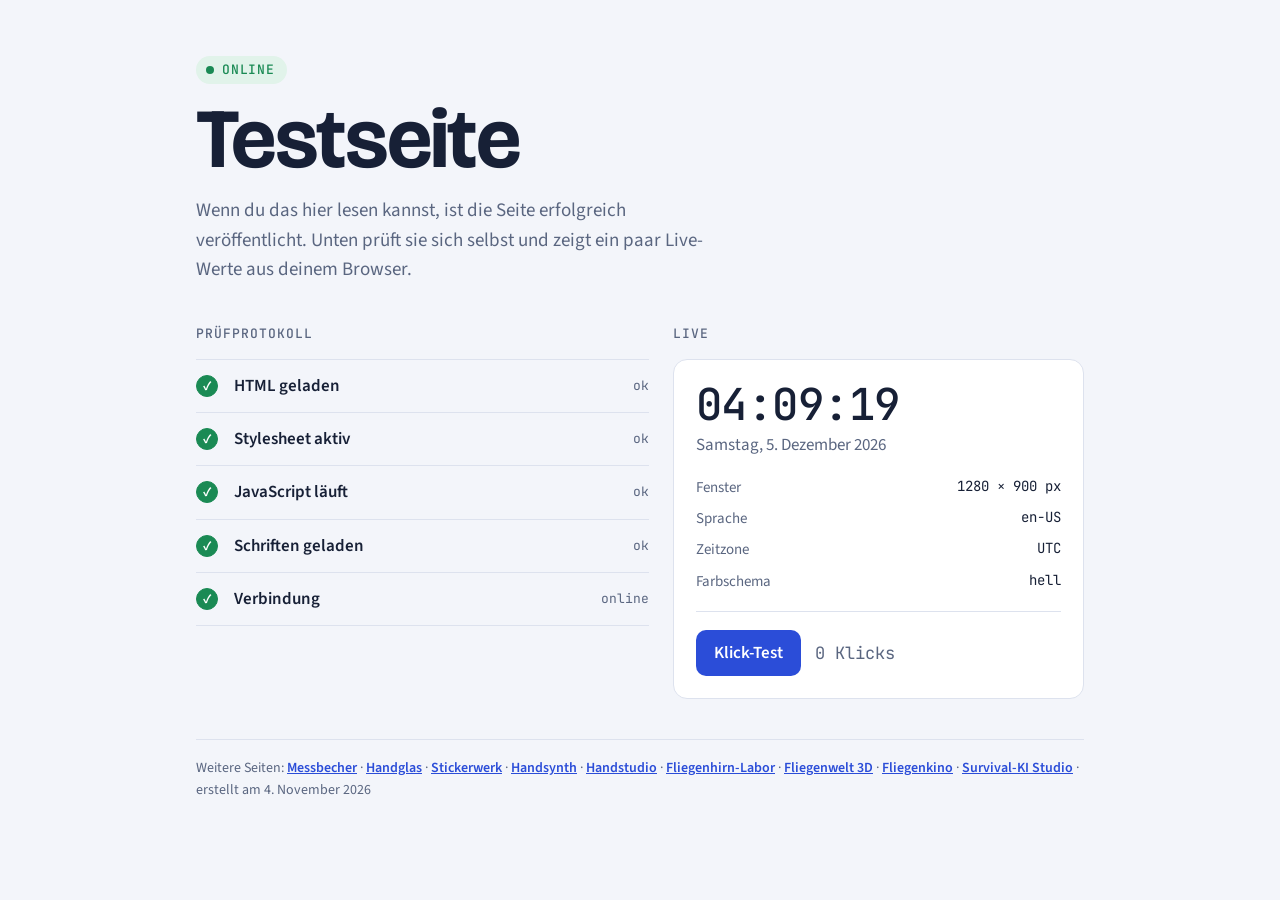
<file: index.html>
<!doctype html>
<html lang="de">
<head>
<meta charset="utf-8">
<meta name="viewport" content="width=device-width, initial-scale=1, viewport-fit=cover">
<title>Testseite</title>
<meta name="description" content="Eine kleine Testseite, die sich selbst prüft und Live-Werte aus dem Browser zeigt.">
<link rel="preconnect" href="https://fonts.googleapis.com">
<link rel="preconnect" href="https://fonts.gstatic.com" crossorigin>
<link rel="stylesheet" href="https://fonts.googleapis.com/css2?family=Bricolage+Grotesque:opsz,wght@12..96,500;12..96,700&family=Source+Sans+3:wght@400;600&family=JetBrains+Mono:wght@400;500&display=swap">
<style>
  /* Layout: eine ruhige Spalte – Kopf mit Status, darunter ein Prüfprotokoll und ein Live-Panel nebeneinander */
  :root {
    --bg: #f3f5fa;
    --surface: #ffffff;
    --fg: #172036;
    --muted: #5a6680;
    --line: #dde2ee;
    --accent: #2b4dd8;
    --ok: #1a8a54;
    --ok-soft: #e1f3ea;
    --font-display: "Bricolage Grotesque", "Segoe UI", system-ui, sans-serif;
    --font-body: "Source Sans 3", "Segoe UI", system-ui, sans-serif;
    --font-mono: "JetBrains Mono", ui-monospace, "SF Mono", Menlo, monospace;
  }
  @media (prefers-color-scheme: dark) {
    :root:not([data-theme="light"]) {
      --bg: #0f1422; --surface: #171e31; --fg: #e6eaf5; --muted: #98a3bd;
      --line: #28314a; --accent: #8ea4ff; --ok: #4fd18f; --ok-soft: #173326;
      color-scheme: dark;
    }
  }
  :root[data-theme="dark"] {
    --bg: #0f1422; --surface: #171e31; --fg: #e6eaf5; --muted: #98a3bd;
    --line: #28314a; --accent: #8ea4ff; --ok: #4fd18f; --ok-soft: #173326;
    color-scheme: dark;
  }

  *, *::before, *::after { box-sizing: border-box; }
  :root { padding-top: env(safe-area-inset-top, 0px); padding-bottom: env(safe-area-inset-bottom, 0px); background: var(--bg); }
  body {
    margin: 0;
    background: var(--bg);
    color: var(--fg);
    font-family: var(--font-body);
    font-size: 17px;
    line-height: 1.55;
  }
  .wrap {
    max-width: 920px;
    margin: 0 auto;
    padding-block: 56px 72px;
    padding-left: max(16px, env(safe-area-inset-left, 0px));
    padding-right: max(16px, env(safe-area-inset-right, 0px));
    display: grid;
    gap: 40px;
  }

  header { display: grid; gap: 14px; }
  .status {
    display: inline-flex; align-items: center; gap: 8px; width: fit-content;
    padding: 4px 12px 4px 10px; border-radius: 999px;
    background: var(--ok-soft); color: var(--ok);
    font-family: var(--font-mono); font-size: 13px; font-weight: 500;
    letter-spacing: .06em; text-transform: uppercase;
  }
  .dot { width: 8px; height: 8px; border-radius: 50%; background: var(--ok); animation: pulse 2s ease-in-out infinite; }
  @keyframes pulse { 50% { opacity: .35; } }
  h1 {
    font-family: var(--font-display); font-weight: 700;
    font-size: clamp(44px, 9vw, 84px); line-height: 1; letter-spacing: -.02em;
    margin: 0; text-wrap: balance;
  }
  .lede { margin: 0; max-width: 60ch; color: var(--muted); font-size: 19px; }

  .grid { display: grid; grid-template-columns: 1.1fr 1fr; gap: 24px; align-items: start; }
  @media (max-width: 720px) { .grid { grid-template-columns: 1fr; } }

  section { min-width: 0; display: grid; gap: 14px; }
  h2 {
    margin: 0; font-family: var(--font-mono); font-weight: 500; font-size: 13px;
    letter-spacing: .08em; text-transform: uppercase; color: var(--muted);
  }

  .checks { list-style: none; margin: 0; padding: 0; border-top: 1px solid var(--line); }
  .checks li {
    display: grid; grid-template-columns: 28px 1fr auto; align-items: center; gap: 10px;
    padding: 13px 0; border-bottom: 1px solid var(--line);
  }
  .mark {
    width: 22px; height: 22px; border-radius: 50%; display: grid; place-items: center;
    border: 1.5px solid var(--line); color: transparent; font-size: 13px; font-weight: 700;
    transition: background .3s, border-color .3s, color .3s;
  }
  .checks li.pass .mark { background: var(--ok); border-color: var(--ok); color: var(--surface); }
  .checks .what { font-weight: 600; }
  .checks .note { font-family: var(--font-mono); font-size: 13px; color: var(--muted); text-align: right; }

  .panel {
    background: var(--surface); border: 1px solid var(--line); border-radius: 14px;
    padding: 22px; display: grid; gap: 18px;
  }
  .clock {
    font-family: var(--font-mono); font-size: clamp(34px, 6vw, 44px); font-weight: 500;
    font-variant-numeric: tabular-nums; letter-spacing: -.01em; line-height: 1;
  }
  .date { color: var(--muted); margin-top: 6px; }
  dl { margin: 0; display: grid; grid-template-columns: auto 1fr; gap: 8px 16px; font-size: 15px; }
  dt { color: var(--muted); }
  dd { margin: 0; font-family: var(--font-mono); font-size: 14px; overflow-wrap: anywhere; text-align: right; }

  .tap { display: flex; align-items: center; gap: 14px; flex-wrap: wrap; border-top: 1px solid var(--line); padding-top: 18px; }
  button {
    font: inherit; font-weight: 600; cursor: pointer;
    padding: 10px 18px; border-radius: 10px; border: none;
    background: var(--accent); color: var(--surface);
    transition: transform .1s;
  }
  button:active { transform: scale(.97); }
  button:focus-visible { outline: 3px solid var(--accent); outline-offset: 3px; }
  .count { font-family: var(--font-mono); font-variant-numeric: tabular-nums; color: var(--muted); }

  footer { color: var(--muted); font-size: 14px; border-top: 1px solid var(--line); padding-top: 18px; }
  footer a { color: var(--accent); font-weight: 600; }

  @media (prefers-reduced-motion: reduce) {
    .dot { animation: none; }
    * { transition: none !important; }
  }
</style>
</head>
<body>

<div class="wrap">
  <header>
    <span class="status"><span class="dot"></span>Online</span>
    <h1>Testseite</h1>
    <p class="lede">Wenn du das hier lesen kannst, ist die Seite erfolgreich veröffentlicht. Unten prüft sie sich selbst und zeigt ein paar Live-Werte aus deinem Browser.</p>
  </header>

  <div class="grid">
    <section aria-labelledby="h-checks">
      <h2 id="h-checks">Prüfprotokoll</h2>
      <ul class="checks">
        <li class="pass" id="c-html"><span class="mark">✓</span><span class="what">HTML geladen</span><span class="note">ok</span></li>
        <li id="c-css"><span class="mark">✓</span><span class="what">Stylesheet aktiv</span><span class="note">…</span></li>
        <li id="c-js"><span class="mark">✓</span><span class="what">JavaScript läuft</span><span class="note">…</span></li>
        <li id="c-fonts"><span class="mark">✓</span><span class="what">Schriften geladen</span><span class="note">…</span></li>
        <li id="c-net"><span class="mark">✓</span><span class="what">Verbindung</span><span class="note">…</span></li>
      </ul>
    </section>

    <section aria-labelledby="h-live">
      <h2 id="h-live">Live</h2>
      <div class="panel">
        <div>
          <div class="clock" id="clock">--:--:--</div>
          <div class="date" id="date">&nbsp;</div>
        </div>
        <dl>
          <dt>Fenster</dt><dd id="i-size">–</dd>
          <dt>Sprache</dt><dd id="i-lang">–</dd>
          <dt>Zeitzone</dt><dd id="i-tz">–</dd>
          <dt>Farbschema</dt><dd id="i-theme">–</dd>
        </dl>
        <div class="tap">
          <button type="button" id="tap">Klick-Test</button>
          <span class="count" id="count">0 Klicks</span>
        </div>
      </div>
    </section>
  </div>

  <footer>Weitere Seiten: <a href="wasser/">Messbecher</a> · <a href="glas/">Handglas</a> · <a href="sticker/">Stickerwerk</a> · <a href="synth/">Handsynth</a> · <a href="studio/">Handstudio</a> · <a href="fliege/">Fliegenhirn-Labor</a> · <a href="fliege/welt.html">Fliegenwelt 3D</a> · <a href="fliege/kino.html">Fliegenkino</a> · <a href="survival-ki/">Survival-KI Studio</a> · erstellt am 4. November 2026</footer>
</div>

<script>
  const $ = (id) => document.getElementById(id);
  const pass = (id, note) => { const el = $(id); el.classList.add('pass'); el.querySelector('.note').textContent = note; };

  // CSS: prüfen, ob unsere Tokens angekommen sind
  const accent = getComputedStyle(document.documentElement).getPropertyValue('--accent').trim();
  if (accent) pass('c-css', 'ok');

  pass('c-js', 'ok');

  const net = () => {
    const el = $('c-net');
    if (navigator.onLine) pass('c-net', 'online');
    else { el.classList.remove('pass'); el.querySelector('.note').textContent = 'offline'; }
  };
  net();
  addEventListener('online', net); addEventListener('offline', net);

  if (document.fonts && document.fonts.ready) {
    document.fonts.ready.then(() => {
      const ok = document.fonts.check('700 20px "Bricolage Grotesque"');
      if (ok) pass('c-fonts', 'ok');
      else $('c-fonts').querySelector('.note').textContent = 'Ersatzschrift';
    });
  }

  const lang = navigator.language || 'de-DE';
  const tick = () => {
    const now = new Date();
    $('clock').textContent = now.toLocaleTimeString('de-DE');
    $('date').textContent = now.toLocaleDateString('de-DE', { weekday: 'long', day: 'numeric', month: 'long', year: 'numeric' });
  };
  tick(); setInterval(tick, 1000);

  const size = () => { $('i-size').textContent = innerWidth + ' × ' + innerHeight + ' px'; };
  size(); addEventListener('resize', size);

  $('i-lang').textContent = lang;
  try { $('i-tz').textContent = Intl.DateTimeFormat().resolvedOptions().timeZone; } catch (e) { $('i-tz').textContent = 'unbekannt'; }

  const mq = matchMedia('(prefers-color-scheme: dark)');
  const theme = () => {
    const forced = document.documentElement.getAttribute('data-theme');
    const dark = forced ? forced === 'dark' : mq.matches;
    $('i-theme').textContent = dark ? 'dunkel' : 'hell';
  };
  theme(); mq.addEventListener && mq.addEventListener('change', theme);

  let n = 0;
  $('tap').addEventListener('click', () => {
    n++;
    $('count').textContent = n + (n === 1 ? ' Klick' : ' Klicks');
  });
</script>
</body>
</html>
</file>
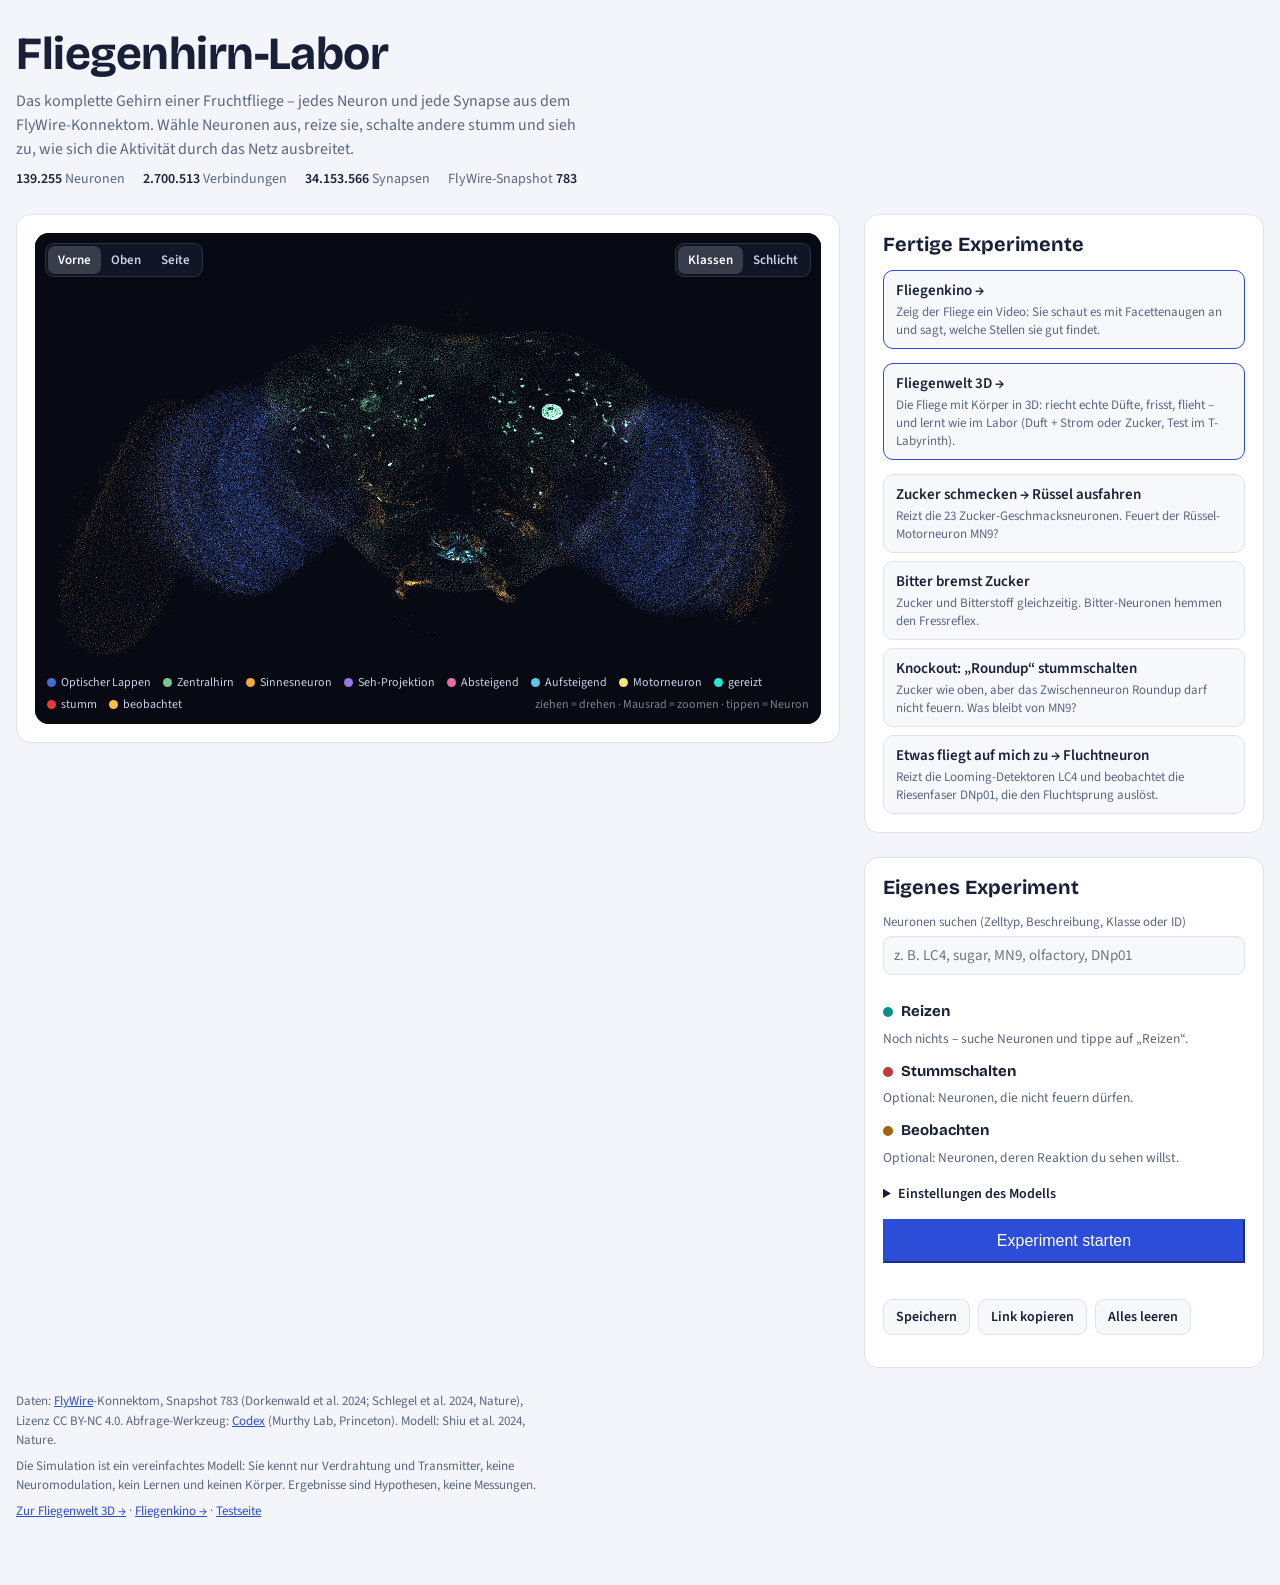
<file: fliege/index.html>
<!doctype html>
<html lang="de">
<head>
<meta charset="utf-8">
<meta name="viewport" content="width=device-width, initial-scale=1, viewport-fit=cover">
<title>Fliegenhirn-Labor</title>
<meta name="description" content="Das komplette Gehirn der Fruchtfliege (FlyWire, 139.255 Neuronen) im Browser: Neuronen reizen, stummschalten und beobachten.">
<link rel="preconnect" href="https://fonts.googleapis.com">
<link rel="preconnect" href="https://fonts.gstatic.com" crossorigin>
<link rel="stylesheet" href="https://fonts.googleapis.com/css2?family=Bricolage+Grotesque:opsz,wght@12..96,500;12..96,700&family=Source+Sans+3:wght@400;600&family=JetBrains+Mono:wght@400;500&display=swap">
<style>
  /* Layout: links das Gehirn (Bühne) mit Ergebnissen darunter, rechts der Experiment-Bau. Auf dem Handy untereinander. */
  :root {
    --bg: #f3f5fa; --surface: #ffffff; --surface-2: #f7f8fc; --fg: #172036; --muted: #5a6680; --line: #dde2ee;
    --accent: #2b4dd8; --accent-soft: #e6ebff;
    --stim: #0a8f86; --stim-soft: #dcf3f1;
    --silence: #c23a3a; --silence-soft: #f8e3e3;
    --watch: #a5650a; --watch-soft: #f8eedc;
    --stage: #070a12; --stage-fg: #c9d2ea;
    --font-display: "Bricolage Grotesque", "Segoe UI", system-ui, sans-serif;
    --font-body: "Source Sans 3", "Segoe UI", system-ui, sans-serif;
    --font-mono: "JetBrains Mono", ui-monospace, "SF Mono", Menlo, monospace;
    color-scheme: light;
  }
  @media (prefers-color-scheme: dark) {
    :root:not([data-theme="light"]) {
      --bg: #0f1422; --surface: #171e31; --surface-2: #1c2439; --fg: #e6eaf5; --muted: #98a3bd; --line: #2a3350;
      --accent: #8ea4ff; --accent-soft: #232d52;
      --stim: #3fd0c4; --stim-soft: #133533;
      --silence: #ff7b7b; --silence-soft: #3a1c22;
      --watch: #f0b54f; --watch-soft: #3a2c14;
      color-scheme: dark;
    }
  }
  :root[data-theme="dark"] {
    --bg: #0f1422; --surface: #171e31; --surface-2: #1c2439; --fg: #e6eaf5; --muted: #98a3bd; --line: #2a3350;
    --accent: #8ea4ff; --accent-soft: #232d52;
    --stim: #3fd0c4; --stim-soft: #133533;
    --silence: #ff7b7b; --silence-soft: #3a1c22;
    --watch: #f0b54f; --watch-soft: #3a2c14;
    color-scheme: dark;
  }
  *, *::before, *::after { box-sizing: border-box; }
  [hidden] { display: none !important; }
  :root { background: var(--bg); }
  body { margin: 0; background: var(--bg); color: var(--fg); font-family: var(--font-body); font-size: 16px; line-height: 1.5; }
  .wrap {
    max-width: 1320px; margin: 0 auto;
    padding: max(28px, env(safe-area-inset-top)) max(16px, env(safe-area-inset-right)) 64px max(16px, env(safe-area-inset-left));
    display: grid; gap: 24px;
  }
  h1, h2, h3 { font-family: var(--font-display); margin: 0; line-height: 1.15; }
  h1 { font-size: clamp(30px, 5vw, 46px); font-weight: 700; letter-spacing: -0.01em; }
  h2 { font-size: 20px; font-weight: 700; }
  h3 { font-size: 15px; font-weight: 700; }
  p { margin: 0; }
  a { color: var(--accent); }
  .muted { color: var(--muted); }
  .mono { font-family: var(--font-mono); font-size: 13px; }
  header { display: grid; gap: 8px; }
  header .lead { max-width: 70ch; color: var(--muted); }
  .stats { display: flex; flex-wrap: wrap; gap: 8px 18px; font-size: 14px; color: var(--muted); }
  .stats b { color: var(--fg); font-weight: 600; font-variant-numeric: tabular-nums; }

  .grid { display: grid; grid-template-columns: minmax(0, 1fr) 400px; gap: 24px; align-items: start; }
  @media (max-width: 980px) {
    .grid { grid-template-columns: minmax(0, 1fr); }
    .col { display: contents; }
    #stageCard { order: 1; } #presetCard { order: 2; } #builderCard { order: 3; } #resultsCard { order: 4; }
  }
  .col { display: grid; gap: 24px; min-width: 0; }
  .card { background: var(--surface); border: 1px solid var(--line); border-radius: 14px; padding: 18px; display: grid; gap: 14px; min-width: 0; }
  .card-head { display: flex; align-items: baseline; justify-content: space-between; gap: 12px; flex-wrap: wrap; }

  /* Bühne */
  .stage { position: relative; background: var(--stage); border-radius: 14px; overflow: hidden; aspect-ratio: 16 / 10; width: 100%; touch-action: none; cursor: grab; }
  @media (max-width: 640px) { .stage { aspect-ratio: 4 / 5; } .hint { display: none; } }
  .stage.dragging { cursor: grabbing; }
  .stage canvas { position: absolute; inset: 0; width: 100%; height: 100%; display: block; }
  .stage-ui { position: absolute; left: 10px; right: 10px; top: 10px; display: flex; justify-content: space-between; gap: 8px; flex-wrap: wrap; pointer-events: none; }
  .stage-ui > * { pointer-events: auto; }
  .seg { display: inline-flex; background: rgba(20, 26, 44, .82); border: 1px solid rgba(255,255,255,.12); border-radius: 9px; padding: 2px; }
  .seg button { background: none; border: 0; color: var(--stage-fg); font: 600 13px var(--font-body); padding: 5px 10px; border-radius: 7px; cursor: pointer; }
  .seg button[aria-pressed="true"] { background: rgba(255,255,255,.16); color: #fff; }
  .legend { position: absolute; left: 12px; bottom: 10px; display: flex; flex-wrap: wrap; gap: 4px 12px; color: var(--stage-fg); font-size: 12px; pointer-events: none; }
  .legend i { display: inline-block; width: 9px; height: 9px; border-radius: 50%; margin-right: 5px; vertical-align: -1px; }
  .hint { position: absolute; right: 12px; bottom: 10px; color: rgba(201,210,234,.6); font-size: 12px; pointer-events: none; }
  .loading { position: absolute; inset: 0; display: grid; place-content: center; gap: 10px; text-align: center; color: var(--stage-fg); padding: 16px; }
  .loading .bar { width: min(320px, 70vw); }
  .bar { height: 6px; border-radius: 3px; background: rgba(128,140,170,.25); overflow: hidden; }
  .bar > span { display: block; height: 100%; width: 0; background: var(--accent); transition: width .15s; }
  .tooltip { position: absolute; pointer-events: none; background: rgba(15,20,34,.94); color: #e8ecf8; font-size: 12.5px; padding: 6px 9px; border-radius: 8px; border: 1px solid rgba(255,255,255,.14); max-width: 260px; display: none; }

  .playback { display: flex; align-items: center; gap: 10px; }
  .playback input[type=range] { flex: 1; min-width: 0; }
  .playback .mono { min-width: 70px; text-align: right; }

  /* Formular-Elemente */
  button.btn { font: 600 14px var(--font-body); border-radius: 9px; border: 1px solid var(--line); background: var(--surface-2); color: var(--fg); padding: 7px 12px; cursor: pointer; }
  button.btn:hover { border-color: var(--muted); }
  button.btn:disabled { opacity: .5; cursor: default; }
  button.primary { background: var(--accent); border-color: var(--accent); color: #fff; font-size: 16px; padding: 11px 16px; width: 100%; }
  :root[data-theme="dark"] button.primary { color: #0f1422; }
  @media (prefers-color-scheme: dark) { :root:not([data-theme="light"]) button.primary { color: #0f1422; } }
  button.mini { font: 600 12px var(--font-body); border-radius: 7px; border: 1px solid var(--line); background: var(--surface); color: var(--fg); padding: 3px 8px; cursor: pointer; white-space: nowrap; }
  button.mini.stim { color: var(--stim); border-color: color-mix(in srgb, var(--stim) 45%, var(--line)); }
  button.mini.silence { color: var(--silence); border-color: color-mix(in srgb, var(--silence) 45%, var(--line)); }
  button.mini.watch { color: var(--watch); border-color: color-mix(in srgb, var(--watch) 45%, var(--line)); }
  input[type=search], input[type=number], input[type=text], select {
    font: 15px var(--font-body); color: var(--fg); background: var(--surface-2); border: 1px solid var(--line); border-radius: 9px; padding: 8px 10px; width: 100%; min-width: 0;
  }
  input:focus-visible, select:focus-visible, button:focus-visible { outline: 2px solid var(--accent); outline-offset: 1px; }
  label.field { display: grid; gap: 4px; font-size: 13px; color: var(--muted); }
  .fields { display: grid; grid-template-columns: 1fr 1fr; gap: 10px; }

  .presets { display: grid; gap: 8px; }
  .preset { text-align: left; display: grid; gap: 2px; font: 15px var(--font-body); color: var(--fg); background: var(--surface-2); border: 1px solid var(--line); border-radius: 10px; padding: 9px 12px; cursor: pointer; }
  .preset:hover { border-color: var(--accent); }
  .preset b { font-weight: 600; }
  .preset span { font-size: 13px; color: var(--muted); }

  .results { display: grid; gap: 4px; max-height: 320px; overflow: auto; }
  .res { display: grid; grid-template-columns: minmax(0, 1fr) auto; gap: 8px; align-items: center; padding: 7px 8px; border-radius: 8px; }
  .res:hover { background: var(--surface-2); }
  .res .name { min-width: 0; }
  .res .name button { all: unset; cursor: pointer; font-weight: 600; overflow-wrap: anywhere; }
  .res .name button:hover { color: var(--accent); }
  .res .sub { font-size: 12.5px; color: var(--muted); overflow: hidden; text-overflow: ellipsis; white-space: nowrap; }
  .res .acts { display: flex; gap: 4px; }

  .lists { display: grid; gap: 12px; }
  .list h3 { display: flex; align-items: center; gap: 8px; margin-bottom: 6px; }
  .dot { width: 10px; height: 10px; border-radius: 50%; display: inline-block; }
  .chips { display: grid; gap: 6px; }
  .chip { display: grid; grid-template-columns: minmax(0, 1fr) auto auto; gap: 8px; align-items: center; padding: 6px 8px 6px 10px; border-radius: 9px; font-size: 14px; }
  .chip.stim { background: var(--stim-soft); }
  .chip.silence { background: var(--silence-soft); }
  .chip.watch { background: var(--watch-soft); }
  .chip .n { overflow-wrap: anywhere; }
  .chip .n small { color: var(--muted); }
  .chip input[type=number] { width: 78px; padding: 3px 6px; font-size: 13px; }
  .chip .x { all: unset; cursor: pointer; padding: 0 4px; color: var(--muted); font-size: 18px; line-height: 1; }
  .chip .x:hover { color: var(--fg); }
  .empty { font-size: 13.5px; color: var(--muted); padding: 2px 0; }
  details summary { cursor: pointer; font-weight: 600; font-size: 14px; }
  details[open] summary { margin-bottom: 10px; }
  .runrow { display: grid; gap: 8px; }
  .status-line { font-size: 13.5px; color: var(--muted); min-height: 1.5em; }

  /* Ergebnisse */
  .summary { display: grid; grid-template-columns: repeat(auto-fit, minmax(140px, 1fr)); gap: 10px; }
  .kpi { background: var(--surface-2); border-radius: 10px; padding: 10px 12px; }
  .kpi b { display: block; font: 700 24px var(--font-display); font-variant-numeric: tabular-nums; }
  .kpi span { font-size: 13px; color: var(--muted); }
  .tabs { display: inline-flex; border: 1px solid var(--line); border-radius: 9px; padding: 2px; }
  .tabs button { background: none; border: 0; color: var(--muted); font: 600 13px var(--font-body); padding: 5px 10px; border-radius: 7px; cursor: pointer; }
  .tabs button[aria-pressed="true"] { background: var(--accent-soft); color: var(--fg); }
  .table-wrap { overflow-x: auto; }
  table { border-collapse: collapse; width: 100%; font-size: 14px; }
  th, td { text-align: left; padding: 6px 8px; border-bottom: 1px solid var(--line); white-space: nowrap; }
  th { font-size: 12px; text-transform: uppercase; letter-spacing: .04em; color: var(--muted); font-weight: 600; }
  td.num, th.num { text-align: right; font-variant-numeric: tabular-nums; }
  td .link { all: unset; cursor: pointer; font-weight: 600; }
  td .link:hover { color: var(--accent); }
  .rbar { position: relative; min-width: 110px; }
  .rbar i { position: absolute; left: 0; top: 50%; height: 6px; margin-top: -3px; border-radius: 3px; background: var(--accent); opacity: .3; }
  .rbar span { position: relative; }
  .delta-up { color: var(--stim); } .delta-down { color: var(--silence); }
  .tag { display: inline-block; font-size: 11px; font-weight: 600; padding: 1px 6px; border-radius: 5px; margin-left: 6px; vertical-align: 1px; }
  .tag.stim { background: var(--stim-soft); color: var(--stim); }
  .tag.silence { background: var(--silence-soft); color: var(--silence); }
  .tag.watch { background: var(--watch-soft); color: var(--watch); }
  #raster { width: 100%; height: 360px; display: block; background: var(--surface-2); border-radius: 10px; cursor: pointer; }

  /* Neuron-Steckbrief */
  dialog { border: 1px solid var(--line); border-radius: 16px; background: var(--surface); color: var(--fg); padding: 0; width: min(640px, calc(100vw - 32px)); max-height: calc(100vh - 48px); }
  dialog::backdrop { background: rgba(5, 8, 16, .55); }
  .dlg { padding: 20px; display: grid; gap: 14px; }
  .dlg-head { display: flex; justify-content: space-between; gap: 12px; align-items: start; }
  .facts { display: grid; grid-template-columns: repeat(auto-fit, minmax(130px, 1fr)); gap: 8px 14px; font-size: 14px; }
  .facts div span { display: block; font-size: 12px; color: var(--muted); }
  .partners { display: grid; grid-template-columns: 1fr 1fr; gap: 14px; }
  @media (max-width: 560px) { .partners { grid-template-columns: 1fr; } .fields { grid-template-columns: 1fr; } }
  .partners ol { margin: 6px 0 0; padding-left: 20px; font-size: 14px; display: grid; gap: 3px; }
  .partners li button { all: unset; cursor: pointer; }
  .partners li button:hover { color: var(--accent); }
  .partners li small { color: var(--muted); }
  .dlg-acts { display: flex; flex-wrap: wrap; gap: 8px; }

  .saved { display: grid; gap: 6px; }
  .saved-row { display: flex; gap: 6px; align-items: center; }
  .saved-row span { flex: 1; min-width: 0; overflow: hidden; text-overflow: ellipsis; white-space: nowrap; font-size: 14px; }
  footer { font-size: 13px; color: var(--muted); display: grid; gap: 6px; max-width: 90ch; }
  .sr { position: absolute; width: 1px; height: 1px; overflow: hidden; clip: rect(0 0 0 0); }
</style>
</head>
<body>
<div class="wrap">
  <header>
    <h1>Fliegenhirn-Labor</h1>
    <p class="lead">Das komplette Gehirn einer Fruchtfliege – jedes Neuron und jede Synapse aus dem FlyWire-Konnektom. Wähle Neuronen aus, reize sie, schalte andere stumm und sieh zu, wie sich die Aktivität durch das Netz ausbreitet.</p>
    <div class="stats" id="stats"><span>Lade Daten …</span></div>
  </header>

  <div class="grid">
    <div class="col">
      <section class="card" id="stageCard" aria-label="Gehirnansicht">
        <div class="stage" id="stage">
          <canvas id="brain"></canvas>
          <div class="stage-ui">
            <div class="seg" role="group" aria-label="Blickrichtung">
              <button data-view="front" aria-pressed="true">Vorne</button>
              <button data-view="top" aria-pressed="false">Oben</button>
              <button data-view="side" aria-pressed="false">Seite</button>
            </div>
            <div class="seg" role="group" aria-label="Färbung">
              <button data-color="class" aria-pressed="true">Klassen</button>
              <button data-color="plain" aria-pressed="false">Schlicht</button>
            </div>
          </div>
          <div class="legend" id="legend"></div>
          <div class="hint">ziehen = drehen · Mausrad = zoomen · tippen = Neuron</div>
          <div class="tooltip" id="tooltip"></div>
          <div class="loading" id="loading">
            <div id="loadingText">Lade das Fliegenhirn …</div>
            <div class="bar"><span id="loadingBar"></span></div>
          </div>
        </div>
        <div class="playback" id="playback" hidden>
          <button class="btn" id="playBtn" aria-label="Abspielen">▶ Abspielen</button>
          <input type="range" id="timeSlider" min="0" max="1000" value="1000" step="1" aria-label="Zeitpunkt">
          <span class="mono" id="timeLabel">alle</span>
        </div>
      </section>

      <section class="card" id="resultsCard" hidden>
        <div class="card-head">
          <h2>Ergebnis</h2>
          <div style="display:flex; gap:8px; flex-wrap:wrap">
            <button class="btn" id="csvBtn">CSV herunterladen</button>
          </div>
        </div>
        <div class="summary" id="summary"></div>
        <div id="watchOut"></div>
        <div class="card-head">
          <h3>Aktivste Neuronen</h3>
          <div class="tabs" role="group" aria-label="Gruppierung">
            <button data-tab="neurons" aria-pressed="true">Neuronen</button>
            <button data-tab="types" aria-pressed="false">Zelltypen</button>
            <button data-tab="classes" aria-pressed="false">Klassen</button>
          </div>
        </div>
        <div class="table-wrap" id="topOut"></div>
        <h3>Spike-Raster <span class="muted" style="font-weight:400">(erster Durchlauf, Zeile antippen für Steckbrief)</span></h3>
        <canvas id="raster"></canvas>
      </section>
    </div>

    <div class="col">
      <section class="card" id="presetCard">
        <h2>Fertige Experimente</h2>
        <a href="kino.html" class="preset" style="text-decoration:none; border-color:var(--accent)"><b>Fliegenkino →</b><span>Zeig der Fliege ein Video: Sie schaut es mit Facettenaugen an und sagt, welche Stellen sie gut findet.</span></a>
        <a href="welt.html" class="preset" style="text-decoration:none; border-color:var(--accent)"><b>Fliegenwelt 3D →</b><span>Die Fliege mit Körper in 3D: riecht echte Düfte, frisst, flieht – und lernt wie im Labor (Duft + Strom oder Zucker, Test im T-Labyrinth).</span></a>
        <div class="presets" id="presets"></div>
      </section>

      <section class="card" id="builderCard">
        <h2>Eigenes Experiment</h2>
        <label class="field">Neuronen suchen (Zelltyp, Beschreibung, Klasse oder ID)
          <input type="search" id="search" placeholder="z. B. LC4, sugar, MN9, olfactory, DNp01" autocomplete="off" disabled>
        </label>
        <div class="results" id="results"></div>

        <div class="lists">
          <div class="list"><h3><span class="dot" style="background:var(--stim)"></span>Reizen</h3><div class="chips" id="list-stim"></div></div>
          <div class="list"><h3><span class="dot" style="background:var(--silence)"></span>Stummschalten</h3><div class="chips" id="list-silence"></div></div>
          <div class="list"><h3><span class="dot" style="background:var(--watch)"></span>Beobachten</h3><div class="chips" id="list-watch"></div></div>
        </div>

        <details>
          <summary>Einstellungen des Modells</summary>
          <div class="fields">
            <label class="field">Dauer (ms)<input type="number" id="pT" value="1000" min="50" max="5000" step="50"></label>
            <label class="field">Durchläufe<input type="number" id="pTrials" value="1" min="1" max="20" step="1"></label>
            <label class="field">Gewicht je Synapse (mV)<input type="number" id="pW" value="0.275" min="0" max="5" step="0.025"></label>
            <label class="field">Zufallszahl (Seed)<input type="number" id="pSeed" value="1" min="1" step="1"></label>
            <label class="field" style="grid-column: 1 / -1">Dopamin, Serotonin, Octopamin wirken
              <select id="pMod"><option value="1">erregend</option><option value="-1">hemmend</option><option value="0">gar nicht</option></select>
            </label>
          </div>
          <p class="muted" style="font-size:13px; margin-top:10px">Leaky-Integrate-and-Fire-Modell nach Shiu et al. (2024): Acetylcholin erregt, GABA und Glutamat hemmen. Jede Synapse verschiebt das Membranpotential des Ziels um das eingestellte Gewicht.</p>
        </details>

        <div class="runrow">
          <button class="primary" id="runBtn" disabled>Experiment starten</button>
          <div class="bar" id="runBar" hidden><span></span></div>
          <div class="status-line" id="runStatus"></div>
          <div style="display:flex; gap:8px; flex-wrap:wrap">
            <button class="btn" id="saveBtn">Speichern</button>
            <button class="btn" id="shareBtn">Link kopieren</button>
            <button class="btn" id="clearBtn">Alles leeren</button>
          </div>
        </div>
        <div class="saved" id="saved"></div>
      </section>
    </div>
  </div>

  <footer>
    <p>Daten: <a href="https://flywire.ai" target="_blank" rel="noopener">FlyWire</a>-Konnektom, Snapshot 783 (Dorkenwald et al. 2024; Schlegel et al. 2024, Nature), Lizenz CC BY-NC 4.0. Abfrage-Werkzeug: <a href="https://codex.flywire.ai" target="_blank" rel="noopener">Codex</a> (Murthy Lab, Princeton). Modell: Shiu et al. 2024, Nature.</p>
    <p>Die Simulation ist ein vereinfachtes Modell: Sie kennt nur Verdrahtung und Transmitter, keine Neuromodulation, kein Lernen und keinen Körper. Ergebnisse sind Hypothesen, keine Messungen.</p>
    <p><a href="welt.html">Zur Fliegenwelt 3D →</a> · <a href="kino.html">Fliegenkino →</a> · <a href="../">Testseite</a></p>
  </footer>
</div>

<dialog id="cardDlg"><div class="dlg" id="cardBody"></div></dialog>

<script>
"use strict";
// ======================================================================
// Daten laden
// ======================================================================
const $ = (s, el = document) => el.querySelector(s);
const fmt = new Intl.NumberFormat("de-DE");
const fmt1 = new Intl.NumberFormat("de-DE", { maximumFractionDigits: 1 });
const NT_NAME = { ACH: "Acetylcholin", GABA: "GABA", GLUT: "Glutamat", DA: "Dopamin", SER: "Serotonin", OCT: "Octopamin", "": "unbekannt" };
const SC_NAME = {
  optic: "Optischer Lappen", central: "Zentralhirn", sensory: "Sinnesneuron", visual_projection: "Seh-Projektion",
  ascending: "Aufsteigend", descending: "Absteigend", motor: "Motorneuron", visual_centrifugal: "Seh-Zentrifugal",
  endocrine: "Hormonell", sensory_ascending: "Sinnes-aufsteigend", "": "ohne Klasse",
};
const SC_COLOR = {
  optic: [70, 110, 210], central: [120, 200, 150], sensory: [240, 170, 70], visual_projection: [150, 120, 230],
  ascending: [90, 200, 230], descending: [230, 110, 170], motor: [250, 230, 120], visual_centrifugal: [200, 140, 220],
  endocrine: [255, 140, 110], sensory_ascending: [240, 200, 110], "": [130, 140, 160],
};
const D = {}; // alle Daten

async function fetchBytes(url, onProgress) {
  const r = await fetch(url);
  if (!r.ok) throw new Error(url + ": HTTP " + r.status);
  const total = +r.headers.get("content-length") || 0;
  const reader = r.body.getReader();
  const parts = []; let got = 0;
  for (;;) {
    const { done, value } = await reader.read();
    if (done) break;
    parts.push(value); got += value.length;
    onProgress(got, total);
  }
  let bytes = new Uint8Array(got), o = 0;
  for (const p of parts) { bytes.set(p, o); o += p.length; }
  // gzip selbst entpacken (falls der Server es nicht schon getan hat)
  if (bytes[0] === 0x1f && bytes[1] === 0x8b) {
    const ds = new Response(new Blob([bytes]).stream().pipeThrough(new DecompressionStream("gzip")));
    bytes = new Uint8Array(await ds.arrayBuffer());
  }
  return bytes;
}

async function loadData() {
  const files = [["data/meta.json.gz", 1.7e6], ["data/pos.bin.gz", 0.8e6], ["data/conn.bin.gz", 9.2e6]];
  const totalGuess = files.reduce((a, f) => a + f[1], 0);
  const got = files.map(() => 0);
  const prog = (k) => (g) => {
    got[k] = g;
    const f = Math.min(1, got.reduce((a, b) => a + b, 0) / totalGuess);
    $("#loadingBar").style.width = (f * 100).toFixed(0) + "%";
    $("#loadingText").textContent = "Lade das Fliegenhirn … " + fmt1.format(got.reduce((a, b) => a + b, 0) / 1e6) + " MB";
  };
  const [metaB, posB, connB] = await Promise.all(files.map((f, k) => fetchBytes(f[0], prog(k))));
  $("#loadingText").textContent = "Baue das Netzwerk auf …";
  await new Promise((r) => setTimeout(r, 20));

  const meta = JSON.parse(new TextDecoder().decode(metaB));
  const N = meta.count;
  D.meta = meta; D.N = N;
  D.ids = meta.ids; D.label = meta.label; D.alt = meta.alt;
  D.dict = meta.dict;
  for (const k of Object.keys(meta.col)) D[k] = Uint32Array.from(meta.col[k]);
  D.typeName = (i) => D.dict.type[D.type[i]];
  D.ntName = (i) => D.dict.nt[D.nt[i]];
  D.scName = (i) => D.dict.sc[D.sc[i]];
  D.sideName = (i) => D.dict.side[D.side[i]];

  const buf = connB.buffer.slice(connB.byteOffset, connB.byteOffset + connB.byteLength);
  D.offsets = new Uint32Array(buf, 0, N + 1);
  const E = D.offsets[N]; D.E = E;
  D.post = new Uint32Array(buf, (N + 1) * 4, E);
  D.syn = new Uint16Array(buf, (N + 1) * 4 + E * 4, E);
  D.ntCode = Uint8Array.from(D.nt, (k) => { const n = D.dict.nt[k]; return n === "ACH" ? 0 : (n === "GABA" || n === "GLUT") ? 1 : n ? 2 : 3; });

  // Positionen zentrieren und auf [-1, 1] skalieren
  const pos = new Uint16Array(posB.buffer.slice(posB.byteOffset, posB.byteOffset + posB.byteLength));
  const mn = [Infinity, Infinity, Infinity], mx = [-Infinity, -Infinity, -Infinity];
  for (let i = 0; i < N; i++) for (let a = 0; a < 3; a++) { const v = pos[i * 3 + a]; if (v < mn[a]) mn[a] = v; if (v > mx[a]) mx[a] = v; }
  const c = mn.map((m, a) => (m + mx[a]) / 2), s = Math.max(...mx.map((m, a) => m - mn[a])) / 2;
  D.px = new Float32Array(N); D.py = new Float32Array(N); D.pz = new Float32Array(N);
  for (let i = 0; i < N; i++) { D.px[i] = (pos[i * 3] - c[0]) / s; D.py[i] = (pos[i * 3 + 1] - c[1]) / s; D.pz[i] = (pos[i * 3 + 2] - c[2]) / s; }

  // Suchtexte vorbereiten
  D.searchText = new Array(N);
  for (let i = 0; i < N; i++) D.searchText[i] = (D.typeName(i) + " " + D.alt[i] + " " + D.label[i]).toLowerCase();

  let syn = 0; for (let e = 0; e < E; e++) syn += D.syn[e];
  $("#stats").innerHTML = `<span><b>${fmt.format(N)}</b> Neuronen</span><span><b>${fmt.format(E)}</b> Verbindungen</span><span><b>${fmt.format(syn)}</b> Synapsen</span><span>FlyWire-Snapshot <b>${meta.version}</b></span>`;
}

// eingehende Verbindungen erst bei Bedarf aufbauen
function inputs() {
  if (D.inOff) return;
  const N = D.N, E = D.E;
  const cnt = new Uint32Array(N + 1);
  for (let e = 0; e < E; e++) cnt[D.post[e] + 1]++;
  for (let i = 0; i < N; i++) cnt[i + 1] += cnt[i];
  const fill = cnt.slice(0, N), pre = new Uint32Array(E), syn = new Uint16Array(E);
  for (let i = 0; i < N; i++) for (let e = D.offsets[i]; e < D.offsets[i + 1]; e++) { const j = D.post[e], k = fill[j]++; pre[k] = i; syn[k] = D.syn[e]; }
  D.inOff = cnt; D.inPre = pre; D.inSyn = syn;
}

function displayName(i) {
  const t = D.typeName(i);
  if (t) return t;
  const l = D.label[i].split(/[;|,(]/)[0].trim();
  if (l && l.length <= 40) return l;
  return "Neuron …" + D.ids[i].slice(-6);
}
const sideShort = (i) => ({ left: "L", right: "R", center: "M" }[D.sideName(i)] || "");
const esc = (s) => String(s).replace(/[&<>"']/g, (c) => ({ "&": "&amp;", "<": "&lt;", ">": "&gt;", '"': "&quot;", "'": "&#39;" }[c]));

// ======================================================================
// Experiment-Zustand
// ======================================================================
const state = { stim: [], silence: [], watch: [] };
let groupSeq = 1;
let lastRes = null, prevRes = null;

function addGroup(kind, name, idx, rate) {
  if (!idx.length) return;
  const g = { id: groupSeq++, name, idx: Array.from(idx) };
  if (kind === "stim") g.rate = rate || 100;
  state[kind].push(g);
  renderLists(); renderBrainBase(); drawBrain();
}
function setOf(kind) { const s = new Set(); for (const g of state[kind]) for (const i of g.idx) s.add(i); return s; }

function renderLists() {
  for (const kind of ["stim", "silence", "watch"]) {
    const el = $("#list-" + kind);
    if (!state[kind].length) {
      el.innerHTML = `<div class="empty">${{ stim: "Noch nichts – suche Neuronen und tippe auf „Reizen“.", silence: "Optional: Neuronen, die nicht feuern dürfen.", watch: "Optional: Neuronen, deren Reaktion du sehen willst." }[kind]}</div>`;
      continue;
    }
    el.innerHTML = state[kind].map((g) => `
      <div class="chip ${kind}">
        <span class="n">${esc(g.name)} <small>· ${fmt.format(g.idx.length)} Neuron${g.idx.length === 1 ? "" : "en"}</small></span>
        ${kind === "stim" ? `<label><span class="sr">Reizfrequenz in Hz</span><input type="number" min="0" max="1000" step="10" value="${g.rate}" data-rate="${g.id}" title="Reizfrequenz (Hz)"></label>` : "<span></span>"}
        <button class="x" data-remove="${kind}:${g.id}" aria-label="entfernen">×</button>
      </div>`).join("");
  }
}
document.addEventListener("input", (e) => {
  const id = e.target.dataset && e.target.dataset.rate;
  if (id) { const g = state.stim.find((g) => g.id === +id); if (g) g.rate = Math.max(0, +e.target.value || 0); }
});
document.addEventListener("click", (e) => {
  const r = e.target.closest("[data-remove]");
  if (r) {
    const [kind, id] = r.dataset.remove.split(":");
    state[kind] = state[kind].filter((g) => g.id !== +id);
    renderLists(); renderBrainBase(); drawBrain();
  }
});

// ======================================================================
// Suche
// ======================================================================
function search(q) {
  q = q.trim().toLowerCase();
  if (q.length < 2) return [];
  const out = [];
  if (/^\d{6,}$/.test(q)) {
    for (let i = 0; i < D.N; i++) if (D.ids[i].includes(q)) { out.push({ name: displayName(i), idx: [i], single: i }); if (out.length > 20) break; }
    return out;
  }
  // Zelltypen
  const typeHits = [];
  D.dict.type.forEach((t, k) => { if (t && t.toLowerCase().includes(q)) typeHits.push(k); });
  typeHits.sort((a, b) => (D.dict.type[a].toLowerCase() === q ? -1 : 0) - (D.dict.type[b].toLowerCase() === q ? -1 : 0) || D.dict.type[a].length - D.dict.type[b].length);
  const byType = new Map(typeHits.slice(0, 25).map((k) => [k, []]));
  if (byType.size) for (let i = 0; i < D.N; i++) { const a = byType.get(D.type[i]); if (a) a.push(i); }
  for (const [k, idx] of byType) out.push({ name: D.dict.type[k], idx, sub: "Zelltyp · " + summarize(idx) });
  // Klassen
  for (const key of ["sc", "cls"]) {
    D.dict[key].forEach((t, k) => {
      const nice = key === "sc" ? (SC_NAME[t] || t) : t;
      if (t && (t.toLowerCase().includes(q) || nice.toLowerCase().includes(q))) {
        const idx = []; for (let i = 0; i < D.N; i++) if (D[key][i] === k) idx.push(i);
        out.push({ name: nice, idx, sub: (key === "sc" ? "Hauptklasse" : "Klasse") + " · " + fmt.format(idx.length) + " Neuronen" });
      }
    });
  }
  // Text in Beschreibungen
  const textHits = [];
  for (let i = 0; i < D.N; i++) if (D.searchText[i].includes(q)) textHits.push(i);
  if (textHits.length > 1) out.push({ name: "„" + q + "“ in Beschreibung/Typ", idx: textHits, sub: "alle Treffer · " + summarize(textHits) });
  for (const i of textHits.slice(0, 15)) out.push({ name: displayName(i) + (sideShort(i) ? " (" + sideShort(i) + ")" : ""), idx: [i], single: i, sub: D.label[i] || SC_NAME[D.scName(i)] || "" });
  return out.slice(0, 60);
}
function summarize(idx) {
  const sides = { L: 0, R: 0 };
  for (const i of idx) { const s = sideShort(i); if (s === "L") sides.L++; else if (s === "R") sides.R++; }
  return fmt.format(idx.length) + " Neuron" + (idx.length === 1 ? "" : "en") + (sides.L || sides.R ? ` (${sides.L} L / ${sides.R} R)` : "");
}
let searchHits = [];
function renderSearch() {
  const q = $("#search").value;
  searchHits = search(q);
  const el = $("#results");
  if (!q.trim()) { el.innerHTML = ""; return; }
  if (!searchHits.length) { el.innerHTML = `<div class="empty">Nichts gefunden. Versuche englische Begriffe wie „olfactory“, „bitter“, „wing“ oder Zelltypen wie „DNa02“.</div>`; return; }
  el.innerHTML = searchHits.map((h, k) => `
    <div class="res">
      <div class="name"><button data-hit="${k}">${esc(h.name)}</button><div class="sub">${esc(h.sub || summarize(h.idx))}</div></div>
      <div class="acts">
        <button class="mini stim" data-add="stim:${k}">Reizen</button>
        <button class="mini silence" data-add="silence:${k}">Stumm</button>
        <button class="mini watch" data-add="watch:${k}">Beob.</button>
      </div>
    </div>`).join("");
}
let searchTimer = 0;
$("#search").addEventListener("input", () => { clearTimeout(searchTimer); searchTimer = setTimeout(renderSearch, 160); });
$("#results").addEventListener("click", (e) => {
  const a = e.target.closest("[data-add]");
  if (a) { const [kind, k] = a.dataset.add.split(":"); const h = searchHits[+k]; addGroup(kind, h.name, h.idx); return; }
  const h = e.target.closest("[data-hit]");
  if (h) { const hit = searchHits[+h.dataset.hit]; if (hit.idx.length === 1) openCard(hit.idx[0]); else { highlight = new Set(hit.idx); renderBrainBase(); drawBrain(); } }
});

// ======================================================================
// Gehirn zeichnen (Punktwolke auf Canvas, additiv)
// ======================================================================
const canvas = $("#brain"), ctx = canvas.getContext("2d");
const view = { yaw: 0, pitch: 0, zoom: 1, colorMode: "class" };
let img = null, base = null, W = 0, H = 0, dpr = 1;
let highlight = null; // Suchtreffer kurz hervorheben
let proj = null; // projizierte Pixel je Neuron (fürs Antippen)

function resize() {
  const r = canvas.getBoundingClientRect();
  dpr = Math.min(2, window.devicePixelRatio || 1);
  W = Math.max(1, Math.round(r.width * dpr)); H = Math.max(1, Math.round(r.height * dpr));
  canvas.width = W; canvas.height = H;
  img = ctx.createImageData(W, H); base = new Uint8ClampedArray(W * H * 4);
  if (D.N) { renderBrainBase(); drawBrain(); }
}
function project() {
  const N = D.N, cy = Math.cos(view.yaw), sy = Math.sin(view.yaw), cp = Math.cos(view.pitch), sp = Math.sin(view.pitch);
  const sc = Math.min(W, H * 1.75) * 0.47 * view.zoom, ox = W / 2, oy = H / 2;
  if (!proj || proj.length !== N * 2) proj = new Int32Array(N * 2);
  for (let i = 0; i < N; i++) {
    const x = D.px[i], y = D.py[i], z = D.pz[i];
    const x1 = x * cy + z * sy, z1 = -x * sy + z * cy;
    const y1 = y * cp - z1 * sp;
    proj[i * 2] = (ox + x1 * sc) | 0; proj[i * 2 + 1] = (oy + y1 * sc) | 0;
  }
}
function splat(buf, i, r, g, b, size) {
  const x0 = proj[i * 2], y0 = proj[i * 2 + 1];
  const h = size >> 1;
  for (let dy = -h; dy < size - h; dy++) {
    const y = y0 + dy; if (y < 0 || y >= H) continue;
    for (let dx = -h; dx < size - h; dx++) {
      const x = x0 + dx; if (x < 0 || x >= W) continue;
      const o = (y * W + x) * 4;
      buf[o] += r; buf[o + 1] += g; buf[o + 2] += b;
    }
  }
}
function heat(f) { // 0..1 -> Farbe (dunkelrot -> orange -> gelb -> weiß)
  f = Math.max(0, Math.min(1, f));
  return [255 * Math.min(1, 0.35 + f * 1.3), 255 * Math.max(0, Math.min(1, f * 1.6 - 0.25)), 255 * Math.max(0, f * 2 - 1)];
}
function renderBrainBase() {
  if (!D.N || !base) return;
  project();
  base.fill(0);
  for (let o = 0; o < base.length; o += 4) { base[o] = 7; base[o + 1] = 10; base[o + 2] = 18; base[o + 3] = 255; }
  const plain = view.colorMode === "plain";
  const k = lastRes ? 0.5 : 1; // nach einem Lauf die Grundwolke dimmen
  const s = dpr >= 1.5 ? 2 : 1;
  const cols = D.dict.sc.map((n) => (SC_COLOR[n] || SC_COLOR[""]).map((c) => c * (plain ? 0 : 1)));
  for (let i = 0; i < D.N; i++) {
    const c = plain ? [110, 125, 160] : cols[D.sc[i]];
    splat(base, i, c[0] * 0.13 * k, c[1] * 0.13 * k, c[2] * 0.13 * k, s);
  }
  if (lastRes) {
    const r = lastRes.rates; let mx = 1;
    for (let i = 0; i < D.N; i++) if (r[i] > mx && !lastRes.stimSet.has(i)) mx = r[i];
    const lmx = Math.log1p(mx);
    for (let i = 0; i < D.N; i++) if (r[i] > 0) { const c = heat(Math.log1p(r[i]) / lmx); splat(base, i, c[0] * .8, c[1] * .8, c[2] * .8, s + 1); }
  }
  const mark = (set, rgb, size) => { for (const i of set) splat(base, i, rgb[0], rgb[1], rgb[2], size); };
  mark(setOf("silence"), [230, 60, 60], s + 2);
  mark(setOf("stim"), [40, 230, 210], s + 2);
  mark(setOf("watch"), [255, 190, 60], s + 3);
  if (highlight) mark(highlight, [200, 210, 255], s + 2);
}
let playT = null; // aktueller Zeitpunkt der Wiedergabe (ms) oder null
function drawBrain() {
  if (!img) return;
  img.data.set(base);
  if (lastRes && playT !== null) {
    const T = lastRes.rasterT, I = lastRes.rasterI, win = 6;
    let lo = 0, hi = T.length;
    while (lo < hi) { const m = (lo + hi) >> 1; if (T[m] < playT - win) lo = m + 1; else hi = m; }
    const s = dpr >= 1.5 ? 4 : 3;
    for (let k = lo; k < T.length && T[k] <= playT; k++) {
      const a = 1 - (playT - T[k]) / win;
      splat(img.data, I[k], 255 * a, 245 * a, 200 * a, s);
    }
  }
  ctx.putImageData(img, 0, 0);
}
function renderLegend() {
  const items = view.colorMode === "class"
    ? ["optic", "central", "sensory", "visual_projection", "descending", "ascending", "motor"].map((k) => [SC_NAME[k], SC_COLOR[k]])
    : [];
  const extra = [["gereizt", [40, 230, 210]], ["stumm", [230, 60, 60]], ["beobachtet", [255, 190, 60]]];
  if (lastRes) extra.unshift(["aktiv (Farbe = Rate)", [255, 160, 40]]);
  $("#legend").innerHTML = [...items, ...extra].map(([n, c]) => `<span><i style="background:rgb(${c.join(",")})"></i>${esc(n)}</span>`).join("");
}

// Drehen, Zoomen, Antippen
(function interact() {
  const stage = $("#stage");
  const pts = new Map(); let moved = 0, startDist = 0, startZoom = 1, raf = 0;
  const redraw = () => { if (!raf) raf = requestAnimationFrame(() => { raf = 0; renderBrainBase(); drawBrain(); }); };
  stage.addEventListener("pointerdown", (e) => {
    if (e.target.closest(".seg")) return;
    stage.setPointerCapture(e.pointerId); pts.set(e.pointerId, [e.clientX, e.clientY]); moved = 0;
    if (pts.size === 2) { const [a, b] = [...pts.values()]; startDist = Math.hypot(a[0] - b[0], a[1] - b[1]); startZoom = view.zoom; }
    stage.classList.add("dragging");
  });
  stage.addEventListener("pointermove", (e) => {
    if (!pts.has(e.pointerId)) { hover(e); return; }
    const p = pts.get(e.pointerId), dx = e.clientX - p[0], dy = e.clientY - p[1];
    pts.set(e.pointerId, [e.clientX, e.clientY]);
    if (pts.size === 2) {
      const [a, b] = [...pts.values()]; const d = Math.hypot(a[0] - b[0], a[1] - b[1]);
      view.zoom = Math.max(0.5, Math.min(8, startZoom * d / startDist)); moved += 10; redraw(); return;
    }
    moved += Math.abs(dx) + Math.abs(dy);
    view.yaw += dx * 0.008; view.pitch = Math.max(-1.57, Math.min(1.57, view.pitch + dy * 0.008));
    if (moved > 3) { setViewButtons(null); redraw(); }
  });
  const end = (e) => {
    if (!pts.has(e.pointerId)) return;
    pts.delete(e.pointerId); stage.classList.remove("dragging");
    if (moved < 4 && pts.size === 0 && D.N) { const i = pick(e); if (i >= 0) openCard(i); }
  };
  stage.addEventListener("pointerup", end); stage.addEventListener("pointercancel", end);
  stage.addEventListener("pointerleave", () => { $("#tooltip").style.display = "none"; });
  stage.addEventListener("wheel", (e) => { e.preventDefault(); view.zoom = Math.max(0.5, Math.min(8, view.zoom * Math.exp(-e.deltaY * 0.0015))); redraw(); }, { passive: false });
  stage.addEventListener("dblclick", () => { view.zoom = 1; redraw(); });
  let hoverT = 0;
  function hover(e) {
    if (!D.N || e.pointerType !== "mouse") return;
    clearTimeout(hoverT);
    hoverT = setTimeout(() => {
      const i = pick(e), tt = $("#tooltip");
      if (i < 0) { tt.style.display = "none"; return; }
      const r = stage.getBoundingClientRect();
      const rate = lastRes ? ` · ${fmt1.format(lastRes.rates[i])} Hz` : "";
      tt.innerHTML = `<b>${esc(displayName(i))}</b> ${sideShort(i)}<br><span style="opacity:.75">${esc(SC_NAME[D.scName(i)] || "")} · ${esc(NT_NAME[D.ntName(i)] || "")}${rate}</span>`;
      tt.style.display = "block";
      tt.style.left = Math.min(r.width - 270, e.clientX - r.left + 14) + "px";
      tt.style.top = (e.clientY - r.top + 14) + "px";
    }, 40);
  }
  function pick(e) {
    const r = canvas.getBoundingClientRect();
    const x = (e.clientX - r.left) * dpr, y = (e.clientY - r.top) * dpr;
    let best = -1, bd = (9 * dpr) ** 2, bestActive = -1, bad = (12 * dpr) ** 2;
    const special = new Set([...setOf("stim"), ...setOf("watch"), ...setOf("silence")]);
    for (let i = 0; i < D.N; i++) {
      const dx = proj[i * 2] - x, dy = proj[i * 2 + 1] - y, d = dx * dx + dy * dy;
      if (d < bd) { bd = d; best = i; }
      if (d < bad && ((lastRes && lastRes.rates[i] > 0) || special.has(i))) { bad = d; bestActive = i; }
    }
    return bestActive >= 0 ? bestActive : best;
  }
})();
const VIEWS = { front: [0, 0], top: [0, -1.5708], side: [1.5708, 0] };
function setViewButtons(v) { document.querySelectorAll("[data-view]").forEach((b) => b.setAttribute("aria-pressed", String(b.dataset.view === v))); }
document.querySelectorAll("[data-view]").forEach((b) => b.addEventListener("click", () => {
  [view.yaw, view.pitch] = VIEWS[b.dataset.view]; setViewButtons(b.dataset.view); renderBrainBase(); drawBrain();
}));
document.querySelectorAll("[data-color]").forEach((b) => b.addEventListener("click", () => {
  view.colorMode = b.dataset.color;
  document.querySelectorAll("[data-color]").forEach((x) => x.setAttribute("aria-pressed", String(x === b)));
  renderLegend(); renderBrainBase(); drawBrain();
}));
new ResizeObserver(resize).observe(canvas);

// ======================================================================
// Simulation (Web Worker)
// ======================================================================
let worker = null, runId = 0;
function startWorker() {
  worker = new Worker("sim-worker.js");
  worker.postMessage({ cmd: "init", offsets: D.offsets.slice().buffer, post: D.post.slice().buffer, syn: D.syn.slice().buffer, ntCode: D.ntCode.slice().buffer });
  worker.onmessage = (ev) => {
    const m = ev.data;
    if (m.type === "ready") { $("#runBtn").disabled = false; }
    else if (m.type === "progress") { $("#runBar span").style.width = (m.f * 100).toFixed(0) + "%"; }
    else if (m.type === "done") onDone(m.res);
    else if (m.type === "error") { $("#runStatus").textContent = "Fehler: " + m.message; finishRun(); }
  };
}
function readParams() {
  return {
    T: Math.max(50, Math.min(5000, +$("#pT").value || 1000)),
    trials: Math.max(1, Math.min(20, +$("#pTrials").value || 1)),
    wSyn: +$("#pW").value || 0.275,
    modSign: +$("#pMod").value,
    seed: Math.max(1, +$("#pSeed").value || 1),
  };
}
function run() {
  if (!state.stim.length) { $("#runStatus").textContent = "Wähle zuerst Neuronen zum Reizen aus."; return; }
  const p = readParams();
  p.stim = state.stim.map((g) => ({ idx: g.idx, rate: g.rate }));
  p.silence = [...setOf("silence")];
  $("#runBtn").disabled = true; $("#runBtn").textContent = "Simuliere …";
  $("#runBar").hidden = false; $("#runBar span").style.width = "0%";
  $("#runStatus").textContent = `${fmt.format(p.T * p.trials)} ms Fliegenhirn werden berechnet …`;
  pending = { stimSet: setOf("stim"), silenceSet: setOf("silence"), watch: state.watch.map((g) => ({ name: g.name, idx: g.idx.slice() })), setup: snapshot() };
  worker.postMessage({ cmd: "run", id: ++runId, params: p });
}
let pending = null;
function finishRun() { $("#runBtn").disabled = false; $("#runBtn").textContent = "Experiment starten"; $("#runBar").hidden = true; }
function onDone(res) {
  finishRun();
  prevRes = lastRes;
  lastRes = Object.assign(res, pending);
  let active = 0; for (let i = 0; i < D.N; i++) if (res.rates[i] > 0 && !lastRes.stimSet.has(i)) active++;
  lastRes.active = active;
  $("#runStatus").textContent = `Fertig in ${fmt1.format(res.ms / 1000)} s.` + (prevRes ? " Δ-Spalten vergleichen mit dem vorigen Lauf." : "");
  playT = null; $("#timeSlider").max = res.params.T; $("#timeSlider").value = res.params.T; $("#timeLabel").textContent = "alle";
  $("#playback").hidden = false;
  renderLegend(); renderBrainBase(); drawBrain(); renderResults();
}
$("#runBtn").addEventListener("click", run);

// Wiedergabe
let playing = false, playStart = 0, playFrom = 0;
function playLoop(now) {
  if (!playing) return;
  const T = lastRes.params.T;
  playT = playFrom + (now - playStart) * 0.25; // 4x Zeitlupe
  if (playT >= T) { playT = T; playing = false; $("#playBtn").textContent = "▶ Abspielen"; }
  $("#timeSlider").value = playT; $("#timeLabel").textContent = fmt.format(Math.round(playT)) + " ms";
  drawBrain();
  if (playing) requestAnimationFrame(playLoop);
}
$("#playBtn").addEventListener("click", () => {
  if (!lastRes) return;
  if (playing) { playing = false; $("#playBtn").textContent = "▶ Abspielen"; return; }
  playing = true; $("#playBtn").textContent = "❚❚ Pause";
  playFrom = playT === null || playT >= lastRes.params.T ? 0 : playT; playStart = performance.now();
  requestAnimationFrame(playLoop);
});
$("#timeSlider").addEventListener("input", (e) => {
  playing = false; $("#playBtn").textContent = "▶ Abspielen";
  playT = +e.target.value; $("#timeLabel").textContent = fmt.format(Math.round(playT)) + " ms"; drawBrain();
});

// ======================================================================
// Ergebnisse
// ======================================================================
let tab = "neurons", rasterRows = [];
function deltaCell(i, cur) {
  if (!prevRes) return "";
  const d = cur - prevRes.rates[i];
  if (Math.abs(d) < 0.05) return `<td class="num muted">±0</td>`;
  return `<td class="num ${d > 0 ? "delta-up" : "delta-down"}">${d > 0 ? "+" : "−"}${fmt1.format(Math.abs(d))}</td>`;
}
function tags(i) {
  let t = "";
  if (lastRes.stimSet.has(i)) t += `<span class="tag stim">gereizt</span>`;
  if (lastRes.silenceSet.has(i)) t += `<span class="tag silence">stumm</span>`;
  return t;
}
function renderResults() {
  const r = lastRes, p = r.params;
  $("#resultsCard").hidden = false;
  $("#summary").innerHTML = `
    <div class="kpi"><b>${fmt.format(r.stimSet.size)}</b><span>gereizte Neuronen</span></div>
    <div class="kpi"><b>${fmt.format(r.active)}</b><span>weitere Neuronen feuerten</span></div>
    <div class="kpi"><b>${fmt.format(r.total)}</b><span>Spikes insgesamt</span></div>
    <div class="kpi"><b>${fmt.format(p.T)} ms</b><span>${p.trials} Durchlauf${p.trials > 1 ? "e" : ""}</span></div>`;
  // Beobachtete
  if (r.watch.length) {
    const rows = [];
    for (const g of r.watch) for (const i of g.idx) rows.push([g.name, i]);
    const mx = Math.max(1, ...rows.map(([, i]) => r.rates[i]));
    $("#watchOut").innerHTML = `<h3 style="margin-bottom:6px">Beobachtete Neuronen</h3><div class="table-wrap"><table>
      <thead><tr><th>Gruppe</th><th>Neuron</th><th class="num">Rate (Hz)</th>${prevRes ? '<th class="num">Δ</th>' : ""}</tr></thead><tbody>
      ${rows.slice(0, 200).map(([g, i]) => `<tr><td>${esc(g)}</td><td><button class="link" data-card="${i}">${esc(displayName(i))}</button> <span class="muted">${sideShort(i)}</span>${tags(i)}</td>
      <td class="num rbar"><i style="width:${(r.rates[i] / mx * 75).toFixed(1)}%; background:var(--watch)"></i><span>${fmt1.format(r.rates[i])}</span></td>${deltaCell(i, r.rates[i])}</tr>`).join("")}
      </tbody></table></div>`;
  } else $("#watchOut").innerHTML = "";
  renderTop(); drawRaster();
}
function renderTop() {
  const r = lastRes, el = $("#topOut");
  if (tab === "neurons") {
    const idx = [];
    for (let i = 0; i < D.N; i++) if (r.rates[i] > 0 && !r.stimSet.has(i)) idx.push(i);
    idx.sort((a, b) => r.rates[b] - r.rates[a]);
    if (!idx.length) { el.innerHTML = `<p class="empty">Außer den gereizten Neuronen hat nichts gefeuert. Probiere eine höhere Reizfrequenz oder mehr Neuronen.</p>`; return; }
    const mx = r.rates[idx[0]];
    el.innerHTML = `<table><thead><tr><th>Neuron</th><th>Klasse</th><th>Transmitter</th><th class="num">Rate (Hz)</th>${prevRes ? '<th class="num">Δ</th>' : ""}</tr></thead><tbody>
      ${idx.slice(0, 25).map((i) => `<tr><td><button class="link" data-card="${i}">${esc(displayName(i))}</button> <span class="muted">${sideShort(i)}</span>${tags(i)}</td>
        <td>${esc(SC_NAME[D.scName(i)] || "")}</td><td>${esc(NT_NAME[D.ntName(i)] || "")}</td>
        <td class="num rbar"><i style="width:${(r.rates[i] / mx * 75).toFixed(1)}%"></i><span>${fmt1.format(r.rates[i])}</span></td>${deltaCell(i, r.rates[i])}</tr>`).join("")}
      </tbody></table>${idx.length > 25 ? `<p class="muted" style="font-size:13px;margin-top:6px">… und ${fmt.format(idx.length - 25)} weitere (alle in der CSV).</p>` : ""}`;
  } else {
    const key = tab === "types" ? "type" : "sc";
    const agg = new Map();
    for (let i = 0; i < D.N; i++) {
      if (r.rates[i] <= 0 || r.stimSet.has(i)) continue;
      const k = D[key][i]; const a = agg.get(k) || { n: 0, sum: 0, mx: 0, total: 0 };
      a.n++; a.sum += r.rates[i]; a.mx = Math.max(a.mx, r.rates[i]); agg.set(k, a);
    }
    const sizes = new Map(); for (let i = 0; i < D.N; i++) { const k = D[key][i]; if (agg.has(k)) sizes.set(k, (sizes.get(k) || 0) + 1); }
    const rows = [...agg.entries()].filter(([k]) => tab !== "types" || D.dict.type[k]).sort((a, b) => b[1].sum - a[1].sum);
    if (!rows.length) { el.innerHTML = `<p class="empty">Keine aktiven ${tab === "types" ? "Zelltypen" : "Klassen"}.</p>`; return; }
    const mx = rows[0][1].sum;
    const nm = (k) => tab === "types" ? D.dict.type[k] : (SC_NAME[D.dict.sc[k]] || D.dict.sc[k]);
    el.innerHTML = `<table><thead><tr><th>${tab === "types" ? "Zelltyp" : "Klasse"}</th><th class="num">aktiv</th><th class="num">Ø Rate (Hz)</th><th class="num">max (Hz)</th><th class="num">Spikes/s gesamt</th></tr></thead><tbody>
      ${rows.slice(0, 25).map(([k, a]) => `<tr><td>${tab === "types" ? `<button class="link" data-type="${k}">${esc(nm(k))}</button>` : esc(nm(k))}</td><td class="num">${a.n} / ${sizes.get(k)}</td><td class="num">${fmt1.format(a.sum / a.n)}</td><td class="num">${fmt1.format(a.mx)}</td>
        <td class="num rbar"><i style="width:${(a.sum / mx * 75).toFixed(1)}%"></i><span>${fmt.format(Math.round(a.sum))}</span></td></tr>`).join("")}
      </tbody></table>`;
  }
}
document.querySelectorAll("[data-tab]").forEach((b) => b.addEventListener("click", () => {
  tab = b.dataset.tab; document.querySelectorAll("[data-tab]").forEach((x) => x.setAttribute("aria-pressed", String(x === b))); renderTop();
}));
document.addEventListener("click", (e) => {
  const c = e.target.closest("[data-card]"); if (c) { openCard(+c.dataset.card); return; }
  const t = e.target.closest("[data-type]");
  if (t) { $("#search").value = D.dict.type[+t.dataset.type]; renderSearch(); $("#search").scrollIntoView({ behavior: "smooth", block: "center" }); }
});

function drawRaster() {
  const cv = $("#raster"), r = lastRes;
  const rect = cv.getBoundingClientRect(), pr = Math.min(2, devicePixelRatio || 1);
  cv.width = Math.round(rect.width * pr); cv.height = Math.round(rect.height * pr);
  const c = cv.getContext("2d"); c.setTransform(pr, 0, 0, pr, 0, 0);
  const w = rect.width, h = rect.height;
  const cs = getComputedStyle(document.documentElement);
  const fg = cs.getPropertyValue("--fg").trim(), muted = cs.getPropertyValue("--muted").trim(), line = cs.getPropertyValue("--line").trim();
  const colStim = cs.getPropertyValue("--stim").trim(), colWatch = cs.getPropertyValue("--watch").trim(), colAcc = cs.getPropertyValue("--accent").trim();
  // Zeilen: beobachtete, dann aktivste nicht gereizte, dann ein paar gereizte
  const watchIdx = [...new Set(r.watch.flatMap((g) => g.idx))].slice(0, 12);
  const used = new Set(watchIdx);
  const others = []; for (let i = 0; i < D.N; i++) if (r.rates[i] > 0 && !used.has(i) && !r.stimSet.has(i)) others.push(i);
  others.sort((a, b) => r.rates[b] - r.rates[a]);
  const stimRows = [...r.stimSet].slice(0, 6);
  const maxRows = Math.max(8, Math.floor((h - 26) / 9));
  rasterRows = [...stimRows, ...watchIdx, ...others].slice(0, maxRows);
  const rowOf = new Map(rasterRows.map((i, k) => [i, k]));
  const L = Math.min(120, w * 0.3), top = 4, rh = (h - 24 - top) / Math.max(1, rasterRows.length), T = r.params.T;
  c.clearRect(0, 0, w, h);
  c.font = `${Math.min(11, rh * 0.95)}px ${cs.getPropertyValue("--font-body")}`; c.textBaseline = "middle";
  rasterRows.forEach((i, k) => {
    const y = top + k * rh + rh / 2;
    c.fillStyle = r.stimSet.has(i) ? colStim : used.has(i) ? colWatch : muted;
    if (rh >= 7) c.fillText((displayName(i) + " " + sideShort(i)).slice(0, 18), 4, y);
  });
  c.strokeStyle = line; c.beginPath(); c.moveTo(L, top); c.lineTo(L, h - 22); c.lineTo(w - 6, h - 22); c.stroke();
  const I = r.rasterI, TT = r.rasterT;
  for (let k = 0; k < I.length; k++) {
    const row = rowOf.get(I[k]); if (row === undefined) continue;
    const i = I[k];
    c.fillStyle = r.stimSet.has(i) ? colStim : used.has(i) ? colWatch : colAcc;
    c.fillRect(L + (TT[k] / T) * (w - L - 8), top + row * rh + rh * 0.12, 1.2, Math.max(1, rh * 0.76));
  }
  c.fillStyle = muted; c.textBaseline = "alphabetic";
  for (let t = 0; t <= T; t += T / 4) { const x = L + (t / T) * (w - L - 8); c.fillText(fmt.format(t) + " ms", Math.min(x, w - 50), h - 6); }
  cv.onclick = (e) => {
    const rr = cv.getBoundingClientRect(), k = Math.floor((e.clientY - rr.top - top) / rh);
    if (k >= 0 && k < rasterRows.length) openCard(rasterRows[k]);
  };
}
window.addEventListener("resize", () => { if (lastRes) drawRaster(); });

$("#csvBtn").addEventListener("click", () => {
  const r = lastRes; if (!r) return;
  const rows = ["root_id,name,side,super_class,nt,rate_hz,stimulated,silenced"];
  for (let i = 0; i < D.N; i++) if (r.rates[i] > 0 || r.stimSet.has(i) || r.silenceSet.has(i))
    rows.push([D.ids[i], JSON.stringify(displayName(i)), D.sideName(i), D.scName(i), D.ntName(i), r.rates[i].toFixed(2), r.stimSet.has(i) ? 1 : 0, r.silenceSet.has(i) ? 1 : 0].join(","));
  const a = document.createElement("a");
  a.href = URL.createObjectURL(new Blob([rows.join("\n")], { type: "text/csv" }));
  a.download = "fliegenhirn-experiment.csv"; a.click(); setTimeout(() => URL.revokeObjectURL(a.href), 1000);
});

// ======================================================================
// Steckbrief eines Neurons
// ======================================================================
function openCard(i) {
  inputs();
  const outs = [], ins = [];
  for (let e = D.offsets[i]; e < D.offsets[i + 1]; e++) outs.push([D.post[e], D.syn[e]]);
  for (let e = D.inOff[i]; e < D.inOff[i + 1]; e++) ins.push([D.inPre[e], D.inSyn[e]]);
  outs.sort((a, b) => b[1] - a[1]); ins.sort((a, b) => b[1] - a[1]);
  const sum = (a) => a.reduce((s, x) => s + x[1], 0);
  const li = (arr) => arr.slice(0, 10).map(([j, s]) => `<li><button data-card="${j}">${esc(displayName(j))} ${sideShort(j)}</button> <small>· ${s} Syn. · ${esc(NT_NAME[D.ntName(j)] || "")}</small></li>`).join("") || "<li class='muted'>keine</li>";
  const rate = lastRes ? `<div><span>Rate im letzten Lauf</span>${fmt1.format(lastRes.rates[i])} Hz</div>` : "";
  $("#cardBody").innerHTML = `
    <div class="dlg-head"><div><h2>${esc(displayName(i))} <span class="muted" style="font-weight:500">${sideShort(i)}</span></h2>
      <div class="mono muted">${D.ids[i]}</div></div>
      <button class="btn" data-close aria-label="schließen">×</button></div>
    ${D.label[i] ? `<p>${esc(D.label[i])}</p>` : ""}
    <div class="facts">
      <div><span>Hauptklasse</span>${esc(SC_NAME[D.scName(i)] || "–")}</div>
      <div><span>Klasse</span>${esc(D.dict.cls[D.cls[i]] || "–")}</div>
      <div><span>Transmitter</span>${esc(NT_NAME[D.ntName(i)] || "–")}</div>
      <div><span>Hirnregion</span>${esc(D.dict.group[D.group[i]] || "–")}</div>
      <div><span>Seite</span>${esc(D.sideName(i) || "–")}</div>
      ${rate}
    </div>
    <div class="partners">
      <div><h3>Bekommt Eingang von (${fmt.format(ins.length)} Neuronen, ${fmt.format(sum(ins))} Syn.)</h3><ol>${li(ins)}</ol></div>
      <div><h3>Sendet an (${fmt.format(outs.length)} Neuronen, ${fmt.format(sum(outs))} Syn.)</h3><ol>${li(outs)}</ol></div>
    </div>
    <div class="dlg-acts">
      <button class="mini stim" data-cadd="stim">Reizen</button>
      <button class="mini silence" data-cadd="silence">Stummschalten</button>
      <button class="mini watch" data-cadd="watch">Beobachten</button>
      ${D.typeName(i) ? `<button class="mini" data-cadd="type">ganzen Typ ${esc(D.typeName(i))} suchen</button>` : ""}
      <a class="mini" style="text-decoration:none; padding:3px 8px; border:1px solid var(--line); border-radius:7px; font-size:12px; font-weight:600" href="https://codex.flywire.ai/app/cell_details?root_id=${D.ids[i]}" target="_blank" rel="noopener">In Codex öffnen ↗</a>
    </div>`;
  const dlg = $("#cardDlg");
  dlg.dataset.idx = i;
  if (!dlg.open) dlg.showModal();
}
$("#cardDlg").addEventListener("click", (e) => {
  const dlg = $("#cardDlg");
  if (e.target === dlg || e.target.closest("[data-close]")) { dlg.close(); return; }
  const a = e.target.closest("[data-cadd]"); if (!a) return;
  const i = +dlg.dataset.idx;
  if (a.dataset.cadd === "type") { dlg.close(); $("#search").value = D.typeName(i); renderSearch(); $("#search").scrollIntoView({ behavior: "smooth", block: "center" }); return; }
  addGroup(a.dataset.cadd, displayName(i) + (sideShort(i) ? " " + sideShort(i) : ""), [i]);
  a.textContent = "✓ hinzugefügt";
});

// ======================================================================
// Fertige Experimente
// ======================================================================
const byLabel = (re) => { const o = []; for (let i = 0; i < D.N; i++) if (re.test(D.label[i])) o.push(i); return o; };
const byType = (t) => { const k = D.dict.type.indexOf(t), o = []; for (let i = 0; i < D.N; i++) if (D.type[i] === k) o.push(i); return o; };
const SUGAR = /Sugar Gustatory Receptor Neuron/, BITTER = /Bitter Gustatory Receptor Neuron|labellar bitter gustatory/i, MN9 = /\bMN9\b/;
const PRESETS = [
  { name: "Zucker schmecken → Rüssel ausfahren", desc: "Reizt die 23 Zucker-Geschmacksneuronen. Feuert der Rüssel-Motorneuron MN9?",
    make: () => ({ stim: [["Zucker-Geschmacksneuronen", byLabel(SUGAR), 100]], watch: [["MN9 (Rüssel-Motorneuron)", byLabel(MN9)]] }) },
  { name: "Bitter bremst Zucker", desc: "Zucker und Bitterstoff gleichzeitig. Bitter-Neuronen hemmen den Fressreflex.",
    make: () => ({ stim: [["Zucker-Geschmacksneuronen", byLabel(SUGAR), 100], ["Bitter-Geschmacksneuronen", byLabel(BITTER), 100]], watch: [["MN9 (Rüssel-Motorneuron)", byLabel(MN9)]] }) },
  { name: "Knockout: „Roundup“ stummschalten", desc: "Zucker wie oben, aber das Zwischenneuron Roundup darf nicht feuern. Was bleibt von MN9?",
    make: () => ({ stim: [["Zucker-Geschmacksneuronen", byLabel(SUGAR), 100]], silence: [["Roundup", byLabel(/\bRoundup\b/)]], watch: [["MN9 (Rüssel-Motorneuron)", byLabel(MN9)], ["Roundup", byLabel(/\bRoundup\b/)]] }) },
  { name: "Etwas fliegt auf mich zu → Fluchtneuron", desc: "Reizt die Looming-Detektoren LC4 und beobachtet die Riesenfaser DNp01, die den Fluchtsprung auslöst.",
    make: () => ({ stim: [["LC4 (Looming-Detektoren)", byType("LC4"), 100]], watch: [["DNp01 (Riesenfaser)", byType("DNp01")]] }) },
];
function loadPreset(pr) {
  const m = pr.make();
  state.stim = []; state.silence = []; state.watch = [];
  for (const [n, idx, rate] of m.stim || []) addGroupQuiet("stim", n, idx, rate);
  for (const [n, idx] of m.silence || []) addGroupQuiet("silence", n, idx);
  for (const [n, idx] of m.watch || []) addGroupQuiet("watch", n, idx);
  renderLists(); renderBrainBase(); drawBrain();
}
function addGroupQuiet(kind, name, idx, rate) {
  if (!idx.length) return; const g = { id: groupSeq++, name, idx: Array.from(idx) }; if (kind === "stim") g.rate = rate || 100; state[kind].push(g);
}
function renderPresets() {
  $("#presets").innerHTML = PRESETS.map((p, k) => `<button class="preset" data-preset="${k}"><b>${esc(p.name)}</b><span>${esc(p.desc)}</span></button>`).join("");
  $("#presets").addEventListener("click", (e) => {
    const b = e.target.closest("[data-preset]"); if (!b || !D.N) return;
    loadPreset(PRESETS[+b.dataset.preset]);
    run();
  });
}

// ======================================================================
// Speichern, Teilen
// ======================================================================
function snapshot() {
  return { v: D.meta.version, p: readParams(), g: ["stim", "silence", "watch"].flatMap((k) => state[k].map((g) => ({ k, n: g.name, r: g.rate, i: g.idx }))) };
}
function restore(s) {
  state.stim = []; state.silence = []; state.watch = [];
  for (const g of s.g || []) if (state[g.k]) addGroupQuiet(g.k, g.n, g.i.filter((i) => i >= 0 && i < D.N), g.r);
  if (s.p) { $("#pT").value = s.p.T; $("#pTrials").value = s.p.trials; $("#pW").value = s.p.wSyn; $("#pMod").value = s.p.modSign; $("#pSeed").value = s.p.seed; }
  renderLists(); renderBrainBase(); drawBrain();
}
const STORE = "fliegenhirn-experimente";
function loadSaved() { try { return JSON.parse(localStorage.getItem(STORE) || "[]"); } catch { return []; } }
function storeSaved(list) { try { localStorage.setItem(STORE, JSON.stringify(list)); return true; } catch { return false; } }
function renderSaved() {
  const list = loadSaved();
  $("#saved").innerHTML = list.length ? `<h3>Gespeichert</h3>` + list.map((s, k) => `<div class="saved-row"><span>${esc(s.name)}</span>
    <button class="mini" data-load="${k}">Laden</button><button class="mini silence" data-del="${k}">Löschen</button></div>`).join("") : "";
}
$("#saved").addEventListener("click", (e) => {
  const l = e.target.closest("[data-load]"), d = e.target.closest("[data-del]"), list = loadSaved();
  if (l) restore(list[+l.dataset.load].s);
  if (d) { list.splice(+d.dataset.del, 1); storeSaved(list); renderSaved(); }
});
$("#saveBtn").addEventListener("click", () => {
  if (!state.stim.length && !state.watch.length) { $("#runStatus").textContent = "Es gibt noch nichts zu speichern."; return; }
  const name = prompt("Name für dieses Experiment:", state.stim.map((g) => g.name).join(" + ").slice(0, 60));
  if (!name) return;
  const list = loadSaved(); list.unshift({ name, s: snapshot() });
  $("#runStatus").textContent = storeSaved(list.slice(0, 30)) ? "Gespeichert (nur in diesem Browser)." : "Speichern ist in diesem Browser nicht möglich.";
  renderSaved();
});
function b64u(s) { return btoa(unescape(encodeURIComponent(s))).replace(/\+/g, "-").replace(/\//g, "_").replace(/=+$/, ""); }
function unb64u(s) { return decodeURIComponent(escape(atob(s.replace(/-/g, "+").replace(/_/g, "/")))); }
$("#shareBtn").addEventListener("click", async () => {
  const url = location.href.split("#")[0] + "#x=" + b64u(JSON.stringify(snapshot()));
  try { await navigator.clipboard.writeText(url); $("#runStatus").textContent = "Link kopiert – wer ihn öffnet, bekommt genau dieses Experiment."; }
  catch { history.replaceState(null, "", url); $("#runStatus").textContent = "Link steht jetzt in der Adresszeile."; }
});
$("#clearBtn").addEventListener("click", () => { state.stim = []; state.silence = []; state.watch = []; highlight = null; renderLists(); renderBrainBase(); drawBrain(); });

// ======================================================================
// Start
// ======================================================================
renderLists(); renderPresets(); renderSaved();
loadData().then(() => {
  $("#loading").hidden = true; $("#search").disabled = false;
  resize(); renderLegend(); startWorker();
  const m = location.hash.match(/#x=([\w-]+)/);
  if (m) { try { restore(JSON.parse(unb64u(m[1]))); } catch (e) { console.warn(e); } }
}).catch((err) => {
  console.error(err);
  $("#loadingText").innerHTML = location.protocol === "file:"
    ? "Die Seite muss über einen Webserver laufen.<br>Im Repo-Ordner: <code>python3 -m http.server</code> und dann <code>localhost:8000/fliege/</code> öffnen."
    : "Die Daten konnten nicht geladen werden: " + esc(err.message);
});
</script>
</body>
</html>
</file>
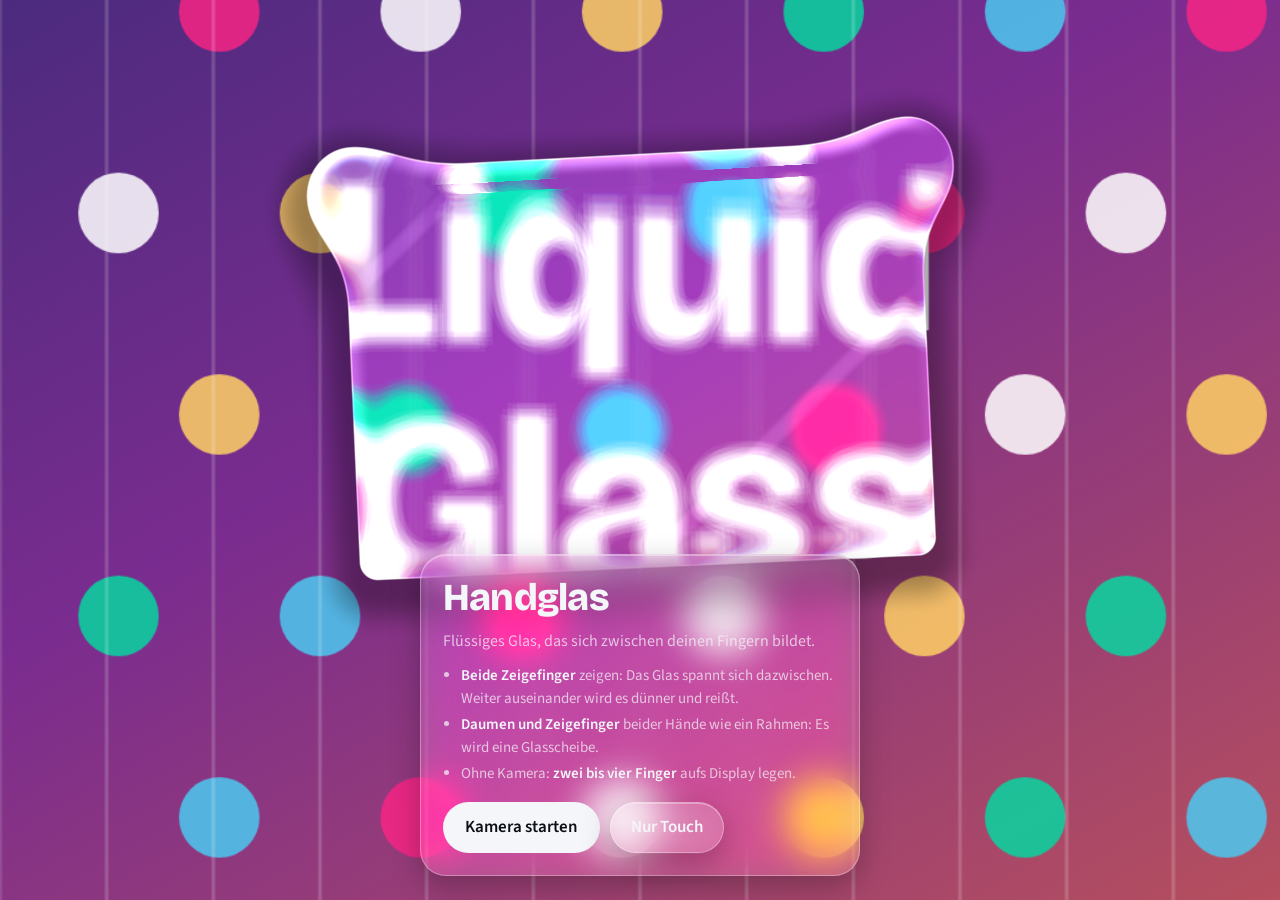
<file: glas/index.html>
<!doctype html>
<html lang="de">
<head>
<meta charset="utf-8">
<meta name="viewport" content="width=device-width, initial-scale=1, viewport-fit=cover, user-scalable=no">
<meta name="theme-color" content="#0c0f14">
<title>Handglas</title>
<meta name="description" content="Flüssiges Glas zwischen deinen Fingern: per Kamera-Handerkennung oder per Touch.">
<link rel="preconnect" href="https://fonts.googleapis.com">
<link rel="preconnect" href="https://fonts.gstatic.com" crossorigin>
<link rel="stylesheet" href="https://fonts.googleapis.com/css2?family=Bricolage+Grotesque:opsz,wght@12..96,600;12..96,800&family=Source+Sans+3:wght@400;600&display=swap">
<style>
  /* Layout: Vollbild-Bühne (Kamera oder Musterbild), darüber schwebende Glas-Bedienelemente */
  :root {
    --bg: #0c0f14;
    --ink: #f4f6fa;
    --muted: rgba(244, 246, 250, .72);
    --glass: rgba(255, 255, 255, .14);
    --glass-line: rgba(255, 255, 255, .32);
    --accent: #9fd8ff;
    --font-display: "Bricolage Grotesque", "Segoe UI", system-ui, sans-serif;
    --font-body: "Source Sans 3", "Segoe UI", system-ui, sans-serif;
    color-scheme: dark;
  }
  *, *::before, *::after { box-sizing: border-box; }
  [hidden] { display: none !important; }
  html, body {
    margin: 0; height: 100%; overflow: hidden;
    background: var(--bg); color: var(--ink);
    font-family: var(--font-body); font-size: 16px; line-height: 1.5;
    overscroll-behavior: none; touch-action: none;
    -webkit-user-select: none; user-select: none; -webkit-tap-highlight-color: transparent;
  }
  canvas#stage { position: fixed; inset: 0; width: 100%; height: 100%; display: block; }
  video { position: fixed; width: 1px; height: 1px; opacity: 0; pointer-events: none; }

  .glass-ui {
    background: var(--glass);
    border: 1px solid var(--glass-line);
    -webkit-backdrop-filter: blur(18px) saturate(1.6);
    backdrop-filter: blur(18px) saturate(1.6);
    box-shadow: inset 0 1px 0 rgba(255,255,255,.35), 0 10px 30px rgba(0,0,0,.25);
  }

  .bar {
    position: fixed; z-index: 2;
    top: calc(env(safe-area-inset-top, 0px) + 12px);
    left: max(16px, env(safe-area-inset-left, 0px));
    right: max(16px, env(safe-area-inset-right, 0px));
    display: flex; justify-content: space-between; align-items: center; gap: 10px;
  }
  .status {
    padding: 7px 14px; border-radius: 999px; font-size: 14px; font-weight: 600;
    min-width: 0; overflow: hidden; text-overflow: ellipsis; white-space: nowrap;
  }
  button {
    font: inherit; font-weight: 600; cursor: pointer; color: var(--ink);
    border-radius: 999px; padding: 8px 16px;
  }
  button:focus-visible { outline: 3px solid var(--accent); outline-offset: 3px; }
  button:active { transform: scale(.97); }

  .intro {
    position: fixed; z-index: 3;
    left: max(16px, env(safe-area-inset-left, 0px));
    right: max(16px, env(safe-area-inset-right, 0px));
    bottom: calc(env(safe-area-inset-bottom, 0px) + 24px);
    margin: 0 auto; max-width: 440px;
    border-radius: 26px; padding: 24px 22px 22px;
    display: grid; gap: 12px;
  }
  .intro h1 {
    margin: 0; font-family: var(--font-display); font-weight: 800;
    font-size: 38px; line-height: 1; letter-spacing: -.02em;
  }
  .intro p { margin: 0; color: var(--muted); }
  .intro ul { margin: 0; padding-left: 18px; color: var(--muted); display: grid; gap: 4px; font-size: 15px; }
  .intro strong { color: var(--ink); font-weight: 600; }
  .actions { display: flex; flex-wrap: wrap; gap: 10px; margin-top: 4px; }
  .primary { background: var(--ink); color: #0c0f14; border: none; padding: 12px 22px; font-size: 17px; }
  .secondary { padding: 12px 20px; font-size: 17px; }
</style>
</head>
<body>
<canvas id="stage" aria-label="Kamerabild mit flüssigem Glas"></canvas>
<video id="cam" playsinline muted></video>

<div class="bar" id="bar" hidden>
  <span class="status glass-ui" id="status" role="status">Lade …</span>
  <button type="button" class="glass-ui" id="switch">Touch</button>
</div>

<div class="intro glass-ui" id="intro">
  <h1>Handglas</h1>
  <p>Flüssiges Glas, das sich zwischen deinen Fingern bildet.</p>
  <ul>
    <li><strong>Beide Zeigefinger</strong> zeigen: Das Glas spannt sich dazwischen. Weiter auseinander wird es dünner und reißt.</li>
    <li><strong>Daumen und Zeigefinger</strong> beider Hände wie ein Rahmen: Es wird eine Glasscheibe.</li>
    <li>Ohne Kamera: <strong>zwei bis vier Finger</strong> aufs Display legen.</li>
  </ul>
  <div class="actions">
    <button type="button" class="primary" id="startCam">Kamera starten</button>
    <button type="button" class="secondary glass-ui" id="startTouch">Nur Touch</button>
  </div>
</div>

<script>
(() => {
  const cv = document.getElementById('stage');
  const gl = cv.getContext('webgl', { premultipliedAlpha: false, antialias: false });
  const video = document.getElementById('cam');
  const $status = document.getElementById('status');
  const $switch = document.getElementById('switch');

  // ---------- WebGL ----------
  const VS = `attribute vec2 p; void main(){ gl_Position = vec4(p, 0.0, 1.0); }`;
  const FS = `
precision highp float;
uniform sampler2D uTex;
uniform vec2 uRes;          // Gerätepixel
uniform vec2 uCover;        // Ausschnitt-Faktor (object-fit: cover)
uniform float uMirror;      // 1 = spiegeln (Frontkamera)
uniform float uDpr;
uniform vec2 uA, uB;        // Fingerspitzen
uniform float uRA, uRB;     // Tropfenradien
uniform float uRBr;         // Brückenradius (0 = gerissen)
uniform vec2 uQ0, uQ1, uQ2, uQ3;
uniform float uQuad;        // 1 = Scheibe aktiv
uniform float uK;           // Verschmelzung
uniform float uTime;

vec2 toUV(vec2 px) {
  vec2 s = px / uRes;
  vec2 uv = 0.5 + (s - 0.5) * uCover;
  if (uMirror > 0.5) uv.x = 1.0 - uv.x;
  return clamp(uv, 0.001, 0.999);
}
float smin(float a, float b, float k) {
  float h = clamp(0.5 + 0.5 * (b - a) / k, 0.0, 1.0);
  return mix(b, a, h) - k * h * (1.0 - h);
}
float sdCapsule(vec2 p, vec2 a, vec2 b, float r) {
  vec2 pa = p - a, ba = b - a;
  float h = clamp(dot(pa, ba) / max(dot(ba, ba), 1e-4), 0.0, 1.0);
  return length(pa - ba * h) - r;
}
float sdSeg(vec2 p, vec2 a, vec2 b) {
  vec2 pa = p - a, ba = b - a;
  float h = clamp(dot(pa, ba) / max(dot(ba, ba), 1e-4), 0.0, 1.0);
  return length(pa - ba * h);
}
float crossSign(vec2 p, vec2 a, vec2 b) {
  vec2 e = b - a, w = p - a;
  return e.x * w.y - e.y * w.x;
}
float sdQuad(vec2 p) {
  float d = min(min(sdSeg(p, uQ0, uQ1), sdSeg(p, uQ1, uQ2)), min(sdSeg(p, uQ2, uQ3), sdSeg(p, uQ3, uQ0)));
  float s0 = crossSign(p, uQ0, uQ1), s1 = crossSign(p, uQ1, uQ2), s2 = crossSign(p, uQ2, uQ3), s3 = crossSign(p, uQ3, uQ0);
  bool inside = (s0 >= 0.0 && s1 >= 0.0 && s2 >= 0.0 && s3 >= 0.0) || (s0 <= 0.0 && s1 <= 0.0 && s2 <= 0.0 && s3 <= 0.0);
  return inside ? -d : d;
}
float scene(vec2 p) {
  float d = 1e5;
  if (uRA > 0.5) d = length(p - uA) - uRA;
  if (uRB > 0.5) d = smin(d, length(p - uB) - uRB, uK);
  if (uRBr > 0.5) d = smin(d, sdCapsule(p, uA, uB, uRBr), uK);
  if (uQuad > 0.5) d = smin(d, sdQuad(p) - 18.0 * uDpr, uK);
  return d;
}

void main() {
  vec2 px = vec2(gl_FragCoord.x, uRes.y - gl_FragCoord.y);
  vec3 bg = texture2D(uTex, toUV(px)).rgb;

  float d = scene(px);
  // Weicher Schatten unter dem Glas
  float sh = scene(px - vec2(0.0, 14.0 * uDpr));
  float shadow = (1.0 - smoothstep(0.0, 46.0 * uDpr, sh)) * 0.32;
  vec3 col = bg * (1.0 - shadow);

  if (d < 2.0) {
    float e = 1.5;
    vec2 g = vec2(scene(px + vec2(e, 0.0)) - scene(px - vec2(e, 0.0)),
                  scene(px + vec2(0.0, e)) - scene(px - vec2(0.0, e)));
    vec2 n = length(g) > 1e-5 ? normalize(g) : vec2(0.0);   // zeigt nach außen
    float bevel = 34.0 * uDpr;
    float t = clamp(-d / bevel, 0.0, 1.0);                    // 0 am Rand, 1 innen
    float edge = 1.0 - t;
    float slope = edge * edge;

    // Lichtbrechung: am Rand stark nach innen gezogen, innen leichte Lupe
    vec2 c = 0.5 * (uA + uB);
    vec2 refr = px - n * slope * 46.0 * uDpr + (c - px) * 0.06;

    // Unschärfe: Scheibe aus 16 Abtastpunkten
    vec3 acc = vec3(0.0);
    float rad = 11.0 * uDpr;
    for (int i = 0; i < 16; i++) {
      float fi = float(i);
      float a = fi * 2.39996;
      float r = rad * sqrt((fi + 0.5) / 16.0);
      // leichte chromatische Aufspaltung am Rand
      vec2 o = vec2(cos(a), sin(a)) * r;
      vec2 ca = n * slope * 3.0 * uDpr;
      acc.r += texture2D(uTex, toUV(refr + o + ca)).r;
      acc.g += texture2D(uTex, toUV(refr + o)).g;
      acc.b += texture2D(uTex, toUV(refr + o - ca)).b;
    }
    vec3 glass = acc / 16.0;
    // Sättigung und Aufhellung wie bei Milchglas
    float lum = dot(glass, vec3(0.299, 0.587, 0.114));
    glass = mix(vec3(lum), glass, 1.35);
    glass = glass * 1.04 + 0.05;
    glass = mix(glass, vec3(1.0), 0.07);

    // Licht von oben links, Glanzkante und dunklere Gegenkante
    vec2 L = normalize(vec2(-0.6, -0.8));
    float spec = pow(max(dot(n, L), 0.0), 2.0) * smoothstep(0.55, 0.0, t);
    float back = pow(max(dot(n, -L), 0.0), 2.0) * smoothstep(0.4, 0.0, t);
    float rim = 1.0 - smoothstep(0.0, 2.5 * uDpr, -d);
    glass += vec3(1.0) * (spec * 0.55 + rim * 0.35);
    glass += vec3(0.75, 0.9, 1.0) * back * 0.18;
    // feiner Schimmer, der langsam über die Fläche wandert
    float sheen = smoothstep(0.985, 1.0, sin((px.x + px.y) / (90.0 * uDpr) - uTime * 0.8)) * 0.08 * t;
    glass += sheen;

    float alpha = 1.0 - smoothstep(-1.0, 1.0, d);
    col = mix(col, clamp(glass, 0.0, 1.0), alpha);
  }
  gl_FragColor = vec4(col, 1.0);
}`;

  function compile(type, src) {
    const s = gl.createShader(type); gl.shaderSource(s, src); gl.compileShader(s);
    if (!gl.getShaderParameter(s, gl.COMPILE_STATUS)) throw new Error(gl.getShaderInfoLog(s));
    return s;
  }
  const prog = gl.createProgram();
  gl.attachShader(prog, compile(gl.VERTEX_SHADER, VS));
  gl.attachShader(prog, compile(gl.FRAGMENT_SHADER, FS));
  gl.linkProgram(prog);
  if (!gl.getProgramParameter(prog, gl.LINK_STATUS)) throw new Error(gl.getProgramInfoLog(prog));
  gl.useProgram(prog);
  const buf = gl.createBuffer();
  gl.bindBuffer(gl.ARRAY_BUFFER, buf);
  gl.bufferData(gl.ARRAY_BUFFER, new Float32Array([-1, -1, 1, -1, -1, 1, 1, 1]), gl.STATIC_DRAW);
  const loc = gl.getAttribLocation(prog, 'p');
  gl.enableVertexAttribArray(loc);
  gl.vertexAttribPointer(loc, 2, gl.FLOAT, false, 0, 0);
  const U = {};
  for (const name of ['uTex', 'uRes', 'uCover', 'uMirror', 'uDpr', 'uA', 'uB', 'uRA', 'uRB', 'uRBr', 'uQ0', 'uQ1', 'uQ2', 'uQ3', 'uQuad', 'uK', 'uTime'])
    U[name] = gl.getUniformLocation(prog, name);

  const tex = gl.createTexture();
  gl.bindTexture(gl.TEXTURE_2D, tex);
  gl.texParameteri(gl.TEXTURE_2D, gl.TEXTURE_MIN_FILTER, gl.LINEAR);
  gl.texParameteri(gl.TEXTURE_2D, gl.TEXTURE_MAG_FILTER, gl.LINEAR);
  gl.texParameteri(gl.TEXTURE_2D, gl.TEXTURE_WRAP_S, gl.CLAMP_TO_EDGE);
  gl.texParameteri(gl.TEXTURE_2D, gl.TEXTURE_WRAP_T, gl.CLAMP_TO_EDGE);

  // ---------- Bühne ohne Kamera: farbiges Musterbild ----------
  const pattern = document.createElement('canvas');
  function drawPattern() {
    const w = pattern.width = 1080, h = pattern.height = 1920;
    const c = pattern.getContext('2d');
    const g = c.createLinearGradient(0, 0, w, h);
    g.addColorStop(0, '#1b2a6b'); g.addColorStop(0.45, '#7a2c8f'); g.addColorStop(1, '#e0683a');
    c.fillStyle = g; c.fillRect(0, 0, w, h);
    const cols = ['#ffd166', '#06d6a0', '#4cc9f0', '#f72585', '#ffffff'];
    let k = 0;
    for (let y = 80; y < h; y += 170) for (let x = 60 + ((y / 170) % 2) * 85; x < w; x += 170) {
      c.fillStyle = cols[k++ % cols.length]; c.globalAlpha = 0.85;
      c.beginPath(); c.arc(x, y, 34, 0, Math.PI * 2); c.fill();
    }
    c.globalAlpha = 1;
    c.strokeStyle = 'rgba(255,255,255,.18)'; c.lineWidth = 3;
    for (let x = 0; x < w; x += 90) { c.beginPath(); c.moveTo(x, 0); c.lineTo(x, h); c.stroke(); }
    c.fillStyle = '#fff';
    c.font = '800 190px "Bricolage Grotesque", system-ui, sans-serif';
    c.textAlign = 'center'; c.textBaseline = 'middle';
    c.fillText('Liquid', w / 2, h * 0.42);
    c.fillText('Glass', w / 2, h * 0.42 + 190);
  }

  // ---------- Größe ----------
  let W = 0, H = 0, dpr = 1;
  function resize() {
    dpr = Math.min(devicePixelRatio || 1, 2);
    W = innerWidth; H = innerHeight;
    cv.width = Math.round(W * dpr); cv.height = Math.round(H * dpr);
    gl.viewport(0, 0, cv.width, cv.height);
  }
  addEventListener('resize', resize);
  resize();

  // ---------- Quelle ----------
  let source = 'pattern';        // 'pattern' | 'camera'
  let srcW = 1080, srcH = 1920, mirror = 0;
  function cover() {
    const va = srcW / srcH, sa = W / H;
    return [Math.min(1, sa / va), Math.min(1, va / sa)];
  }
  // Videokoordinate (0..1, ungespiegelt) -> Bildschirm-CSS-px
  function camToScreen(x, y) {
    const [sx, sy] = cover();
    const u = 1 - x;
    return [(0.5 + (u - 0.5) / sx) * W, (0.5 + (y - 0.5) / sy) * H];
  }

  // ---------- Form-Zustand mit Federn (für das Flüssige) ----------
  const spring = (v) => ({ v, t: v, vel: 0 });
  const st = {
    ax: spring(W * .35), ay: spring(H * .5), bx: spring(W * .65), by: spring(H * .5),
    ra: spring(0), rb: spring(0), br: spring(0),
    q: [0, 1, 2, 3].map(() => ({ x: spring(W / 2), y: spring(H / 2) })),
    quad: spring(0),
  };
  let broken = false;
  function stepSpring(s, k, d) { s.vel += (s.t - s.v) * k; s.vel *= d; s.v += s.vel; }

  // Ziel aus Punkten bestimmen. pts: [{x,y}], quad: 4 Punkte oder null
  function setTargets(pts, quad) {
    const base = Math.min(W, H) * 0.09;
    if (quad) {
      for (let i = 0; i < 4; i++) { st.q[i].x.t = quad[i].x; st.q[i].y.t = quad[i].y; }
      if (st.quad.v < 0.05) for (let i = 0; i < 4; i++) { st.q[i].x.v = quad[i].x; st.q[i].y.v = quad[i].y; }
      st.quad.t = 1;
    } else st.quad.t = 0;

    if (pts.length === 0) { st.ra.t = 0; st.rb.t = 0; st.br.t = 0; return; }
    const A = pts[0], B = pts[1] || pts[0];
    if (st.ra.v < 1) { st.ax.v = A.x; st.ay.v = A.y; }
    if (st.rb.v < 1) { st.bx.v = B.x; st.by.v = B.y; }
    st.ax.t = A.x; st.ay.t = A.y; st.bx.t = B.x; st.by.t = B.y;

    if (pts.length === 1) {
      st.ra.t = base * 1.2; st.rb.t = 0; st.br.t = 0; broken = false; return;
    }
    const len = Math.hypot(B.x - A.x, B.y - A.y);
    const m = Math.min(W, H);
    // Volumen bleibt ungefähr gleich: je länger, desto dünner. Zu lang = reißt.
    if (!broken && len > m * 0.95) broken = true;
    if (broken && len < m * 0.7) broken = false;
    const neck = Math.max(0, Math.min(1, (m * 0.95 - len) / (m * 0.75)));
    const vol = base * base * 9;
    st.br.t = broken || quad ? 0 : Math.min(base * 1.1, vol / Math.max(len, 1)) * (0.25 + 0.75 * neck);
    const tip = broken ? base * 1.15 : base * (0.75 + 0.25 * neck);
    st.ra.t = quad ? base * 0.45 : tip;
    st.rb.t = quad ? base * 0.45 : tip;
  }

  // ---------- Touch ----------
  const touches = new Map();
  function touchPoints() { return [...touches.values()]; }
  addEventListener('pointerdown', e => {
    if (e.target.closest('button, .intro')) return;
    touches.set(e.pointerId, { x: e.clientX, y: e.clientY });
  });
  addEventListener('pointermove', e => { if (touches.has(e.pointerId)) touches.set(e.pointerId, { x: e.clientX, y: e.clientY }); });
  const up = e => touches.delete(e.pointerId);
  addEventListener('pointerup', up); addEventListener('pointercancel', up);

  function orderQuad(p) {
    const cx = p.reduce((a, q) => a + q.x, 0) / p.length, cy = p.reduce((a, q) => a + q.y, 0) / p.length;
    return p.slice().sort((a, b) => Math.atan2(a.y - cy, a.x - cx) - Math.atan2(b.y - cy, b.x - cx));
  }

  // ---------- Hände ----------
  let landmarker = null, lastVideoTime = -1, hands = [];
  const dist = (a, b) => Math.hypot(a.x - b.x, a.y - b.y);
  function extended(lm, tip, pip, mcp) {
    // Finger gestreckt, wenn die Spitze deutlich weiter vom Handgelenk weg ist als das Mittelgelenk
    return dist(lm[tip], lm[0]) > dist(lm[pip], lm[0]) * 1.12 && dist(lm[tip], lm[mcp]) > dist(lm[pip], lm[mcp]) * 1.4;
  }
  function thumbOut(lm) {
    const size = dist(lm[0], lm[9]);
    return dist(lm[4], lm[5]) > size * 0.55 && dist(lm[4], lm[0]) > dist(lm[3], lm[0]);
  }
  function smoothPt(key, x, y) {
    const prev = smoothPt.mem[key];
    if (!prev || Math.hypot(prev.x - x, prev.y - y) > 200) { smoothPt.mem[key] = { x, y }; return { x, y }; }
    prev.x += (x - prev.x) * 0.55; prev.y += (y - prev.y) * 0.55;
    return { x: prev.x, y: prev.y };
  }
  smoothPt.mem = {};

  function readHands() {
    if (!landmarker || video.readyState < 2) return;
    if (video.currentTime === lastVideoTime) return;
    lastVideoTime = video.currentTime;
    let res;
    try { res = landmarker.detectForVideo(video, performance.now()); } catch (e) { return; }
    hands = (res.landmarks || []).map(lm => {
      const idx = camToScreen(lm[8].x, lm[8].y);
      const th = camToScreen(lm[4].x, lm[4].y);
      return {
        index: { x: idx[0], y: idx[1] }, thumb: { x: th[0], y: th[1] },
        indexOut: extended(lm, 8, 6, 5), thumbOut: thumbOut(lm),
      };
    }).sort((a, b) => a.index.x - b.index.x);
  }

  function shapeFromHands() {
    const pts = hands.filter(h => h.indexOut).map((h, i) => smoothPt('i' + i, h.index.x, h.index.y));
    let quad = null;
    if (hands.length === 2 && hands.every(h => h.indexOut && h.thumbOut)) {
      const t = hands.map((h, i) => smoothPt('t' + i, h.thumb.x, h.thumb.y));
      const q = orderQuad([pts[0], pts[1], t[1], t[0]]);
      // nur, wenn der Rahmen eine echte Fläche hat
      const area = Math.abs((q[0].x * q[1].y - q[1].x * q[0].y) + (q[1].x * q[2].y - q[2].x * q[1].y) + (q[2].x * q[3].y - q[3].x * q[2].y) + (q[3].x * q[0].y - q[0].x * q[3].y)) / 2;
      if (area > W * H * 0.02) quad = q;
    }
    return { pts, quad };
  }

  // ---------- Demo-Bewegung (bis jemand berührt) ----------
  let demo = true;
  function demoShape(t) {
    const m = Math.min(W, H);
    const cx = W / 2, cy = H * 0.42;
    const phase = (t / 1000) % 16;
    if (phase < 10) {
      const spread = (0.18 + 0.42 * (0.5 - 0.5 * Math.cos(phase / 10 * Math.PI * 2))) * m * 1.15;
      const wob = Math.sin(t / 700) * m * 0.05;
      return { pts: [{ x: cx - spread, y: cy + wob }, { x: cx + spread, y: cy - wob }], quad: null };
    }
    const k = (phase - 10) / 6;
    const s = m * (0.28 + 0.06 * Math.sin(k * Math.PI * 4));
    const tilt = Math.sin(k * Math.PI * 2) * 0.25;
    const q = [[-1.1, -0.7], [1.1, -0.7], [1.1, 0.7], [-1.1, 0.7]].map(([x, y]) => ({
      x: cx + (x * Math.cos(tilt) - y * Math.sin(tilt)) * s, y: cy + (x * Math.sin(tilt) + y * Math.cos(tilt)) * s,
    }));
    return { pts: [q[0], q[1]], quad: q };
  }

  // ---------- Status ----------
  let statusText = '';
  function setStatus(t) { if (t !== statusText) { statusText = t; $status.textContent = t; } }

  // ---------- Schleife ----------
  function frame(t) {
    requestAnimationFrame(frame);

    let shape;
    const tp = touchPoints();
    if (tp.length) {
      demo = false;
      const q = tp.length >= 3 ? orderQuad(tp.length === 3 ? [...tp, tp[2]] : tp.slice(0, 4)) : null;
      shape = { pts: tp.length >= 2 ? [tp[0], tp[1]] : [tp[0]], quad: q };
    } else if (source === 'camera') {
      readHands();
      shape = shapeFromHands();
      if (landmarker) {
        const n = shape.pts.length;
        setStatus(shape.quad ? 'Rahmen erkannt' : n === 2 ? (broken ? 'Gerissen: Finger näher zusammen' : 'Zieh die Finger auseinander') : n === 1 ? 'Jetzt den zweiten Zeigefinger' : 'Zeig beide Zeigefinger');
      }
    } else if (demo) {
      shape = demoShape(t);
    } else {
      shape = { pts: [], quad: null };
      setStatus('Leg zwei bis vier Finger aufs Display');
    }
    setTargets(shape.pts, shape.quad);

    // Federn: Positionen folgen schnell, Radien schwingen nach wie Flüssigkeit
    for (const s of [st.ax, st.ay, st.bx, st.by]) stepSpring(s, 0.35, 0.6);
    for (const s of [st.ra, st.rb]) stepSpring(s, 0.14, 0.72);
    stepSpring(st.br, 0.12, 0.7);
    stepSpring(st.quad, 0.2, 0.6);
    for (const c of st.q) { stepSpring(c.x, 0.3, 0.62); stepSpring(c.y, 0.3, 0.62); }

    // Bild hochladen
    gl.bindTexture(gl.TEXTURE_2D, tex);
    if (source === 'camera' && video.readyState >= 2) {
      gl.texImage2D(gl.TEXTURE_2D, 0, gl.RGB, gl.RGB, gl.UNSIGNED_BYTE, video);
    } else if (!frame.patternUploaded || frame.patternUploaded !== source) {
      gl.texImage2D(gl.TEXTURE_2D, 0, gl.RGB, gl.RGB, gl.UNSIGNED_BYTE, pattern);
      frame.patternUploaded = source;
    }

    const P = v => v * dpr;
    const cvr = cover();
    gl.uniform1i(U.uTex, 0);
    gl.uniform2f(U.uRes, cv.width, cv.height);
    gl.uniform2f(U.uCover, cvr[0], cvr[1]);
    gl.uniform1f(U.uMirror, mirror);
    gl.uniform1f(U.uDpr, dpr);
    gl.uniform2f(U.uA, P(st.ax.v), P(st.ay.v));
    gl.uniform2f(U.uB, P(st.bx.v), P(st.by.v));
    gl.uniform1f(U.uRA, P(Math.max(0, st.ra.v)));
    gl.uniform1f(U.uRB, P(Math.max(0, st.rb.v)));
    gl.uniform1f(U.uRBr, P(Math.max(0, st.br.v)));
    st.q.forEach((c, i) => gl.uniform2f(U['uQ' + i], P(c.x.v), P(c.y.v)));
    gl.uniform1f(U.uQuad, st.quad.v > 0.5 ? 1 : 0);
    gl.uniform1f(U.uK, P(Math.min(W, H) * 0.09));
    gl.uniform1f(U.uTime, t / 1000);
    gl.drawArrays(gl.TRIANGLE_STRIP, 0, 4);
  }

  // ---------- Start ----------
  function enterStage() {
    document.getElementById('intro').hidden = true;
    document.getElementById('bar').hidden = false;
  }

  async function startCamera() {
    enterStage();
    demo = false;
    setStatus('Kamera wird gestartet …');
    try {
      const stream = await navigator.mediaDevices.getUserMedia({
        video: { facingMode: 'user', width: { ideal: 1280 }, height: { ideal: 720 } }, audio: false,
      });
      video.srcObject = stream;
      await video.play();
      srcW = video.videoWidth || 1280; srcH = video.videoHeight || 720;
      source = 'camera'; mirror = 1;
      $switch.textContent = 'Touch';
    } catch (e) {
      setStatus('Kein Kamerazugriff. Touch funktioniert trotzdem.');
      startTouch(true);
      return;
    }
    setStatus('Lade Handerkennung …');
    try {
      const vision = await import('https://cdn.jsdelivr.net/npm/@mediapipe/tasks-vision@0.10.14/vision_bundle.mjs');
      const files = await vision.FilesetResolver.forVisionTasks('https://cdn.jsdelivr.net/npm/@mediapipe/tasks-vision@0.10.14/wasm');
      const opts = (delegate) => ({
        baseOptions: { modelAssetPath: 'https://storage.googleapis.com/mediapipe-models/hand_landmarker/hand_landmarker/float16/1/hand_landmarker.task', delegate },
        runningMode: 'VIDEO', numHands: 2,
        minHandDetectionConfidence: 0.5, minHandPresenceConfidence: 0.5, minTrackingConfidence: 0.5,
      });
      try { landmarker = await vision.HandLandmarker.createFromOptions(files, opts('GPU')); }
      catch (e) { landmarker = await vision.HandLandmarker.createFromOptions(files, opts('CPU')); }
      setStatus('Zeig beide Zeigefinger');
    } catch (e) {
      setStatus('Handerkennung ließ sich nicht laden. Touch geht trotzdem.');
    }
  }

  function startTouch(keepStatus) {
    enterStage();
    source = 'pattern'; mirror = 0; srcW = pattern.width; srcH = pattern.height;
    demo = false;
    if (!keepStatus) setStatus('Leg zwei bis vier Finger aufs Display');
    $switch.textContent = 'Kamera';
  }

  document.getElementById('startCam').addEventListener('click', startCamera);
  document.getElementById('startTouch').addEventListener('click', () => startTouch(false));
  $switch.addEventListener('click', () => {
    if (source === 'camera') {
      const s = video.srcObject; if (s) s.getTracks().forEach(t => t.stop());
      video.srcObject = null; startTouch(false);
    } else startCamera();
  });

  drawPattern();
  if (document.fonts) document.fonts.ready.then(() => { drawPattern(); frame.patternUploaded = null; });
  srcW = pattern.width; srcH = pattern.height;
  window.__glas = { st, setTouches: pts => { touches.clear(); pts.forEach((p, i) => touches.set(i, p)); } };
  requestAnimationFrame(frame);
})();
</script>
</body>
</html>
</file>
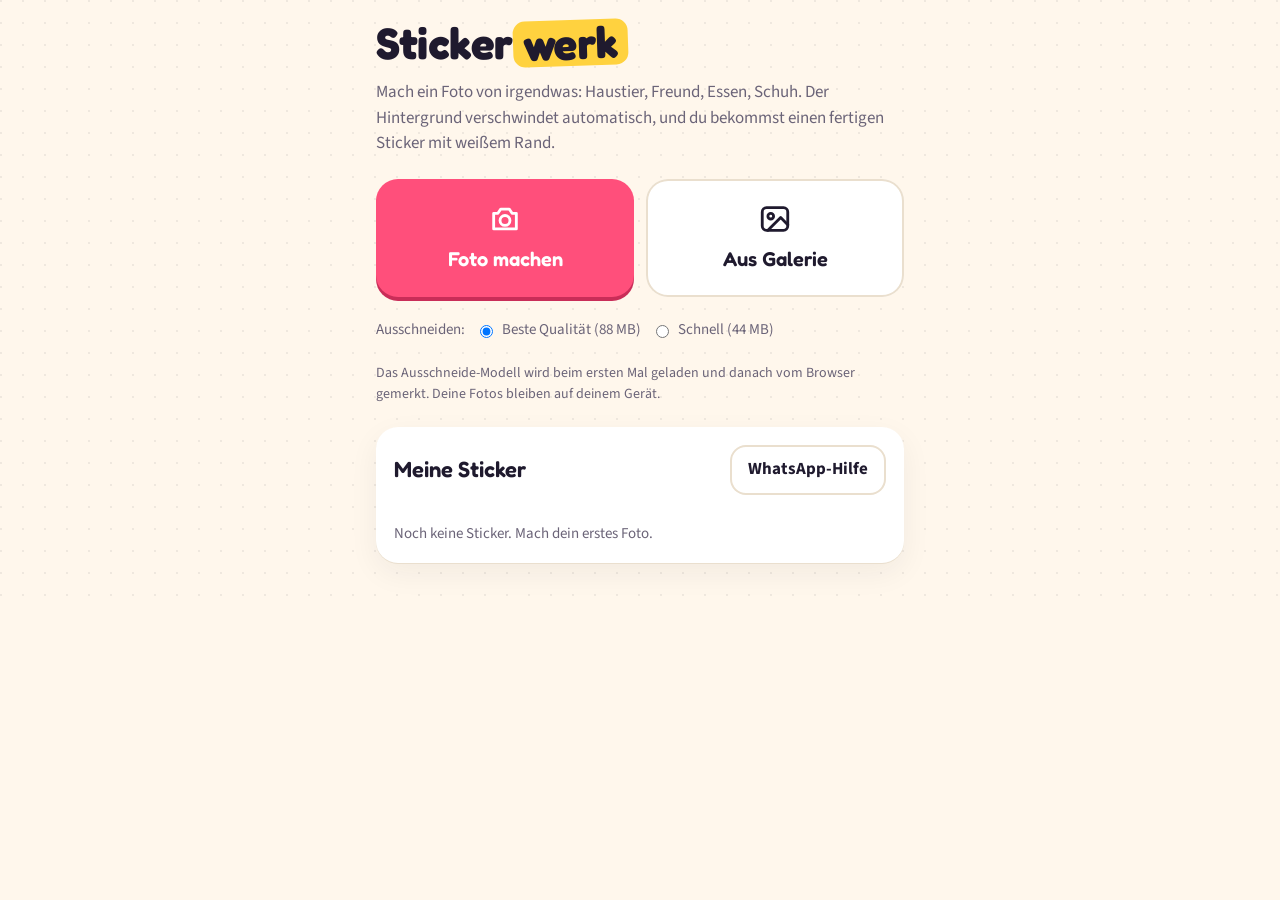
<file: sticker/index.html>
<!doctype html>
<html lang="de">
<head>
<meta charset="utf-8">
<meta name="viewport" content="width=device-width, initial-scale=1, viewport-fit=cover">
<meta name="theme-color" content="#fff7ec">
<title>Stickerwerk</title>
<meta name="description" content="Foto machen, automatisch freistellen, als Sticker für WhatsApp speichern.">
<link rel="preconnect" href="https://fonts.googleapis.com">
<link rel="preconnect" href="https://fonts.gstatic.com" crossorigin>
<link rel="stylesheet" href="https://fonts.googleapis.com/css2?family=Fredoka:wght@500;600;700&family=Source+Sans+3:wght@400;600;700&display=swap">
<style>
  /* Layout: ein Stickerbogen. Startseite mit zwei großen Knöpfen und deiner Sammlung; Editor mit quadratischer Vorschau und Werkzeugleisten darunter. */
  :root {
    --paper: #fff7ec;
    --sheet: #ffffff;
    --ink: #1f1a2e;
    --muted: #6b6478;
    --line: #eadfce;
    --accent: #ff4f7b;
    --accent-ink: #ffffff;
    --sun: #ffd23f;
    --ok: #13a36b;
    --font-display: "Fredoka", "Trebuchet MS", system-ui, sans-serif;
    --font-body: "Source Sans 3", "Segoe UI", system-ui, sans-serif;
    color-scheme: light;
  }
  *, *::before, *::after { box-sizing: border-box; }
  [hidden] { display: none !important; }
  html { background: var(--paper); }
  body {
    margin: 0; min-height: 100%;
    background: var(--paper); color: var(--ink);
    font-family: var(--font-body); font-size: 17px; line-height: 1.5;
    background-image: radial-gradient(circle at 1px 1px, rgba(31, 26, 46, .07) 1px, transparent 0);
    background-size: 22px 22px;
    -webkit-tap-highlight-color: transparent;
  }
  .wrap {
    max-width: 560px; margin: 0 auto;
    padding-top: calc(env(safe-area-inset-top, 0px) + 20px);
    padding-bottom: calc(env(safe-area-inset-bottom, 0px) + 40px);
    padding-left: max(16px, env(safe-area-inset-left, 0px));
    padding-right: max(16px, env(safe-area-inset-right, 0px));
    display: grid; gap: 22px;
  }
  h1, h2 { font-family: var(--font-display); margin: 0; line-height: 1.05; text-wrap: balance; }
  h1 { font-size: 44px; font-weight: 700; letter-spacing: -.01em; }
  h1 span { display: inline-block; background: var(--sun); padding: 0 10px; border-radius: 12px; transform: rotate(-2deg); }
  h2 { font-size: 22px; font-weight: 600; }
  p { margin: 0; }
  .muted { color: var(--muted); }

  button, .btn {
    font: inherit; font-weight: 700; cursor: pointer; border: none;
    display: inline-flex; align-items: center; justify-content: center; gap: 8px;
    border-radius: 16px; padding: 12px 18px; color: var(--ink); background: var(--sheet);
    box-shadow: inset 0 0 0 2px var(--line);
    text-decoration: none; min-height: 48px;
  }
  button:focus-visible, .btn:focus-within { outline: 3px solid var(--accent); outline-offset: 3px; }
  button:active, .btn:active { transform: scale(.98); }
  button:disabled { opacity: .45; cursor: default; }
  .primary { background: var(--accent); color: var(--accent-ink); box-shadow: 0 4px 0 #c92d58; }
  .dark { background: var(--ink); color: #fff; box-shadow: none; }
  .btn input { position: absolute; width: 1px; height: 1px; opacity: 0; pointer-events: none; }
  .btn { position: relative; }

  /* Startseite */
  .hero { display: grid; gap: 14px; }
  .big-actions { display: grid; grid-template-columns: 1fr 1fr; gap: 12px; }
  .big-actions .btn { flex-direction: column; min-height: 118px; font-family: var(--font-display); font-size: 20px; font-weight: 600; border-radius: 22px; }
  .big-actions svg { width: 34px; height: 34px; }
  .quality { display: flex; align-items: center; gap: 10px; font-size: 15px; color: var(--muted); flex-wrap: wrap; }
  .quality label { display: inline-flex; align-items: center; gap: 6px; cursor: pointer; }

  .sheet { background: var(--sheet); border-radius: 22px; padding: 18px; box-shadow: 0 1px 0 var(--line), 0 10px 30px rgba(31, 26, 46, .06); display: grid; gap: 14px; }
  .grid { display: grid; grid-template-columns: repeat(auto-fill, minmax(92px, 1fr)); gap: 10px; }
  .grid button { padding: 6px; aspect-ratio: 1; min-height: 0; border-radius: 16px; background: transparent;
    background-image: conic-gradient(#f3ece2 25%, #fff 0 50%, #f3ece2 0 75%, #fff 0); background-size: 16px 16px; }
  .grid img { width: 100%; height: 100%; object-fit: contain; display: block; }
  .empty { color: var(--muted); font-size: 15px; }

  /* Editor */
  .topbar { display: flex; align-items: center; justify-content: space-between; gap: 10px; }
  .stage {
    position: relative; width: 100%; aspect-ratio: 1; max-width: 100%;
    border-radius: 24px; overflow: hidden;
    background-image: conic-gradient(#efe6d9 25%, #fffaf3 0 50%, #efe6d9 0 75%, #fffaf3 0);
    background-size: 24px 24px;
    box-shadow: inset 0 0 0 2px var(--line);
  }
  .stage canvas { position: absolute; inset: 0; width: 100%; height: 100%; touch-action: none; display: block; }
  .busy {
    position: absolute; inset: 0; display: grid; place-content: center; gap: 10px; text-align: center;
    background: rgba(255, 247, 236, .55); -webkit-backdrop-filter: blur(3px); backdrop-filter: blur(3px);
    font-family: var(--font-display); font-weight: 600; font-size: 19px; padding: 20px;
  }
  .bar { width: 200px; max-width: 70vw; height: 10px; border-radius: 99px; background: rgba(31,26,46,.12); overflow: hidden; justify-self: center; }
  .bar i { display: block; height: 100%; width: 0; background: var(--accent); border-radius: 99px; transition: width .2s; }
  .busy small { font-family: var(--font-body); font-weight: 400; font-size: 14px; color: var(--muted); }

  .tools { display: grid; gap: 14px; }
  .row { display: grid; gap: 8px; }
  .row > span { font-size: 13px; font-weight: 700; letter-spacing: .06em; text-transform: uppercase; color: var(--muted); }
  .seg { display: flex; flex-wrap: wrap; gap: 8px; }
  .seg button { padding: 9px 14px; min-height: 42px; font-size: 15px; border-radius: 14px; }
  .seg button[aria-pressed="true"] { background: var(--ink); color: #fff; box-shadow: none; }
  .swatch { width: 18px; height: 18px; border-radius: 50%; box-shadow: inset 0 0 0 2px rgba(31,26,46,.25); }
  input[type="range"] { width: 100%; accent-color: var(--accent); }
  input[type="text"] {
    font: inherit; font-size: 17px; width: 100%; padding: 12px 14px; border-radius: 14px;
    border: 2px solid var(--line); background: var(--sheet); color: var(--ink);
  }
  input[type="text"]:focus { outline: none; border-color: var(--accent); }
  .actions { display: grid; grid-template-columns: 1fr 1fr; gap: 10px; }
  .actions .wide { grid-column: 1 / -1; }
  .hint { font-size: 14px; color: var(--muted); }

  /* Hinweis-Fenster */
  .modal { position: fixed; inset: 0; z-index: 10; background: rgba(31, 26, 46, .45); display: grid; align-items: end; justify-items: center; padding: 16px; padding-bottom: calc(env(safe-area-inset-bottom, 0px) + 16px); }
  .modal .sheet { width: 100%; max-width: 520px; max-height: 85vh; overflow: auto; }
  .modal ol { margin: 0; padding-left: 22px; display: grid; gap: 6px; }
  .modal h3 { margin: 6px 0 0; font-family: var(--font-display); font-weight: 600; font-size: 18px; }
  .modal img { width: 140px; height: 140px; object-fit: contain; justify-self: center;
    background-image: conic-gradient(#f3ece2 25%, #fff 0 50%, #f3ece2 0 75%, #fff 0); background-size: 16px 16px; border-radius: 16px; }

  .toast {
    position: fixed; z-index: 20; left: 50%; transform: translateX(-50%);
    bottom: calc(env(safe-area-inset-bottom, 0px) + 20px);
    max-width: calc(100% - 32px); width: max-content;
    background: var(--ink); color: #fff; border-radius: 14px; padding: 12px 16px; font-size: 15px;
  }
  @media (prefers-reduced-motion: reduce) { * { transition: none !important; } }
</style>
</head>
<body>

<!-- Startseite -->
<main class="wrap" id="home">
  <section class="hero">
    <h1>Sticker<span>werk</span></h1>
    <p class="muted">Mach ein Foto von irgendwas: Haustier, Freund, Essen, Schuh. Der Hintergrund verschwindet automatisch, und du bekommst einen fertigen Sticker mit weißem Rand.</p>
  </section>

  <div class="big-actions">
    <label class="btn primary" for="camInput">
      <svg viewBox="0 0 24 24" fill="none" stroke="currentColor" stroke-width="2" stroke-linecap="round" stroke-linejoin="round" aria-hidden="true"><path d="M4 8h3l2-3h6l2 3h3v11H4z"/><circle cx="12" cy="13" r="3.5"/></svg>
      Foto machen
      <input type="file" id="camInput" accept="image/*" capture="environment">
    </label>
    <label class="btn" for="galInput">
      <svg viewBox="0 0 24 24" fill="none" stroke="currentColor" stroke-width="2" stroke-linecap="round" stroke-linejoin="round" aria-hidden="true"><rect x="3" y="4" width="18" height="16" rx="3"/><circle cx="9" cy="10" r="2"/><path d="M21 16l-5-5-9 9"/></svg>
      Aus Galerie
      <input type="file" id="galInput" accept="image/*">
    </label>
  </div>

  <div class="quality" role="radiogroup" aria-label="Qualität">
    <span>Ausschneiden:</span>
    <label><input type="radio" name="q" value="medium" id="qBest" checked> Beste Qualität (88 MB)</label>
    <label><input type="radio" name="q" value="small" id="qFast"> Schnell (44 MB)</label>
  </div>
  <p class="hint">Das Ausschneide-Modell wird beim ersten Mal geladen und danach vom Browser gemerkt. Deine Fotos bleiben auf deinem Gerät.</p>

  <section class="sheet">
    <div class="topbar">
      <h2>Meine Sticker</h2>
      <button type="button" id="helpBtn">WhatsApp-Hilfe</button>
    </div>
    <div class="grid" id="mine"></div>
    <p class="empty" id="mineEmpty">Noch keine Sticker. Mach dein erstes Foto.</p>
  </section>
</main>

<!-- Editor -->
<main class="wrap" id="editor" hidden>
  <div class="topbar">
    <button type="button" id="back">← Zurück</button>
    <button type="button" id="undo" disabled>Rückgängig</button>
  </div>

  <div class="stage" id="stage">
    <canvas id="view" aria-label="Sticker-Vorschau"></canvas>
    <div class="busy" id="busy" hidden>
      <div id="busyText">Schneide aus …</div>
      <div class="bar"><i id="busyBar"></i></div>
      <small id="busySub"></small>
    </div>
  </div>

  <div class="tools">
    <div class="row">
      <span>Werkzeug</span>
      <div class="seg" id="toolSeg">
        <button type="button" data-tool="view" aria-pressed="true">Vorschau</button>
        <button type="button" data-tool="erase" aria-pressed="false">Radieren</button>
        <button type="button" data-tool="restore" aria-pressed="false">Zurückholen</button>
        <button type="button" data-tool="lasso" aria-pressed="false">Selber ausschneiden</button>
      </div>
      <p class="hint" id="toolHint">So sieht dein Sticker aus. Mit den Werkzeugen kannst du nachbessern.</p>
    </div>

    <div class="row" id="brushRow" hidden>
      <span>Pinselgröße</span>
      <input type="range" id="brush" min="8" max="90" value="34" aria-label="Pinselgröße">
    </div>

    <div class="row">
      <span>Ausschnitt</span>
      <div class="seg">
        <button type="button" id="autoBtn">Automatisch neu</button>
        <button type="button" id="wholeBtn">Ganzes Foto</button>
      </div>
    </div>

    <div class="row">
      <span>Rand</span>
      <div class="seg" id="outlineSeg">
        <button type="button" data-outline="0" aria-pressed="false">Ohne</button>
        <button type="button" data-outline="9" aria-pressed="false">Dünn</button>
        <button type="button" data-outline="16" aria-pressed="true">Dick</button>
      </div>
      <div class="seg" id="outlineColorSeg">
        <button type="button" data-color="#ffffff" aria-pressed="true"><i class="swatch" style="background:#fff"></i>Weiß</button>
        <button type="button" data-color="#1f1a2e" aria-pressed="false"><i class="swatch" style="background:#1f1a2e"></i>Schwarz</button>
        <button type="button" data-color="#ffd23f" aria-pressed="false"><i class="swatch" style="background:#ffd23f"></i>Gelb</button>
      </div>
    </div>

    <div class="row">
      <span>Text</span>
      <input type="text" id="text" maxlength="28" placeholder="z. B. LOL, Hunger!, Gute Nacht" autocomplete="off">
      <div class="seg" id="textPosSeg">
        <button type="button" data-pos="bottom" aria-pressed="true">Unten</button>
        <button type="button" data-pos="top" aria-pressed="false">Oben</button>
      </div>
      <div class="seg" id="textColorSeg">
        <button type="button" data-tcolor="#ffffff" aria-pressed="true"><i class="swatch" style="background:#fff"></i>Weiß</button>
        <button type="button" data-tcolor="#ffd23f" aria-pressed="false"><i class="swatch" style="background:#ffd23f"></i>Gelb</button>
        <button type="button" data-tcolor="#ff4f7b" aria-pressed="false"><i class="swatch" style="background:#ff4f7b"></i>Pink</button>
        <button type="button" data-tcolor="#1f1a2e" aria-pressed="false"><i class="swatch" style="background:#1f1a2e"></i>Schwarz</button>
      </div>
    </div>

    <div class="row">
      <span>Schatten</span>
      <div class="seg" id="shadowSeg">
        <button type="button" data-shadow="1" aria-pressed="true">An</button>
        <button type="button" data-shadow="0" aria-pressed="false">Aus</button>
      </div>
    </div>
  </div>

  <div class="actions">
    <button type="button" class="primary wide" id="sendBtn">An WhatsApp senden</button>
    <button type="button" id="saveBtn">In Sammlung</button>
    <button type="button" id="dlBtn">Bild speichern</button>
  </div>
</main>

<!-- Aktionen für gespeicherte Sticker -->
<div class="modal" id="stickerModal" hidden>
  <div class="sheet" role="dialog" aria-modal="true" aria-labelledby="smTitle">
    <h2 id="smTitle">Dein Sticker</h2>
    <img id="smImg" alt="Gespeicherter Sticker">
    <div class="actions">
      <button type="button" class="primary wide" id="smSend">An WhatsApp senden</button>
      <button type="button" id="smDl">Bild speichern</button>
      <button type="button" id="smDel">Löschen</button>
      <button type="button" class="wide" id="smClose">Schließen</button>
    </div>
  </div>
</div>

<!-- WhatsApp-Hilfe -->
<div class="modal" id="helpModal" hidden>
  <div class="sheet" role="dialog" aria-modal="true" aria-labelledby="helpTitle">
    <h2 id="helpTitle">So kommt dein Sticker in WhatsApp</h2>
    <h3>Android</h3>
    <ol>
      <li>Tippe auf <b>An WhatsApp senden</b> und wähle WhatsApp.</li>
      <li>Schick ihn an einen Chat, zum Beispiel an dich selbst.</li>
      <li>Tippe im Chat auf den Sticker und dann auf <b>Zu Favoriten hinzufügen</b>.</li>
      <li>Ab jetzt findest du ihn bei deinen Stickern unter dem Stern.</li>
    </ol>
    <h3>iPhone</h3>
    <ol>
      <li>Tippe auf <b>Bild speichern</b> und dann auf <b>Bild sichern</b>.</li>
      <li>Öffne in WhatsApp einen Chat, tippe auf das Sticker-Symbol und dann auf <b>Sticker erstellen</b>.</li>
      <li>Wähle das gespeicherte Bild und tippe auf <b>Senden</b>. WhatsApp merkt sich den Sticker.</li>
    </ol>
    <p class="hint">Ganze Sticker-Pakete direkt hinzufügen geht nur mit einer eigenen App. Eine Webseite darf das nicht.</p>
    <button type="button" class="dark" id="helpClose">Verstanden</button>
  </div>
</div>

<div class="toast" id="toast" hidden role="status"></div>

<script>
(() => {
  const $ = id => document.getElementById(id);
  const view = $('view'), vctx = view.getContext('2d');
  const OUT = 512;                  // WhatsApp-Stickergröße
  const MAX_SRC = 1280;             // Fotos werden vorher verkleinert

  // ---------- Zustand ----------
  let src = null;                   // Canvas mit dem Foto
  let mask = null, mctx = null;     // Canvas, Alpha = sichtbar
  let maskDirty = true, bboxCache = null;
  const undoStack = [];
  const opt = { tool: 'view', outline: 16, outlineColor: '#ffffff', text: '', textPos: 'bottom', textColor: '#ffffff', shadow: true };
  let quality = 'medium';
  try { quality = localStorage.getItem('sticker:q') || 'medium'; } catch (e) {}
  (quality === 'small' ? $('qFast') : $('qBest')).checked = true;
  document.querySelectorAll('input[name="q"]').forEach(r => r.addEventListener('change', () => {
    quality = r.value; try { localStorage.setItem('sticker:q', quality); } catch (e) {}
  }));

  function toast(text, ms = 3500) {
    const t = $('toast'); t.textContent = text; t.hidden = false;
    clearTimeout(toast.t); toast.t = setTimeout(() => { t.hidden = true; }, ms);
  }

  // ---------- Foto laden ----------
  function loadImage(file) {
    return new Promise((res, rej) => {
      const url = URL.createObjectURL(file);
      const img = new Image();
      img.onload = () => { URL.revokeObjectURL(url); res(img); };
      img.onerror = () => { URL.revokeObjectURL(url); rej(new Error('Bild konnte nicht gelesen werden')); };
      img.src = url;
    });
  }

  async function onFile(file) {
    if (!file) return;
    let img;
    try { img = await loadImage(file); } catch (e) { toast('Dieses Bild kann der Browser nicht öffnen. Versuch ein JPG oder PNG.'); return; }
    const k = Math.min(1, MAX_SRC / Math.max(img.naturalWidth, img.naturalHeight));
    src = document.createElement('canvas');
    src.width = Math.round(img.naturalWidth * k); src.height = Math.round(img.naturalHeight * k);
    src.getContext('2d').drawImage(img, 0, 0, src.width, src.height);
    mask = document.createElement('canvas');
    mask.width = src.width; mask.height = src.height;
    mctx = mask.getContext('2d');
    mctx.fillStyle = '#fff'; mctx.fillRect(0, 0, mask.width, mask.height);
    maskDirty = true; undoStack.length = 0; $('undo').disabled = true;
    $('text').value = ''; opt.text = '';
    showEditor();
    setTool('view');
    await autoCut();
  }
  $('camInput').addEventListener('change', e => { onFile(e.target.files[0]); e.target.value = ''; });
  $('galInput').addEventListener('change', e => { onFile(e.target.files[0]); e.target.value = ''; });

  // ---------- Automatisch freistellen ----------
  let lib = null;
  function busy(on, text, sub, pct) {
    $('busy').hidden = !on;
    if (text != null) $('busyText').textContent = text;
    if (sub != null) $('busySub').textContent = sub;
    if (pct != null) $('busyBar').style.width = Math.round(pct * 100) + '%';
  }
  async function autoCut() {
    if (!src) return;
    busy(true, 'Lade Ausschneide-Modell …', 'Nur beim ersten Mal, danach geht es schneller.', 0);
    drawView();
    try {
      if (!lib) lib = await import('https://cdn.jsdelivr.net/npm/@imgly/background-removal@1.5.5/+esm');
      const blob = await new Promise(r => src.toBlob(r, 'image/png'));
      const seen = {};
      const result = await lib.removeBackground(blob, {
        model: quality,
        output: { format: 'image/png' },
        progress: (key, cur, total) => {
          if (/fetch/.test(key) && total) {
            seen[key] = [cur, total];
            let c = 0, t = 0; for (const k in seen) { c += seen[k][0]; t += seen[k][1]; }
            busy(true, 'Lade Ausschneide-Modell …', Math.round(c / 1048576) + ' von ' + Math.round(t / 1048576) + ' MB', c / t);
          } else if (/compute/.test(key)) {
            busy(true, 'Schneide aus …', 'Einen Moment, das passiert direkt auf deinem Gerät.', total ? cur / total : 0.9);
          }
        },
      });
      const cut = await loadImage(result);
      pushUndo();
      mctx.clearRect(0, 0, mask.width, mask.height);
      mctx.drawImage(cut, 0, 0, mask.width, mask.height);
      cleanMask();
      busy(false);
      if (!bbox()) { toast('Ich habe nichts Klares gefunden. Schneide es mit „Selber ausschneiden“ aus.', 5000); setTool('lasso'); }
    } catch (e) {
      console.error(e);
      busy(false);
      toast('Automatisch hat nicht geklappt. Du kannst es mit „Selber ausschneiden“ machen.', 5000);
      setTool('lasso');
    }
    drawView();
  }
  $('autoBtn').addEventListener('click', autoCut);
  $('wholeBtn').addEventListener('click', () => {
    if (!src) return;
    pushUndo();
    mctx.globalCompositeOperation = 'source-over';
    mctx.fillStyle = '#fff';
    mctx.beginPath();
    const r = Math.min(mask.width, mask.height) * 0.08;
    mctx.roundRect ? mctx.roundRect(0, 0, mask.width, mask.height, r) : mctx.rect(0, 0, mask.width, mask.height);
    mctx.clearRect(0, 0, mask.width, mask.height);
    mctx.fill();
    maskDirty = true; drawView();
  });

  // Weiche, aber saubere Kanten: Reste unter 10 % weg, fast Volles ganz voll
  function cleanMask() {
    const d = mctx.getImageData(0, 0, mask.width, mask.height);
    const a = d.data;
    for (let i = 0; i < a.length; i += 4) {
      let v = (a[i + 3] / 255 - 0.1) / 0.8;
      v = v < 0 ? 0 : v > 1 ? 1 : v;
      a[i] = a[i + 1] = a[i + 2] = 255; a[i + 3] = v * 255;
    }
    mctx.putImageData(d, 0, 0);
    maskDirty = true;
  }

  // ---------- Rückgängig ----------
  function pushUndo() {
    undoStack.push(mctx.getImageData(0, 0, mask.width, mask.height));
    if (undoStack.length > 15) undoStack.shift();
    $('undo').disabled = false;
  }
  $('undo').addEventListener('click', () => {
    const d = undoStack.pop(); if (!d) return;
    mctx.putImageData(d, 0, 0); maskDirty = true; drawView();
    $('undo').disabled = undoStack.length === 0;
  });

  // ---------- Begrenzung des Motivs ----------
  function bbox() {
    if (!maskDirty && bboxCache !== undefined) return bboxCache;
    const w = mask.width, h = mask.height, a = mctx.getImageData(0, 0, w, h).data;
    let x0 = w, y0 = h, x1 = -1, y1 = -1;
    for (let y = 0; y < h; y++) for (let x = 0; x < w; x++) {
      if (a[(y * w + x) * 4 + 3] > 20) { if (x < x0) x0 = x; if (x > x1) x1 = x; if (y < y0) y0 = y; if (y > y1) y1 = y; }
    }
    maskDirty = false;
    bboxCache = x1 < 0 ? null : { x: x0, y: y0, w: x1 - x0 + 1, h: y1 - y0 + 1 };
    return bboxCache;
  }

  // ---------- Sticker zeichnen ----------
  function renderSticker(size = OUT) {
    const out = document.createElement('canvas'); out.width = out.height = size;
    const octx = out.getContext('2d');
    const bb = bbox();
    if (!bb) return out;
    const f = size / 512;
    const ow = opt.outline * f;
    const margin = (opt.shadow ? 18 : 12) * f + ow;
    const inner = size - margin * 2;

    // ausgeschnittenes Motiv
    const cut = document.createElement('canvas'); cut.width = bb.w; cut.height = bb.h;
    const cctx = cut.getContext('2d');
    cctx.drawImage(src, bb.x, bb.y, bb.w, bb.h, 0, 0, bb.w, bb.h);
    cctx.globalCompositeOperation = 'destination-in';
    cctx.drawImage(mask, bb.x, bb.y, bb.w, bb.h, 0, 0, bb.w, bb.h);

    // Platz für Text
    const text = opt.text.trim();
    const layer = document.createElement('canvas'); layer.width = layer.height = size;
    const lctx = layer.getContext('2d');
    let fontPx = 0, textH = 0;
    if (text) {
      fontPx = 96 * f;
      lctx.font = '700 ' + fontPx + 'px Fredoka, "Trebuchet MS", sans-serif';
      const tw = lctx.measureText(text.toUpperCase()).width;
      if (tw > inner * 0.96) fontPx *= inner * 0.96 / tw;
      textH = fontPx * 1.05;
    }
    const imgBoxH = inner - (text ? textH * 0.72 : 0);
    const s = Math.min(inner / bb.w, imgBoxH / bb.h);
    const iw = bb.w * s, ih = bb.h * s;
    const ix = (size - iw) / 2;
    let iy = text && opt.textPos === 'top' ? margin + textH * 0.72 + (imgBoxH - ih) / 2 : margin + (imgBoxH - ih) / 2;
    lctx.imageSmoothingQuality = 'high';
    lctx.drawImage(cut, ix, iy, iw, ih);

    if (text) {
      const ty = opt.textPos === 'top' ? Math.max(margin + textH / 2, iy - textH * 0.1) : Math.min(size - margin - textH / 2, iy + ih + textH * 0.1);
      lctx.font = '700 ' + fontPx + 'px Fredoka, "Trebuchet MS", sans-serif';
      lctx.textAlign = 'center'; lctx.textBaseline = 'middle';
      lctx.lineJoin = 'round';
      const dark = opt.textColor === '#1f1a2e';
      lctx.lineWidth = fontPx * 0.2;
      lctx.strokeStyle = dark ? '#ffffff' : '#1f1a2e';
      lctx.strokeText(text.toUpperCase(), size / 2, ty);
      lctx.fillStyle = opt.textColor;
      lctx.fillText(text.toUpperCase(), size / 2, ty);
    }

    // Rand: Silhouette rundherum versetzt stempeln, dann Kanten hart machen
    const comp = document.createElement('canvas'); comp.width = comp.height = size;
    const kctx = comp.getContext('2d');
    if (ow > 0) {
      const sil = document.createElement('canvas'); sil.width = sil.height = size;
      const sctx = sil.getContext('2d');
      sctx.drawImage(layer, 0, 0);
      sctx.globalCompositeOperation = 'source-in';
      sctx.fillStyle = opt.outlineColor; sctx.fillRect(0, 0, size, size);
      for (const rr of [ow, ow * 0.66, ow * 0.33]) {
        const steps = Math.max(16, Math.round(rr * 2.2));
        for (let i = 0; i < steps; i++) {
          const a = i / steps * Math.PI * 2;
          kctx.drawImage(sil, Math.cos(a) * rr, Math.sin(a) * rr);
        }
      }
      const d = kctx.getImageData(0, 0, size, size), p = d.data;
      for (let i = 3; i < p.length; i += 4) { const v = p[i] * 2.2; p[i] = v > 255 ? 255 : v; }
      kctx.putImageData(d, 0, 0);
    }
    kctx.drawImage(layer, 0, 0);

    if (opt.shadow) {
      octx.shadowColor = 'rgba(31, 26, 46, .28)';
      octx.shadowBlur = 10 * f; octx.shadowOffsetY = 4 * f;
    }
    octx.drawImage(comp, 0, 0);
    return out;
  }

  // ---------- Ansicht ----------
  let fit = { s: 1, x: 0, y: 0 };
  function sizeView() {
    const r = view.getBoundingClientRect();
    const dpr = Math.min(devicePixelRatio || 1, 2);
    const w = Math.max(1, Math.round(r.width * dpr));
    if (view.width !== w) { view.width = view.height = w; }
  }
  function drawView() {
    sizeView();
    const W = view.width;
    vctx.clearRect(0, 0, W, W);
    if (!src) return;
    if (opt.tool === 'view') {
      const st = renderSticker(OUT);
      vctx.imageSmoothingQuality = 'high';
      vctx.drawImage(st, 0, 0, W, W);
      return;
    }
    // Bearbeiten: Foto blass, Motiv kräftig
    const s = Math.min(W / src.width, W / src.height) * 0.96;
    fit = { s, x: (W - src.width * s) / 2, y: (W - src.height * s) / 2 };
    vctx.globalAlpha = 0.28;
    vctx.drawImage(src, fit.x, fit.y, src.width * s, src.height * s);
    vctx.globalAlpha = 1;
    const tmp = document.createElement('canvas'); tmp.width = src.width; tmp.height = src.height;
    const t = tmp.getContext('2d');
    t.drawImage(src, 0, 0); t.globalCompositeOperation = 'destination-in'; t.drawImage(mask, 0, 0);
    vctx.drawImage(tmp, fit.x, fit.y, src.width * s, src.height * s);
    if (lasso.length > 1) {
      vctx.lineWidth = 3 * (view.width / view.clientWidth);
      vctx.strokeStyle = '#ff4f7b'; vctx.setLineDash([10, 8]);
      vctx.beginPath();
      lasso.forEach((p, i) => { const x = fit.x + p.x * s, y = fit.y + p.y * s; i ? vctx.lineTo(x, y) : vctx.moveTo(x, y); });
      vctx.stroke(); vctx.setLineDash([]);
    }
  }
  addEventListener('resize', () => { if (!$('editor').hidden) drawView(); });

  // ---------- Pinsel und Lasso ----------
  let drawing = false, last = null, lasso = [];
  function toSrc(e) {
    const r = view.getBoundingClientRect(), k = view.width / r.width;
    return { x: ((e.clientX - r.left) * k - fit.x) / fit.s, y: ((e.clientY - r.top) * k - fit.y) / fit.s };
  }
  function brushPx() { return Number($('brush').value) * (view.width / view.clientWidth) / fit.s; }
  function stroke(a, b) {
    mctx.save();
    mctx.globalCompositeOperation = opt.tool === 'erase' ? 'destination-out' : 'source-over';
    mctx.strokeStyle = '#fff'; mctx.lineCap = mctx.lineJoin = 'round';
    mctx.lineWidth = brushPx();
    mctx.beginPath(); mctx.moveTo(a.x, a.y); mctx.lineTo(b.x + 0.01, b.y); mctx.stroke();
    mctx.restore();
    maskDirty = true;
  }
  view.addEventListener('pointerdown', e => {
    if (!src || opt.tool === 'view') return;
    view.setPointerCapture(e.pointerId);
    drawing = true;
    const p = toSrc(e);
    if (opt.tool === 'lasso') { lasso = [p]; }
    else { pushUndo(); stroke(p, p); last = p; }
    drawView();
  });
  view.addEventListener('pointermove', e => {
    if (!drawing) return;
    const p = toSrc(e);
    if (opt.tool === 'lasso') lasso.push(p);
    else { stroke(last, p); last = p; }
    drawView();
  });
  const end = () => {
    if (!drawing) return;
    drawing = false;
    if (opt.tool === 'lasso') {
      if (lasso.length > 8) {
        pushUndo();
        mctx.clearRect(0, 0, mask.width, mask.height);
        mctx.fillStyle = '#fff';
        mctx.beginPath(); lasso.forEach((p, i) => i ? mctx.lineTo(p.x, p.y) : mctx.moveTo(p.x, p.y)); mctx.closePath(); mctx.fill();
        maskDirty = true;
        toast('Ausgeschnitten. Mit Radieren und Zurückholen kannst du nachbessern.');
      }
      lasso = [];
    }
    drawView();
  };
  view.addEventListener('pointerup', end); view.addEventListener('pointercancel', end);

  // ---------- Bedienelemente ----------
  const HINTS = {
    view: 'So sieht dein Sticker aus. Mit den Werkzeugen kannst du nachbessern.',
    erase: 'Wisch über Stellen, die weg sollen.',
    restore: 'Wisch über Stellen, die wieder dazu sollen.',
    lasso: 'Fahr mit dem Finger einmal um dein Motiv herum.',
  };
  function setTool(t) {
    opt.tool = t;
    document.querySelectorAll('#toolSeg button').forEach(b => b.setAttribute('aria-pressed', b.dataset.tool === t));
    $('brushRow').hidden = !(t === 'erase' || t === 'restore');
    $('toolHint').textContent = HINTS[t];
    drawView();
  }
  $('toolSeg').addEventListener('click', e => { const b = e.target.closest('button'); if (b) setTool(b.dataset.tool); });

  function segment(id, key, parse) {
    $(id).addEventListener('click', e => {
      const b = e.target.closest('button'); if (!b) return;
      const attr = Object.keys(b.dataset)[0];
      opt[key] = parse(b.dataset[attr]);
      $(id).querySelectorAll('button').forEach(x => x.setAttribute('aria-pressed', x === b));
      if (opt.tool !== 'view') setTool('view'); else drawView();
    });
  }
  segment('outlineSeg', 'outline', Number);
  segment('outlineColorSeg', 'outlineColor', String);
  segment('textPosSeg', 'textPos', String);
  segment('textColorSeg', 'textColor', String);
  segment('shadowSeg', 'shadow', v => v === '1');
  $('text').addEventListener('input', e => { opt.text = e.target.value; if (opt.tool !== 'view') setTool('view'); else drawView(); });

  // ---------- Export ----------
  async function exportBlob(canvas) {
    // WhatsApp: 512 × 512, WebP, unter 100 KB. Geht WebP nicht (iPhone), dann PNG.
    for (const q of [0.92, 0.85, 0.75, 0.65, 0.5]) {
      const b = await new Promise(r => canvas.toBlob(r, 'image/webp', q));
      if (!b || b.type !== 'image/webp') break;
      if (b.size < 100 * 1024) return b;
    }
    return await new Promise(r => canvas.toBlob(r, 'image/png'));
  }
  function fileFrom(blob) {
    const ext = blob.type === 'image/webp' ? 'webp' : 'png';
    return new File([blob], 'sticker-' + Date.now() + '.' + ext, { type: blob.type });
  }
  async function shareBlob(blob) {
    const file = fileFrom(blob);
    if (navigator.canShare && navigator.canShare({ files: [file] })) {
      try { await navigator.share({ files: [file] }); return true; }
      catch (e) { if (e.name === 'AbortError') return true; }
    }
    download(blob);
    toast('Teilen geht in diesem Browser nicht. Ich habe das Bild gespeichert.', 4500);
    openHelp();
    return false;
  }
  function download(blob) {
    const file = fileFrom(blob);
    const a = document.createElement('a');
    a.href = URL.createObjectURL(file); a.download = file.name;
    document.body.append(a); a.click(); a.remove();
    setTimeout(() => URL.revokeObjectURL(a.href), 4000);
  }
  async function saveImage(blob) {
    // Auf dem Handy führt Teilen direkt zu „Bild sichern“
    const file = fileFrom(blob);
    if (matchMedia('(pointer: coarse)').matches && navigator.canShare && navigator.canShare({ files: [file] })) {
      try { await navigator.share({ files: [file] }); return; } catch (e) { if (e.name === 'AbortError') return; }
    }
    download(blob);
  }

  function ready() { if (!src || !bbox()) { toast('Es ist noch nichts ausgeschnitten.'); return false; } return true; }
  $('sendBtn').addEventListener('click', async () => { if (!ready()) return; await shareBlob(await exportBlob(renderSticker())); });
  $('dlBtn').addEventListener('click', async () => { if (!ready()) return; await saveImage(await exportBlob(renderSticker())); });
  $('saveBtn').addEventListener('click', async () => {
    if (!ready()) return;
    const url = renderSticker().toDataURL('image/png');
    const list = loadList();
    list.unshift({ id: Date.now(), url });
    if (saveList(list)) { toast('In deiner Sammlung gespeichert.'); renderMine(); }
  });

  // ---------- Sammlung ----------
  function loadList() { try { return JSON.parse(localStorage.getItem('sticker:list') || '[]'); } catch (e) { return []; } }
  function saveList(list) {
    try { localStorage.setItem('sticker:list', JSON.stringify(list)); return true; }
    catch (e) { toast('Der Speicher ist voll. Lösch ein paar alte Sticker.', 4500); return false; }
  }
  let current = null;
  function renderMine() {
    const list = loadList(), g = $('mine');
    g.textContent = '';
    $('mineEmpty').hidden = list.length > 0;
    for (const it of list) {
      const b = document.createElement('button'); b.type = 'button';
      b.setAttribute('aria-label', 'Sticker öffnen');
      const img = document.createElement('img'); img.src = it.url; img.alt = '';
      b.append(img);
      b.addEventListener('click', () => { current = it; $('smImg').src = it.url; $('stickerModal').hidden = false; });
      g.append(b);
    }
  }
  async function blobFromUrl(url) {
    const img = new Image(); img.src = url; await img.decode();
    const c = document.createElement('canvas'); c.width = c.height = OUT;
    c.getContext('2d').drawImage(img, 0, 0, OUT, OUT);
    return exportBlob(c);
  }
  $('smSend').addEventListener('click', async () => { if (current) await shareBlob(await blobFromUrl(current.url)); });
  $('smDl').addEventListener('click', async () => { if (current) await saveImage(await blobFromUrl(current.url)); });
  $('smDel').addEventListener('click', () => {
    if (!current) return;
    if ($('smDel').dataset.confirm !== '1') { $('smDel').dataset.confirm = '1'; $('smDel').textContent = 'Wirklich löschen?'; return; }
    saveList(loadList().filter(x => x.id !== current.id));
    closeSticker(); renderMine(); toast('Gelöscht.');
  });
  function closeSticker() { $('stickerModal').hidden = true; $('smDel').dataset.confirm = ''; $('smDel').textContent = 'Löschen'; }
  $('smClose').addEventListener('click', closeSticker);

  // ---------- Hilfe ----------
  function openHelp() { $('helpModal').hidden = false; }
  $('helpBtn').addEventListener('click', openHelp);
  $('helpClose').addEventListener('click', () => { $('helpModal').hidden = true; });
  document.querySelectorAll('.modal').forEach(m => m.addEventListener('click', e => { if (e.target === m) { m.hidden = true; closeSticker(); } }));

  // ---------- Ansichten ----------
  function showEditor() { $('home').hidden = true; $('editor').hidden = false; scrollTo(0, 0); requestAnimationFrame(drawView); }
  $('back').addEventListener('click', () => { $('editor').hidden = true; $('home').hidden = false; renderMine(); });

  if (document.fonts) document.fonts.ready.then(() => { if (!$('editor').hidden) drawView(); });
  renderMine();
  window.__sticker = { onFile, opt, drawView, get bbox() { return bbox(); }, renderSticker };
})();
</script>
</body>
</html>
</file>
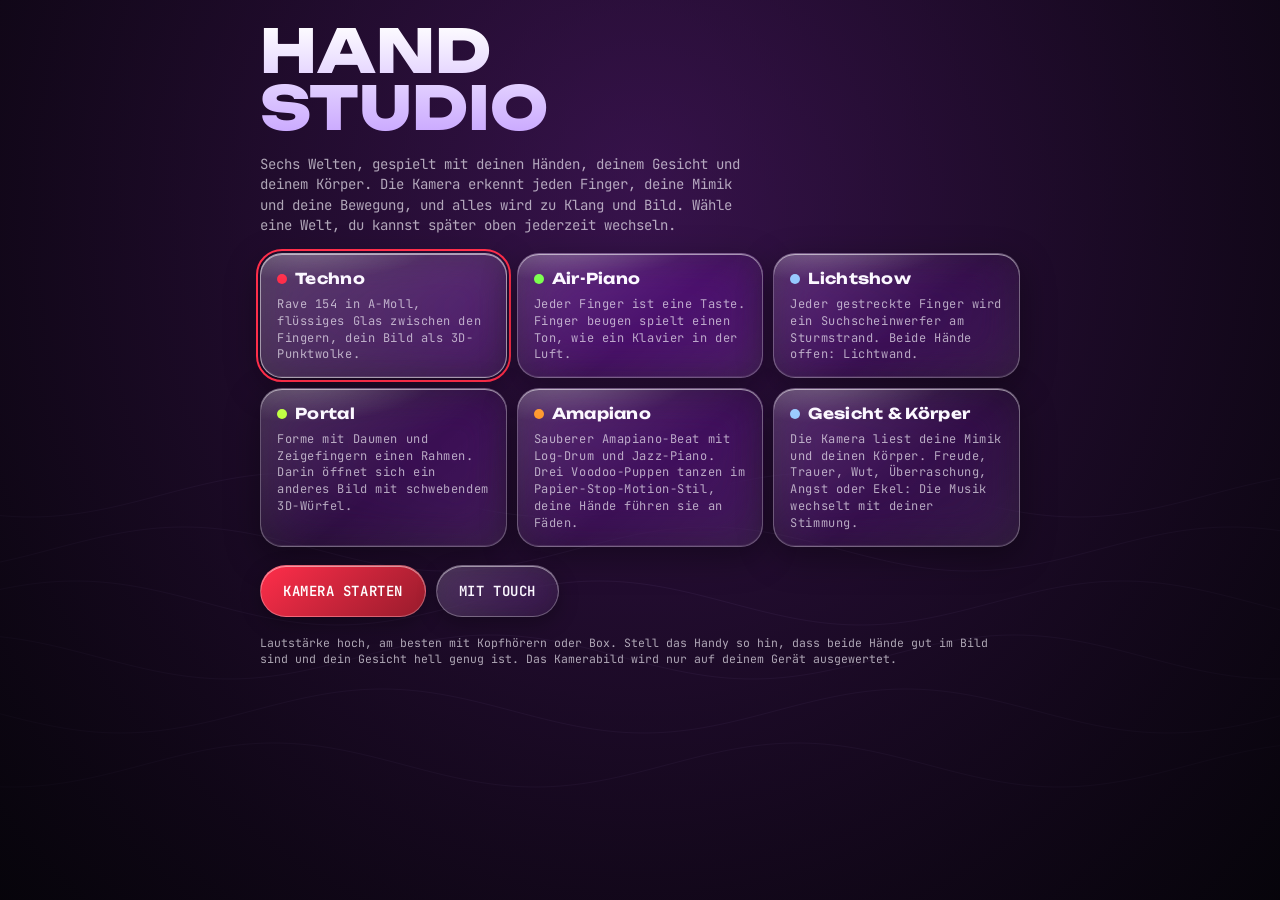
<file: studio/index.html>
<!doctype html>
<html lang="de">
<head>
<meta charset="utf-8">
<meta name="viewport" content="width=device-width, initial-scale=1, viewport-fit=cover, user-scalable=no">
<meta name="theme-color" content="#06040a">
<title>Handstudio</title>
<meta name="description" content="Sechs Welten, gesteuert mit Händen, Gesicht und Körper: Techno mit flüssigem Glas, Luft-Klavier, Lichtshow, Portal, Amapiano mit Voodoo-Puppen und Musik aus deinen Emotionen.">
<link rel="preconnect" href="https://fonts.googleapis.com">
<link rel="preconnect" href="https://fonts.gstatic.com" crossorigin>
<link rel="stylesheet" href="https://fonts.googleapis.com/css2?family=Unbounded:wght@500;700;800&family=JetBrains+Mono:wght@400;600;700&display=swap">
<style>
  /* Layout: Vollbild-Bühne, oben zwei Glasleisten (Steuerung, Welten-Menü), unten die Mod Matrix der Welt, rechts das Menü. Startbildschirm = Auswahl der Welten. */
  :root {
    --bg: #06040a;
    --c: rgb(255, 46, 74);
    --c-soft: rgba(255, 46, 74, .55);
    --ink: #fbf7ff;
    --muted: rgba(251, 247, 255, .66);
    --glass-line: rgba(255, 255, 255, .28);
    --font-display: "Unbounded", "Arial Black", system-ui, sans-serif;
    --font-mono: "JetBrains Mono", ui-monospace, Menlo, monospace;
    color-scheme: dark;
  }
  *, *::before, *::after { box-sizing: border-box; }
  [hidden] { display: none !important; }
  html, body {
    margin: 0; height: 100%; overflow: hidden;
    background: var(--bg); color: var(--ink);
    font-family: var(--font-mono); font-size: 14px; line-height: 1.45;
    overscroll-behavior: none; touch-action: none;
    -webkit-user-select: none; user-select: none; -webkit-tap-highlight-color: transparent;
  }
  canvas#out { position: fixed; inset: 0; width: 100%; height: 100%; display: block; }
  video { position: fixed; width: 1px; height: 1px; opacity: 0; pointer-events: none; }

  .glass {
    position: relative;
    background: linear-gradient(140deg, rgba(255,255,255,.17), rgba(255,255,255,.04) 55%, rgba(255,255,255,.08));
    -webkit-backdrop-filter: blur(22px) saturate(1.9); backdrop-filter: blur(22px) saturate(1.9);
    border: 1px solid var(--glass-line);
    box-shadow: inset 0 1px 0 rgba(255,255,255,.55), inset 0 -1px 0 rgba(255,255,255,.1), 0 10px 34px rgba(0,0,0,.38);
  }
  .glass::after {
    content: ""; position: absolute; inset: 0; border-radius: inherit; pointer-events: none;
    background: radial-gradient(120% 70% at 18% -10%, rgba(255,255,255,.26), transparent 45%);
  }
  button {
    font: inherit; font-weight: 600; cursor: pointer; color: var(--ink); white-space: nowrap;
    border-radius: 999px; padding: 8px 14px; min-height: 40px; letter-spacing: .04em;
    border: 1px solid var(--glass-line);
    background: linear-gradient(140deg, rgba(255,255,255,.18), rgba(255,255,255,.05));
    -webkit-backdrop-filter: blur(16px) saturate(1.8); backdrop-filter: blur(16px) saturate(1.8);
    box-shadow: inset 0 1px 0 rgba(255,255,255,.5), 0 6px 20px rgba(0,0,0,.3);
  }
  button:focus-visible { outline: 2px solid var(--c); outline-offset: 3px; }
  button:active { transform: scale(.96); }
  button[aria-pressed="true"], button.on { background: linear-gradient(140deg, var(--c), color-mix(in srgb, var(--c) 65%, #000)); border-color: rgba(255,255,255,.55); color: #fff; }
  .rec.on { background: #ff2b2b; }

  .top {
    position: fixed; z-index: 3;
    top: calc(env(safe-area-inset-top, 0px) + 8px);
    left: max(8px, env(safe-area-inset-left, 0px)); right: max(8px, env(safe-area-inset-right, 0px));
    display: grid; gap: 6px; pointer-events: none;
  }
  .top > * { pointer-events: auto; }
  .bar1 { display: flex; align-items: center; gap: 7px; border-radius: 999px; padding: 5px 5px 5px 14px; }
  .brand { font-family: var(--font-display); font-weight: 800; font-size: 12.5px; letter-spacing: .1em; margin-right: auto; white-space: nowrap; }
  .brand b { color: var(--c); }
  .level { width: 36px; height: 16px; display: inline-flex; align-items: flex-end; gap: 2px; flex: none; }
  .level i { flex: 1; background: var(--c); border-radius: 2px; height: 10%; }
  .track { font-size: 10.5px; color: var(--muted); white-space: nowrap; }
  .tabs { display: flex; gap: 6px; overflow-x: auto; scrollbar-width: none; padding: 2px; touch-action: pan-x; }
  .tabs::-webkit-scrollbar { display: none; }
  .tabs button { min-height: 36px; padding: 6px 13px; font-size: 12px; flex: none; }
  .tabs button i { display: inline-block; width: 8px; height: 8px; border-radius: 50%; margin-right: 7px; vertical-align: 1px; }
  @media (max-width: 460px) { .track { display: none; } .bar1 button { padding: 8px 11px; font-size: 12px; } }

  .section { position: fixed; z-index: 2; left: 50%; transform: translateX(-50%); top: calc(env(safe-area-inset-top, 0px) + 110px); text-align: center; pointer-events: none; width: max-content; max-width: 92vw; }
  .section .big { font-family: var(--font-display); font-weight: 800; font-size: clamp(22px, 7vw, 40px); letter-spacing: .06em; line-height: 1; color: rgba(255,255,255,.94); text-shadow: 0 0 26px var(--c-soft), 0 2px 0 rgba(0,0,0,.35); }
  .section .small { font-size: 11.5px; color: var(--muted); letter-spacing: .14em; margin-top: 6px; text-shadow: 0 1px 3px rgba(0,0,0,.7); }

  .matrix {
    position: fixed; z-index: 2;
    left: max(8px, env(safe-area-inset-left, 0px)); right: max(8px, env(safe-area-inset-right, 0px));
    bottom: calc(env(safe-area-inset-bottom, 0px) + 8px);
    margin: 0 auto; max-width: 780px; border-radius: 22px; padding: 9px 14px;
    display: grid; grid-template-columns: 1fr 1fr; gap: 4px 18px; font-size: 11px; pointer-events: none;
  }
  .mrow { display: grid; grid-template-columns: 78px 1fr 64px; align-items: center; gap: 8px; min-width: 0; }
  .mrow b { font-weight: 600; white-space: pre; overflow: hidden; text-overflow: ellipsis; }
  .mrow em { font-style: normal; text-align: right; color: var(--muted); white-space: nowrap; overflow: hidden; text-overflow: ellipsis; font-variant-numeric: tabular-nums; }
  .meter { height: 5px; background: rgba(255,255,255,.12); border-radius: 3px; overflow: hidden; }
  .meter span { display: block; height: 100%; width: 0; background: linear-gradient(90deg, var(--c), #fff); border-radius: 3px; }
  @media (max-width: 520px) { .matrix { grid-template-columns: 1fr; font-size: 10.5px; gap: 3px; } .matrix .opt { display: none; } }
  @media (max-height: 520px) {
    .section { display: none; }
    .matrix { grid-template-columns: repeat(3, 1fr); padding: 6px 12px; gap: 2px 14px; font-size: 10px; max-width: 900px; }
    .matrix .opt { display: none; }
    .mrow { grid-template-columns: 70px 1fr 46px; }
    .tabs button { min-height: 32px; padding: 4px 11px; }
    .bar1 button { min-height: 34px; padding: 6px 11px; }
  }

  .drawer {
    position: fixed; z-index: 5; top: 8px; right: 8px; bottom: 8px; width: min(400px, calc(100% - 16px));
    overflow-y: auto; border-radius: 26px;
    padding: calc(env(safe-area-inset-top, 0px) + 16px) max(18px, env(safe-area-inset-right, 0px)) calc(env(safe-area-inset-bottom, 0px) + 22px) 18px;
    display: grid; gap: 16px; align-content: start; touch-action: pan-y;
    background: linear-gradient(150deg, rgba(30,14,40,.8), rgba(8,5,12,.86));
  }
  .drawer h2 { margin: 0; font-family: var(--font-display); font-weight: 700; font-size: 15px; letter-spacing: .05em; }
  .drawer h3 { margin: 6px 0 0; font-size: 11px; letter-spacing: .16em; text-transform: uppercase; color: var(--c); }
  .row { display: flex; justify-content: space-between; align-items: center; gap: 10px; }
  .group { display: grid; gap: 7px; }
  .group > span { font-size: 10.5px; letter-spacing: .14em; text-transform: uppercase; color: var(--muted); }
  .chips { display: flex; flex-wrap: wrap; gap: 6px; }
  .chips button { min-height: 34px; padding: 6px 12px; font-size: 12px; }
  input[type="range"] { width: 100%; accent-color: var(--c); }
  .drawer p { margin: 0; font-size: 12px; color: var(--muted); }
  .file { position: relative; display: inline-flex; }
  .file input { position: absolute; inset: 0; opacity: 0; cursor: pointer; }
  table.map { width: 100%; border-collapse: collapse; font-size: 12px; }
  table.map td { padding: 5px 0; border-bottom: 1px solid rgba(255,255,255,.1); vertical-align: top; }
  table.map td:first-child { color: var(--c); padding-right: 10px; white-space: nowrap; font-weight: 600; }

  .intro {
    position: fixed; z-index: 6; inset: 0; overflow-y: auto; touch-action: pan-y;
    padding: calc(env(safe-area-inset-top, 0px) + 22px) max(16px, env(safe-area-inset-right, 0px)) calc(env(safe-area-inset-bottom, 0px) + 22px) max(16px, env(safe-area-inset-left, 0px));
    background: radial-gradient(ellipse at 50% 20%, rgba(70, 20, 90, .5), rgba(6, 4, 10, .93));
  }
  .intro-inner { max-width: 760px; margin: 0 auto; display: grid; gap: 18px; }
  .intro h1 { margin: 0; font-family: var(--font-display); font-weight: 800; font-size: clamp(34px, 10vw, 60px); line-height: .95;
    background: linear-gradient(180deg, #fff, #c9a7ff); -webkit-background-clip: text; background-clip: text; color: transparent; }
  .intro .lead { margin: 0; color: var(--muted); max-width: 60ch; }
  .cards { display: grid; grid-template-columns: repeat(auto-fill, minmax(210px, 1fr)); gap: 10px; }
  .card { text-align: left; white-space: normal; border-radius: 22px; padding: 14px 16px; min-height: 108px; display: grid; gap: 6px; align-content: start; }
  .card b { font-family: var(--font-display); font-weight: 700; font-size: 15px; letter-spacing: .02em; display: flex; align-items: center; gap: 8px; }
  .card b i { width: 10px; height: 10px; border-radius: 50%; flex: none; }
  .card span { font-weight: 400; font-size: 12px; color: var(--muted); line-height: 1.4; }
  .card.on { outline: 2px solid var(--c); outline-offset: 2px; background: linear-gradient(140deg, rgba(255,255,255,.22), rgba(255,255,255,.07)); color: var(--ink); }
  .go { display: flex; gap: 10px; flex-wrap: wrap; }
  .go button { min-height: 52px; padding: 12px 22px; font-size: 14px; }
  .go .main { background: linear-gradient(140deg, var(--c), color-mix(in srgb, var(--c) 60%, #000)); color: #fff; }
  .note { font-size: 11.5px; color: var(--muted); margin: 0; }

  .unmute { position: fixed; z-index: 8; inset: 0; display: grid; place-items: center; background: rgba(0,0,0,.5); padding: 20px; }
  .unmute div { display: grid; gap: 12px; justify-items: center; text-align: center; max-width: 340px; padding: 22px; border-radius: 26px; }
  .unmute button { font-size: 19px; padding: 16px 28px; min-height: 60px; background: linear-gradient(140deg, var(--c), color-mix(in srgb, var(--c) 65%, #000)); }
  .unmute p { margin: 0; font-size: 12.5px; color: var(--muted); }
  .toast { position: fixed; z-index: 4; left: 50%; transform: translateX(-50%); bottom: calc(env(safe-area-inset-bottom, 0px) + 150px);
    max-width: calc(100% - 32px); width: max-content; border-radius: 16px; padding: 10px 16px; font-size: 12.5px; }
</style>
</head>
<body>
<canvas id="out" aria-label="Bühne"></canvas>
<video id="cam" playsinline muted></video>

<div class="top" id="top" hidden>
  <div class="bar1 glass">
    <span class="brand">HAND<b>STUDIO</b></span>
    <span class="track" id="track"></span>
    <span class="level" id="level" aria-label="Pegel"><i></i><i></i><i></i><i></i><i></i></span>
    <button type="button" class="rec" id="recBtn">● REC</button>
    <button type="button" id="playBtn" class="on">STOP</button>
    <button type="button" id="setBtn">MENÜ</button>
  </div>
  <nav class="tabs" id="tabs" aria-label="Welten"></nav>
</div>

<div class="section" id="section" hidden><div class="big" id="secBig"></div><div class="small" id="secSmall"></div></div>
<div class="matrix glass" id="matrix" hidden aria-hidden="true"></div>

<aside class="drawer glass" id="drawer" hidden aria-label="Menü">
  <div class="row"><h2>MENÜ</h2><button type="button" id="closeSet">SCHLIESSEN</button></div>
  <h3 id="modeTitle">Welt</h3>
  <div id="modeSettings" class="group"></div>
  <h3>Allgemein</h3>
  <div class="group"><span>Steuerung</span><div class="chips" id="inputChips"></div></div>
  <div class="group"><span>Hände einblenden</span><div class="chips" id="skelChips"></div></div>
  <div class="group"><span>Bildqualität</span><div class="chips" id="qualChips"></div></div>
  <div class="group"><span>Lautstärke</span><input type="range" id="vol" min="0" max="100" value="85" aria-label="Lautstärke"></div>
  <div class="group"><span>Gesten dieser Welt</span><table class="map" id="modeMap"></table></div>
</aside>

<div class="intro" id="intro">
  <div class="intro-inner">
    <h1>HAND<br>STUDIO</h1>
    <p class="lead">Sechs Welten, gespielt mit deinen Händen, deinem Gesicht und deinem Körper. Die Kamera erkennt jeden Finger, deine Mimik und deine Bewegung, und alles wird zu Klang und Bild. Wähle eine Welt, du kannst später oben jederzeit wechseln.</p>
    <div class="cards" id="cards"></div>
    <div class="go">
      <button type="button" class="main" id="startCam">KAMERA STARTEN</button>
      <button type="button" id="startTouch">MIT TOUCH</button>
    </div>
    <p class="note">Lautstärke hoch, am besten mit Kopfhörern oder Box. Stell das Handy so hin, dass beide Hände gut im Bild sind und dein Gesicht hell genug ist. Das Kamerabild wird nur auf deinem Gerät ausgewertet.</p>
  </div>
</div>

<div class="unmute" id="unmute" hidden>
  <div class="glass">
    <button type="button" id="unmuteBtn">🔊 TON AN</button>
    <p>Der Browser hat den Ton angehalten, zum Beispiel weil die Kamera gestartet ist. Tipp einmal, dann geht es weiter.</p>
  </div>
</div>
<div class="toast glass" id="toast" hidden role="status"></div>

<script src="core.js"></script>
<script src="mode-techno.js"></script>
<script src="mode-piano.js"></script>
<script src="mode-licht.js"></script>
<script src="mode-portal.js"></script>
<script src="mode-amapiano.js"></script>
<script src="mode-gesicht.js"></script>
<script>S.boot();</script>
</body>
</html>
</file>
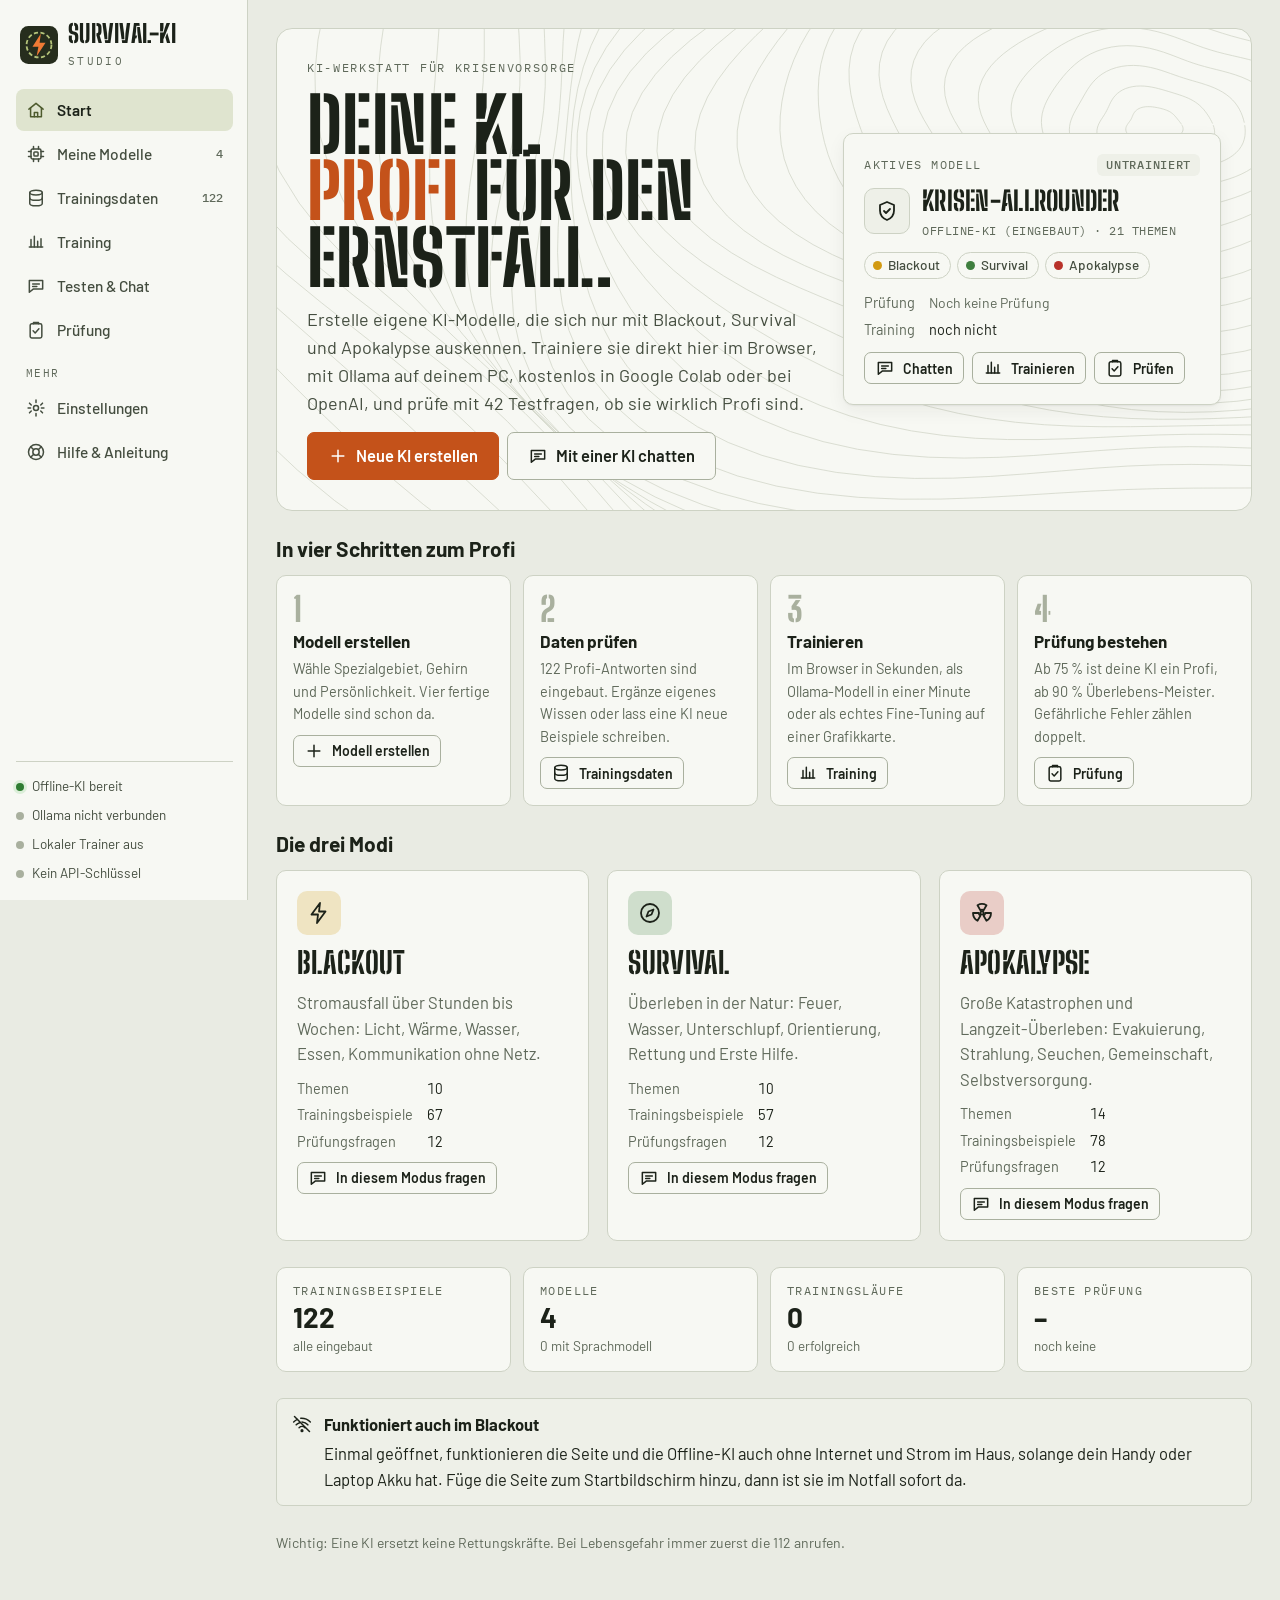
<file: survival-ki/index.html>
<!doctype html>
<html lang="de">
<head>
<meta charset="utf-8">
<meta name="viewport" content="width=device-width, initial-scale=1, viewport-fit=cover">
<title>Survival-KI Studio</title>
<meta name="description" content="Eigene KI für Blackout, Survival und Apokalypse erstellen, trainieren und prüfen: im Browser, mit Ollama, kostenlos in Google Colab, auf dem eigenen PC oder mit OpenAI.">
<meta name="theme-color" content="#e9ebe3" media="(prefers-color-scheme: light)">
<meta name="theme-color" content="#121510" media="(prefers-color-scheme: dark)">
<link rel="manifest" href="manifest.webmanifest">
<link rel="icon" href="icon.svg" type="image/svg+xml">
<link rel="apple-touch-icon" href="icon-192.png">
<link rel="preconnect" href="https://fonts.googleapis.com">
<link rel="preconnect" href="https://fonts.gstatic.com" crossorigin>
<link rel="stylesheet" href="https://fonts.googleapis.com/css2?family=Barlow:ital,wght@0,400;0,500;0,600;0,700;1,400&family=Big+Shoulders+Stencil+Display:wght@700;800&family=IBM+Plex+Mono:wght@400;500&display=swap">
<link rel="stylesheet" href="style.css">
<script>
  // Farbschema vor dem ersten Zeichnen setzen (kein Aufblitzen)
  try { var t = JSON.parse(localStorage.getItem('ski.state.v1') || '{}'); t = t.settings && t.settings.theme; if (t === 'light' || t === 'dark') document.documentElement.setAttribute('data-theme', t); } catch (e) {}
</script>
</head>
<body>
<a class="skip" href="#main">Zum Inhalt springen</a>

<div class="app">
  <header class="topbar">
    <button class="icon-btn" type="button" id="menu-open" aria-label="Menü öffnen" aria-controls="nav" aria-expanded="false"></button>
    <a class="brand" href="#start" aria-label="Survival-KI Studio, Start">
      <img class="brand-mark" src="icon.svg" alt="">
      <span><span class="brand-name">Survival-KI</span><span class="brand-sub">Studio</span></span>
    </a>
    <span class="grow"></span>
    <a class="icon-btn" href="#chat" aria-label="Zum Chat" id="top-chat"></a>
  </header>

  <nav class="sidebar" id="nav" aria-label="Hauptmenü">
    <a class="brand" href="#start">
      <img class="brand-mark" src="icon.svg" alt="">
      <span><span class="brand-name">Survival-KI</span><span class="brand-sub">Studio</span></span>
    </a>
    <div class="nav" id="nav-links"></div>
    <div class="side-foot" id="side-status"></div>
  </nav>

  <main id="main" tabindex="-1">
    <section class="view" id="view-start" hidden></section>
    <section class="view" id="view-modelle" hidden></section>
    <section class="view" id="view-daten" hidden></section>
    <section class="view" id="view-training" hidden></section>
    <section class="view" id="view-chat" hidden></section>
    <section class="view" id="view-pruefung" hidden></section>
    <section class="view" id="view-einstellungen" hidden></section>
    <section class="view" id="view-hilfe" hidden></section>
  </main>
</div>

<div id="toasts" class="toasts" aria-live="polite"></div>
<noscript><p style="padding:24px">Das Survival-KI Studio braucht JavaScript.</p></noscript>

<script src="js/data.js"></script>
<script src="js/util.js"></script>
<script src="js/icons.js"></script>
<script src="js/engine.js"></script>
<script src="js/store.js"></script>
<script src="js/providers.js"></script>
<script src="js/export.js"></script>
<script src="js/charts.js"></script>
<script src="js/app.js"></script>
<script src="js/views/start.js"></script>
<script src="js/views/models.js"></script>
<script src="js/views/data.js"></script>
<script src="js/views/training.js"></script>
<script src="js/views/chat.js"></script>
<script src="js/views/eval.js"></script>
<script src="js/views/settings.js"></script>
<script src="js/views/help.js"></script>
<script>SK.app.start();</script>
</body>
</html>
</file>
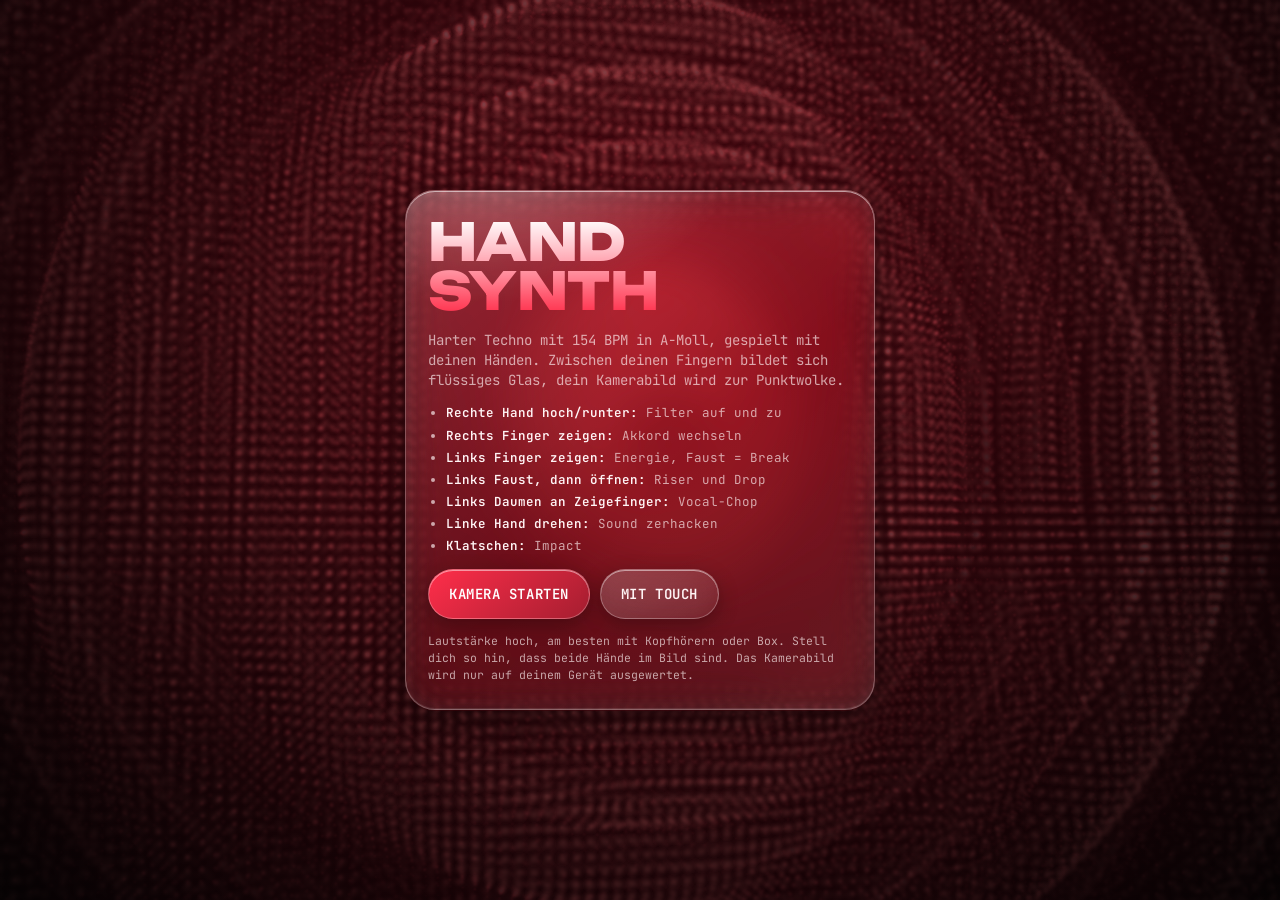
<file: synth/index.html>
<!doctype html>
<html lang="de">
<head>
<meta charset="utf-8">
<meta name="viewport" content="width=device-width, initial-scale=1, viewport-fit=cover, user-scalable=no">
<meta name="theme-color" content="#050203">
<title>Handsynth</title>
<meta name="description" content="Techno mit den Händen: Kamera erkennt deine Finger, flüssiges Glas zwischen den Händen, Punktwolke im TouchDesigner-Stil und ein harter 154-BPM-Sound.">
<link rel="preconnect" href="https://fonts.googleapis.com">
<link rel="preconnect" href="https://fonts.gstatic.com" crossorigin>
<link rel="stylesheet" href="https://fonts.googleapis.com/css2?family=Unbounded:wght@500;700;800&family=JetBrains+Mono:wght@400;600;700&display=swap">
<style>
  /* Layout: Vollbild-Bühne (WebGL), darüber Bedienelemente aus flüssigem Glas: Leiste oben, Abschnittsanzeige, Wertepillen an den Händen, Mod Matrix unten, Menü rechts. */
  :root {
    --bg: #050203;
    --c: rgb(255, 46, 74);
    --c-soft: rgba(255, 46, 74, .55);
    --c-faint: rgba(255, 46, 74, .16);
    --ink: #fff4f5;
    --muted: rgba(255, 244, 245, .66);
    --glass-top: rgba(255, 255, 255, .16);
    --glass-bot: rgba(255, 255, 255, .04);
    --glass-line: rgba(255, 255, 255, .28);
    --font-display: "Unbounded", "Arial Black", system-ui, sans-serif;
    --font-mono: "JetBrains Mono", ui-monospace, Menlo, monospace;
    color-scheme: dark;
  }
  *, *::before, *::after { box-sizing: border-box; }
  [hidden] { display: none !important; }
  html, body {
    margin: 0; height: 100%; overflow: hidden;
    background: var(--bg); color: var(--ink);
    font-family: var(--font-mono); font-size: 14px; line-height: 1.45;
    overscroll-behavior: none; touch-action: none;
    -webkit-user-select: none; user-select: none; -webkit-tap-highlight-color: transparent;
  }
  canvas#gl { position: fixed; inset: 0; width: 100%; height: 100%; display: block; }
  video { position: fixed; width: 1px; height: 1px; opacity: 0; pointer-events: none; }

  /* ---------- Flüssiges Glas ---------- */
  .glass {
    position: relative;
    background: linear-gradient(140deg, var(--glass-top), var(--glass-bot) 55%, rgba(255,255,255,.08));
    -webkit-backdrop-filter: blur(22px) saturate(1.9) brightness(1.05);
    backdrop-filter: blur(22px) saturate(1.9) brightness(1.05);
    border: 1px solid var(--glass-line);
    box-shadow:
      inset 0 1px 0 rgba(255,255,255,.55),
      inset 0 -1px 0 rgba(255,255,255,.10),
      inset 0 0 18px rgba(255,255,255,.06),
      0 10px 34px rgba(0,0,0,.38);
  }
  .glass::after {
    content: ""; position: absolute; inset: 0; border-radius: inherit; pointer-events: none;
    background: radial-gradient(120% 70% at 18% -10%, rgba(255,255,255,.28), transparent 45%);
    mix-blend-mode: screen;
  }

  button {
    font: inherit; font-weight: 600; cursor: pointer; color: var(--ink);
    border-radius: 999px; padding: 8px 14px; min-height: 40px; letter-spacing: .04em; white-space: nowrap;
    border: 1px solid var(--glass-line);
    background: linear-gradient(140deg, rgba(255,255,255,.18), rgba(255,255,255,.05));
    -webkit-backdrop-filter: blur(16px) saturate(1.8); backdrop-filter: blur(16px) saturate(1.8);
    box-shadow: inset 0 1px 0 rgba(255,255,255,.5), 0 6px 20px rgba(0,0,0,.3);
  }
  button:focus-visible { outline: 2px solid var(--c); outline-offset: 3px; }
  button:active { transform: scale(.96); }
  button[aria-pressed="true"] { background: linear-gradient(140deg, var(--c), color-mix(in srgb, var(--c) 70%, #000)); border-color: rgba(255,255,255,.5); color: #fff; }
  .rec[aria-pressed="true"] { background: #ff2b2b; }

  .top {
    position: fixed; z-index: 3;
    top: calc(env(safe-area-inset-top, 0px) + 10px);
    left: max(10px, env(safe-area-inset-left, 0px));
    right: max(10px, env(safe-area-inset-right, 0px));
    display: flex; align-items: center; gap: 8px;
    border-radius: 999px; padding: 6px 6px 6px 16px;
  }
  .brand { font-family: var(--font-display); font-weight: 800; font-size: 13px; letter-spacing: .1em; margin-right: auto; white-space: nowrap; }
  .brand b { color: var(--c); font-weight: 800; }
  .level { width: 40px; height: 16px; display: inline-flex; align-items: flex-end; gap: 2px; flex: none; }
  .level i { flex: 1; background: var(--c); border-radius: 2px; height: 10%; box-shadow: 0 0 8px var(--c-soft); }
  .readout { color: var(--muted); font-size: 11px; white-space: nowrap; font-variant-numeric: tabular-nums; }
  @media (max-width: 460px) { .readout { display: none; } .top button { padding: 8px 11px; font-size: 12px; } }

  .section {
    position: fixed; z-index: 2; left: 50%; transform: translateX(-50%);
    top: calc(env(safe-area-inset-top, 0px) + 78px);
    text-align: center; pointer-events: none;
  }
  .section .big { font-family: var(--font-display); font-weight: 800; font-size: clamp(26px, 8vw, 46px); letter-spacing: .06em; line-height: 1;
    color: rgba(255,255,255,.92); text-shadow: 0 0 28px var(--c-soft), 0 0 2px #fff; }
  .section .small { font-size: 12px; color: var(--muted); letter-spacing: .14em; margin-top: 6px; }

  .pill {
    position: fixed; z-index: 2; left: 0; top: 0; pointer-events: none;
    border-radius: 16px; padding: 7px 11px; font-size: 11.5px; line-height: 1.35; white-space: nowrap;
    will-change: transform; transition: opacity .2s;
  }
  .pill b { color: var(--c); font-weight: 700; }

  .matrix {
    position: fixed; z-index: 2;
    left: max(10px, env(safe-area-inset-left, 0px));
    right: max(10px, env(safe-area-inset-right, 0px));
    bottom: calc(env(safe-area-inset-bottom, 0px) + 10px);
    margin: 0 auto; max-width: 780px; border-radius: 22px;
    padding: 10px 14px; display: grid; grid-template-columns: 1fr 1fr; gap: 4px 18px;
    font-size: 11px; pointer-events: none;
  }
  .mrow { display: grid; grid-template-columns: 74px 1fr 52px; align-items: center; gap: 8px; min-width: 0; }
  .mrow b { font-weight: 600; white-space: pre; overflow: hidden; text-overflow: ellipsis; }
  .mrow i { font-style: normal; text-align: right; color: var(--muted); font-variant-numeric: tabular-nums; white-space: nowrap; overflow: hidden; }
  .meter { height: 5px; background: rgba(255,255,255,.12); border-radius: 3px; overflow: hidden; }
  .meter span { display: block; height: 100%; width: 0; background: linear-gradient(90deg, var(--c), #fff); border-radius: 3px; }
  @media (max-width: 520px) {
    .matrix { grid-template-columns: 1fr; font-size: 10.5px; padding: 8px 12px; gap: 3px; }
    .matrix .opt { display: none; }
  }

  .drawer {
    position: fixed; z-index: 5; top: 8px; right: 8px; bottom: 8px;
    width: min(390px, calc(100% - 16px)); overflow-y: auto; border-radius: 26px;
    padding-top: calc(env(safe-area-inset-top, 0px) + 16px);
    padding-bottom: calc(env(safe-area-inset-bottom, 0px) + 22px);
    padding-left: 18px; padding-right: max(18px, env(safe-area-inset-right, 0px));
    display: grid; gap: 18px; align-content: start; touch-action: pan-y;
    background: linear-gradient(150deg, rgba(40,10,14,.72), rgba(10,4,6,.78));
  }
  .drawer h2 { margin: 0; font-family: var(--font-display); font-weight: 700; font-size: 16px; letter-spacing: .05em; }
  .group { display: grid; gap: 8px; }
  .group > span { font-size: 10.5px; letter-spacing: .14em; text-transform: uppercase; color: var(--muted); }
  .chips { display: flex; flex-wrap: wrap; gap: 6px; }
  .chips button { min-height: 36px; padding: 6px 12px; font-size: 12.5px; }
  input[type="range"] { width: 100%; accent-color: var(--c); }
  .drawer .row { display: flex; justify-content: space-between; align-items: center; gap: 10px; }
  .drawer p { margin: 0; font-size: 12px; color: var(--muted); }
  .file { position: relative; display: inline-flex; }
  .file input { position: absolute; inset: 0; opacity: 0; cursor: pointer; }
  table.map { width: 100%; border-collapse: collapse; font-size: 12px; }
  table.map td { padding: 5px 0; border-bottom: 1px solid rgba(255,255,255,.1); vertical-align: top; }
  table.map td:first-child { color: var(--c); padding-right: 10px; white-space: nowrap; font-weight: 600; }

  .intro {
    position: fixed; z-index: 6; inset: 0; display: grid; place-items: center;
    padding: 20px max(16px, env(safe-area-inset-right, 0px)) 20px max(16px, env(safe-area-inset-left, 0px));
    background: radial-gradient(ellipse at 50% 30%, rgba(120, 10, 25, .55), rgba(5, 2, 3, .92));
    overflow-y: auto; touch-action: pan-y;
  }
  .card { max-width: 470px; display: grid; gap: 14px; border-radius: 30px; padding: 26px 22px; }
  .card h1 {
    margin: 0; font-family: var(--font-display); font-weight: 800; font-size: clamp(34px, 10vw, 52px);
    line-height: .95; letter-spacing: -.01em;
    background: linear-gradient(180deg, #fff, var(--c)); -webkit-background-clip: text; background-clip: text; color: transparent;
  }
  .card p { margin: 0; color: var(--muted); }
  .card ul { margin: 0; padding-left: 18px; display: grid; gap: 4px; font-size: 12.5px; color: var(--muted); }
  .card ul b { color: var(--ink); font-weight: 600; }
  .card .go { display: flex; gap: 10px; flex-wrap: wrap; }
  .card .go button { min-height: 50px; padding: 12px 20px; font-size: 14px; }
  .card .go .main { background: linear-gradient(140deg, var(--c), color-mix(in srgb, var(--c) 65%, #000)); color: #fff; }
  .note { font-size: 11.5px; }

  .unmute { position: fixed; z-index: 8; inset: 0; display: grid; place-items: center; background: rgba(0,0,0,.5); padding: 20px; }
  .unmute div { display: grid; gap: 12px; justify-items: center; text-align: center; max-width: 340px; padding: 22px; border-radius: 26px; }
  .unmute button { font-size: 19px; padding: 16px 28px; min-height: 60px; background: linear-gradient(140deg, var(--c), color-mix(in srgb, var(--c) 65%, #000)); }
  .unmute p { margin: 0; font-size: 12.5px; color: var(--muted); }

  .toast {
    position: fixed; z-index: 4; left: 50%; transform: translateX(-50%);
    bottom: calc(env(safe-area-inset-bottom, 0px) + 150px);
    max-width: calc(100% - 32px); width: max-content; border-radius: 16px; padding: 10px 16px; font-size: 12.5px;
  }
  .nogl { position: fixed; inset: 0; display: grid; place-items: center; padding: 24px; text-align: center; color: var(--muted); }
</style>
</head>
<body>
<canvas id="gl" aria-label="Visuals: Punktwolke, Glas und Oszilloskop"></canvas>
<video id="cam" playsinline muted></video>

<div class="top glass" id="top" hidden>
  <span class="brand">HAND<b>SYNTH</b></span>
  <span class="level" id="level" aria-label="Pegel"><i></i><i></i><i></i><i></i><i></i></span>
  <span class="readout" id="readout">154 BPM</span>
  <button type="button" class="rec" id="recBtn" aria-pressed="false">● REC</button>
  <button type="button" id="playBtn" aria-pressed="true">STOP</button>
  <button type="button" id="setBtn">MENÜ</button>
</div>

<div class="section" id="section" hidden><div class="big" id="secBig">DROP</div><div class="small" id="secSmall">A-MOLL · 154 BPM</div></div>
<div class="pill glass" id="pillR" hidden></div>
<div class="pill glass" id="pillL" hidden></div>

<div class="matrix glass" id="matrix" hidden aria-hidden="true"></div>

<aside class="drawer glass" id="drawer" hidden aria-label="Einstellungen">
  <div class="row"><h2>MENÜ</h2><button type="button" id="closeSet">SCHLIESSEN</button></div>

  <div class="group"><span>Sound-Stil</span><div class="chips" id="styleChips"></div><p id="styleNote"></p></div>
  <div class="group"><span>Tempo <b id="bpmVal">154</b> BPM</span><input type="range" id="bpm" min="100" max="170" value="154" aria-label="Tempo"></div>

  <div class="group">
    <span>Eigener Sound</span>
    <p>Lade einen Song oder ein Video von deinem Handy. Er läuft im Loop und deine Hände steuern Filter, Raum, Zerhacken und Drums. Die Datei bleibt auf deinem Gerät.</p>
    <div class="chips">
      <label class="file"><button type="button" tabindex="-1">DATEI LADEN</button><input type="file" id="sampleFile" accept="audio/*,video/*" aria-label="Audio- oder Videodatei laden"></label>
      <button type="button" id="sampleOff" hidden>SOUND ENTFERNEN</button>
    </div>
    <p id="sampleInfo"></p>
  </div>

  <div class="group"><span>Bild</span><div class="chips" id="visChips"></div></div>
  <div class="group"><span>Flüssiges Glas</span><div class="chips" id="glassChips"></div></div>
  <div class="group"><span>Farbe</span><div class="chips" id="colorChips"></div></div>
  <div class="group"><span>Kamerabild dahinter</span><div class="chips" id="camChips"></div></div>
  <div class="group"><span>Nachleuchten</span><input type="range" id="trail" min="0" max="100" value="60" aria-label="Nachleuchten"></div>
  <div class="group"><span>Lautstärke</span><input type="range" id="vol" min="0" max="100" value="85" aria-label="Lautstärke"></div>
  <div class="group"><span>Steuerung</span><div class="chips" id="modeChips"></div></div>
  <div class="group" id="manualGroup"><span>Ohne Kamera: Akkord und Energie</span><div class="chips" id="chordChips"></div><div class="chips" id="energyChips"></div></div>

  <div class="group">
    <span>Mod Matrix</span>
    <table class="map">
      <tr><td>R Höhe</td><td>Filter: unten dumpf, oben offen</td></tr>
      <tr><td>R Daumen–Zeige</td><td>Resonanz</td></tr>
      <tr><td>R Finger 1–5</td><td>Akkord: Am, F, Dm, B, C (Faust = Fläche aus)</td></tr>
      <tr><td>R Drehung</td><td>Verzerrung</td></tr>
      <tr><td>L Finger 0–5</td><td>Energie: 0 Break, 1 Kick, 2 Rumble, 3 Bass und Hats, 4 Clap, 5 alles</td></tr>
      <tr><td>Faust → offen</td><td>Riser, Drop auf dem nächsten Takt</td></tr>
      <tr><td>L Höhe</td><td>Raum: Hall und Echo</td></tr>
      <tr><td>L Daumen–Zeige</td><td>Zusammenführen = Vocal-Chop</td></tr>
      <tr><td>L Drehung</td><td>Zerhacken (Trance-Gate)</td></tr>
      <tr><td>Abstand</td><td>Glas und Stereobreite</td></tr>
      <tr><td>Klatschen</td><td>Impact</td></tr>
      <tr><td>Wischen</td><td>Sweep</td></tr>
    </table>
  </div>
</aside>

<div class="intro" id="intro">
  <div class="card glass">
    <h1>HAND<br>SYNTH</h1>
    <p>Harter Techno mit 154 BPM in A-Moll, gespielt mit deinen Händen. Zwischen deinen Fingern bildet sich flüssiges Glas, dein Kamerabild wird zur Punktwolke.</p>
    <ul>
      <li><b>Rechte Hand hoch/runter:</b> Filter auf und zu</li>
      <li><b>Rechts Finger zeigen:</b> Akkord wechseln</li>
      <li><b>Links Finger zeigen:</b> Energie, Faust = Break</li>
      <li><b>Links Faust, dann öffnen:</b> Riser und Drop</li>
      <li><b>Links Daumen an Zeigefinger:</b> Vocal-Chop</li>
      <li><b>Linke Hand drehen:</b> Sound zerhacken</li>
      <li><b>Klatschen:</b> Impact</li>
    </ul>
    <div class="go">
      <button type="button" class="main" id="startCam">KAMERA STARTEN</button>
      <button type="button" id="startTouch">MIT TOUCH</button>
    </div>
    <p class="note">Lautstärke hoch, am besten mit Kopfhörern oder Box. Stell dich so hin, dass beide Hände im Bild sind. Das Kamerabild wird nur auf deinem Gerät ausgewertet.</p>
  </div>
</div>

<div class="unmute" id="unmute" hidden>
  <div class="glass">
    <button type="button" id="unmuteBtn">🔊 TON AN</button>
    <p>Der Browser hat den Ton angehalten, zum Beispiel weil die Kamera gestartet ist. Tipp einmal, dann geht es weiter.</p>
  </div>
</div>

<div class="toast glass" id="toast" hidden role="status"></div>

<script>
(() => {
  'use strict';
  const $ = id => document.getElementById(id);
  const clamp = (v, a = 0, b = 1) => v < a ? a : v > b ? b : v;
  const lerp = (a, b, t) => a + (b - a) * t;
  const mtof = m => 440 * Math.pow(2, (m - 69) / 12);

  function toast(t, ms = 2600) {
    const el = $('toast'); el.textContent = t; el.hidden = false;
    clearTimeout(toast.h); toast.h = setTimeout(() => { el.hidden = true; }, ms);
  }

  // =====================================================================
  //  Musik
  // =====================================================================
  // A-Moll mit B (phrygisch), wie im Video
  const CHORDS = [
    null,
    { name: 'Am', notes: [45, 57, 60, 64, 69], root: 33 },
    { name: 'F',  notes: [41, 53, 57, 60, 65], root: 29 },
    { name: 'Dm', notes: [38, 50, 53, 57, 62], root: 38 },
    { name: 'B',  notes: [46, 58, 62, 65, 70], root: 34 },
    { name: 'C',  notes: [48, 55, 60, 64, 67], root: 36 },
  ];
  // Acid-Muster für die Synth-Stile (Stufen in A-Moll)
  const SCALE = [0, 1, 3, 5, 7, 8, 10];
  const ACID = [
    null,
    '. 0 0 0 . 0 0 0 . 0 0 0 . 0 0b 0',
    '0^ 0 0 0 0^ 0 4 0 0^ 0 0 0 0^ 0 3 2',
    '0 0~ 7 0 2 . 4~ 6 0 0 7^ 2 . 3~ 4 0',
    '0^ . 4 . 0 - 6 . 0^ . 4 . 2 - 7b .',
    '0 2 4 7 9 7 4 2 0 2 4 7 11^ 9 7 4',
  ].map(p => p && p.split(' ').map(tok => {
    if (tok === '.') return { rest: true };
    if (tok === '-') return { hold: true };
    const m = tok.match(/^(-?\d+)([\^~b]*)$/);
    return { deg: +m[1], acc: m[2].includes('^'), slide: m[2].includes('~'), bend: m[2].includes('b') };
  }));

  const STYLES = {
    rave: { name: 'Rave 154', bpm: 154,
      note: 'Wie im Video: harter Techno in A-Moll, dröhnende Kick auf 47 Hz mit Rumble, Akkordfläche, rollender Bass, Vocal-Chops.',
      kick: { f0: 260, f1: 47, tau: 0.045, len: 0.3, drive: 0.6, lvl: 1 }, rumble: 0.9, bass: [1, 2, 3], bassLvl: 0.8, pad: 1, acid: 0, hats: 'hard', clap: 1, swing: 0 },
    hypno: { name: 'Hypno 132', bpm: 132,
      note: 'Melodischer, weiter Raum, Bass auf der Offbeat-Sechzehntel.',
      kick: { f0: 190, f1: 50, tau: 0.03, len: 0.22, drive: 0.3, lvl: 0.95 }, rumble: 0.5, bass: [2], bassLvl: 0.75, pad: 1, acid: 0, hats: 'soft', clap: 0.5, swing: 0.05 },
    acid: { name: 'Acid 130', bpm: 130,
      note: 'Quietschende 303-Linie statt Fläche. Rechte Finger wählen das Muster.',
      kick: { f0: 180, f1: 48, tau: 0.03, len: 0.2, drive: 0.25, lvl: 0.9 }, rumble: 0.25, bass: [], bassLvl: 0, pad: 0, acid: 1, hats: 'soft', clap: 0.8, swing: 0.03 },
    alobend: { name: 'Alobend 120', bpm: 120,
      note: 'Das erste Video: obertonreicher Bass mit Pitch-Bends, in Sechzehnteln zerhackt.',
      kick: { f0: 170, f1: 45, tau: 0.035, len: 0.22, drive: 0.3, lvl: 0.85 }, rumble: 0, bass: [], bassLvl: 0, pad: 0, acid: 2, hats: 'soft', clap: 0.6, swing: 0 },
  };

  const settings = {
    style: 'rave', bpm: 154, vis: 'punkte', glass: 'an', color: 'rot', cam: 'dunkel', trail: 0.6, vol: 0.85,
    mode: 'kamera', manualChord: 1, manualEnergy: 5,
  };
  try { Object.assign(settings, JSON.parse(localStorage.getItem('handsynth2') || '{}')); } catch (e) {}
  const save = () => { try { localStorage.setItem('handsynth2', JSON.stringify(settings)); } catch (e) {} };
  const style = () => STYLES[settings.style] || STYLES.rave;

  // Steuerwerte (Ziel T, geglättet P)
  const DEF = { cutoff: 0.78, res: 0.2, drive: 0.25, space: 0.3, gate: 0, width: 0.4 };
  const P = { ...DEF, chord: 1, energy: 5 };
  const T = { ...DEF, chord: 1, energy: 5 };

  // =====================================================================
  //  Audio-Engine
  // =====================================================================
  let AC = null; const A = {};
  let playing = false, nextTime = 0, step = 0, bar = 0, schedTimer = null;
  let energyNow = 5, pendingEnergy = null, pendingBar = -1;
  const kickTimes = [];

  function curve(k) {
    const n = 2048, c = new Float32Array(n), g = 1 + k * 10;
    for (let i = 0; i < n; i++) { const x = i / (n - 1) * 2 - 1; c[i] = Math.tanh(x * g) / Math.tanh(g); }
    return c;
  }
  function ir(sec, decay, bright) {
    const len = Math.floor(AC.sampleRate * sec), b = AC.createBuffer(2, len, AC.sampleRate);
    for (let ch = 0; ch < 2; ch++) {
      const d = b.getChannelData(ch); let lp = 0;
      for (let i = 0; i < len; i++) { const w = Math.random() * 2 - 1; lp += (w - lp) * bright; d[i] = lp * Math.pow(1 - i / len, decay); }
    }
    return b;
  }
  const G = (v = 1) => { const g = AC.createGain(); g.gain.value = v; return g; };
  const F = (type, f, q = 0.7) => { const x = AC.createBiquadFilter(); x.type = type; x.frequency.value = f; x.Q.value = q; return x; };
  const pan = v => { if (!AC.createStereoPanner) return G(1); const p = AC.createStereoPanner(); p.pan.value = v; return p; };

  function initAudio() {
    AC = new (window.AudioContext || window.webkitAudioContext)({ latencyHint: 'interactive' });
    // Master: Glue-Kompressor -> weiche Sättigung -> Limiter
    A.glue = AC.createDynamicsCompressor();
    A.glue.threshold.value = -16; A.glue.ratio.value = 2.5; A.glue.attack.value = 0.01; A.glue.release.value = 0.16;
    A.sat = AC.createWaveShaper(); A.sat.curve = curve(0.08); A.sat.oversample = '2x';
    A.lim = AC.createDynamicsCompressor(); A.lim.threshold.value = -1.5; A.lim.ratio.value = 20; A.lim.attack.value = 0.001; A.lim.release.value = 0.06;
    A.master = G(settings.vol * 0.62);
    A.glue.connect(A.sat); A.sat.connect(A.lim); A.lim.connect(A.master); A.master.connect(AC.destination);
    // Analyse
    A.split = AC.createChannelSplitter(2);
    A.anL = AC.createAnalyser(); A.anR = AC.createAnalyser(); A.anL.fftSize = A.anR.fftSize = 2048;
    A.anF = AC.createAnalyser(); A.anF.fftSize = 2048; A.anF.smoothingTimeConstant = 0.6;
    A.master.connect(A.split); A.split.connect(A.anL, 0); A.split.connect(A.anR, 1); A.master.connect(A.anF);
    A.bufL = new Float32Array(2048); A.bufR = new Float32Array(2048); A.freq = new Uint8Array(1024);
    if (AC.createMediaStreamDestination) { A.rec = AC.createMediaStreamDestination(); A.master.connect(A.rec); }

    // Busse: Drums (Kick, Rumble, Clap) laufen am Filter vorbei, Musik (Fläche, Bass, Hats, Vocals, eigener Sound) durch den Filter
    A.drums = G(0.8); A.drums.connect(A.glue);
    A.music = G(1);
    A.drive = AC.createWaveShaper(); A.curves = [0, .12, .25, .38, .5, .62, .75, .88, 1].map(curve); A.drive.curve = A.curves[1]; A.curveIdx = 1;
    A.drivePre = G(1); A.drivePost = G(1);
    A.lp = F('lowpass', 18000, 0.7); A.lp2 = F('lowpass', 18000, 0.5);
    A.gate = G(1); A.duck = G(1);
    A.music.connect(A.drivePre); A.drivePre.connect(A.drive); A.drive.connect(A.drivePost);
    A.drivePost.connect(A.lp); A.lp.connect(A.lp2); A.lp2.connect(A.gate); A.gate.connect(A.duck); A.duck.connect(A.glue);
    // Raum: Hall + Ping-Pong-Echo, gespeist nach dem Filter
    A.revSend = G(0.3); A.rev = AC.createConvolver(); A.rev.buffer = ir(3.6, 3.0, 0.45);
    A.revHP = F('highpass', 220); A.revOut = G(0.85);
    A.duck.connect(A.revSend); A.revSend.connect(A.rev); A.rev.connect(A.revHP); A.revHP.connect(A.revOut); A.revOut.connect(A.glue);
    A.dlySend = G(0.2);
    A.dL = AC.createDelay(2); A.dR = AC.createDelay(2); A.dFb = G(0.42); A.dTone = F('bandpass', 1800, 0.5);
    A.dMerge = AC.createChannelMerger(2); A.dOut = G(0.7);
    A.duck.connect(A.dlySend); A.dlySend.connect(A.dTone); A.dTone.connect(A.dL); A.dL.connect(A.dR); A.dR.connect(A.dFb); A.dFb.connect(A.dL);
    A.dL.connect(A.dMerge, 0, 0); A.dR.connect(A.dMerge, 0, 1); A.dMerge.connect(A.dOut); A.dOut.connect(A.glue);
    // Rumble: Kick in dunklen Hall, tiefpassgefiltert, verzerrt, bei jeder Kick weggeduckt
    A.rumSend = G(0.7); A.rumRev = AC.createConvolver(); A.rumRev.buffer = ir(1.6, 2.2, 0.9);
    A.rumLP = F('lowpass', 150, 1.4); A.rumHP = F('highpass', 32, 0.7);
    A.rumSat = AC.createWaveShaper(); A.rumSat.curve = curve(0.5);
    A.rumGain = G(0); A.rumOut = G(0.85);
    A.rumSend.connect(A.rumRev); A.rumRev.connect(A.rumLP); A.rumLP.connect(A.rumHP); A.rumHP.connect(A.rumSat); A.rumSat.connect(A.rumGain); A.rumGain.connect(A.rumOut); A.rumOut.connect(A.drums);

    // Rauschen
    const nb = AC.createBuffer(1, AC.sampleRate * 2, AC.sampleRate), nd = nb.getChannelData(0);
    for (let i = 0; i < nd.length; i++) nd[i] = Math.random() * 2 - 1;
    A.noise = nb;

    // ---- Fläche: 5 Töne × 3 verstimmte Sägezähne, breit im Stereobild ----
    A.padSum = G(1); A.padLP = F('lowpass', 1500, 0.8); A.padGain = G(0);
    A.padLfo = AC.createOscillator(); A.padLfo.frequency.value = 0.11; A.padLfoAmt = G(500);
    A.padLfo.connect(A.padLfoAmt); A.padLfoAmt.connect(A.padLP.detune); A.padLfo.start();
    A.padSum.connect(A.padLP); A.padLP.connect(A.padGain); A.padGain.connect(A.music);
    A.padVoices = [];
    // je Ton: zwei verstimmte Sägezähne links/rechts + ein Dreieck in der Mitte für den warmen Grundton (wie im Video)
    for (let n = 0; n < 5; n++) for (const [type, det, pn, lv] of [['sawtooth', -12, -0.7, 0.06], ['sawtooth', 11, 0.7, 0.06], ['triangle', 0, 0, 0.22]]) {
      const o = AC.createOscillator(); o.type = type; o.detune.value = det + (Math.random() - .5) * 4;
      const p = pan(pn * (n === 0 ? 0.3 : 1)); const g = G(lv * (n === 0 ? 1.2 : 1));
      o.connect(g); g.connect(p); p.connect(A.padSum); o.start();
      A.padVoices.push({ o, n });
    }

    // ---- Acid/Alobend-Stimme (läuft dauerhaft, wird per Gate geöffnet) ----
    A.ao1 = AC.createOscillator(); A.ao1.type = 'sawtooth';
    A.ao2 = AC.createOscillator(); A.ao2.type = 'square'; A.ao2.detune.value = 9;
    A.ao3 = AC.createOscillator(); A.ao3.type = 'square';
    A.ag1 = G(0.8); A.ag2 = G(0); A.ag3 = G(0.25);
    A.ao1.connect(A.ag1); A.ao2.connect(A.ag2); A.ao3.connect(A.ag3);
    A.aPre = G(1); A.ag1.connect(A.aPre); A.ag2.connect(A.aPre); A.ag3.connect(A.aPre);
    A.aShape = AC.createWaveShaper(); A.aShape.curve = curve(0.4);
    A.af1 = F('lowpass', 80, 12); A.af2 = F('lowpass', 80, 0.7);
    A.aVca = G(0); A.aOut = G(0.0);
    A.aPre.connect(A.aShape); A.aShape.connect(A.af1); A.af1.connect(A.af2); A.af2.connect(A.aVca); A.aVca.connect(A.aOut); A.aOut.connect(A.music);
    [A.ao1, A.ao2, A.ao3].forEach(o => { o.frequency.value = 55; o.start(); });

    // eigener Sound
    A.sampleGain = G(0.9); A.sampleGain.connect(A.music);

    A.hatPan = 1;
    setChord(Math.round(P.chord), true);
    applyStyle(true);
  }

  const PADLVL = 1.15;
  function setChord(c, now) {
    if (!AC) return;
    const ch = CHORDS[c], t = AC.currentTime;
    if (!ch || sample.buf) { A.padGain.gain.setTargetAtTime(0, t, 0.15); if (!ch) return; }
    for (const v of A.padVoices) v.o.frequency.setTargetAtTime(mtof(ch.notes[v.n]), t, now ? 0.001 : 0.07);
    if (!sample.buf) A.padGain.gain.setTargetAtTime(style().pad ? PADLVL : 0, t, 0.2);
  }

  function applyStyle(first) {
    if (!AC) return;
    const s = style(), t = AC.currentTime;
    A.padGain.gain.setTargetAtTime(s.pad && !sample.buf && CHORDS[Math.round(P.chord)] ? PADLVL : 0, t, 0.2);
    A.aOut.gain.setTargetAtTime(s.acid && !sample.buf ? 0.55 : 0, t, 0.1);
    if (s.acid === 2) { A.ag1.gain.value = 0.9; A.ag2.gain.value = 0.7; A.ag3.gain.value = 0.1; A.af1.Q.value = 9; }
    else { A.ag1.gain.value = 0.9; A.ag2.gain.value = 0; A.ag3.gain.value = 0.25; A.af1.Q.value = 16; }
    const st = 60 / settings.bpm / 4;
    A.dL.delayTime.setTargetAtTime(st * 3, t, 0.05); A.dR.delayTime.setTargetAtTime(st * 3, t, 0.05);
    if (!first) toast('Stil: ' + s.name);
  }

  // ---------- Klänge ----------
  function noise(t, { type = 'highpass', f = 8000, q = 0.7, dur = 0.05, gain = 0.3, p = 0, rev = 0, att = 0.001, bus = 'music' }) {
    const src = AC.createBufferSource(); src.buffer = A.noise; src.loop = true;
    const fl = F(type, f, q), g = AC.createGain(), pn = pan(p);
    g.gain.setValueAtTime(0.0001, t); g.gain.exponentialRampToValueAtTime(Math.max(gain, 0.0002), t + att); g.gain.exponentialRampToValueAtTime(0.0001, t + dur);
    src.connect(fl); fl.connect(g); g.connect(pn); pn.connect(bus === 'drums' ? A.drums : A.music);
    if (rev) { const r = G(rev); g.connect(r); r.connect(A.rev); }
    src.start(t, Math.random()); src.stop(t + dur + 0.05);
  }

  function kick(t, vel) {
    const k = style().kick;
    const o = AC.createOscillator(); o.type = 'sine';
    o.frequency.setValueAtTime(k.f0, t); o.frequency.setTargetAtTime(k.f1, t + 0.002, k.tau);
    const g = AC.createGain();
    g.gain.setValueAtTime(0, t); g.gain.linearRampToValueAtTime(vel * k.lvl, t + 0.0025);
    g.gain.setTargetAtTime(vel * k.lvl * 0.78, t + 0.01, 0.1);
    g.gain.setTargetAtTime(0, t + k.len, 0.025);
    const sh = AC.createWaveShaper(); sh.curve = A.curves[Math.round(k.drive * 8)];
    const lp = F('lowpass', 5000, 0.5), out = G(0.95);
    o.connect(g); g.connect(sh); sh.connect(lp); lp.connect(out); out.connect(A.drums);
    if (style().rumble && energyNow >= 2) out.connect(A.rumSend);
    o.start(t); o.stop(t + k.len + 0.2);
    // Klick oben drauf
    noise(t, { type: 'bandpass', f: 3500, q: 0.8, dur: 0.008, gain: 0.35, bus: 'drums' });
    kickTimes.push(t);
    // Sidechain: Musik weg-ducken
    const st = 60 / settings.bpm / 4;
    A.duck.gain.cancelScheduledValues(t);
    A.duck.gain.setValueAtTime(1, t); A.duck.gain.linearRampToValueAtTime(0.42, t + 0.004);
    A.duck.gain.setTargetAtTime(1, t + 0.04, st * 0.55);
    // Rumble kommt nach der Kick hoch
    const rl = energyNow >= 2 ? style().rumble : 0;
    A.rumGain.gain.cancelScheduledValues(t);
    A.rumGain.gain.setValueAtTime(0, t); A.rumGain.gain.linearRampToValueAtTime(rl, t + st * 1.3);
  }

  function bassNote(t, midi, vel) {
    const f = mtof(midi);
    const o = AC.createOscillator(); o.type = 'sawtooth';
    const s = AC.createOscillator(); s.type = 'sine';
    for (const x of [o, s]) { x.frequency.setValueAtTime(f * 1.5, t); x.frequency.setTargetAtTime(f, t, 0.01); }
    const lp = F('lowpass', 1800, 3); lp.frequency.setValueAtTime(2200, t); lp.frequency.setTargetAtTime(260, t + 0.004, 0.035);
    const g = AC.createGain(), sg = G(0.9);
    g.gain.setValueAtTime(0, t); g.gain.linearRampToValueAtTime(vel * style().bassLvl, t + 0.003); g.gain.setTargetAtTime(0, t + 0.012, 0.05);
    const sh = AC.createWaveShaper(); sh.curve = A.curves[3];
    o.connect(lp); lp.connect(sh); s.connect(sg); sg.connect(sh); sh.connect(g); g.connect(A.music);
    o.start(t); s.start(t); o.stop(t + 0.3); s.stop(t + 0.3);
  }

  function hat(t, kind, gain, p) {
    const hard = style().hats === 'hard';
    if (kind === 'closed') noise(t, { type: 'highpass', f: hard ? 7600 : 9000, dur: hard ? 0.045 : 0.03, gain, p });
    else if (kind === 'open') noise(t, { type: 'highpass', f: 6800, dur: 0.2, gain, p, rev: 0.12 });
    else { // Ride: metallisch
      const g = AC.createGain(); g.gain.setValueAtTime(0.0001, t); g.gain.exponentialRampToValueAtTime(gain, t + 0.002); g.gain.exponentialRampToValueAtTime(0.0001, t + 0.35);
      const bp = F('bandpass', 7000, 0.9), hp = F('highpass', 5200);
      for (const r of [2, 3, 4.16, 5.43, 6.79, 8.21]) { const o = AC.createOscillator(); o.type = 'square'; o.frequency.value = 210 * r; o.connect(bp); o.start(t); o.stop(t + 0.37); }
      bp.connect(hp); hp.connect(g); const pn = pan(p); g.connect(pn); pn.connect(A.music);
    }
  }

  function clap(t, amt) {
    for (const d of [0, 0.01, 0.021]) noise(t + d, { type: 'bandpass', f: 1250, q: 1.2, dur: 0.018, gain: 0.32 * amt, bus: 'drums' });
    noise(t + 0.028, { type: 'bandpass', f: 1100, q: 0.9, dur: 0.24, gain: 0.3 * amt, rev: 0.45, bus: 'drums' });
    if (style().hats === 'hard') { // Snare-Körper
      const o = AC.createOscillator(); o.type = 'triangle'; o.frequency.setValueAtTime(240, t); o.frequency.setTargetAtTime(170, t, 0.02);
      const g = AC.createGain(); g.gain.setValueAtTime(0.0001, t); g.gain.exponentialRampToValueAtTime(0.35 * amt, t + 0.002); g.gain.exponentialRampToValueAtTime(0.0001, t + 0.12);
      o.connect(g); g.connect(A.drums); o.start(t); o.stop(t + 0.14);
    }
  }

  // Vocal-Chop: Sägezahn durch Formantfilter, klingt wie ein gesungenes „Ah/Oh“
  const VOWELS = [[800, 1150, 2900], [450, 800, 2830], [400, 1600, 2700], [600, 1040, 2250], [350, 1700, 2700]];
  let vowelIdx = 0;
  function vocal(t, midi) {
    const v = VOWELS[vowelIdx++ % VOWELS.length];
    const src = AC.createOscillator(); src.type = 'sawtooth'; src.frequency.setValueAtTime(mtof(midi) * 0.985, t); src.frequency.setTargetAtTime(mtof(midi), t, 0.03);
    const vib = AC.createOscillator(); vib.frequency.value = 5.5; const va = G(6); vib.connect(va); va.connect(src.detune);
    const out = AC.createGain();
    out.gain.setValueAtTime(0.0001, t); out.gain.exponentialRampToValueAtTime(0.55, t + 0.02);
    out.gain.setTargetAtTime(0.3, t + 0.06, 0.08); out.gain.setTargetAtTime(0.0001, t + 0.28, 0.08);
    v.forEach((fr, i) => { const bp = F('bandpass', fr, 9 + i * 3), g = G([1, 0.55, 0.28][i]); src.connect(bp); bp.connect(g); g.connect(out); });
    const air = AC.createBufferSource(); air.buffer = A.noise; const ahp = F('bandpass', 3000, 0.6), ag = G(0.04); air.connect(ahp); ahp.connect(ag); ag.connect(out);
    const pn = pan((Math.random() - 0.5) * 0.6); out.connect(pn); pn.connect(A.music);
    const r = G(0.5); out.connect(r); r.connect(A.rev); const d = G(0.45); out.connect(d); d.connect(A.dTone);
    src.start(t); vib.start(t); air.start(t, Math.random()); src.stop(t + 0.9); vib.stop(t + 0.9); air.stop(t + 0.9);
  }

  function riser(t, dur) {
    const src = AC.createBufferSource(); src.buffer = A.noise; src.loop = true;
    const bp = F('bandpass', 300, 2.5); bp.frequency.setValueAtTime(300, t); bp.frequency.exponentialRampToValueAtTime(9000, t + dur);
    const g = AC.createGain(); g.gain.setValueAtTime(0.0001, t); g.gain.exponentialRampToValueAtTime(0.5, t + dur * 0.95); g.gain.linearRampToValueAtTime(0, t + dur + 0.02);
    src.connect(bp); bp.connect(g); g.connect(A.glue); const r = G(0.4); g.connect(r); r.connect(A.rev);
    src.start(t); src.stop(t + dur + 0.1);
    const o = AC.createOscillator(); o.type = 'sawtooth'; o.frequency.setValueAtTime(110, t); o.frequency.exponentialRampToValueAtTime(880, t + dur);
    const og = AC.createGain(); og.gain.setValueAtTime(0.0001, t); og.gain.exponentialRampToValueAtTime(0.08, t + dur * 0.9); og.gain.linearRampToValueAtTime(0, t + dur);
    const olp = F('lowpass', 3000); o.connect(olp); olp.connect(og); og.connect(A.glue); o.start(t); o.stop(t + dur + 0.05);
  }

  function impact(t) {
    if (!AC) return; t = t || AC.currentTime + 0.01;
    const o = AC.createOscillator(); o.type = 'sine';
    o.frequency.setValueAtTime(110, t); o.frequency.exponentialRampToValueAtTime(30, t + 1.4);
    const g = AC.createGain(); g.gain.setValueAtTime(0.0001, t); g.gain.exponentialRampToValueAtTime(0.9, t + 0.005); g.gain.exponentialRampToValueAtTime(0.0001, t + 1.6);
    o.connect(g); g.connect(A.drums); o.start(t); o.stop(t + 1.7);
    noise(t, { type: 'lowpass', f: 10000, dur: 1.8, gain: 0.4, rev: 0.9, bus: 'drums' });
    visFlash = 1;
  }

  function sweep(dir) {
    if (!AC) return; const t = AC.currentTime + 0.005;
    const src = AC.createBufferSource(); src.buffer = A.noise; src.loop = true;
    const bp = F('bandpass', dir > 0 ? 500 : 7000, 4); bp.frequency.exponentialRampToValueAtTime(dir > 0 ? 7000 : 400, t + 0.35);
    const g = AC.createGain(); g.gain.setValueAtTime(0.0001, t); g.gain.exponentialRampToValueAtTime(0.35, t + 0.05); g.gain.exponentialRampToValueAtTime(0.0001, t + 0.4);
    const pn = AC.createStereoPanner ? AC.createStereoPanner() : null;
    src.connect(bp); bp.connect(g);
    if (pn) { pn.pan.setValueAtTime(-dir * 0.9, t); pn.pan.linearRampToValueAtTime(dir * 0.9, t + 0.38); g.connect(pn); pn.connect(A.glue); pn.connect(A.dTone); } else g.connect(A.glue);
    src.start(t); src.stop(t + 0.45);
  }

  // ---------- Sequenzer ----------
  let aLastSlide = false;
  function acidStep(i, t, st) {
    const pat = ACID[Math.round(P.chord)];
    const s = style();
    if (!pat) { A.aVca.gain.setTargetAtTime(0, t, 0.01); return; }
    const n = pat[i];
    if (n.rest) { A.aVca.gain.setTargetAtTime(0, t, 0.006); aLastSlide = false; return; }
    if (n.hold) return;
    const o = Math.floor(n.deg / 7), d = ((n.deg % 7) + 7) % 7;
    const f = mtof(33 + 12 + SCALE[d] + 12 * o);
    const slide = aLastSlide;
    for (const x of [A.ao1, A.ao2]) {
      x.frequency.cancelScheduledValues(t);
      if (slide) x.frequency.setTargetAtTime(f, t, 0.03);
      else if (n.bend && s.acid === 2) { x.frequency.setValueAtTime(f * 2, t); x.frequency.exponentialRampToValueAtTime(f, t + st * 0.9); }
      else x.frequency.setValueAtTime(f, t);
    }
    A.ao3.frequency.cancelScheduledValues(t); A.ao3.frequency.setTargetAtTime(f / 2, t, slide ? 0.03 : 0.001);
    for (const e of [A.af1.frequency, A.af2.frequency]) {
      e.cancelScheduledValues(t);
      if (!slide) { e.setValueAtTime(80 * (1 + (n.acc ? 6 : 3.5)), t); e.setTargetAtTime(80, t + 0.004, 0.1); }
    }
    A.aVca.gain.cancelScheduledValues(t);
    if (!slide) A.aVca.gain.setTargetAtTime(0, t - 0.004, 0.0015);
    A.aVca.gain.setTargetAtTime(n.acc ? 1 : 0.75, t, 0.003);
    if (!n.slide) A.aVca.gain.setTargetAtTime(0, t + st * (s.acid === 2 ? 0.85 : 0.6), 0.012);
    aLastSlide = n.slide;
  }

  let dropAt = -1, vocalQueue = 0;
  function scheduleStep(i, t) {
    const s = style(), st = 60 / settings.bpm / 4;
    // Energie-Wechsel aus dem Break heraus erst auf dem nächsten Takt (mit Riser davor)
    if (i === 0 && pendingEnergy !== null && bar >= pendingBar) {
      energyNow = pendingEnergy; pendingEnergy = null;
      if (energyNow > 0) { impact(t); dropAt = t; }
    }
    const e = energyNow;
    const chord = CHORDS[Math.round(P.chord)] || CHORDS[1];
    // Drums
    if (e >= 1 && i % 4 === 0) kick(t, i === 0 ? 1 : 0.94);
    if (e >= 3 && s.hats) {
      const acc = [0.5, 0.22, 0.75, 0.22][i % 4];
      hat(t, 'closed', (s.hats === 'hard' ? 0.16 : 0.12) * acc * 1.5, (A.hatPan = -A.hatPan) * 0.35);
    }
    if (e >= 4 && i % 4 === 2) hat(t, 'open', 0.16, 0.15);
    if (e >= 4 && s.clap && (i === 4 || i === 12)) clap(t, s.clap);
    if (e >= 5 && i % 4 === 2) hat(t, 'ride', 0.07, -0.2);
    if (e >= 5 && (i === 7 || i === 15) && Math.random() < 0.7) noise(t, { type: 'bandpass', f: 500 + Math.random() * 1500, q: 7, dur: 0.07, gain: 0.22, p: Math.random() - .5, rev: 0.4 });
    // Bass zwischen den Kicks
    if (e >= 3 && s.bass.includes(i % 4) && !sample.buf) bassNote(t, chord.root + 12 * (chord.root < 32 ? 1 : 0) + (i === 15 ? 12 : 0), [0, 0.65, 1, 0.85][i % 4]);
    // Acid
    if (s.acid && !sample.buf) acidStep(i, t, st);
    // Trance-Gate (Zerhacken)
    const gAmt = P.gate;
    A.gate.gain.cancelScheduledValues(t);
    if (gAmt > 0.05) {
      const div = gAmt > 0.75 ? 4 : gAmt > 0.4 ? 2 : 1;  // Schnitte pro Sechzehntel
      for (let k = 0; k < div; k++) {
        const tk = t + k * st / div;
        A.gate.gain.setValueAtTime(1, tk); A.gate.gain.setValueAtTime(1 - Math.min(0.95, gAmt * 1.1), tk + st / div * 0.5);
      }
    } else A.gate.gain.setTargetAtTime(1, t, 0.01);
    // Vocal-Chops aus der Warteschlange
    if (vocalQueue > 0) { vocalQueue--; vocal(t, chord.notes[2 + (vowelIdx % 3)] + 12); }
  }

  let lastSched = 0, gapEst = 30;
  const lookahead = () => clamp(gapEst / 1000 * 1.6 + 0.1, 0.15, 1.0);
  function scheduler() {
    if (!playing) return;
    const now = performance.now();
    if (lastSched) gapEst = Math.max(now - lastSched, gapEst * 0.995);
    lastSched = now;
    const st = 60 / settings.bpm / 4;
    if (nextTime < AC.currentTime + 0.01) while (nextTime < AC.currentTime + 0.03) { nextTime += st; if (++step === 16) { step = 0; bar++; } }
    const ahead = lookahead();
    while (nextTime < AC.currentTime + ahead) {
      const sw = step % 2 ? st * style().swing : 0;
      scheduleStep(step, nextTime + sw);
      nextTime += st;
      if (++step === 16) { step = 0; bar++; }
    }
  }

  let buildUntil = 0;
  function requestEnergy(e) {
    if (!AC) return;
    if (e === energyNow && pendingEnergy === null) return;
    if (energyNow === 0 && e > 0 && pendingEnergy === null) {
      // Riser bis zum nächsten Takt (mindestens ein halber Takt)
      const st = 60 / settings.bpm / 4;
      let stepsLeft = 16 - step; let targetBar = bar + 1;
      if (stepsLeft < 8) { stepsLeft += 16; targetBar++; }
      pendingEnergy = e; pendingBar = targetBar;
      riser(nextTime, stepsLeft * st);
      buildUntil = performance.now() + stepsLeft * st * 1000;
    } else if (pendingEnergy !== null) {
      if (e === 0) pendingEnergy = null; else pendingEnergy = e;
    } else energyNow = e;
  }

  // ---------- Steuerwerte -> Klang ----------
  function applyParams() {
    if (!AC) return;
    const t = AC.currentTime, tc = 0.03;
    const cut = 90 * Math.pow(2, P.cutoff * 7.7);  // 90 Hz … ~19 kHz
    A.lp.frequency.setTargetAtTime(cut, t, tc); A.lp2.frequency.setTargetAtTime(Math.min(20000, cut * 1.4), t, tc);
    A.lp.Q.setTargetAtTime(0.7 + P.res * 14, t, tc);
    const ci = Math.round(P.drive * 8);
    if (ci !== A.curveIdx) { A.drive.curve = A.curves[ci]; A.curveIdx = ci; }
    A.drivePre.gain.setTargetAtTime(1 + P.drive * 1.5, t, tc);
    A.drivePost.gain.setTargetAtTime(1 / (1 + P.drive * 1.6), t, tc);
    A.revSend.gain.setTargetAtTime(0.1 + P.space * 0.75, t, 0.05);
    A.dlySend.gain.setTargetAtTime(P.space * 0.55, t, 0.05);
    A.dFb.gain.setTargetAtTime(0.3 + P.space * 0.35, t, 0.05);
    if (style().acid) for (const e of [A.af1.detune, A.af2.detune]) e.setTargetAtTime(P.cutoff * 6000, t, tc);
  }

  // ---------- Start/Stop, Ton-Entsperrung (iPhone) ----------
  let keepAlive = null;
  function silentWav() {
    const sr = 8000, n = 1600, buf = new ArrayBuffer(44 + n), v = new DataView(buf);
    const w = (o, s) => { for (let i = 0; i < s.length; i++) v.setUint8(o + i, s.charCodeAt(i)); };
    w(0, 'RIFF'); v.setUint32(4, 36 + n, true); w(8, 'WAVE'); w(12, 'fmt '); v.setUint32(16, 16, true); v.setUint16(20, 1, true); v.setUint16(22, 1, true);
    v.setUint32(24, sr, true); v.setUint32(28, sr, true); v.setUint16(32, 1, true); v.setUint16(34, 8, true); w(36, 'data'); v.setUint32(40, n, true);
    for (let i = 0; i < n; i++) v.setUint8(44 + i, 128);
    return URL.createObjectURL(new Blob([buf], { type: 'audio/wav' }));
  }
  function unlockAudio() {
    try { if (navigator.audioSession) navigator.audioSession.type = 'playback'; } catch (e) {}
    try {
      if (!keepAlive) { keepAlive = document.createElement('audio'); keepAlive.src = silentWav(); keepAlive.loop = true; keepAlive.setAttribute('playsinline', ''); }
      const pr = keepAlive.play(); if (pr && pr.catch) pr.catch(() => {});
    } catch (e) {}
    if (AC && AC.state !== 'running') { const pr = AC.resume(); if (pr && pr.catch) pr.catch(() => {}); }
  }
  function checkAudio() { $('unmute').hidden = !(playing && AC && AC.state !== 'running'); }
  async function wakeAudio() { if (!AC) return; try { await AC.resume(); } catch (e) {} setTimeout(checkAudio, 400); }

  function startAudio() {
    unlockAudio();
    if (!AC) { initAudio(); AC.onstatechange = () => setTimeout(checkAudio, 300); }
    if (AC.state !== 'running') { const pr = AC.resume(); if (pr && pr.catch) pr.catch(() => {}); }
    if (playing) return;
    playing = true; nextTime = AC.currentTime + 0.08; step = 0; bar = 0; lastSched = 0;
    schedTimer = setInterval(scheduler, 25);
    if (sample.buf) sample.play();
    $('playBtn').textContent = 'STOP'; $('playBtn').setAttribute('aria-pressed', 'true');
  }
  function stopAudio() {
    playing = false; clearInterval(schedTimer);
    if (AC) { A.aVca.gain.setTargetAtTime(0, AC.currentTime, 0.02); A.rumGain.gain.setTargetAtTime(0, AC.currentTime, 0.05); }
    sample.stop();
    $('playBtn').textContent = 'PLAY'; $('playBtn').setAttribute('aria-pressed', 'false');
  }

  // ---------- Eigener Sound ----------
  const sample = {
    buf: null, src: null, name: '',
    play() {
      if (!this.buf || !AC) return; this.stop();
      const s = AC.createBufferSource(); s.buffer = this.buf; s.loop = true; s.connect(A.sampleGain); s.start(); this.src = s;
    },
    stop() { if (this.src) { try { this.src.stop(); } catch (e) {} this.src = null; } },
  };
  async function loadSample(file) {
    if (!file) return;
    if (!AC) startAudio();
    $('sampleInfo').textContent = 'Lade „' + file.name + '“ …';
    try {
      const data = await file.arrayBuffer();
      const buf = await new Promise((res, rej) => { const p = AC.decodeAudioData(data, res, rej); if (p && p.then) p.then(res, rej); });
      sample.buf = buf; sample.name = file.name;
      if (playing) sample.play();
      // Fläche und Acid aus, damit dein Sound im Vordergrund steht
      applyStyle(true);
      $('sampleInfo').textContent = '„' + file.name + '“ läuft (' + Math.round(buf.duration) + ' s). Linke Faust = nur dein Sound ohne Drums.';
      $('sampleOff').hidden = false;
      toast('Dein Sound läuft');
    } catch (e) {
      $('sampleInfo').textContent = 'Diese Datei kann der Browser nicht lesen. Versuch MP3, M4A, WAV oder MP4.';
    }
  }
  $('sampleFile').addEventListener('change', e => { loadSample(e.target.files[0]); e.target.value = ''; });
  $('sampleOff').addEventListener('click', () => {
    sample.stop(); sample.buf = null; $('sampleOff').hidden = true; $('sampleInfo').textContent = ''; applyStyle(true); setChord(Math.round(P.chord));
  });

  // =====================================================================
  //  Hände
  // =====================================================================
  const video = $('cam');
  let landmarker = null, camOn = false, lastVideoTime = -1, lastDetect = 0, detectCost = 20;
  let srcW = 1280, srcH = 720, W = innerWidth, H = innerHeight;

  // One-Euro-Filter: ruhig bei langsamen, direkt bei schnellen Bewegungen
  class OneEuro {
    constructor(minCut = 1.6, beta = 0.012, dCut = 1.0) { this.minCut = minCut; this.beta = beta; this.dCut = dCut; this.x = null; this.dx = 0; this.t = 0; }
    a(cut, dt) { const r = 2 * Math.PI * cut * dt; return r / (r + 1); }
    f(x, t) {
      if (this.x === null) { this.x = x; this.t = t; return x; }
      const dt = Math.max(1e-3, t - this.t); this.t = t;
      const dx = (x - this.x) / dt; this.dx += this.a(this.dCut, dt) * (dx - this.dx);
      const cut = this.minCut + this.beta * Math.abs(this.dx);
      this.x += this.a(cut, dt) * (x - this.x); return this.x;
    }
  }
  const filters = { L: null, R: null };
  function filt(side) { if (!filters[side]) filters[side] = Array.from({ length: 42 }, () => new OneEuro()); return filters[side]; }

  function cover() { const va = srcW / srcH, sa = W / H; return [Math.min(1, sa / va), Math.min(1, va / sa)]; }
  function camToScreen(x, y) { const [sx, sy] = cover(); return [(0.5 + ((1 - x) - 0.5) / sx) * W, (0.5 + (y - 0.5) / sy) * H]; }

  const sub = (a, b) => [a[0] - b[0], a[1] - b[1], (a[2] || 0) - (b[2] || 0)];
  const len3 = v => Math.hypot(v[0], v[1], v[2]);
  const dist = (a, b) => len3(sub(a, b));
  function angle(a, b, c) { const u = sub(a, b), v = sub(c, b); return Math.acos(clamp((u[0] * v[0] + u[1] * v[1] + u[2] * v[2]) / (len3(u) * len3(v) + 1e-9), -1, 1)) * 180 / Math.PI; }

  // Hand-Zustand je Seite (mit kurzer Haltezeit, damit nichts flackert)
  const hand = { L: null, R: null };
  const votes = { L: [], R: [] };
  const pinchState = { L: false, R: false };

  function analyse(side, pts, world) {
    const w = world || pts.map(p => [p[0], p[1], 0]);
    const palmIdx = [0, 5, 9, 13, 17];
    const palm = [palmIdx.reduce((s, i) => s + pts[i][0], 0) / 5, palmIdx.reduce((s, i) => s + pts[i][1], 0) / 5];
    const size = Math.hypot(pts[0][0] - pts[9][0], pts[0][1] - pts[9][1]) || 1;
    const wsize = dist(w[0], w[9]) || 1;
    let fingers = 0;
    for (const [m, p, d, t] of [[5, 6, 7, 8], [9, 10, 11, 12], [13, 14, 15, 16], [17, 18, 19, 20]]) {
      const straight = angle(w[m], w[p], w[d]) > 150 && angle(w[p], w[d], w[t]) > 140;
      const far = dist(w[t], w[0]) > dist(w[p], w[0]) * 1.05;
      if (straight && far) fingers++;
    }
    const thumb = angle(w[2], w[3], w[4]) > 140 && dist(w[4], w[17]) > dist(w[3], w[17]) * 1.04 && dist(w[4], w[5]) > wsize * 0.42;
    if (thumb) fingers++;
    const pinchD = dist(w[4], w[8]) / wsize;
    const pinch = clamp((pinchD - 0.12) / 0.6);
    if (!pinchState[side] && pinchD < 0.2) pinchState[side] = true;
    else if (pinchState[side] && pinchD > 0.34) pinchState[side] = false;
    const ang = Math.atan2(pts[9][0] - pts[0][0], -(pts[9][1] - pts[0][1]));
    return { side, pts, palm, size, fingers, pinch, pinched: pinchState[side], ang, seen: performance.now() };
  }

  function voteFingers(side, n) {
    const v = votes[side]; v.push(n); if (v.length > 6) v.shift();
    const counts = {}; v.forEach(x => { counts[x] = (counts[x] || 0) + 1; });
    let best = n, bc = 0; for (const k in counts) if (counts[k] > bc) { bc = counts[k]; best = +k; }
    return bc >= 4 ? best : null;
  }

  function detect(now) {
    if (!landmarker || video.readyState < 2 || video.currentTime === lastVideoTime) return false;
    if (now - lastDetect < Math.max(40, detectCost * 2.5)) return false;
    lastDetect = now; lastVideoTime = video.currentTime;
    let res; const t0 = performance.now();
    try { res = landmarker.detectForVideo(video, now); } catch (e) { return false; }
    detectCost = detectCost * 0.8 + (performance.now() - t0) * 0.2;
    const found = [];
    (res.landmarks || []).forEach((lm, i) => {
      const hd = res.handednesses || res.handedness;
      const label = hd && hd[i] && hd[i][0] ? hd[i][0].categoryName : '';
      // Das Bild ist ungespiegelt, MediaPipe geht von gespiegelt aus: also tauschen
      const side = label === 'Left' ? 'R' : label === 'Right' ? 'L' : null;
      const pts = lm.map(p => camToScreen(p.x, p.y));
      const world = res.worldLandmarks && res.worldLandmarks[i] ? res.worldLandmarks[i].map(p => [p.x, p.y, p.z]) : null;
      found.push({ side, pts, world, x: pts[0][0] });
    });
    if (found.length === 2 && (found[0].side === found[1].side || !found[0].side || !found[1].side)) {
      found.sort((a, b) => a.x - b.x); found[0].side = 'L'; found[1].side = 'R';
    } else if (found.length === 1 && !found[0].side) found[0].side = found[0].x < W / 2 ? 'L' : 'R';
    const ts = now / 1000;
    for (const fh of found) {
      const fl = filt(fh.side);
      const pts = fh.pts.map((p, k) => [fl[k * 2].f(p[0], ts), fl[k * 2 + 1].f(p[1], ts)]);
      hand[fh.side] = analyse(fh.side, pts, fh.world);
    }
    for (const s of ['L', 'R']) if (!found.some(f => f.side === s) && hand[s] && now - hand[s].seen > 260) { hand[s] = null; filters[s] = null; votes[s].length = 0; }
    return true;
  }

  // Gesten -> Steuerwerte
  let lastPinchL = false, clapArmed = true, lastClap = 0, lastSweep = 0;
  const prevPalm = {};
  function controlFromHands(dt) {
    const L = hand.L, R = hand.R;
    if (R) {
      T.cutoff = clamp(1 - (R.palm[1] / H - 0.12) / 0.66);
      T.res = clamp(1 - R.pinch) * 0.9;
      T.drive = clamp((Math.abs(R.ang) - 0.15) / 0.9);
      const f = voteFingers('R', R.fingers);
      if (f !== null) T.chord = f;
    }
    if (L) {
      T.space = clamp(1 - (L.palm[1] / H - 0.12) / 0.66);
      T.gate = clamp((Math.abs(L.ang) - 0.35) / 0.8);
      const f = voteFingers('L', L.fingers);
      if (f !== null) T.energy = f;
      if (L.pinched && !lastPinchL) { vocalQueue++; flashTip = 1; }
      lastPinchL = L.pinched;
    } else lastPinchL = false;
    if (L && R) {
      const d = Math.hypot(L.palm[0] - R.palm[0], L.palm[1] - R.palm[1]);
      T.width = clamp(d / Math.min(W, H) - 0.15);
      const rel = d / ((L.size + R.size) / 2);
      if (rel < 1.6 && clapArmed && performance.now() - lastClap > 1200) { impact(); lastClap = performance.now(); clapArmed = false; toast('IMPACT', 900); }
      if (rel > 2.8) clapArmed = true;
    }
    for (const h of [L, R]) {
      if (!h) continue;
      const p = prevPalm[h.side];
      if (p && dt > 0) { const vx = (h.palm[0] - p[0]) / dt; if (Math.abs(vx) > W * 3 && performance.now() - lastSweep > 450) { sweep(Math.sign(vx)); lastSweep = performance.now(); } }
      prevPalm[h.side] = h.palm.slice();
    }
    if (!R) { T.cutoff = lerp(T.cutoff, DEF.cutoff, 0.02); T.res = lerp(T.res, DEF.res, 0.02); T.drive = lerp(T.drive, DEF.drive, 0.02); }
    if (!L) { T.space = lerp(T.space, DEF.space, 0.02); T.gate = lerp(T.gate, 0, 0.08); }
  }

  // ---------- Touch ----------
  const pointers = new Map();
  addEventListener('pointerdown', e => {
    if (playing && AC && AC.state !== 'running') unlockAudio();
    if (e.target.closest('button, .drawer, .intro, input, label')) return;
    pointers.set(e.pointerId, { x: e.clientX, y: e.clientY, t: performance.now() });
    if (settings.mode === 'touch' && pointers.size >= 3) vocalQueue++;
  });
  addEventListener('pointermove', e => {
    const p = pointers.get(e.pointerId); if (!p) return;
    const now = performance.now(), dt = (now - p.t) / 1000;
    if (dt > 0 && Math.abs((e.clientX - p.x) / dt) > W * 4.5 && now - lastSweep > 450) { sweep(Math.sign(e.clientX - p.x)); lastSweep = now; }
    p.x = e.clientX; p.y = e.clientY; p.t = now;
  });
  const pup = e => pointers.delete(e.pointerId);
  addEventListener('pointerup', pup); addEventListener('pointercancel', pup);

  function touchHand(p, side) {
    const s = Math.min(W, H) * 0.08, pts = [];
    for (let i = 0; i < 21; i++) {
      if (i === 0) { pts.push([p.x, p.y + s]); continue; }
      const f = Math.floor((i - 1) / 4), k = (i - 1) % 4 + 1, a = (f - 2) * 0.34;
      pts.push([p.x + Math.sin(a) * s * (0.35 + k * 0.32), p.y + s - Math.cos(a) * s * (0.4 + k * 0.36)]);
    }
    return { side, pts, palm: [p.x, p.y], size: s, fingers: 5, pinch: 0.6, pinched: false, ang: 0, seen: performance.now(), touch: true };
  }
  function controlFromTouch() {
    const ps = [...pointers.values()].sort((a, b) => a.x - b.x);
    T.chord = settings.manualChord; T.energy = settings.manualEnergy;
    hand.L = hand.R = null;
    if (ps.length === 1) {
      hand.R = touchHand(ps[0], 'R');
      T.cutoff = clamp(1 - ps[0].y / H); T.res = clamp(ps[0].x / W) * 0.8;
    } else if (ps.length >= 2) {
      const l = ps[0], r = ps[ps.length - 1];
      hand.L = touchHand(l, 'L'); hand.R = touchHand(r, 'R');
      T.cutoff = clamp(1 - r.y / H); T.res = clamp(r.x / W * 1.5 - 0.5) * 0.8;
      T.space = clamp(1 - l.y / H); T.gate = clamp((0.22 - l.x / W) / 0.2);
      T.width = clamp(Math.hypot(r.x - l.x, r.y - l.y) / Math.min(W, H) - 0.15);
    } else { T.gate = lerp(T.gate, 0, 0.1); }
  }

  // =====================================================================
  //  WebGL: Punktwolke, Feedback, Oszilloskop, Glas
  // =====================================================================
  const cv = $('gl');
  const gl = cv.getContext('webgl2', { antialias: false, premultipliedAlpha: false, preserveDrawingBuffer: false });
  if (!gl) {
    const d = document.createElement('div'); d.className = 'nogl';
    d.textContent = 'Dein Browser kann kein WebGL2. Bitte aktuelles Chrome, Safari oder Firefox benutzen.';
    document.body.append(d);
  }

  const COLORS = {
    rot:   { name: 'Rot',     c: [255, 46, 74],   c2: [255, 190, 170] },
    gruen: { name: 'Grün',    c: [57, 255, 106],  c2: [210, 255, 220] },
    eis:   { name: 'Eisblau', c: [90, 200, 255],  c2: [220, 245, 255] },
    lila:  { name: 'Lila',    c: [176, 92, 255],  c2: [255, 200, 255] },
    weiss: { name: 'Weiß',    c: [235, 235, 240], c2: [255, 255, 255] },
  };
  const VIS = { punkte: 'Punktwolke', linien: 'Linien', oszi: 'Oszilloskop' };
  let rgb = COLORS.rot.c, rgb2 = COLORS.rot.c2;
  function setColor(k) {
    const c = COLORS[k] || COLORS.rot; rgb = c.c; rgb2 = c.c2;
    const s = document.documentElement.style;
    s.setProperty('--c', `rgb(${rgb})`); s.setProperty('--c-soft', `rgba(${rgb},.55)`); s.setProperty('--c-faint', `rgba(${rgb},.16)`);
  }

  const QUAD_VS = `#version 300 es
layout(location = 0) in vec2 aPos; out vec2 vUv;
void main(){ vUv = aPos * 0.5 + 0.5; gl_Position = vec4(aPos, 0.0, 1.0); }`;

  const FEED_FS = `#version 300 es
precision highp float;
in vec2 vUv; out vec4 o;
uniform sampler2D uPrev; uniform float uDecay, uZoom, uRot, uAspect; uniform vec2 uCenter;
void main(){
  vec2 p = vUv - uCenter; p.x *= uAspect;
  float c = cos(uRot), s = sin(uRot);
  p = mat2(c, -s, s, c) * p / uZoom; p.x /= uAspect;
  vec3 col = texture(uPrev, p + uCenter).rgb;
  o = vec4(max(col * uDecay - 0.004, 0.0), 1.0);
}`;

  // Punkte/Linien: Kamera wird zur 3D-Reliefwolke, Bass schiebt sie nach vorn, Finger drücken sie weg
  const CLOUD_VS = `#version 300 es
precision highp float;
layout(location = 0) in vec2 aUv;
uniform sampler2D uCam, uSpec;
uniform vec2 uRes, uCover; uniform float uCamOn, uTime, uKick, uBass, uHigh, uDepth, uYaw, uPitch, uPt, uDpr;
uniform vec3 uTips[10]; uniform int uTipN;
out float vL; out float vNear;
float lumAt(vec2 uv){
  if (uCamOn > 0.5) {
    vec2 c = vec2(1.0 - (0.5 + (uv.x - 0.5) * uCover.x), 0.5 + (uv.y - 0.5) * uCover.y);
    vec3 t = texture(uCam, c).rgb; return dot(t, vec3(0.299, 0.587, 0.114));
  }
  float r = length((uv - 0.5) * vec2(uRes.x / uRes.y, 1.0));
  return 0.5 + 0.5 * sin(r * 22.0 - uTime * 2.2) * cos(uv.x * 7.0 + uTime * 0.4) * 0.8;
}
void main(){
  vec2 uv = aUv;
  float l = smoothstep(0.06, 0.9, lumAt(uv));
  float sp = texture(uSpec, vec2(abs(uv.x - 0.5) * 1.4 + 0.02, 0.5)).r;
  float aspect = uRes.x / uRes.y;
  vec3 p = vec3((uv.x - 0.5) * aspect * 2.0, (0.5 - uv.y) * 2.0, 0.0);
  p.z = l * uDepth * (1.0 + uBass * 1.4) + sp * 0.35 * sin(uv.y * 18.0 - uTime * 3.0) + uKick * 0.12;
  float cy = cos(uYaw), sy = sin(uYaw), cp = cos(uPitch), spt = sin(uPitch);
  p = vec3(cy * p.x + sy * p.z, p.y, -sy * p.x + cy * p.z);
  p = vec3(p.x, cp * p.y - spt * p.z, spt * p.y + cp * p.z);
  float persp = 2.6 / (2.6 - p.z);
  vec2 ndc = vec2(p.x / aspect, p.y) * persp * (1.0 + uKick * 0.03);
  vec2 sp2 = (ndc * 0.5 + 0.5) * uRes; sp2.y = uRes.y - sp2.y;
  float near = 0.0;
  for (int i = 0; i < 10; i++) {
    if (i >= uTipN) break;
    vec2 d = sp2 - uTips[i].xy; float r = uTips[i].z;
    float k = exp(-dot(d, d) / (r * r));
    sp2 += normalize(d + 0.001) * k * r * 0.55; near = max(near, k);
  }
  ndc = vec2(sp2.x / uRes.x * 2.0 - 1.0, 1.0 - sp2.y / uRes.y * 2.0);
  gl_Position = vec4(ndc, 0.0, 1.0);
  gl_PointSize = uPt * uDpr * (0.35 + l * 1.7) * persp * (1.0 + uKick * 0.5 + uHigh * 0.6);
  vL = l; vNear = near;
}`;
  const CLOUD_FS = `#version 300 es
precision highp float;
in float vL; in float vNear; out vec4 o;
uniform vec3 uC1, uC2; uniform float uPoints, uAlpha;
void main(){
  float a = 1.0;
  if (uPoints > 0.5) { vec2 q = gl_PointCoord * 2.0 - 1.0; float r = dot(q, q); if (r > 1.0) discard; a = exp(-r * 2.6); }
  vec3 col = mix(uC1, uC2, clamp(vL * 0.8 + vNear * 0.9, 0.0, 1.0));
  o = vec4(col * a * (0.18 + vL * 0.9 + vNear * 0.8) * uAlpha, 1.0);
}`;

  const LINE_VS = `#version 300 es
precision highp float;
layout(location = 0) in vec2 aP; uniform vec2 uRes;
void main(){ gl_Position = vec4(aP.x / uRes.x * 2.0 - 1.0, 1.0 - aP.y / uRes.y * 2.0, 0.0, 1.0); }`;
  const LINE_FS = `#version 300 es
precision highp float;
out vec4 o; uniform vec3 uC; uniform float uA;
void main(){ o = vec4(uC * uA, 1.0); }`;

  // Endbild: Szene + Kamera + flüssiges Glas
  const COMP_FS = `#version 300 es
precision highp float;
in vec2 vUv; out vec4 o;
uniform sampler2D uScene, uCam;
uniform vec2 uRes, uCover; uniform float uCamMix, uCamOn, uTime, uKick, uFlash, uDpr, uGlass;
uniform vec3 uC1;
uniform vec3 uBall[10]; uniform int uBallN;
uniform vec4 uCaps[6]; uniform float uCapR[6]; uniform int uCapN;
uniform float uK;
float smin(float a, float b, float k){ float h = clamp(0.5 + 0.5 * (b - a) / k, 0.0, 1.0); return mix(b, a, h) - k * h * (1.0 - h); }
float sdCap(vec2 p, vec2 a, vec2 b, float r){ vec2 pa = p - a, ba = b - a; float h = clamp(dot(pa, ba) / max(dot(ba, ba), 1e-4), 0.0, 1.0); return length(pa - ba * h) - r; }
float scene(vec2 p){
  float d = 1e5;
  for (int i = 0; i < 10; i++) { if (i >= uBallN) break; d = smin(d, length(p - uBall[i].xy) - uBall[i].z, uK); }
  for (int i = 0; i < 6; i++) { if (i >= uCapN) break; if (uCapR[i] > 0.5) d = smin(d, sdCap(p, uCaps[i].xy, uCaps[i].zw, uCapR[i]), uK); }
  d += sin(p.x * 0.018 / uDpr + uTime * 2.1) * sin(p.y * 0.021 / uDpr - uTime * 1.7) * (3.0 + uKick * 7.0) * uDpr;
  return d;
}
vec3 sceneCol(vec2 px){
  vec2 uv = clamp(px / uRes, 0.001, 0.999);
  vec3 s = texture(uScene, vec2(uv.x, 1.0 - uv.y)).rgb;
  if (uCamOn > 0.5 && uCamMix > 0.0) {
    vec2 c = vec2(1.0 - (0.5 + (uv.x - 0.5) * uCover.x), 0.5 + (uv.y - 0.5) * uCover.y);
    vec3 cam = texture(uCam, c).rgb; float l = dot(cam, vec3(0.299, 0.587, 0.114));
    s += mix(vec3(l), cam, 0.35) * uC1 * uCamMix * 1.3;
  }
  return s;
}
void main(){
  vec2 px = vec2(gl_FragCoord.x, uRes.y - gl_FragCoord.y);
  vec3 col = sceneCol(px);
  if (uGlass > 0.5 && uBallN > 0) {
    float d = scene(px);
    float sh = scene(px - vec2(0.0, 16.0 * uDpr));
    col *= 1.0 - (1.0 - smoothstep(0.0, 50.0 * uDpr, sh)) * 0.35;
    if (d < 2.0) {
      float e = 1.5;
      vec2 g = vec2(scene(px + vec2(e, 0.0)) - scene(px - vec2(e, 0.0)), scene(px + vec2(0.0, e)) - scene(px - vec2(0.0, e)));
      vec2 n = length(g) > 1e-5 ? normalize(g) : vec2(0.0);
      float t = clamp(-d / (32.0 * uDpr), 0.0, 1.0), edge = 1.0 - t, slope = edge * edge;
      vec2 refr = px - n * slope * 52.0 * uDpr;
      vec3 acc = vec3(0.0); float rad = 9.0 * uDpr;
      for (int i = 0; i < 12; i++) {
        float fi = float(i), a = fi * 2.39996, r = rad * sqrt((fi + 0.5) / 12.0);
        vec2 off = vec2(cos(a), sin(a)) * r, ca = n * slope * 4.0 * uDpr;
        acc.r += sceneCol(refr + off + ca).r; acc.g += sceneCol(refr + off).g; acc.b += sceneCol(refr + off - ca).b;
      }
      vec3 gcol = acc / 12.0;
      float lum = dot(gcol, vec3(0.299, 0.587, 0.114));
      gcol = mix(vec3(lum), gcol, 1.4) * 1.1 + 0.05 + uC1 * 0.05;
      vec2 L = normalize(vec2(-0.6, -0.8));
      float spec = pow(max(dot(n, L), 0.0), 2.0) * smoothstep(0.6, 0.0, t);
      float back = pow(max(dot(n, -L), 0.0), 2.0) * smoothstep(0.4, 0.0, t);
      float rim = 1.0 - smoothstep(0.0, 2.5 * uDpr, -d);
      gcol += vec3(1.0) * (spec * 0.6 + rim * 0.4) + uC1 * back * 0.35 + uC1 * uKick * 0.12 * edge;
      float alpha = 1.0 - smoothstep(-1.0, 1.0, d);
      col = mix(col, clamp(gcol, 0.0, 1.2), alpha);
    }
  }
  vec2 q = px / uRes - 0.5;
  col *= 1.0 - dot(q, q) * 0.9;
  col += uC1 * uFlash * 0.25 * (0.4 + dot(q, q) * 2.0);
  o = vec4(col, 1.0);
}`;

  function prog(vs, fs) {
    const mk = (t, s) => { const x = gl.createShader(t); gl.shaderSource(x, s); gl.compileShader(x); if (!gl.getShaderParameter(x, gl.COMPILE_STATUS)) throw new Error(gl.getShaderInfoLog(x)); return x; };
    const p = gl.createProgram(); gl.attachShader(p, mk(gl.VERTEX_SHADER, vs)); gl.attachShader(p, mk(gl.FRAGMENT_SHADER, fs)); gl.linkProgram(p);
    if (!gl.getProgramParameter(p, gl.LINK_STATUS)) throw new Error(gl.getProgramInfoLog(p));
    const u = {}; const n = gl.getProgramParameter(p, gl.ACTIVE_UNIFORMS);
    for (let i = 0; i < n; i++) { const info = gl.getActiveUniform(p, i); const name = info.name.replace(/\[0\]$/, ''); u[name] = gl.getUniformLocation(p, info.name); }
    return { p, u };
  }

  const PG = {};
  let quadVao, cloudVao, cloudBuf, cloudIdx, cloudN = 0, cloudIdxN = 0, lineVao, lineBuf, camTex, specTex, fbo = [], rtW = 0, rtH = 0, ping = 0, glReady = false;
  function tex(w, h) {
    const t = gl.createTexture(); gl.bindTexture(gl.TEXTURE_2D, t);
    gl.texImage2D(gl.TEXTURE_2D, 0, gl.RGBA8, w, h, 0, gl.RGBA, gl.UNSIGNED_BYTE, null);
    gl.texParameteri(gl.TEXTURE_2D, gl.TEXTURE_MIN_FILTER, gl.LINEAR); gl.texParameteri(gl.TEXTURE_2D, gl.TEXTURE_MAG_FILTER, gl.LINEAR);
    gl.texParameteri(gl.TEXTURE_2D, gl.TEXTURE_WRAP_S, gl.CLAMP_TO_EDGE); gl.texParameteri(gl.TEXTURE_2D, gl.TEXTURE_WRAP_T, gl.CLAMP_TO_EDGE);
    return t;
  }
  function initGL() {
    PG.feed = prog(QUAD_VS, FEED_FS);
    PG.cloud = prog(CLOUD_VS, CLOUD_FS);
    PG.line = prog(LINE_VS, LINE_FS);
    PG.comp = prog(QUAD_VS, COMP_FS);
    quadVao = gl.createVertexArray(); gl.bindVertexArray(quadVao);
    const qb = gl.createBuffer(); gl.bindBuffer(gl.ARRAY_BUFFER, qb);
    gl.bufferData(gl.ARRAY_BUFFER, new Float32Array([-1, -1, 1, -1, -1, 1, 1, 1]), gl.STATIC_DRAW);
    gl.enableVertexAttribArray(0); gl.vertexAttribPointer(0, 2, gl.FLOAT, false, 0, 0);
    lineVao = gl.createVertexArray(); gl.bindVertexArray(lineVao);
    lineBuf = gl.createBuffer(); gl.bindBuffer(gl.ARRAY_BUFFER, lineBuf); gl.bufferData(gl.ARRAY_BUFFER, 4096 * 2 * 4, gl.DYNAMIC_DRAW);
    gl.enableVertexAttribArray(0); gl.vertexAttribPointer(0, 2, gl.FLOAT, false, 0, 0);
    cloudVao = gl.createVertexArray(); cloudBuf = gl.createBuffer(); cloudIdx = gl.createBuffer();
    gl.bindVertexArray(null);
    camTex = tex(2, 2);
    specTex = gl.createTexture(); gl.bindTexture(gl.TEXTURE_2D, specTex);
    gl.pixelStorei(gl.UNPACK_ALIGNMENT, 1);
    gl.texImage2D(gl.TEXTURE_2D, 0, gl.R8, 256, 1, 0, gl.RED, gl.UNSIGNED_BYTE, new Uint8Array(256));
    gl.texParameteri(gl.TEXTURE_2D, gl.TEXTURE_MIN_FILTER, gl.LINEAR); gl.texParameteri(gl.TEXTURE_2D, gl.TEXTURE_MAG_FILTER, gl.LINEAR);
    gl.texParameteri(gl.TEXTURE_2D, gl.TEXTURE_WRAP_S, gl.CLAMP_TO_EDGE); gl.texParameteri(gl.TEXTURE_2D, gl.TEXTURE_WRAP_T, gl.CLAMP_TO_EDGE);
    glReady = true;
  }

  function buildCloud() {
    const stp = Math.max(5, Math.sqrt(W * H / 9000));
    const cols = Math.max(20, Math.round(W / stp)), rows = Math.max(20, Math.round(H / stp));
    const uv = new Float32Array(cols * rows * 2);
    let k = 0; for (let y = 0; y < rows; y++) for (let x = 0; x < cols; x++) { uv[k++] = (x + 0.5) / cols; uv[k++] = (y + 0.5) / rows; }
    cloudN = cols * rows;
    const idx = new Uint32Array(cols * rows * 2); let j = 0;
    for (let y = 0; y < rows; y += 2) for (let x = 0; x < cols - 1; x++) { idx[j++] = y * cols + x; idx[j++] = y * cols + x + 1; }
    cloudIdxN = j;
    gl.bindVertexArray(cloudVao);
    gl.bindBuffer(gl.ARRAY_BUFFER, cloudBuf); gl.bufferData(gl.ARRAY_BUFFER, uv, gl.STATIC_DRAW);
    gl.enableVertexAttribArray(0); gl.vertexAttribPointer(0, 2, gl.FLOAT, false, 0, 0);
    gl.bindBuffer(gl.ELEMENT_ARRAY_BUFFER, cloudIdx); gl.bufferData(gl.ELEMENT_ARRAY_BUFFER, idx.subarray(0, j), gl.STATIC_DRAW);
    gl.bindVertexArray(null);
  }

  let dpr = 1, renderScale = 1;
  function resize() {
    W = innerWidth; H = innerHeight;
    const coarse = matchMedia('(pointer: coarse)').matches;
    dpr = Math.min(devicePixelRatio || 1, coarse ? 1.5 : 1.75) * renderScale;
    cv.width = Math.round(W * dpr); cv.height = Math.round(H * dpr);
    if (!glReady) return;
    rtW = cv.width; rtH = cv.height;
    fbo.forEach(f => { gl.deleteTexture(f.t); gl.deleteFramebuffer(f.f); });
    fbo = [0, 1].map(() => {
      const t = tex(rtW, rtH), f = gl.createFramebuffer();
      gl.bindFramebuffer(gl.FRAMEBUFFER, f); gl.framebufferTexture2D(gl.FRAMEBUFFER, gl.COLOR_ATTACHMENT0, gl.TEXTURE_2D, t, 0);
      gl.clearColor(0, 0, 0, 1); gl.clear(gl.COLOR_BUFFER_BIT); return { t, f };
    });
    gl.bindFramebuffer(gl.FRAMEBUFFER, null);
    buildCloud();
  }

  // ---------- Glas-Form mit Federn ----------
  const springs = {};
  function spring(key, target, k = 0.22, d = 0.68) {
    let s = springs[key]; if (!s) s = springs[key] = { v: target, vel: 0 };
    s.vel += (target - s.v) * k; s.vel *= d; s.v += s.vel; return s.v;
  }
  let bridgeBroken = false;
  function glassShape(kv) {
    const balls = [], caps = [], capR = [];
    const m = Math.min(W, H), base = m * 0.045 * (1 + kv * 0.18);
    for (const h of [hand.L, hand.R]) {
      if (!h) continue;
      const it = h.pts[8], th = h.pts[4];
      balls.push([it[0], it[1], spring(h.side + 'r1', base)], [th[0], th[1], spring(h.side + 'r2', base * 0.8)]);
      const pd = Math.hypot(it[0] - th[0], it[1] - th[1]);
      caps.push([it[0], it[1], th[0], th[1]]); capR.push(spring(h.side + 'c', clamp(base * 1.5 - pd * 0.55, 0, base * 1.2)));
    }
    if (hand.L && hand.R) {
      const a = hand.L.pts[8], b = hand.R.pts[8], a2 = hand.L.pts[4], b2 = hand.R.pts[4];
      const len = Math.hypot(b[0] - a[0], b[1] - a[1]);
      if (!bridgeBroken && len > m * 1.05) bridgeBroken = true;
      if (bridgeBroken && len < m * 0.8) bridgeBroken = false;
      const vol = base * base * 14;
      const rr = bridgeBroken ? 0 : Math.min(base * 1.1, vol / Math.max(len, 1)) * clamp((m * 1.05 - len) / (m * 0.6), 0.25, 1);
      caps.push([a[0], a[1], b[0], b[1]]); capR.push(spring('br', rr, 0.15, 0.7));
      caps.push([a2[0], a2[1], b2[0], b2[1]]); capR.push(spring('br2', rr * 0.8, 0.15, 0.7));
    }
    return { balls, caps, capR };
  }

  // ---------- Hauptschleife ----------
  let visFlash = 0, kickV = 0, flashTip = 0, yaw = 0, pitch = 0, lastT = performance.now();
  const scopeArr = new Float32Array(4096);
  const bones = [[0,1],[1,2],[2,3],[3,4],[0,5],[5,6],[6,7],[7,8],[5,9],[9,10],[10,11],[11,12],[9,13],[13,14],[14,15],[15,16],[13,17],[17,18],[18,19],[19,20],[0,17]];

  // Automatische Qualität: ruckelt es dauerhaft, wird das Bild in kleinerer Auflösung gerechnet
  let frameEma = 16, qualityCheck = 0;
  function frame(now) {
    requestAnimationFrame(frame);
    const dt = Math.min(0.1, (now - lastT) / 1000); lastT = now;
    frameEma = frameEma * 0.95 + dt * 1000 * 0.05;
    if (now - qualityCheck > 2500) {
      qualityCheck = now;
      if (frameEma > 30 && renderScale > 0.55 && !$('top').hidden) { renderScale *= 0.8; resize(); }
    }

    if (settings.mode === 'kamera' && camOn) { detect(now); controlFromHands(dt); }
    else controlFromTouch();

    for (const k of ['cutoff', 'res', 'drive', 'space', 'gate', 'width']) P[k] = lerp(P[k], T[k], 0.22);
    if (Math.round(T.chord) !== Math.round(P.chord)) { P.chord = T.chord; if (style().pad) setChord(Math.round(P.chord)); }
    if (T.energy !== P.energy) { P.energy = T.energy; requestEnergy(Math.round(P.energy)); }
    applyParams();

    let bass = 0, high = 0;
    if (AC) {
      A.anF.getByteFrequencyData(A.freq);
      for (let i = 1; i < 6; i++) bass += A.freq[i]; bass /= 5 * 255;
      for (let i = 200; i < 500; i++) high += A.freq[i]; high /= 300 * 255;
      while (kickTimes.length && kickTimes[0] <= AC.currentTime) { kickTimes.shift(); kickV = 1; }
      A.anL.getFloatTimeDomainData(A.bufL); A.anR.getFloatTimeDomainData(A.bufR);
    }
    kickV *= Math.pow(0.02, dt); visFlash *= Math.pow(0.05, dt); flashTip *= Math.pow(0.02, dt);

    if (glReady) drawGL(now, bass, high);
    updateHud();
  }

  function drawGL(now, bass, high) {
    const time = now / 1000;
    gl.activeTexture(gl.TEXTURE1); gl.bindTexture(gl.TEXTURE_2D, camTex);
    const camLive = camOn && video.readyState >= 2;
    if (camLive) gl.texImage2D(gl.TEXTURE_2D, 0, gl.RGBA, gl.RGBA, gl.UNSIGNED_BYTE, video);
    gl.activeTexture(gl.TEXTURE2); gl.bindTexture(gl.TEXTURE_2D, specTex);
    if (AC) gl.texSubImage2D(gl.TEXTURE_2D, 0, 0, 0, 256, 1, gl.RED, gl.UNSIGNED_BYTE, A.freq.subarray(0, 256));

    const src = fbo[ping], dst = fbo[1 - ping];
    gl.bindFramebuffer(gl.FRAMEBUFFER, dst.f); gl.viewport(0, 0, rtW, rtH);
    gl.disable(gl.BLEND);
    // 1) Feedback
    const L = hand.L, R = hand.R;
    let cx = 0.5, cy = 0.5, rot = 0;
    if (L && R) { cx = (L.palm[0] + R.palm[0]) / 2 / W; cy = 1 - (L.palm[1] + R.palm[1]) / 2 / H; rot = (R.ang + L.ang) * 0.004; }
    gl.useProgram(PG.feed.p); gl.bindVertexArray(quadVao);
    gl.activeTexture(gl.TEXTURE0); gl.bindTexture(gl.TEXTURE_2D, src.t);
    gl.uniform1i(PG.feed.u.uPrev, 0);
    gl.uniform1f(PG.feed.u.uDecay, lerp(0.55, 0.94, settings.trail));
    gl.uniform1f(PG.feed.u.uZoom, 1.003 + bass * 0.012 + kickV * 0.01);
    gl.uniform1f(PG.feed.u.uRot, rot + Math.sin(time * 0.2) * 0.0015);
    gl.uniform1f(PG.feed.u.uAspect, W / H);
    gl.uniform2f(PG.feed.u.uCenter, cx, cy);
    gl.drawArrays(gl.TRIANGLE_STRIP, 0, 4);

    gl.enable(gl.BLEND); gl.blendFunc(gl.ONE, gl.ONE);
    // 2) Punktwolke / Linien
    if (settings.vis !== 'oszi') {
      const u = PG.cloud.u; gl.useProgram(PG.cloud.p);
      const [sx, sy] = cover();
      gl.uniform1i(u.uCam, 1); gl.uniform1i(u.uSpec, 2);
      gl.uniform2f(u.uRes, W, H); gl.uniform2f(u.uCover, sx, sy);
      gl.uniform1f(u.uCamOn, camLive ? 1 : 0); gl.uniform1f(u.uTime, time);
      gl.uniform1f(u.uKick, kickV); gl.uniform1f(u.uBass, bass); gl.uniform1f(u.uHigh, high);
      gl.uniform1f(u.uDepth, 0.45);
      const ty = (L && R) ? ((L.palm[0] + R.palm[0]) / 2 / W - 0.5) * 1.1 : Math.sin(time * 0.15) * 0.25;
      const tp = (L && R) ? ((L.palm[1] + R.palm[1]) / 2 / H - 0.5) * 0.9 : -0.18 + Math.sin(time * 0.11) * 0.08;
      yaw = lerp(yaw, ty, 0.06); pitch = lerp(pitch, tp, 0.06);
      gl.uniform1f(u.uYaw, yaw); gl.uniform1f(u.uPitch, pitch);
      gl.uniform1f(u.uPt, settings.vis === 'punkte' ? Math.max(2.2, Math.sqrt(W * H / 9000) * 0.55) : 1);
      gl.uniform1f(u.uDpr, dpr);
      const tips = []; for (const h of [L, R]) if (h) for (const k of [4, 8, 12, 16, 20]) tips.push(h.pts[k][0], h.pts[k][1], Math.min(W, H) * 0.07);
      const tipN = tips.length / 3;
      while (tips.length < 30) tips.push(-9999, -9999, 1);
      gl.uniform3fv(u.uTips, new Float32Array(tips)); gl.uniform1i(u.uTipN, tipN);
      gl.uniform3f(u.uC1, rgb[0] / 255, rgb[1] / 255, rgb[2] / 255); gl.uniform3f(u.uC2, rgb2[0] / 255, rgb2[1] / 255, rgb2[2] / 255);
      gl.bindVertexArray(cloudVao);
      if (settings.vis === 'punkte') { gl.uniform1f(u.uPoints, 1); gl.uniform1f(u.uAlpha, 0.55); gl.drawArrays(gl.POINTS, 0, cloudN); }
      else { gl.uniform1f(u.uPoints, 0); gl.uniform1f(u.uAlpha, 0.7); gl.drawElements(gl.LINES, cloudIdxN, gl.UNSIGNED_INT, 0); }
    }
    // 3) Oszilloskop (Goniometer) und Handskelett
    gl.useProgram(PG.line.p); gl.bindVertexArray(lineVao); gl.uniform2f(PG.line.u.uRes, W, H);
    gl.uniform3f(PG.line.u.uC, rgb2[0] / 255, rgb2[1] / 255, rgb2[2] / 255);
    gl.bindBuffer(gl.ARRAY_BUFFER, lineBuf);
    if (AC) {
      let sx = W / 2, sy = H * 0.5, sc = Math.min(W, H) * (settings.vis === 'oszi' ? 0.6 : 0.32), ang = 0;
      if (L && R) { sx = (L.palm[0] + R.palm[0]) / 2; sy = (L.palm[1] + R.palm[1]) / 2; sc = Math.hypot(R.palm[0] - L.palm[0], R.palm[1] - L.palm[1]) * 0.5 + Math.min(W, H) * 0.1; ang = Math.atan2(R.palm[1] - L.palm[1], R.palm[0] - L.palm[0]); }
      const ca = Math.cos(ang), sa = Math.sin(ang);
      for (let i = 0; i < 2048; i++) {
        const mid = (A.bufL[i] + A.bufR[i]) * 0.5, side = (A.bufL[i] - A.bufR[i]) * 0.5;
        const x = side * 2.4 * sc, y = -mid * sc * 0.9;
        scopeArr[i * 2] = sx + x * ca - y * sa; scopeArr[i * 2 + 1] = sy + x * sa + y * ca;
      }
      gl.bufferSubData(gl.ARRAY_BUFFER, 0, scopeArr);
      gl.uniform1f(PG.line.u.uA, settings.vis === 'oszi' ? 0.55 : 0.22);
      gl.drawArrays(gl.LINE_STRIP, 0, 2048);
    }
    const sk = [];
    for (const h of [L, R]) if (h && !h.touch) for (const [a, b] of bones) sk.push(h.pts[a][0], h.pts[a][1], h.pts[b][0], h.pts[b][1]);
    if (sk.length) { gl.bufferSubData(gl.ARRAY_BUFFER, 0, new Float32Array(sk)); gl.uniform1f(PG.line.u.uA, 0.35); gl.drawArrays(gl.LINES, 0, sk.length / 2); }

    // 4) Endbild mit Glas
    gl.bindFramebuffer(gl.FRAMEBUFFER, null); gl.viewport(0, 0, cv.width, cv.height); gl.disable(gl.BLEND);
    const u = PG.comp.u; gl.useProgram(PG.comp.p); gl.bindVertexArray(quadVao);
    gl.activeTexture(gl.TEXTURE0); gl.bindTexture(gl.TEXTURE_2D, dst.t);
    gl.uniform1i(u.uScene, 0); gl.uniform1i(u.uCam, 1);
    gl.uniform2f(u.uRes, cv.width, cv.height);
    const [csx, csy] = cover(); gl.uniform2f(u.uCover, csx, csy);
    gl.uniform1f(u.uCamMix, settings.cam === 'aus' ? 0 : settings.cam === 'hell' ? 0.55 : 0.18);
    gl.uniform1f(u.uCamOn, camLive ? 1 : 0); gl.uniform1f(u.uTime, time); gl.uniform1f(u.uKick, kickV);
    gl.uniform1f(u.uFlash, visFlash + flashTip * 0.3); gl.uniform1f(u.uDpr, dpr);
    gl.uniform1f(u.uGlass, settings.glass === 'an' ? 1 : 0);
    gl.uniform3f(u.uC1, rgb[0] / 255, rgb[1] / 255, rgb[2] / 255);
    const gs = glassShape(kickV);
    const balls = new Float32Array(30), caps = new Float32Array(24), capR = new Float32Array(6);
    gs.balls.slice(0, 10).forEach((b, i) => { balls[i * 3] = b[0] * dpr; balls[i * 3 + 1] = b[1] * dpr; balls[i * 3 + 2] = b[2] * dpr; });
    gs.caps.slice(0, 6).forEach((c, i) => { caps.set([c[0] * dpr, c[1] * dpr, c[2] * dpr, c[3] * dpr], i * 4); capR[i] = gs.capR[i] * dpr; });
    gl.uniform3fv(u.uBall, balls); gl.uniform1i(u.uBallN, Math.min(10, gs.balls.length));
    gl.uniform4fv(u.uCaps, caps); gl.uniform1fv(u.uCapR, capR); gl.uniform1i(u.uCapN, Math.min(6, gs.caps.length));
    gl.uniform1f(u.uK, Math.min(W, H) * 0.06 * dpr);
    gl.drawArrays(gl.TRIANGLE_STRIP, 0, 4);
    ping = 1 - ping;
  }

  // ---------- HUD ----------
  const cutLabel = () => { const f = 90 * Math.pow(2, P.cutoff * 7.7); return f >= 1000 ? (f / 1000).toFixed(1) + 'k' : Math.round(f) + ''; };
  const chordLabel = () => style().acid ? 'MUSTER ' + Math.round(P.chord) : (CHORDS[Math.round(P.chord)] ? CHORDS[Math.round(P.chord)].name : 'AUS');
  const MROWS = [
    ['R FILTER', () => P.cutoff, () => cutLabel() + 'Hz'],
    ['R RESONANZ', () => P.res, () => Math.round(P.res * 100) + '%'],
    ['R AKKORD', () => P.chord / 5, chordLabel],
    ['R DRIVE', () => P.drive, () => Math.round(P.drive * 100) + '%', 'opt'],
    ['L ENERGIE', () => energyNow / 5, () => pendingEnergy !== null ? 'BUILD' : energyNow + '/5'],
    ['L RAUM', () => P.space, () => Math.round(P.space * 100) + '%'],
    ['L ZERHACK', () => P.gate, () => P.gate < 0.05 ? 'AUS' : P.gate > 0.75 ? '1/64' : P.gate > 0.4 ? '1/32' : '1/16'],
    ['↔ BREITE', () => P.width, () => Math.round(P.width * 100) + '%', 'opt'],
  ];
  const meters = [];
  for (const [label, , , cls] of MROWS) {
    const row = document.createElement('div'); row.className = 'mrow' + (cls ? ' ' + cls : '');
    const b = document.createElement('b'); b.textContent = label;
    const m = document.createElement('div'); m.className = 'meter'; const bar2 = document.createElement('span'); m.append(bar2);
    const v = document.createElement('i'); row.append(b, m, v); $('matrix').append(row); meters.push([bar2, v]);
  }
  const levelBars = [...document.querySelectorAll('#level i')];
  let hudTick = 0, lvl = 0;
  function updateHud() {
    if (AC && A.bufL) {
      let pk = 0; for (let i = 0; i < 2048; i += 8) { const v = Math.abs(A.bufL[i]); if (v > pk) pk = v; }
      lvl = Math.max(pk, lvl * 0.86);
      levelBars.forEach((el, i) => { el.style.height = (10 + clamp(lvl * 5 - i * 0.9) * 90) + '%'; el.style.opacity = AC.state === 'running' ? 1 : 0.3; });
    }
    for (const s of ['L', 'R']) {
      const h = hand[s], el = $('pill' + s);
      if (!h || $('top').hidden) { el.hidden = true; continue; }
      el.hidden = false;
      const txt = s === 'R'
        ? `<b>${sample.buf ? 'DEIN SOUND' : chordLabel()}</b><br>FILTER ${cutLabel()}`
        : `<b>${pendingEnergy !== null ? 'BUILD …' : energyNow === 0 ? 'BREAK' : 'ENERGIE ' + energyNow}</b><br>RAUM ${Math.round(P.space * 100)}%${P.gate > 0.05 ? ' · CUT' : ''}`;
      if (el.dataset.t !== txt) { el.innerHTML = txt; el.dataset.t = txt; }
      const w = el.offsetWidth || 100, hgt = el.offsetHeight || 36;
      let x = s === 'R' ? h.palm[0] + h.size * 1.2 : h.palm[0] - h.size * 1.2 - w;
      x = clamp(x, 8, Math.max(8, W - w - 8)); const y = clamp(h.palm[1] - hgt / 2, 120, Math.max(120, H - hgt - 170));
      el.style.transform = `translate(${x}px, ${y}px)`;
    }
    if (++hudTick % 4) return;
    MROWS.forEach(([, v, f], i) => { meters[i][0].style.width = Math.round(clamp(v()) * 100) + '%'; meters[i][1].textContent = f(); });
    $('secBig').textContent = pendingEnergy !== null ? 'BUILD' : energyNow === 0 ? 'BREAK' : energyNow >= 4 ? 'DROP' : 'GROOVE';
    $('secSmall').textContent = (sample.buf ? 'DEIN SOUND' : style().acid ? 'ACID ' + Math.round(P.chord) : CHORDS[Math.round(P.chord)] ? CHORDS[Math.round(P.chord)].name.toUpperCase() : 'FLÄCHE AUS') + ' · ' + settings.bpm + ' BPM';
    $('readout').textContent = style().name.toUpperCase();
  }

  // =====================================================================
  //  Kamera + Handerkennung
  // =====================================================================
  async function startCamera() {
    toast('Kamera startet …', 2000);
    try {
      const stream = await navigator.mediaDevices.getUserMedia({ video: { facingMode: 'user', width: { ideal: 1280 }, height: { ideal: 720 }, frameRate: { ideal: 30 } }, audio: false });
      video.srcObject = stream; await video.play();
      srcW = video.videoWidth || 1280; srcH = video.videoHeight || 720;
      camOn = true; settings.mode = 'kamera'; syncChips(); wakeAudio();
    } catch (e) {
      toast('Kein Kamerazugriff. Du spielst jetzt mit Touch.', 4000);
      settings.mode = 'touch'; syncChips(); return;
    }
    if (landmarker) return;
    toast('Lade Handerkennung …', 8000);
    try {
      const vision = await import('https://cdn.jsdelivr.net/npm/@mediapipe/tasks-vision@0.10.14/vision_bundle.mjs');
      const files = await vision.FilesetResolver.forVisionTasks('https://cdn.jsdelivr.net/npm/@mediapipe/tasks-vision@0.10.14/wasm');
      const opts = delegate => ({
        baseOptions: { modelAssetPath: 'https://storage.googleapis.com/mediapipe-models/hand_landmarker/hand_landmarker/float16/1/hand_landmarker.task', delegate },
        runningMode: 'VIDEO', numHands: 2, minHandDetectionConfidence: 0.6, minHandPresenceConfidence: 0.55, minTrackingConfidence: 0.5,
      });
      try { landmarker = await vision.HandLandmarker.createFromOptions(files, opts('GPU')); }
      catch (e) { landmarker = await vision.HandLandmarker.createFromOptions(files, opts('CPU')); }
      toast('Bereit. Zeig beide Hände.', 3000); wakeAudio();
    } catch (e) {
      toast('Handerkennung ließ sich nicht laden. Touch geht trotzdem.', 4500);
      settings.mode = 'touch'; syncChips();
    }
  }
  function stopCamera() { const s = video.srcObject; if (s) s.getTracks().forEach(t => t.stop()); video.srcObject = null; camOn = false; hand.L = hand.R = null; }

  // =====================================================================
  //  Aufnahme
  // =====================================================================
  let rec = null, chunks = [];
  function toggleRec() {
    if (rec) { rec.stop(); return; }
    if (!AC || !cv.captureStream || !A.rec || !window.MediaRecorder) { toast('Aufnehmen geht in diesem Browser nicht.'); return; }
    let mime = '';
    for (const m of ['video/mp4;codecs=avc1,mp4a.40.2', 'video/mp4', 'video/webm;codecs=vp9,opus', 'video/webm']) if (MediaRecorder.isTypeSupported(m)) { mime = m; break; }
    const stream = new MediaStream([...cv.captureStream(30).getVideoTracks(), ...A.rec.stream.getAudioTracks()]);
    rec = new MediaRecorder(stream, mime ? { mimeType: mime, videoBitsPerSecond: 8e6 } : undefined); chunks = [];
    rec.ondataavailable = e => { if (e.data.size) chunks.push(e.data); };
    rec.onstop = async () => {
      const type = rec.mimeType || 'video/webm', blob = new Blob(chunks, { type });
      rec = null; $('recBtn').setAttribute('aria-pressed', 'false'); $('recBtn').textContent = '● REC';
      const file = new File([blob], 'handsynth-' + Date.now() + (type.includes('mp4') ? '.mp4' : '.webm'), { type });
      if (matchMedia('(pointer: coarse)').matches && navigator.canShare && navigator.canShare({ files: [file] })) { try { await navigator.share({ files: [file] }); return; } catch (e) { if (e.name === 'AbortError') return; } }
      const a = document.createElement('a'); a.href = URL.createObjectURL(file); a.download = file.name; document.body.append(a); a.click(); a.remove();
      setTimeout(() => URL.revokeObjectURL(a.href), 5000); toast('Video gespeichert.');
    };
    rec.start(500); $('recBtn').setAttribute('aria-pressed', 'true'); $('recBtn').textContent = '■ STOP';
  }

  // =====================================================================
  //  Menü
  // =====================================================================
  function chips(id, entries, key, onChange) {
    const box = $(id); box.textContent = '';
    for (const [val, label] of entries) {
      const b = document.createElement('button'); b.type = 'button'; b.textContent = label; b.dataset.val = val;
      b.addEventListener('click', () => { settings[key] = typeof settings[key] === 'number' ? Number(val) : val; save(); syncChips(); if (onChange) onChange(settings[key]); });
      box.append(b);
    }
  }
  function syncChips() {
    const map = { styleChips: 'style', visChips: 'vis', glassChips: 'glass', colorChips: 'color', camChips: 'cam', modeChips: 'mode', chordChips: 'manualChord', energyChips: 'manualEnergy' };
    for (const [id, key] of Object.entries(map)) $(id).querySelectorAll('button').forEach(b => b.setAttribute('aria-pressed', String(b.dataset.val) === String(settings[key])));
    $('styleNote').textContent = style().note; $('bpm').value = settings.bpm; $('bpmVal').textContent = settings.bpm;
    $('manualGroup').hidden = settings.mode !== 'touch';
  }
  chips('styleChips', Object.entries(STYLES).map(([k, v]) => [k, v.name]), 'style', () => { settings.bpm = style().bpm; save(); syncChips(); applyStyle(); if (style().pad) setChord(Math.round(P.chord)); });
  chips('visChips', Object.entries(VIS), 'vis');
  chips('glassChips', [['an', 'An'], ['aus', 'Aus']], 'glass');
  chips('colorChips', Object.entries(COLORS).map(([k, v]) => [k, v.name]), 'color', setColor);
  chips('camChips', [['aus', 'Aus'], ['dunkel', 'Dunkel'], ['hell', 'Hell']], 'cam');
  chips('modeChips', [['kamera', 'Kamera'], ['touch', 'Touch']], 'mode', m => { if (m === 'kamera') startCamera(); else stopCamera(); });
  chips('chordChips', CHORDS.map((c, i) => [i, c ? c.name : 'Fläche aus']), 'manualChord');
  chips('energyChips', [0, 1, 2, 3, 4, 5].map(n => [n, n === 0 ? 'Break' : 'Energie ' + n]), 'manualEnergy');
  $('bpm').addEventListener('input', e => { settings.bpm = +e.target.value; $('bpmVal').textContent = settings.bpm; save(); applyStyle(true); });
  $('trail').value = Math.round(settings.trail * 100); $('trail').addEventListener('input', e => { settings.trail = e.target.value / 100; save(); });
  $('vol').value = Math.round(settings.vol * 100); $('vol').addEventListener('input', e => { settings.vol = e.target.value / 100; save(); if (AC) A.master.gain.setTargetAtTime(settings.vol * 0.62, AC.currentTime, 0.05); });
  $('setBtn').addEventListener('click', () => { $('drawer').hidden = false; });
  $('closeSet').addEventListener('click', () => { $('drawer').hidden = true; });
  $('playBtn').addEventListener('click', () => playing ? stopAudio() : startAudio());
  $('recBtn').addEventListener('click', toggleRec);
  $('unmuteBtn').addEventListener('click', () => { unlockAudio(); wakeAudio(); });
  document.addEventListener('visibilitychange', () => { if (!document.hidden && playing) { unlockAudio(); wakeAudio(); } });

  function enter(mode) {
    $('intro').hidden = true; ['top', 'matrix', 'section'].forEach(id => { $(id).hidden = false; });
    settings.mode = mode; save(); syncChips();
    startAudio();
    if (mode === 'kamera') startCamera();
    else toast('Ein Finger: Filter. Zwei Finger: dazu Raum und Zerhacken. Dritter Finger: Vocal.', 5000);
  }
  $('startCam').addEventListener('click', () => enter('kamera'));
  $('startTouch').addEventListener('click', () => enter('touch'));

  // Testzugang
  window.__hs = {
    P, T, settings, hand, get A() { return A; }, get AC() { return AC; }, get energy() { return energyNow; }, get pending() { return pendingEnergy; },
    pointers, impact, requestEnergy, vocal: () => { vocalQueue++; }, loadSample,
    injectHand: (side, pts, world) => { hand[side] = analyse(side, pts, world); },
    control: () => controlFromHands(1 / 60),
    set camOn(v) { camOn = v; },
  };

  addEventListener('resize', resize);
  if (gl) { try { initGL(); } catch (e) { console.error('GL', e); } }
  resize(); setColor(settings.color); syncChips();
  requestAnimationFrame(frame);
})();
</script>
</body>
</html>
</file>
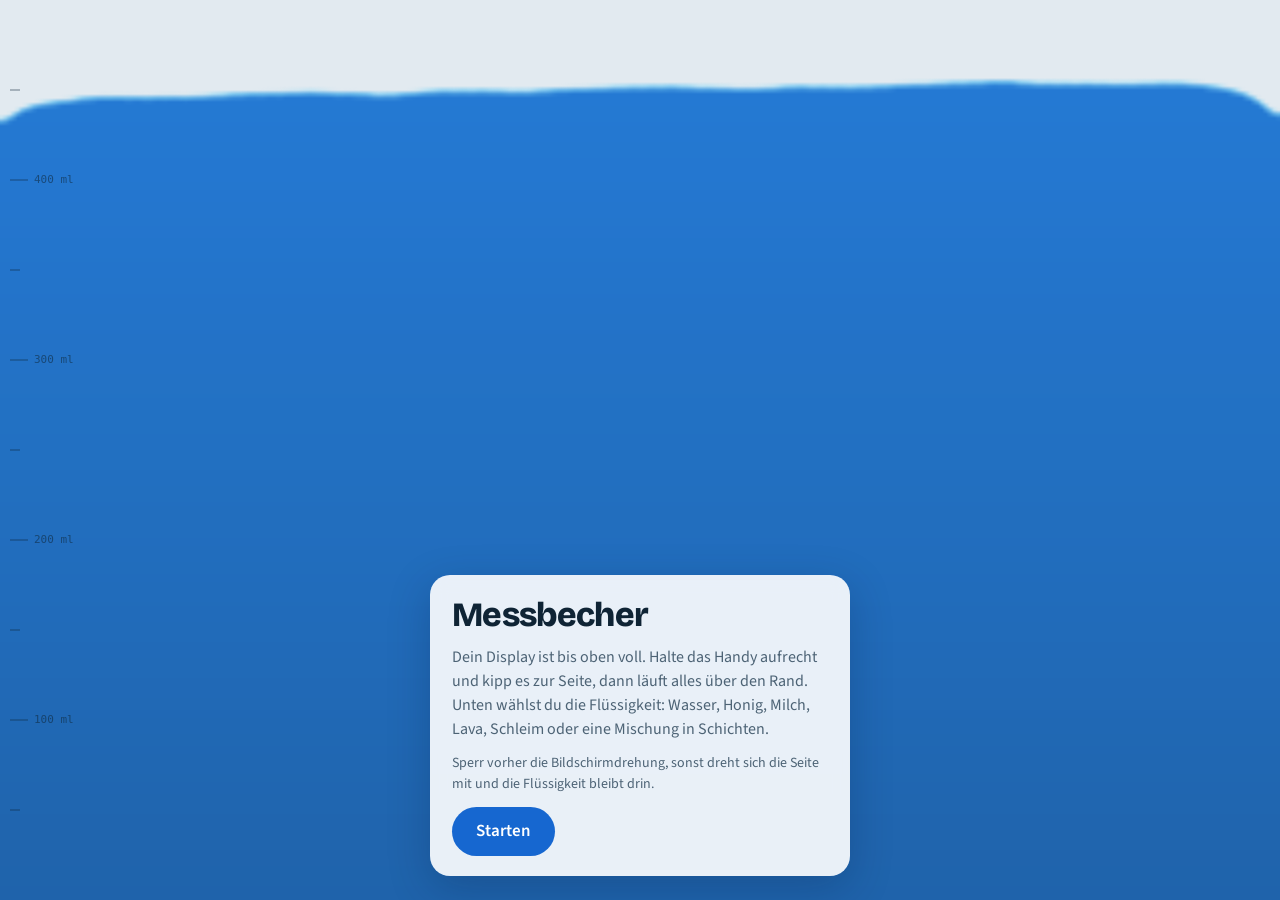
<file: wasser/index.html>
<!doctype html>
<html lang="de">
<head>
<meta charset="utf-8">
<meta name="viewport" content="width=device-width, initial-scale=1, viewport-fit=cover, user-scalable=no">
<meta name="theme-color" content="#e2eaf0">
<title>Messbecher</title>
<meta name="description" content="Das ganze Display ist voll Flüssigkeit. Kipp das Handy, dann läuft sie über den Rand.">
<link rel="preconnect" href="https://fonts.googleapis.com">
<link rel="preconnect" href="https://fonts.gstatic.com" crossorigin>
<link rel="stylesheet" href="https://fonts.googleapis.com/css2?family=Bricolage+Grotesque:opsz,wght@12..96,600;12..96,800&family=Source+Sans+3:wght@400;600&family=JetBrains+Mono:wght@500&display=swap">
<style>
  /* Layout: das Display ist der Becher. Skala am linken Rand, Anzeige oben, Startkarte schwimmt im Wasser. */
  :root {
    --bg: #e2eaf0;
    --ink: #0f2435;
    --muted: #4d6375;
    --scale: rgba(15, 36, 53, .38);
    --accent: #1667d0;
    --card: rgba(255, 255, 255, .9);
    --font-display: "Bricolage Grotesque", "Segoe UI", system-ui, sans-serif;
    --font-body: "Source Sans 3", "Segoe UI", system-ui, sans-serif;
    --font-mono: "JetBrains Mono", ui-monospace, Menlo, monospace;
    color-scheme: light;
  }
  *, *::before, *::after { box-sizing: border-box; }
  [hidden] { display: none !important; }
  html, body {
    margin: 0; height: 100%; overflow: hidden;
    background: var(--bg); color: var(--ink);
    font-family: var(--font-body); font-size: 16px; line-height: 1.5;
    overscroll-behavior: none; touch-action: none;
    -webkit-user-select: none; user-select: none; -webkit-tap-highlight-color: transparent;
  }
  canvas { position: fixed; inset: 0; width: 100%; height: 100%; display: block; }
  #scale { pointer-events: none; }

  .hud {
    position: fixed; z-index: 2;
    top: calc(env(safe-area-inset-top, 0px) + 12px);
    left: max(16px, env(safe-area-inset-left, 0px));
    right: max(16px, env(safe-area-inset-right, 0px));
    display: flex; justify-content: space-between; align-items: center; gap: 12px;
  }
  .level {
    font-family: var(--font-mono); font-weight: 500; font-size: 14px;
    font-variant-numeric: tabular-nums; color: var(--ink);
    background: var(--card); padding: 6px 12px; border-radius: 999px;
    box-shadow: 0 1px 0 rgba(15, 36, 53, .08);
  }
  button {
    font: inherit; font-weight: 600; cursor: pointer; border: none;
    border-radius: 999px; padding: 8px 16px;
    background: var(--ink); color: #fff;
  }
  button:focus-visible { outline: 3px solid var(--accent); outline-offset: 3px; }
  button:active { transform: scale(.97); }

  .intro {
    position: fixed; z-index: 3;
    left: max(16px, env(safe-area-inset-left, 0px));
    right: max(16px, env(safe-area-inset-right, 0px));
    bottom: calc(env(safe-area-inset-bottom, 0px) + 24px);
    margin: 0 auto; max-width: 420px;
    background: var(--card); border-radius: 20px; padding: 22px 22px 20px;
    display: grid; gap: 12px;
    box-shadow: 0 12px 40px rgba(6, 30, 70, .25);
    -webkit-backdrop-filter: blur(8px); backdrop-filter: blur(8px);
  }
  .intro h1 {
    margin: 0; font-family: var(--font-display); font-weight: 800;
    font-size: 34px; line-height: 1.05; letter-spacing: -.02em; text-wrap: balance;
  }
  .intro p { margin: 0; color: var(--muted); }
  .intro .hint { font-size: 14px; }
  .intro button { justify-self: start; padding: 12px 24px; font-size: 17px; background: var(--accent); }

  .liquids {
    position: fixed; z-index: 2; left: 0; right: 0;
    bottom: calc(env(safe-area-inset-bottom, 0px) + 14px);
    display: flex; gap: 8px; overflow-x: auto; scrollbar-width: none;
    padding-left: max(16px, env(safe-area-inset-left, 0px));
    padding-right: max(16px, env(safe-area-inset-right, 0px));
    padding-block: 4px;
    touch-action: pan-x;
  }
  .liquids::-webkit-scrollbar { display: none; }
  .chip {
    flex: none; display: inline-flex; align-items: center; gap: 8px;
    padding: 8px 14px 8px 10px; font-size: 15px;
    background: var(--card); color: var(--ink);
    box-shadow: 0 2px 10px rgba(6, 30, 70, .15);
  }
  .chip[aria-pressed="true"] { background: var(--ink); color: #fff; }
  .swatch { width: 16px; height: 16px; border-radius: 50%; flex: none; box-shadow: inset 0 0 0 1.5px rgba(255,255,255,.6); }
  .toast {
    position: fixed; z-index: 3;
    left: max(16px, env(safe-area-inset-left, 0px));
    right: max(16px, env(safe-area-inset-right, 0px));
    bottom: calc(env(safe-area-inset-bottom, 0px) + 72px);
    margin: 0 auto; max-width: 420px;
    background: var(--ink); color: #fff; border-radius: 14px; padding: 12px 16px;
    font-size: 15px;
  }
</style>
</head>
<body>
<canvas id="sim" aria-label="Wassersimulation"></canvas>
<canvas id="scale" aria-hidden="true"></canvas>

<div class="hud" hidden id="hud">
  <span class="level" id="level">440 ml</span>
  <button type="button" id="refill">Nachfüllen</button>
</div>

<div class="liquids" id="liquids" hidden role="group" aria-label="Flüssigkeit wählen"></div>

<div class="intro" id="intro">
  <h1>Messbecher</h1>
  <p>Dein Display ist bis oben voll. Halte das Handy aufrecht und kipp es zur Seite, dann läuft alles über den Rand. Unten wählst du die Flüssigkeit: Wasser, Honig, Milch, Lava, Schleim oder eine Mischung in Schichten.</p>
  <p class="hint">Sperr vorher die Bildschirmdrehung, sonst dreht sich die Seite mit und die Flüssigkeit bleibt drin.</p>
  <button type="button" id="start">Starten</button>
</div>

<div class="toast" id="toast" hidden></div>

<script>
(() => {
  const sim = document.getElementById('sim');
  const ctx = sim.getContext('2d');
  const scaleCv = document.getElementById('scale');
  const sctx = scaleCv.getContext('2d');
  const $level = document.getElementById('level');
  const $toast = document.getElementById('toast');

  // ---------- Parameter ----------
  const FILL = 0.88;          // Füllhöhe beim Start
  const CAPACITY_ML = 500;    // ganze Displayhöhe = 500 ml
  const CELL = 4;             // Auflösung des Wasserbilds in CSS-px
  const MAX = 4000;
  const SUBSTEPS = 3;

  // Sorten: Farbe innen / Farbe am Rand, Gewicht (Schichten), Deckkraft
  const KINDS = {
    wasser:    { deep: [26, 118, 214], rim: [146, 223, 252], mass: 1.0, alpha: 0.95 },
    honig:     { deep: [190, 112, 8],  rim: [255, 208, 92],  mass: 1.0, alpha: 0.97 },
    milch:     { deep: [250, 248, 241], rim: [205, 214, 224], mass: 1.0, alpha: 1.0 },
    lava:      { deep: [96, 16, 8],    rim: [232, 74, 16],   mass: 1.0, alpha: 1.0 },
    glut:      { deep: [255, 128, 20], rim: [255, 226, 110], mass: 1.0, alpha: 1.0 },
    schleim:   { deep: [62, 160, 36],  rim: [196, 250, 96],  mass: 1.0, alpha: 0.96 },
    oel:       { deep: [214, 168, 28], rim: [252, 228, 128], mass: 0.5, alpha: 0.9 },
    grenadine: { deep: [168, 10, 42],  rim: [240, 86, 112],  mass: 1.7, alpha: 0.97 },
    saft:      { deep: [244, 132, 18], rim: [255, 200, 110], mass: 1.15, alpha: 0.97 },
    zitrone:   { deep: [238, 206, 46], rim: [255, 242, 150], mass: 0.65, alpha: 0.95 },
  };
  const KIND_IDS = Object.keys(KINDS);
  // Mischungen: Schichten von unten nach oben, Anteil der Füllhöhe
  const LIQUIDS = [
    { id: 'wasser',  name: 'Wasser',  layers: [['wasser', 1]], visc: 0.12, damp: 0.99, coh: 1, shade: 0.22 },
    { id: 'honig',   name: 'Honig',   layers: [['honig', 1]], visc: 0.85, damp: 0.9, coh: 1.6, shade: 0.25 },
    { id: 'milch',   name: 'Milch',   layers: [['milch', 1]], visc: 0.18, damp: 0.99, coh: 1, shade: 0.06 },
    { id: 'lava',    name: 'Lava',    layers: [['lava', 1]], veins: 'glut', visc: 0.7, damp: 0.93, coh: 1.3, shade: 0 },
    { id: 'schleim', name: 'Schleim', layers: [['schleim', 1]], visc: 0.6, damp: 0.96, coh: 3.5, shade: 0.25 },
    { id: 'oelwasser', name: 'Öl + Wasser', layers: [['wasser', 0.6], ['oel', 0.4]], visc: 0.14, damp: 0.99, coh: 1, shade: 0.2 },
    { id: 'cocktail', name: 'Cocktail', layers: [['grenadine', 0.3], ['saft', 0.4], ['zitrone', 0.3]], visc: 0.16, damp: 0.99, coh: 1, shade: 0.15 },
  ];
  let liquid = LIQUIDS[0];
  let VISC = liquid.visc, COH = liquid.coh;
  const KMASS = new Float32Array(KIND_IDS.length);
  KIND_IDS.forEach((k, i) => { KMASS[i] = KINDS[k].mass; });

  let W = 0, H = 0;
  let s = 10, h = 22, rho0 = 1, F0 = 1, T = 1, Rk = 16;
  const K = 0.12, KN = 0.25;   // Steifigkeit (Druck / Nahdruck)
  let G = 0.1;                 // Schwerkraft pro Teilschritt

  const X = new Float32Array(MAX), Y = new Float32Array(MAX);
  const PX = new Float32Array(MAX), PY = new Float32Array(MAX);
  const VX = new Float32Array(MAX), VY = new Float32Array(MAX);
  const TX = new Float32Array(MAX), TY = new Float32Array(MAX);
  const TYPE = new Uint8Array(MAX);
  let n = 0, nStart = 1;

  // Schwerkraft in Bildschirmkoordinaten (y nach unten), Länge 0..1
  let gX = 0, gY = 1;
  let tgX = 0, tgY = 1;

  // ---------- Gitter für Nachbarsuche ----------
  let cols = 0, rows = 0, cellCount, cellStart, sorted = new Int32Array(MAX), cellOf = new Int32Array(MAX);
  const nbJ = new Int32Array(512), nbQ = new Float32Array(512), nbUX = new Float32Array(512), nbUY = new Float32Array(512);

  // ---------- Bild ----------
  let gw = 0, gh = 0, field, img, cDR, cDG, cDB, cRR, cRG, cRB, cA;
  // Farbtabellen je Sorte (linear vorbereitet)
  const KD = KIND_IDS.map(k => KINDS[k].deep), KR = KIND_IDS.map(k => KINDS[k].rim), KA = KIND_IDS.map(k => KINDS[k].alpha);

  function latticeSum(spacing, radius, fn) {
    // Summe über ein Sechseck-Gitter um einen inneren Punkt
    let sum = 0;
    const dy = spacing * Math.sqrt(3) / 2;
    const R = Math.ceil(radius / dy) + 1;
    for (let r = -R; r <= R; r++) {
      const off = (r & 1) ? spacing / 2 : 0;
      for (let c = -R - 1; c <= R + 1; c++) {
        const x = c * spacing + off, y = r * dy;
        const d = Math.hypot(x, y);
        if (d > 0 && d < radius) sum += fn(d);
      }
    }
    return sum;
  }

  function setup(keepParticles) {
    const nW = innerWidth, nH = innerHeight;
    if (keepParticles && W && H) {
      const sx = nW / W, sy = nH / H;
      for (let i = 0; i < n; i++) { X[i] *= sx; Y[i] *= sy; PX[i] *= sx; PY[i] *= sy; }
    }
    W = nW; H = nH;

    if (!keepParticles) {
      const target = Math.min(2400, Math.max(900, Math.round(W * H / 190)));
      const area = W * H * FILL;
      s = Math.sqrt(area * 2 / (Math.sqrt(3) * target));
      h = s * 2.1;
      rho0 = latticeSum(s, h, d => (1 - d / h) ** 2);
      Rk = s * 1.7;
      F0 = latticeSum(s, Rk, d => (1 - (d * d) / (Rk * Rk)) ** 3) + 1;
      T = F0 * 0.3;
      G = 0.006 * h / (SUBSTEPS * SUBSTEPS) * 9;
    }

    cols = Math.ceil(W / h) + 3;
    rows = Math.ceil((H + 3 * h) / h) + 2;
    cellCount = new Int32Array(cols * rows + 1);
    cellStart = new Int32Array(cols * rows + 1);

    gw = Math.ceil(W / CELL); gh = Math.ceil(H / CELL);
    sim.width = gw; sim.height = gh;
    field = new Float32Array(gw * gh);
    cDR = new Float32Array(gw * gh); cDG = new Float32Array(gw * gh); cDB = new Float32Array(gw * gh);
    cRR = new Float32Array(gw * gh); cRG = new Float32Array(gw * gh); cRB = new Float32Array(gw * gh);
    cA = new Float32Array(gw * gh);
    img = ctx.createImageData(gw, gh);

    const dpr = Math.min(devicePixelRatio || 1, 2);
    scaleCv.width = Math.round(W * dpr); scaleCv.height = Math.round(H * dpr);
    sctx.setTransform(dpr, 0, 0, dpr, 0, 0);
    drawScale();

    if (!keepParticles) fill();
  }

  function fill() {
    n = 0;
    const r = s * 0.5;
    const dy = s * Math.sqrt(3) / 2;
    const top = H * (1 - FILL);
    let row = 0;
    const layerTypes = liquid.layers.map(([k]) => KIND_IDS.indexOf(k));
    const veinType = liquid.veins ? KIND_IDS.indexOf(liquid.veins) : -1;
    const vSeed = Math.random() * 10;
    const bounds = [];
    let accH = 0;
    for (const [, f] of liquid.layers) { accH += f; bounds.push(H - (H - top) * accH); }
    for (let y = H - r; y > top && n < MAX; y -= dy, row++) {
      let li = 0; while (li < bounds.length - 1 && y < bounds[li]) li++;
      for (let x = r + ((row & 1) ? s / 2 : 0); x < W - r && n < MAX; x += s) {
        X[n] = PX[n] = x + (Math.random() - .5) * 0.02 * s;
        Y[n] = PY[n] = y;
        VX[n] = VY[n] = 0;
        TYPE[n] = layerTypes[li];
        if (veinType >= 0) {
          // Glutadern: schmale Bänder aus einem weichen Wellenmuster, die mit der Lava mitfließen
          const u = x / W * 6.3 + vSeed, w = y / H * 9.1 - vSeed * 0.7;
          const f = Math.sin(u * 1.7 + Math.sin(w * 1.3) * 1.8) + Math.sin(w * 1.1 - u * 0.6 + Math.cos(u * 0.9) * 1.5);
          if (Math.abs(f) < 0.22) TYPE[n] = veinType;
        }
        n++;
      }
    }
    nStart = n;
    // Vorab zur Ruhe kommen lassen, damit es beim Start nicht schwappt
    const sx = gX, sy = gY;
    gX = 0; gY = 1; damp = 0.85;
    for (let k = 0; k < 160; k++) step();
    damp = 0.97;
    for (let k = 0; k < 80; k++) step();
    damp = liquid.damp; gX = sx; gY = sy;
    for (let i = 0; i < n; i++) { VX[i] = VY[i] = 0; PX[i] = X[i]; PY[i] = Y[i]; }
    updateLevel();
  }

  function drawScale() {
    sctx.clearRect(0, 0, W, H);
    sctx.strokeStyle = 'rgba(15,36,53,.38)';
    sctx.fillStyle = 'rgba(15,36,53,.55)';
    sctx.lineWidth = 1.5;
    sctx.font = '500 11px "JetBrains Mono", ui-monospace, monospace';
    sctx.textBaseline = 'middle';
    const left = Math.max(10, (window.visualViewport ? 0 : 0) + 10);
    for (let ml = 50; ml < CAPACITY_ML; ml += 50) {
      const y = H - (ml / CAPACITY_ML) * H;
      const big = ml % 100 === 0;
      sctx.beginPath();
      sctx.moveTo(left, y);
      sctx.lineTo(left + (big ? 18 : 10), y);
      sctx.stroke();
      if (big) sctx.fillText(ml + ' ml', left + 24, y);
    }
  }

  // ---------- Physik (Clavet et al., doppelte Dichte-Relaxation) ----------
  function buildGrid() {
    cellCount.fill(0);
    for (let i = 0; i < n; i++) {
      let cx = Math.floor(X[i] / h) + 1, cy = Math.floor((Y[i] + 2 * h) / h);
      if (cx < 0) cx = 0; else if (cx >= cols) cx = cols - 1;
      if (cy < 0) cy = 0; else if (cy >= rows) cy = rows - 1;
      const c = cy * cols + cx;
      cellOf[i] = c; cellCount[c]++;
    }
    let acc = 0;
    for (let c = 0; c < cols * rows; c++) { cellStart[c] = acc; acc += cellCount[c]; cellCount[c] = cellStart[c]; }
    cellStart[cols * rows] = acc;
    for (let i = 0; i < n; i++) sorted[cellCount[cellOf[i]]++] = i;
  }

  let damp = liquid.damp;
  function step() {
    const r = s * 0.5;
    const vmax = h * 0.45;
    const gx = gX * G, gy = gY * G;

    for (let i = 0; i < n; i++) {
      const m = KMASS[TYPE[i]];
      VX[i] += gx * m; VY[i] += gy * m;
      PX[i] = X[i]; PY[i] = Y[i];
      X[i] += VX[i]; Y[i] += VY[i];
    }

    buildGrid();
    const hh = h * h;
    for (let i = 0; i < n; i++) {
      const xi = X[i], yi = Y[i];
      const c = cellOf[i], cx = c % cols, cy = (c / cols) | 0;
      let rho = 0, rhoN = 0, m = 0;
      for (let oy = -1; oy <= 1; oy++) {
        const yy = cy + oy; if (yy < 0 || yy >= rows) continue;
        for (let ox = -1; ox <= 1; ox++) {
          const xx = cx + ox; if (xx < 0 || xx >= cols) continue;
          const cc = yy * cols + xx;
          for (let k = cellStart[cc], e = cellStart[cc + 1]; k < e; k++) {
            const j = sorted[k]; if (j === i) continue;
            const dx = X[j] - xi, dy = Y[j] - yi;
            const d2 = dx * dx + dy * dy;
            if (d2 >= hh || d2 < 1e-6 || m >= 512) continue;
            const d = Math.sqrt(d2), q = 1 - d / h;
            rho += q * q; rhoN += q * q * q;
            nbJ[m] = j; nbQ[m] = q; nbUX[m] = dx / d; nbUY[m] = dy / d; m++;
          }
        }
      }
      const P = rho > rho0 ? K * (rho - rho0) : K * COH * (rho - rho0), PN = KN * rhoN;
      let ax = 0, ay = 0;
      for (let t = 0; t < m; t++) {
        const q = nbQ[t];
        const D = (P * q + PN * q * q) * h * 0.5;
        const dx = nbUX[t] * D, dy = nbUY[t] * D;
        X[nbJ[t]] += dx; Y[nbJ[t]] += dy;
        ax -= dx; ay -= dy;
      }
      X[i] += ax; Y[i] += ay;
    }

    for (let i = 0; i < n; i++) {
      // Wände: links, rechts, unten. Oben ist offen.
      if (X[i] < r) { X[i] = r + Math.random() * 0.01; PX[i] += (X[i] - PX[i]) * 0.3; }
      else if (X[i] > W - r) { X[i] = W - r - Math.random() * 0.01; PX[i] += (X[i] - PX[i]) * 0.3; }
      if (Y[i] > H - r) { Y[i] = H - r - Math.random() * 0.01; PY[i] += (Y[i] - PY[i]) * 0.3; }

      let vx = (X[i] - PX[i]) * damp, vy = (Y[i] - PY[i]) * damp;
      const v2 = vx * vx + vy * vy;
      if (v2 > vmax * vmax) { const f = vmax / Math.sqrt(v2); vx *= f; vy *= f; }
      VX[i] = vx; VY[i] = vy;
    }

    // Viskosität (XSPH): Nachbarn gleichen ihre Geschwindigkeit leicht an
    for (let i = 0; i < n; i++) {
      const xi = X[i], yi = Y[i];
      const c = cellOf[i], cx = c % cols, cy = (c / cols) | 0;
      let sx = 0, sy = 0, sw = 0;
      for (let oy = -1; oy <= 1; oy++) {
        const yy = cy + oy; if (yy < 0 || yy >= rows) continue;
        for (let ox = -1; ox <= 1; ox++) {
          const xx = cx + ox; if (xx < 0 || xx >= cols) continue;
          const cc = yy * cols + xx;
          for (let k = cellStart[cc], e = cellStart[cc + 1]; k < e; k++) {
            const j = sorted[k]; if (j === i) continue;
            const dx = X[j] - xi, dy = Y[j] - yi, d2 = dx * dx + dy * dy;
            if (d2 >= hh) continue;
            const w = 1 - Math.sqrt(d2) / h;
            sx += (VX[j] - VX[i]) * w; sy += (VY[j] - VY[i]) * w; sw += w;
          }
        }
      }
      if (sw > 0) { TX[i] = VX[i] + VISC * sx / sw; TY[i] = VY[i] + VISC * sy / sw; } else { TX[i] = VX[i]; TY[i] = VY[i]; }
    }
    for (let i = 0; i < n; i++) { VX[i] = TX[i]; VY[i] = TY[i]; }

    // Übergelaufen: über den oberen Rand hinaus = weg
    for (let i = n - 1; i >= 0; i--) {
      if (Y[i] < -1.5 * h || !(Y[i] === Y[i]) || !(X[i] === X[i])) {
        n--;
        X[i] = X[n]; Y[i] = Y[n]; PX[i] = PX[n]; PY[i] = PY[n]; VX[i] = VX[n]; VY[i] = VY[n]; TYPE[i] = TYPE[n];
      }
    }
  }

  // ---------- Zeichnen ----------
  function render() {
    field.fill(0);
    const mixed = liquid.layers.length > 1 || !!liquid.veins;
    if (mixed) { cDR.fill(0); cDG.fill(0); cDB.fill(0); cRR.fill(0); cRG.fill(0); cRB.fill(0); cA.fill(0); }
    const rc = Math.ceil(Rk / CELL), R2 = Rk * Rk;
    let sd, sr, sa;
    const splat = (wx, wy) => {
      const px = wx / CELL, py = wy / CELL;
      const cx = px | 0, cy = py | 0;
      const x0 = Math.max(0, cx - rc), x1 = Math.min(gw - 1, cx + rc);
      const y0 = Math.max(0, cy - rc), y1 = Math.min(gh - 1, cy + rc);
      for (let y = y0; y <= y1; y++) {
        const dy = (y + .5 - py) * CELL, dy2 = dy * dy;
        if (dy2 >= R2) continue;
        const row = y * gw;
        for (let x = x0; x <= x1; x++) {
          const dx = (x + .5 - px) * CELL;
          const d2 = dx * dx + dy2;
          if (d2 < R2) {
            let w = 1 - d2 / R2; w = w * w * w;
            const o = row + x;
            field[o] += w;
            if (mixed) {
              cDR[o] += w * sd[0]; cDG[o] += w * sd[1]; cDB[o] += w * sd[2];
              cRR[o] += w * sr[0]; cRG[o] += w * sr[1]; cRB[o] += w * sr[2];
              cA[o] += w * sa;
            }
          }
        }
      }
    };
    for (let i = 0; i < n; i++) {
      const x = X[i], y = Y[i];
      const ty = TYPE[i]; sd = KD[ty]; sr = KR[ty]; sa = KA[ty];
      splat(x, y);
      // Spiegelbilder an den Wänden, damit das Wasser bis an den Rand reicht
      if (y > 0) {
        if (x < Rk) splat(-x, y);
        else if (x > W - Rk) splat(2 * W - x, y);
      }
      if (y > H - Rk) splat(x, 2 * H - y);
    }

    const data = img.data;
    const lo = T * 0.8, hi = T * 1.25, span = F0 - T;
    const shade = liquid.shade;
    const t0 = KIND_IDS.indexOf(liquid.layers[0][0]);
    let dR = KD[t0][0], dG = KD[t0][1], dB = KD[t0][2], rR = KR[t0][0], rG = KR[t0][1], rB = KR[t0][2], al = KA[t0];
    for (let y = 0; y < gh; y++) {
      const depth = y / gh;                 // oben hell, unten tief
      const dark = 1 - shade * depth;
      const row = y * gw;
      for (let x = 0; x < gw; x++) {
        const c = row + x;
        const v = field[c];
        const o = c * 4;
        if (v <= lo) { data[o + 3] = 0; continue; }
        if (mixed) {
          const iv = 1 / v;
          dR = cDR[c] * iv; dG = cDG[c] * iv; dB = cDB[c] * iv;
          rR = cRR[c] * iv; rG = cRG[c] * iv; rB = cRB[c] * iv; al = cA[c] * iv;
        }
        let a = (v - lo) / (hi - lo); if (a > 1) a = 1;
        a = a * a * (3 - 2 * a);
        let t = (v - T) / span; if (t < 0) t = 0; else if (t > 1) t = 1;
        const rim = 1 - Math.min(1, t * 3.2);
        const k = 1 - rim;
        data[o] = (dR * k + rR * rim) * dark;
        data[o + 1] = (dG * k + rG * rim) * dark;
        data[o + 2] = (dB * k + rB * rim) * dark;
        data[o + 3] = 255 * a * (al + (1 - al) * rim);
      }
    }
    ctx.putImageData(img, 0, 0);
  }

  function updateLevel() {
    const ml = Math.round((n / nStart) * CAPACITY_ML * FILL);
    $level.textContent = ml + ' ml';
  }

  // ---------- Lage ----------
  let sensorSeen = false, manual = false, manualAngle = 0;

  function screenAngle() {
    if (screen.orientation && typeof screen.orientation.angle === 'number') return screen.orientation.angle;
    if (typeof window.orientation === 'number') return window.orientation;
    return 0;
  }

  function onOrientation(e) {
    if (e.beta == null || e.gamma == null) return;
    sensorSeen = true;
    if (manual) return;
    const b = e.beta * Math.PI / 180, g = e.gamma * Math.PI / 180;
    // Schwerkraft im Gerät (x rechts, y zur Oberkante)
    const dx = Math.cos(b) * Math.sin(g);
    const dy = -Math.sin(b);
    // In Bildschirmkoordinaten drehen, falls der Browser mitgedreht hat
    const a = screenAngle() * Math.PI / 180;
    const rx = dx * Math.cos(a) - dy * Math.sin(a);
    const ry = dx * Math.sin(a) + dy * Math.cos(a);
    tgX = rx; tgY = -ry;
  }

  function setManual(angleDeg) {
    manualAngle = Math.max(-180, Math.min(180, angleDeg));
    const a = manualAngle * Math.PI / 180;
    tgX = Math.sin(a); tgY = Math.cos(a);
  }

  function showToast(text, ms) {
    $toast.textContent = text; $toast.hidden = false;
    clearTimeout(showToast.t);
    if (ms) showToast.t = setTimeout(() => { $toast.hidden = true; }, ms);
  }

  // Maus / Finger ohne Sensor: ziehen kippt den Becher
  let drag = null;
  addEventListener('pointerdown', e => {
    if (!manual || e.target.closest('button')) return;
    drag = { x: e.clientX, a: manualAngle };
  });
  addEventListener('pointermove', e => {
    if (!drag) return;
    setManual(drag.a + (e.clientX - drag.x) / W * 200);
  });
  addEventListener('pointerup', () => { drag = null; });
  addEventListener('keydown', e => {
    if (e.key === 'ArrowLeft') { manual = true; setManual(manualAngle - 8); }
    if (e.key === 'ArrowRight') { manual = true; setManual(manualAngle + 8); }
    if (e.key === 'ArrowUp' || e.key === '0') { setManual(0); }
  });

  // ---------- Ablauf ----------
  let running = false, last = 0, acc = 0, levelTick = 0;
  function frame(t) {
    requestAnimationFrame(frame);
    if (!last) last = t;
    acc += Math.min(50, t - last); last = t;
    let steps = 0;
    while (acc >= 1000 / 60 && steps < 3) {
      // weich nachführen, damit Sensorrauschen das Wasser nicht zittern lässt
      gX += (tgX - gX) * 0.25; gY += (tgY - gY) * 0.25;
      if (running) for (let k = 0; k < SUBSTEPS; k++) step();
      acc -= 1000 / 60; steps++;
    }
    if (steps) render();
    if (++levelTick % 10 === 0) updateLevel();
  }

  document.getElementById('start').addEventListener('click', async () => {
    const DOE = window.DeviceOrientationEvent;
    try {
      if (DOE && typeof DOE.requestPermission === 'function') {
        const res = await DOE.requestPermission();
        if (res !== 'granted') showToast('Ohne Zugriff auf den Lagesensor geht es nur per Wischen: zieh mit dem Finger nach links oder rechts.', 6000);
      }
    } catch (err) { /* ältere Browser */ }
    addEventListener('deviceorientation', onOrientation);

    // Android: Vollbild und Hochformat festhalten
    if (matchMedia('(pointer: coarse)').matches && document.documentElement.requestFullscreen) {
      document.documentElement.requestFullscreen({ navigationUI: 'hide' })
        .then(() => screen.orientation && screen.orientation.lock && screen.orientation.lock('portrait'))
        .catch(() => {});
    }

    document.getElementById('intro').hidden = true;
    document.getElementById('hud').hidden = false;
    $liquids.hidden = false;
    running = true;

    setTimeout(() => {
      if (!sensorSeen) {
        manual = true; setManual(0);
        showToast('Kein Lagesensor gefunden. Zieh mit Maus oder Finger nach links oder rechts, oder nutze die Pfeiltasten.', 7000);
      }
    }, 1200);
  });

  const $liquids = document.getElementById('liquids');
  const rgb = c => 'rgb(' + c.join(',') + ')';
  for (const L of LIQUIDS) {
    const b = document.createElement('button');
    b.type = 'button'; b.className = 'chip'; b.id = 'liq-' + L.id;
    b.setAttribute('aria-pressed', L === liquid ? 'true' : 'false');
    const stops = L.layers.slice().reverse().map(([k]) => rgb(KINDS[k].deep));
    const sw = document.createElement('span'); sw.className = 'swatch';
    sw.style.background = stops.length > 1 ? 'linear-gradient(' + stops.join(',') + ')' : stops[0];
    b.append(sw, L.name);
    b.addEventListener('click', () => choose(L));
    $liquids.append(b);
  }
  function choose(L) {
    liquid = L; VISC = L.visc; COH = L.coh; damp = L.damp;
    for (const b of $liquids.children) b.setAttribute('aria-pressed', b.id === 'liq-' + L.id ? 'true' : 'false');
    fill();
    if (manual) setManual(0);
  }

  document.getElementById('refill').addEventListener('click', () => {
    fill();
    if (manual) setManual(0);
  });

  let lastAngle = screenAngle();
  addEventListener('resize', () => {
    setup(true);
    const a = screenAngle();
    if (running && a !== lastAngle && !manual) {
      showToast('Die Seite hat sich mitgedreht. Sperr die Bildschirmdrehung, dann läuft die Flüssigkeit raus.', 6000);
    }
    lastAngle = a;
  });

  // Testzugang für automatische Prüfung
  window.__becher = { get n() { return n; }, get nStart() { return nStart; }, setManual: a => { manual = true; setManual(a); }, choose: id => choose(LIQUIDS.find(L => L.id === id)), X, Y, TYPE };

  setup(false);
  render();
  requestAnimationFrame(frame);
})();
</script>
</body>
</html>
</file>
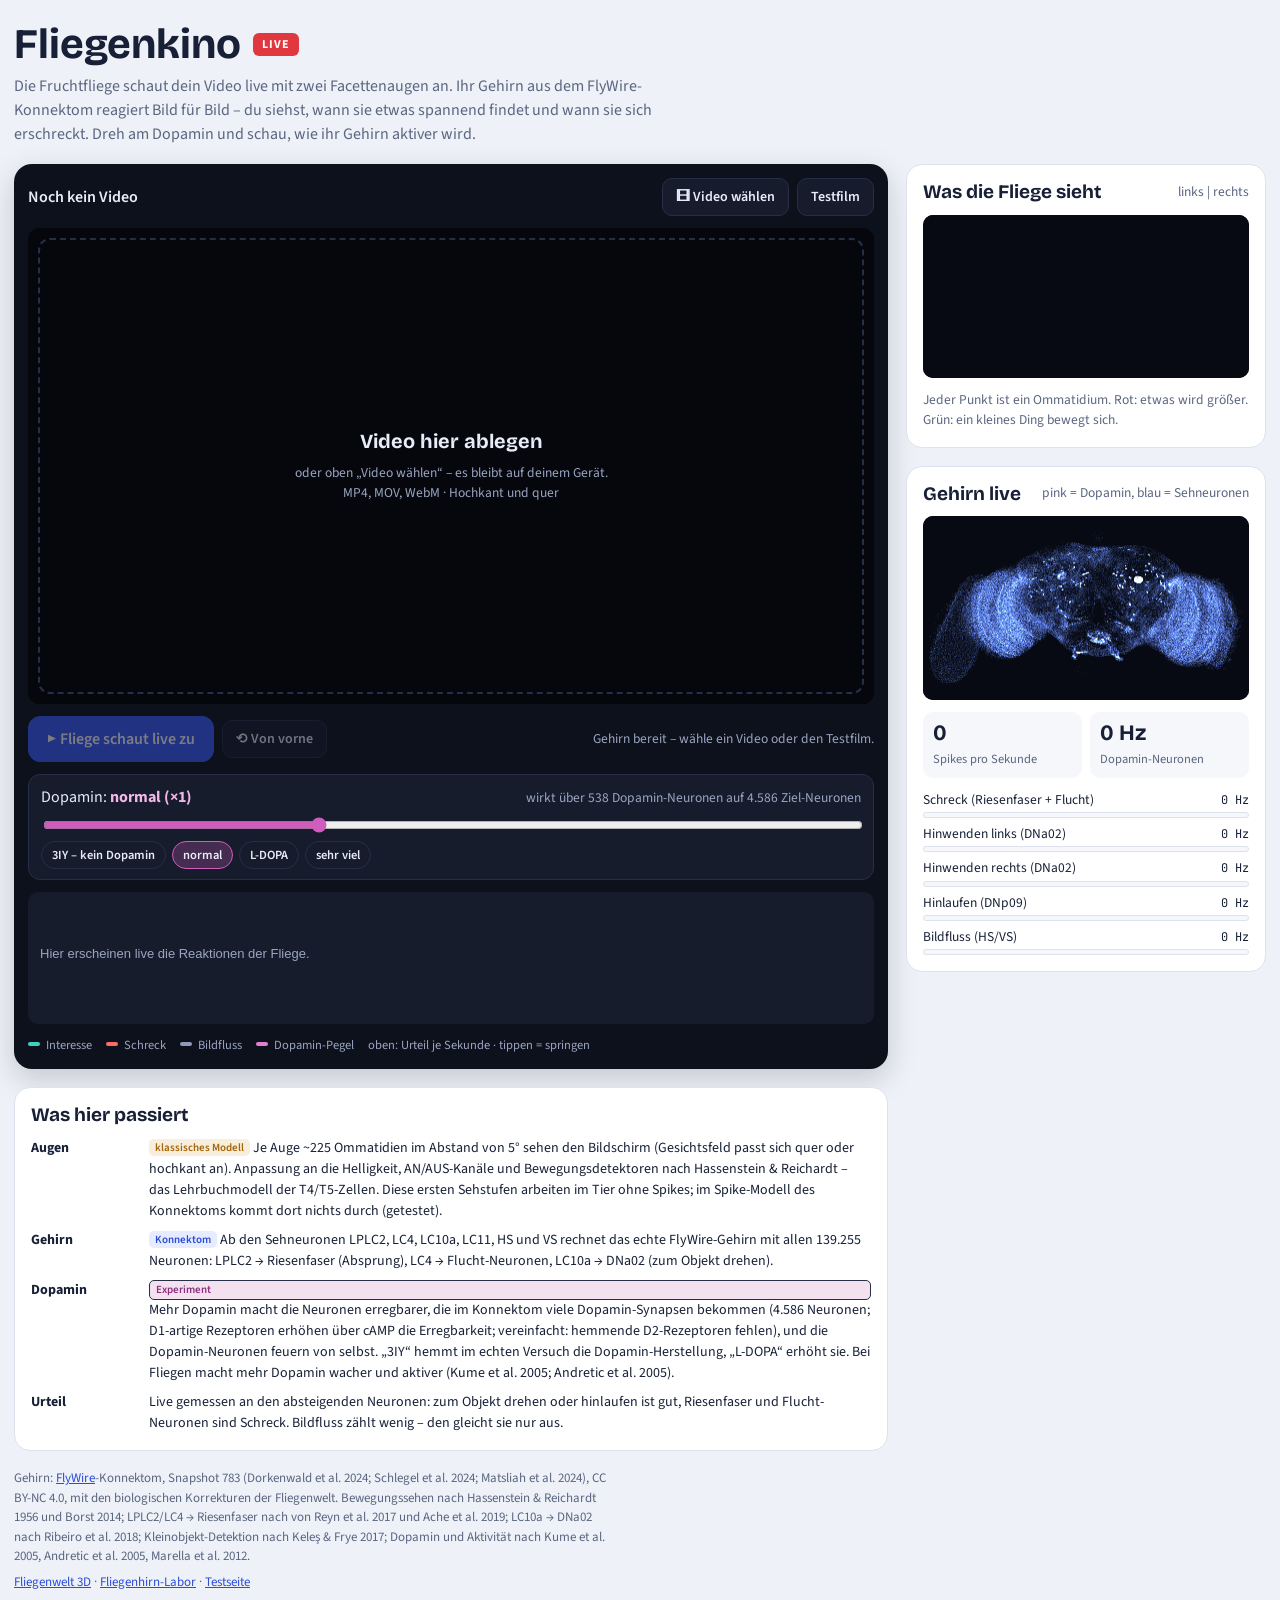
<file: fliege/kino.html>
<!doctype html>
<html lang="de">
<head>
<meta charset="utf-8">
<meta name="viewport" content="width=device-width, initial-scale=1, viewport-fit=cover">
<title>Fliegenkino</title>
<meta name="description" content="Die Fruchtfliege schaut dein Video live mit Facettenaugen an, ihr echtes FlyWire-Gehirn reagiert – mit Dopamin-Regler und Urteil, welche Stellen sie gut findet.">
<link rel="preconnect" href="https://fonts.googleapis.com">
<link rel="preconnect" href="https://fonts.gstatic.com" crossorigin>
<link rel="stylesheet" href="https://fonts.googleapis.com/css2?family=Bricolage+Grotesque:opsz,wght@12..96,500;12..96,700&family=Source+Sans+3:wght@400;600&family=JetBrains+Mono:wght@400;500&display=swap">
<style>
  /* Layout: links der dunkle Kinosaal (Leinwand, Steuerung, Dopamin, Zeitleiste), rechts Fliegenblick und Gehirn live; darunter Urteil und Erklaerung. Auf dem Handy untereinander, Leinwand zuerst. */
  :root {
    --bg: #eef1f7; --surface: #ffffff; --surface-2: #f5f7fb; --fg: #172036; --muted: #5a6680; --line: #dde2ee;
    --accent: #2b4dd8; --accent-soft: #e6ebff;
    --good: #0a8f86; --good-soft: #dcf3f1; --bad: #c23a3a; --bad-soft: #f8e3e3; --flow: #7a86a3; --dopa: #b0459d;
    --hall: #0d111c; --hall-2: #161c2c; --hall-line: #262f47; --hall-fg: #e8ecf8; --hall-muted: #9aa5c2;
    --font-display: "Bricolage Grotesque", "Segoe UI", system-ui, sans-serif;
    --font-body: "Source Sans 3", "Segoe UI", system-ui, sans-serif;
    --font-mono: "JetBrains Mono", ui-monospace, "SF Mono", Menlo, monospace;
    color-scheme: light;
  }
  @media (prefers-color-scheme: dark) {
    :root:not([data-theme="light"]) {
      --bg: #0b0f1a; --surface: #151b2c; --surface-2: #1b2236; --fg: #e6eaf5; --muted: #98a3bd; --line: #2a3350;
      --accent: #8ea4ff; --accent-soft: #232d52; --good: #3fd0c4; --good-soft: #133533; --bad: #ff7b7b; --bad-soft: #3a1c22; --flow: #8f9ab8; --dopa: #e07fd0;
      color-scheme: dark;
    }
  }
  :root[data-theme="dark"] {
    --bg: #0b0f1a; --surface: #151b2c; --surface-2: #1b2236; --fg: #e6eaf5; --muted: #98a3bd; --line: #2a3350;
    --accent: #8ea4ff; --accent-soft: #232d52; --good: #3fd0c4; --good-soft: #133533; --bad: #ff7b7b; --bad-soft: #3a1c22; --flow: #8f9ab8; --dopa: #e07fd0;
    color-scheme: dark;
  }
  *, *::before, *::after { box-sizing: border-box; }
  [hidden] { display: none !important; }
  :root { background: var(--bg); }
  body { margin: 0; background: var(--bg); color: var(--fg); font-family: var(--font-body); font-size: 16px; line-height: 1.5; }
  .wrap { max-width: 1380px; margin: 0 auto; padding: max(20px, env(safe-area-inset-top)) max(14px, env(safe-area-inset-right)) 56px max(14px, env(safe-area-inset-left)); display: grid; gap: 18px; }
  h1, h2, h3 { font-family: var(--font-display); margin: 0; line-height: 1.15; }
  h1 { font-size: clamp(28px, 4.4vw, 42px); }
  h2 { font-size: 19px; }
  h3 { font-size: 15px; }
  p { margin: 0; }
  a { color: var(--accent); }
  .note { font-size: 13.5px; color: var(--muted); }
  header { display: grid; gap: 6px; }
  .brand { display: flex; align-items: center; gap: 12px; flex-wrap: wrap; }
  .live { font: 700 12px var(--font-body); letter-spacing: .08em; color: #fff; background: #e0383e; padding: 3px 9px; border-radius: 6px; }
  header .lead { color: var(--muted); max-width: 82ch; }
  .layout { display: grid; grid-template-columns: minmax(0, 1fr) 360px; gap: 18px; align-items: start; }
  @media (max-width: 1040px) { .layout { grid-template-columns: minmax(0, 1fr); } }
  .col { display: grid; gap: 18px; min-width: 0; }
  .card { background: var(--surface); border: 1px solid var(--line); border-radius: 16px; padding: 16px; display: grid; gap: 12px; min-width: 0; }
  .row { display: flex; gap: 8px; flex-wrap: wrap; align-items: center; }
  .spread { justify-content: space-between; }

  /* Kinosaal */
  .hall { background: var(--hall); color: var(--hall-fg); border-radius: 18px; padding: 14px; display: grid; gap: 12px; min-width: 0; box-shadow: 0 10px 30px rgba(10, 14, 28, .18); }
  .hall .note { color: var(--hall-muted); }
  .hall-top { display: flex; justify-content: space-between; gap: 10px; flex-wrap: wrap; align-items: center; }
  .vid-title { font-weight: 600; min-width: 0; overflow: hidden; text-overflow: ellipsis; white-space: nowrap; max-width: 100%; }
  .btn { font: 600 14px var(--font-body); color: var(--fg); background: var(--surface-2); border: 1px solid var(--line); border-radius: 10px; padding: 8px 13px; cursor: pointer; display: inline-flex; gap: 7px; align-items: center; justify-content: center; white-space: nowrap; }
  .btn:hover { border-color: var(--muted); }
  .btn:disabled { opacity: .45; cursor: default; }
  .hall .btn { color: var(--hall-fg); background: var(--hall-2); border-color: var(--hall-line); }
  .hall .btn:hover { border-color: var(--hall-muted); }
  .btn.primary, .hall .btn.primary { background: #3b5cff; border-color: #3b5cff; color: #fff; }
  .btn.big { font-size: 16px; padding: 11px 18px; border-radius: 12px; }
  button:focus-visible, input:focus-visible, label.btn:focus-within { outline: 2px solid #8ea4ff; outline-offset: 2px; }
  .stage { display: grid; place-items: center; background: #05070d; border-radius: 12px; overflow: hidden; min-height: 200px; }
  .screen { position: relative; width: 100%; max-height: 66vh; aspect-ratio: var(--ar, 16 / 9); background: #05070d; }
  .screen.portrait { width: auto; height: min(66vh, 620px); }
  .screen video, .screen canvas.film { position: absolute; inset: 0; width: 100%; height: 100%; object-fit: contain; display: block; background: #05070d; }
  .empty { position: absolute; inset: 0; display: grid; place-content: center; gap: 10px; text-align: center; padding: 18px; color: var(--hall-fg); border: 2px dashed var(--hall-line); border-radius: 12px; margin: 10px; }
  .empty.over { border-color: #8ea4ff; background: rgba(59, 92, 255, .12); }
  .empty b { font: 700 20px var(--font-display); }
  .pills { position: absolute; left: 10px; right: 10px; top: 10px; display: flex; gap: 6px; flex-wrap: wrap; pointer-events: none; }
  .pill { background: rgba(10, 14, 26, .78); color: #eef1fa; font-size: 14px; padding: 4px 11px; border-radius: 999px; font-weight: 600; backdrop-filter: blur(4px); }
  .pill.bad { background: rgba(214, 52, 58, .95); }
  .pill.good { background: rgba(10, 150, 140, .95); }
  .pill.dopa { background: rgba(176, 69, 157, .92); }
  .pill.slow { background: rgba(165, 101, 10, .95); }
  .opinion { position: absolute; left: 12px; right: 12px; bottom: 12px; display: grid; grid-template-columns: auto 1fr auto; gap: 10px; align-items: center; pointer-events: none; color: #fff; font-size: 13px; font-weight: 600; text-shadow: 0 1px 2px rgba(0,0,0,.6); }
  .opbar { position: relative; height: 10px; border-radius: 6px; background: linear-gradient(90deg, #d6343a, #5a6170 50%, #0a968c); box-shadow: inset 0 0 0 1px rgba(255,255,255,.25); }
  .opbar i { position: absolute; top: -5px; width: 6px; height: 20px; border-radius: 3px; background: #fff; left: 50%; transform: translateX(-50%); transition: left .15s linear; box-shadow: 0 0 6px rgba(0,0,0,.5); }
  .warnbox { background: #3a1c22; border: 1px solid #7a2d36; color: #ffd9dc; border-radius: 12px; padding: 12px 14px; display: grid; gap: 6px; font-size: 14.5px; }
  .warnbox b { color: #fff; }
  .controls { display: flex; gap: 10px; flex-wrap: wrap; align-items: center; justify-content: space-between; }
  .speed { font-size: 13.5px; color: var(--hall-muted); font-variant-numeric: tabular-nums; }
  .dopa { display: grid; gap: 6px; background: var(--hall-2); border: 1px solid var(--hall-line); border-radius: 12px; padding: 10px 12px; }
  .dopa-head { display: flex; justify-content: space-between; gap: 10px; align-items: baseline; flex-wrap: wrap; }
  .dopa-head b { color: #f2b6e8; }
  .dopa input[type=range] { width: 100%; accent-color: #d05cbd; }
  .chips { display: flex; gap: 6px; flex-wrap: wrap; }
  .chip { font: 600 12.5px var(--font-body); color: var(--hall-fg); background: transparent; border: 1px solid var(--hall-line); border-radius: 999px; padding: 4px 10px; cursor: pointer; }
  .chip[aria-pressed="true"] { background: rgba(208, 92, 189, .25); border-color: #d05cbd; }
  #timeline { width: 100%; height: 132px; display: block; border-radius: 10px; background: var(--hall-2); cursor: pointer; touch-action: none; }
  .legend { display: flex; gap: 14px; flex-wrap: wrap; font-size: 12.5px; color: var(--hall-muted); }
  .legend i { display: inline-block; width: 12px; height: 4px; border-radius: 2px; margin-right: 6px; vertical-align: 3px; }

  /* Seitenleiste */
  #eyeCv, #brainCv { width: 100%; display: block; border-radius: 10px; background: #070a12; }
  #eyeCv { aspect-ratio: 2 / 1; }
  #brainCv { aspect-ratio: 16 / 9; }
  .bigstats { display: grid; grid-template-columns: 1fr 1fr; gap: 8px; }
  .stat { background: var(--surface-2); border-radius: 10px; padding: 8px 10px; }
  .stat b { display: block; font: 700 22px var(--font-display); font-variant-numeric: tabular-nums; }
  .stat span { font-size: 12.5px; color: var(--muted); }
  .meters { display: grid; gap: 6px; }
  .meter { display: grid; grid-template-columns: 1fr 64px; gap: 2px 8px; font-size: 13.5px; align-items: center; }
  .meter .val { text-align: right; font-family: var(--font-mono); font-size: 12px; font-variant-numeric: tabular-nums; }
  .meter .track { grid-column: 1 / -1; height: 6px; border-radius: 3px; background: var(--surface-2); border: 1px solid var(--line); overflow: hidden; }
  .meter .track span { display: block; height: 100%; width: 0; transition: width .12s linear; }

  /* Urteil */
  .verdict { display: grid; gap: 6px; padding: 14px; border-radius: 12px; background: var(--surface-2); }
  .verdict .big { font: 700 26px var(--font-display); }
  .moments { display: grid; grid-template-columns: repeat(auto-fill, minmax(200px, 1fr)); gap: 10px; }
  .moment { display: grid; gap: 6px; text-align: left; border: 1px solid var(--line); border-radius: 12px; background: var(--surface); padding: 8px; cursor: pointer; font: inherit; color: inherit; }
  .moment:hover { border-color: var(--accent); }
  .moment img { width: 100%; aspect-ratio: 16 / 9; object-fit: cover; border-radius: 8px; background: #05070d; display: block; }
  .moment small { color: var(--muted); }
  .tag { font-size: 12px; font-weight: 700; padding: 1px 8px; border-radius: 6px; }
  .tag.good { background: var(--good-soft); color: var(--good); }
  .tag.bad { background: var(--bad-soft); color: var(--bad); }
  .flow-list { font-size: 14px; display: grid; gap: 8px; }
  .flow-list div { display: grid; grid-template-columns: 110px 1fr; gap: 8px; }
  @media (max-width: 560px) { .flow-list div { grid-template-columns: 1fr; gap: 2px; } }
  .tagb { font-size: 11px; font-weight: 600; padding: 1px 6px; border-radius: 5px; vertical-align: 1px; }
  .tagb.brain { background: var(--accent-soft); color: var(--accent); }
  .tagb.model { background: #f8eedc; color: #a5650a; }
  .tagb.dopa { background: #f3e1f0; color: #8d2f7e; }
  footer { font-size: 13px; color: var(--muted); display: grid; gap: 6px; max-width: 100ch; }
  @media (max-width: 1040px) { .col { display: contents; } .hall { order: 1; } .eyecard { order: 2; } .braincard { order: 3; } .results { order: 4; } .explain { order: 5; } }
</style>
</head>
<body>
<div class="wrap">
  <header>
    <div class="brand"><h1>Fliegenkino</h1><span class="live">LIVE</span></div>
    <p class="lead">Die Fruchtfliege schaut dein Video live mit zwei Facettenaugen an. Ihr Gehirn aus dem FlyWire-Konnektom reagiert Bild für Bild – du siehst, wann sie etwas spannend findet und wann sie sich erschreckt. Dreh am Dopamin und schau, wie ihr Gehirn aktiver wird.</p>
  </header>

  <div class="layout">
    <div class="col">
      <section class="hall" aria-label="Kinosaal">
        <div class="hall-top">
          <span class="vid-title" id="vidTitle">Noch kein Video</span>
          <div class="row">
            <label class="btn" for="file">🎞 Video wählen<input type="file" id="file" accept="video/*,.mp4,.mov,.m4v,.webm,.mkv" hidden></label>
            <button class="btn" id="demoBtn">Testfilm</button>
          </div>
        </div>
        <div class="stage">
          <div class="screen" id="screen">
            <video id="video" playsinline muted preload="auto"></video>
            <canvas class="film" id="demoCv" hidden></canvas>
            <div class="empty" id="empty">
              <b>Video hier ablegen</b>
              <span class="note">oder oben „Video wählen“ – es bleibt auf deinem Gerät.<br>MP4, MOV, WebM · Hochkant und quer</span>
            </div>
            <div class="pills" id="pills"></div>
            <div class="opinion" id="opinion" hidden><span>gruselig</span><div class="opbar"><i id="opMarker"></i></div><span>spannend</span></div>
          </div>
        </div>
        <div class="warnbox" id="warn" hidden></div>
        <div class="controls">
          <div class="row">
            <button class="btn big primary" id="watchBtn" disabled>▶ Fliege schaut live zu</button>
            <button class="btn" id="restartBtn" disabled>⟲ Von vorne</button>
          </div>
          <span class="speed" id="speed">Lade das Fliegenhirn …</span>
        </div>
        <div class="dopa">
          <div class="dopa-head"><span>Dopamin: <b id="dopaVal">normal (×1)</b></span><span class="note" id="dopaInfo">wirkt über 538 Dopamin-Neuronen auf 4.586 Ziel-Neuronen</span></div>
          <input type="range" id="dopa" min="0" max="300" step="10" value="100" aria-label="Dopamin-Menge">
          <div class="chips" id="dopaChips">
            <button class="chip" data-dopa="0">3IY – kein Dopamin</button>
            <button class="chip" data-dopa="100" aria-pressed="true">normal</button>
            <button class="chip" data-dopa="200">L-DOPA</button>
            <button class="chip" data-dopa="300">sehr viel</button>
          </div>
        </div>
        <canvas id="timeline"></canvas>
        <div class="legend">
          <span><i style="background:#3fd0c4"></i>Interesse</span>
          <span><i style="background:#ff6b6b"></i>Schreck</span>
          <span><i style="background:#8f9ab8"></i>Bildfluss</span>
          <span><i style="background:#e07fd0"></i>Dopamin-Pegel</span>
          <span>oben: Urteil je Sekunde · tippen = springen</span>
        </div>
      </section>

      <section class="card results" id="resultCard" hidden>
        <h2>Das sagt die Fliege</h2>
        <div class="verdict" id="verdict"></div>
        <h3>Diese Stellen findet sie gut</h3>
        <div class="moments" id="best"></div>
        <h3>Hier hat sie sich erschreckt</h3>
        <div class="moments" id="worst"></div>
      </section>

      <section class="card explain">
        <h2>Was hier passiert</h2>
        <div class="flow-list">
          <div><b>Augen</b><span><span class="tagb model">klassisches Modell</span> Je Auge ~225 Ommatidien im Abstand von 5° sehen den Bildschirm (Gesichtsfeld passt sich quer oder hochkant an). Anpassung an die Helligkeit, AN/AUS-Kanäle und Bewegungsdetektoren nach Hassenstein &amp; Reichardt – das Lehrbuchmodell der T4/T5-Zellen. Diese ersten Sehstufen arbeiten im Tier ohne Spikes; im Spike-Modell des Konnektoms kommt dort nichts durch (getestet).</span></div>
          <div><b>Gehirn</b><span><span class="tagb brain">Konnektom</span> Ab den Sehneuronen LPLC2, LC4, LC10a, LC11, HS und VS rechnet das echte FlyWire-Gehirn mit allen 139.255 Neuronen: LPLC2 → Riesenfaser (Absprung), LC4 → Flucht-Neuronen, LC10a → DNa02 (zum Objekt drehen).</span></div>
          <div><b>Dopamin</b><span><span class="tagb dopa">Experiment</span> Mehr Dopamin macht die Neuronen erregbarer, die im Konnektom viele Dopamin-Synapsen bekommen (4.586 Neuronen; D1-artige Rezeptoren erhöhen über cAMP die Erregbarkeit; vereinfacht: hemmende D2-Rezeptoren fehlen), und die Dopamin-Neuronen feuern von selbst. „3IY“ hemmt im echten Versuch die Dopamin-Herstellung, „L-DOPA“ erhöht sie. Bei Fliegen macht mehr Dopamin wacher und aktiver (Kume et al. 2005; Andretic et al. 2005).</span></div>
          <div><b>Urteil</b><span>Live gemessen an den absteigenden Neuronen: zum Objekt drehen oder hinlaufen ist gut, Riesenfaser und Flucht-Neuronen sind Schreck. Bildfluss zählt wenig – den gleicht sie nur aus.</span></div>
        </div>
      </section>
    </div>

    <div class="col side">
      <section class="card eyecard">
        <div class="row spread"><h2>Was die Fliege sieht</h2><span class="note">links | rechts</span></div>
        <canvas id="eyeCv"></canvas>
        <p class="note">Jeder Punkt ist ein Ommatidium. Rot: etwas wird größer. Grün: ein kleines Ding bewegt sich.</p>
      </section>
      <section class="card braincard">
        <div class="row spread"><h2>Gehirn live</h2><span class="note" id="brainNote"></span></div>
        <canvas id="brainCv"></canvas>
        <div class="bigstats">
          <div class="stat"><b id="statTotal">0</b><span>Spikes pro Sekunde</span></div>
          <div class="stat"><b id="statDa">0 Hz</b><span>Dopamin-Neuronen</span></div>
        </div>
        <div class="meters" id="meters"></div>
      </section>
    </div>
  </div>

  <footer>
    <p>Gehirn: <a href="https://flywire.ai" target="_blank" rel="noopener">FlyWire</a>-Konnektom, Snapshot 783 (Dorkenwald et al. 2024; Schlegel et al. 2024; Matsliah et al. 2024), CC BY-NC 4.0, mit den biologischen Korrekturen der Fliegenwelt. Bewegungssehen nach Hassenstein &amp; Reichardt 1956 und Borst 2014; LPLC2/LC4 → Riesenfaser nach von Reyn et al. 2017 und Ache et al. 2019; LC10a → DNa02 nach Ribeiro et al. 2018; Kleinobjekt-Detektion nach Keleş &amp; Frye 2017; Dopamin und Aktivität nach Kume et al. 2005, Andretic et al. 2005, Marella et al. 2012.</p>
    <p><a href="welt.html">Fliegenwelt 3D</a> · <a href="./">Fliegenhirn-Labor</a> · <a href="../">Testseite</a></p>
  </footer>
</div>

<script src="brain-setup.js"></script>
<script src="augen.js"></script>
<script src="kino-setup.js"></script>
<script>
"use strict";
const S = window.FlyBrainSetup, EY = window.FlyEyes, KI = window.FlyKino;
const $ = (s) => document.querySelector(s);
const fmt0 = new Intl.NumberFormat("de-DE", { maximumFractionDigits: 0 });
const fmt1 = new Intl.NumberFormat("de-DE", { maximumFractionDigits: 1 });
const esc = (s) => String(s).replace(/[&<>"']/g, (c) => ({ "&": "&amp;", "<": "&lt;", ">": "&gt;", '"': "&quot;", "'": "&#39;" }[c]));
const tstr = (s) => `${Math.floor(s / 60)}:${String(Math.floor(s % 60)).padStart(2, "0")}`;
const clamp = (x, a, b) => Math.max(a, Math.min(b, x));
const MAX_SEC = 600, BIN = 0.1; // Aufzeichnung in 0,1-s-Stuecken

// =====================================================================
// Gehirn
// =====================================================================
const D = {};
let VPN, OUT, DA, worker = null, brainReady = false, onBrain = null;
async function fetchBytes(url) {
  const r = await fetch(url); if (!r.ok) throw new Error(url + ": HTTP " + r.status);
  let bytes = new Uint8Array(await r.arrayBuffer());
  if (bytes[0] === 0x1f && bytes[1] === 0x8b) bytes = new Uint8Array(await new Response(new Blob([bytes]).stream().pipeThrough(new DecompressionStream("gzip"))).arrayBuffer());
  return bytes;
}
async function loadBrain() {
  const [mB, pB, cB] = await Promise.all(["data/meta.json.gz", "data/pos.bin.gz", "data/conn.bin.gz"].map(fetchBytes));
  const meta = JSON.parse(new TextDecoder().decode(mB)); const N = meta.count;
  Object.assign(D, { meta, N, dict: meta.dict, label: meta.label });
  for (const k of Object.keys(meta.col)) D[k] = Uint32Array.from(meta.col[k]);
  const buf = cB.buffer.slice(cB.byteOffset, cB.byteOffset + cB.byteLength);
  D.offsets = new Uint32Array(buf, 0, N + 1); const E = D.offsets[N];
  D.post = new Uint32Array(buf, (N + 1) * 4, E); D.syn = new Uint16Array(buf, (N + 1) * 4 + E * 4, E);
  D.pos = new Uint16Array(pB.buffer.slice(pB.byteOffset, pB.byteOffset + pB.byteLength));
  const mn = [1e9, 1e9], mx = [-1e9, -1e9];
  for (let i = 0; i < N; i++) for (let a = 0; a < 2; a++) { const v = D.pos[i * 3 + a]; if (v < mn[a]) mn[a] = v; if (v > mx[a]) mx[a] = v; }
  const c = [(mn[0] + mx[0]) / 2, (mn[1] + mx[1]) / 2], sc = Math.max(mx[0] - mn[0], mx[1] - mn[1]) / 2;
  D.bx = new Float32Array(N); D.by = new Float32Array(N);
  for (let i = 0; i < N; i++) { D.bx[i] = (D.pos[i * 3] - c[0]) / sc; D.by[i] = (D.pos[i * 3 + 1] - c[1]) / sc; }
  const net = S.realisticNet(D);
  DA = S.dopamine(D, net); VPN = KI.visualNeurons(D); OUT = KI.outputs(D, DA.da);
  D.kind = new Uint8Array(N); for (const n of VPN.list) D.kind[n.i] = 1; for (const e of [0, 1]) for (const i of [...VPN.hs[e], ...VPN.vs[e]]) D.kind[i] = 1; for (const i of DA.da) D.kind[i] = 2;
  $("#dopaInfo").textContent = `wirkt über ${fmt0.format(DA.da.length)} Dopamin-Neuronen auf ${fmt0.format(DA.targets)} Ziel-Neuronen`;
  await startWorker(net);
}
function startWorker(net) {
  return new Promise((res, rej) => {
    worker = new Worker("sim-worker.js");
    const m = { cmd: "init", offsets: net.offsets.buffer, post: net.post.buffer, syn: net.syn.buffer, ntCode: net.ntCode.buffer, gain: net.gain.buffer };
    worker.postMessage(m, [m.offsets, m.post, m.syn, m.ntCode, m.gain]);
    worker.onerror = (e) => { e.preventDefault(); showWarn(`<b>Das Gehirn ist abgestürzt.</b> ${esc(e.message || "")} Bitte die Seite neu laden.`); stopLive(); rej(e); };
    worker.onmessage = (e) => {
      const r = e.data;
      if (r.type === "ready") worker.postMessage({ cmd: "live-start", params: Object.assign({}, S.SIM, { seed: 5 }) });
      else if (r.type === "live-ready") {
        // Dopamin-Empfaenglichkeit einmal uebertragen
        onBrain = () => { brainReady = true; res(); };
        worker.postMessage({ cmd: "live-step", ms: 20, input: { idx: [], rates: [] }, modR: DA.R.buffer.slice(0), modLvl: S.dopamineState(1).modLvl });
      } else if (r.type === "live-spikes") { const f = onBrain; onBrain = null; if (f) f(r); }
    };
  });
}

// =====================================================================
// Quelle (Video-Datei oder Testfilm)
// =====================================================================
const video = $("#video"), demoCv = $("#demoCv"), screenEl = $("#screen");
let src = null, eyes = null;
const grab = document.createElement("canvas"); const gctx = grab.getContext("2d", { willReadFrequently: true });
const thumb = document.createElement("canvas"); const tctx = thumb.getContext("2d");
function useSource(s) {
  stopLive(); src = s; hideWarn();
  $("#empty").hidden = true; $("#vidTitle").textContent = `${s.name} · ${tstr(s.duration)}`;
  video.hidden = s.kind !== "video"; demoCv.hidden = s.kind !== "demo";
  const ar = s.w / s.h; screenEl.style.setProperty("--ar", `${s.w} / ${s.h}`); screenEl.classList.toggle("portrait", ar < 1);
  // Augen passend zum Format; Abtastbild max. 128 Pixel lang
  eyes = EY.makeEyes({ aspect: ar }); KI.bindEyes(eyes, VPN);
  grab.width = ar >= 1 ? 128 : Math.round(128 * ar); grab.height = ar >= 1 ? Math.round(128 / ar) : 128;
  thumb.width = ar >= 1 ? 240 : 135; thumb.height = ar >= 1 ? 135 : 240;
  rec = newRecording(Math.min(s.duration, MAX_SEC)); $("#resultCard").hidden = true;
  $("#watchBtn").disabled = !brainReady; $("#restartBtn").disabled = !brainReady;
  $("#watchBtn").textContent = "▶ Fliege schaut live zu";
  $("#opinion").hidden = false; setSpeedText(brainReady ? "Bereit. Drück auf ▶" : "Lade das Fliegenhirn …");
  drawTimeline();
}
function isVideoFile(f) { return (f.type && f.type.startsWith("video")) || /\.(mp4|m4v|mov|webm|mkv|ogv|3gp)$/i.test(f.name); }
$("#file").addEventListener("change", (e) => { const f = e.target.files[0]; if (f) openFile(f); e.target.value = ""; });
for (const el of [$("#empty"), screenEl]) {
  el.addEventListener("dragover", (e) => { e.preventDefault(); $("#empty").classList.add("over"); });
  el.addEventListener("dragleave", () => $("#empty").classList.remove("over"));
  el.addEventListener("drop", (e) => { e.preventDefault(); $("#empty").classList.remove("over"); const f = e.dataTransfer.files[0]; if (f && isVideoFile(f)) openFile(f); else if (f) showWarn("<b>Das ist kein Video.</b> Erlaubt sind MP4, MOV und WebM."); });
}
let objUrl = null;
function openFile(f) {
  stopLive(); hideWarn(); setSpeedText("Öffne " + f.name + " …");
  if (objUrl) URL.revokeObjectURL(objUrl);
  objUrl = URL.createObjectURL(f);
  video.removeAttribute("src"); video.load();
  video.src = objUrl + "#t=0.05"; // iOS zeigt so das erste Bild
  let done = false;
  const fail = (why) => { if (done) return; done = true; showWarn(formatHelp(why)); setSpeedText("Video lässt sich nicht abspielen."); };
  video.onerror = () => fail("Dein Browser kann dieses Video nicht öffnen.");
  const t = setTimeout(() => fail("Das Video lädt nicht."), 15000);
  video.onloadeddata = async () => {
    if (done) return; clearTimeout(t);
    let dur = video.duration;
    if (!isFinite(dur)) { // z. B. WebM aus Aufnahmen: Laenge erst nach Sprung ans Ende bekannt
      await new Promise((res) => { const h = () => { if (isFinite(video.duration)) { video.removeEventListener("durationchange", h); res(); } }; video.addEventListener("durationchange", h); video.currentTime = 1e7; setTimeout(res, 4000); });
      dur = video.duration; video.currentTime = 0;
    }
    if (!video.videoWidth || !isFinite(dur)) return fail(video.videoWidth ? "Die Länge des Videos ist unbekannt." : "Im Video ist kein Bild, das dein Browser anzeigen kann.");
    done = true;
    useSource({ kind: "video", name: f.name, duration: dur, w: video.videoWidth, h: video.videoHeight });
  };
}
function formatHelp(why) {
  return `<b>${esc(why)}</b><span>Das passiert oft bei iPhone-Videos im Format „Hohe Effizienz“ (HEVC/H.265), die nicht jeder Browser kann. So klappt es: auf dem iPhone unter <i>Einstellungen → Kamera → Formate</i> „Maximale Kompatibilität“ wählen und neu filmen, das Video als MP4 (H.264) speichern – oder in Safari bzw. Chrome mit aktuellem Update öffnen. MP4 (H.264), MOV mit H.264 und WebM funktionieren fast überall.</span>`;
}
function showWarn(html) { const w = $("#warn"); w.innerHTML = html; w.hidden = false; }
function hideWarn() { $("#warn").hidden = true; }

// Testfilm: Wiese, kleine Fliege, ein Ball fliegt heran, Schwenk, kleine Fliege rechts
function demoFrame(ctx, w, h, t) {
  const g = ctx.createLinearGradient(0, 0, 0, h); g.addColorStop(0, "#9fd0f5"); g.addColorStop(0.55, "#d9eefb"); g.addColorStop(0.56, "#6b9a3c"); g.addColorStop(1, "#4b7a2a");
  ctx.fillStyle = g; ctx.fillRect(0, 0, w, h);
  const pan = t >= 12 && t < 17 ? (t - 12) * w * 0.35 : t >= 17 ? 5 * w * 0.35 : 0;
  ctx.fillStyle = "#3f6d22"; for (let k = -2; k < 14; k++) { const x = ((k * w / 6 - pan) % (w * 2.2) + w * 2.2) % (w * 2.2) - w * 0.4; ctx.beginPath(); ctx.moveTo(x, h * 0.56); ctx.lineTo(x + w * 0.05, h * 0.3); ctx.lineTo(x + w * 0.1, h * 0.56); ctx.fill(); }
  ctx.fillStyle = "#f4f1e8"; for (let k = 0; k < 5; k++) { const x = ((k * w * 0.27 - pan * 0.6) % (w * 1.4) + w * 1.4) % (w * 1.4) - w * 0.2; ctx.beginPath(); ctx.arc(x, h * 0.75, w * 0.012, 0, 7); ctx.fill(); }
  const fly = (x, y) => { ctx.fillStyle = "#2a1c10"; ctx.beginPath(); ctx.ellipse(x, y, w * 0.024, w * 0.013, 0, 0, 7); ctx.fill(); ctx.fillStyle = "#b3231c"; ctx.beginPath(); ctx.arc(x + w * 0.02, y - w * 0.003, w * 0.007, 0, 7); ctx.fill(); ctx.fillStyle = "rgba(220,230,245,.75)"; ctx.beginPath(); ctx.ellipse(x - w * 0.012, y - w * 0.012, w * 0.02, w * 0.007, -0.5, 0, 7); ctx.fill(); };
  if (t >= 3 && t < 7) fly(w * (0.45 - (t - 3) / 4 * 0.4), h * (0.24 + 0.03 * Math.sin(t * 9)));
  if (t >= 18 && t < 22) fly(w * (0.55 + (t - 18) / 4 * 0.4), h * (0.2 + 0.03 * Math.sin(t * 8)));
  if (t >= 8 && t < 10.5) { const k = (t - 8) / 2.5, r = w * (0.01 + 0.5 * k * k * k); ctx.fillStyle = "#14110f"; ctx.beginPath(); ctx.arc(w * 0.3, h * 0.42, r, 0, 7); ctx.fill(); }
}
$("#demoBtn").addEventListener("click", () => {
  demoCv.width = 960; demoCv.height = 540; demoFrame(demoCv.getContext("2d"), 960, 540, 0);
  useSource({ kind: "demo", name: "Testfilm: kleine Fliegen, ein Ball fliegt heran, Schwenk", duration: 24, w: 960, h: 540 });
});

// =====================================================================
// Live zuschauen
// =====================================================================
const L = { running: false, lastT: null, pendingMs: 0, pendingT: 0, inflight: false, input: { idx: [], rates: [] }, rate: 1, demoT: 0, lastWall: 0,
  frames: 0, black: 0, sm: { schreck: 0, interesse: 0, fluss: 0, turnL: 0, turnR: 0, hin: 0, total: 0, da: 0 }, dopa: 1, dopaDirty: true, reset: false, lastThumb: -1 };
let rec = null;
function newRecording(dur) {
  const n = Math.ceil(dur / BIN) + 1, r = { dur, n, has: new Uint8Array(n), thumbs: [], frames: 0, blackFrames: 0 };
  for (const k of ["schreck", "interesse", "fluss", "turnL", "turnR", "hin", "total", "dopa"]) r[k] = new Float32Array(n);
  return r;
}
$("#watchBtn").addEventListener("click", () => (L.running ? pauseLive() : startLive()));
$("#restartBtn").addEventListener("click", () => { if (!src) return; const was = L.running; stopLive(); rec = newRecording(Math.min(src.duration, MAX_SEC)); seekSource(0); L.reset = true; $("#resultCard").hidden = true; drawTimeline(); if (was) startLive(); });
async function startLive() {
  if (!src || !brainReady) return;
  hideWarn();
  if (src.kind === "video") {
    if (video.ended || video.currentTime >= src.duration - 0.05) { video.currentTime = 0; }
    video.playbackRate = L.rate;
    try { await video.play(); } catch (err) { showWarn(`<b>Das Video startet nicht.</b> ${esc(err.message || "")} Tippe nochmal auf ▶.`); return; }
  } else { if (L.demoT >= src.duration - 0.05) L.demoT = 0; L.lastWall = performance.now(); }
  L.running = true; L.lastT = null; L.frames = 0; L.blackSince = null; L.blackWarned = false;
  $("#watchBtn").textContent = "❚❚ Pause";
  if (src.kind === "video" && "requestVideoFrameCallback" in HTMLVideoElement.prototype) video.requestVideoFrameCallback(onVideoFrame);
  else if (src.kind === "video") pollVideo();
}
function pauseLive() { L.running = false; if (src && src.kind === "video") video.pause(); $("#watchBtn").textContent = "▶ Weiter schauen"; setSpeedText("Pause"); pumpBrainIdle(); }
function stopLive() { L.running = false; if (src && src.kind === "video") video.pause(); $("#watchBtn").textContent = "▶ Fliege schaut live zu"; pumpBrainIdle(); }
function seekSource(t) { if (!src) return; if (src.kind === "video") video.currentTime = t; else { L.demoT = t; demoFrame(demoCv.getContext("2d"), demoCv.width, demoCv.height, t); } L.lastT = null; }
function onVideoFrame(now, meta) {
  if (!L.running) return;
  processFrame(meta.mediaTime, video);
  if (L.running) video.requestVideoFrameCallback(onVideoFrame);
}
function pollVideo() { // Ersatz fuer Browser ohne requestVideoFrameCallback
  if (!L.running) return;
  if (video.currentTime !== L.lastT) processFrame(video.currentTime, video);
  requestAnimationFrame(pollVideo);
}
video.addEventListener("ended", () => { if (L.running) finishLive(); });
function demoTick(now) {
  if (L.running && src && src.kind === "demo") {
    L.demoT += (now - L.lastWall) / 1000 * L.rate; L.lastWall = now;
    if (L.demoT >= src.duration) { L.demoT = src.duration; finishLive(); }
    else { demoFrame(demoCv.getContext("2d"), demoCv.width, demoCv.height, L.demoT); processFrame(L.demoT, demoCv); }
  }
}
function processFrame(t, el) {
  try {
    const dt = L.lastT == null ? 40 : (t - L.lastT) * 1000;
    if (L.lastT != null && (dt <= 0 || dt > 600)) { L.lastT = t; return; } // Sprung im Video
    L.lastT = t;
    // Bild in die Augen
    gctx.drawImage(el, 0, 0, grab.width, grab.height);
    const img = EY.lumFromRGBA(gctx.getImageData(0, 0, grab.width, grab.height).data, grab.width, grab.height);
    L.frames++; if (rec) { rec.frames++; if (img.mean < 0.025 && img.sd < 0.012) rec.blackFrames++; }
    if (img.mean < 0.025 && img.sd < 0.012) { if (L.blackSince == null) L.blackSince = t; if (!L.blackWarned && t - L.blackSince >= 4) { L.blackWarned = true; showWarn(formatHelp("Die Fliege sieht seit 4 Sekunden nur Schwarz – vermutlich liefert dein Browser keine Bilder aus diesem Video.")); } }
    else { L.blackSince = null; if (L.blackWarned) { L.blackWarned = false; hideWarn(); } }
    EY.sample(eyes, img); EY.step(eyes, clamp(dt, 5, 100));
    L.input = KI.drives(eyes, VPN);
    L.pendingMs += clamp(dt, 0, 120); L.pendingT = t;
    // Vorschaubild je Sekunde
    const sec = Math.floor(t);
    if (sec !== L.lastThumb && rec && sec < rec.dur) { L.lastThumb = sec; tctx.drawImage(el, 0, 0, thumb.width, thumb.height); rec.thumbs[sec] = thumb.toDataURL("image/jpeg", 0.72); }
    pumpBrain();
  } catch (err) { console.error(err); showWarn(`<b>Fehler beim Lesen des Videos:</b> ${esc(err.message)}`); pauseLive(); }
}
function pumpBrain() {
  if (L.inflight || L.pendingMs < 20 || !worker) return;
  // Gehirn haengt hinterher? Dann Video langsamer, statt zu ruckeln
  if (L.pendingMs > 260) setRate(L.rate * 0.85); else if (L.pendingMs < 60 && L.rate < 1) setRate(L.rate * 1.04);
  if (L.pendingMs > 500) L.pendingMs = 500;
  const ms = Math.min(200, Math.round(L.pendingMs / 20) * 20); L.pendingMs -= ms;
  const t = L.pendingT, st = S.dopamineState(L.dopa);
  const input = { idx: L.input.idx.slice(), rates: L.input.rates.slice() };
  if (st.tonicHz > 0) for (const i of DA.da) { input.idx.push(i); input.rates.push(st.tonicHz); }
  const msg = { cmd: "live-step", ms, input };
  if (L.dopaDirty) { msg.modLvl = st.modLvl; L.dopaDirty = false; }
  if (L.reset) { msg.reset = true; L.reset = false; }
  L.inflight = true;
  onBrain = (r) => { L.inflight = false; onSpikes(r, t, ms); pumpBrain(); };
  worker.postMessage(msg);
}
function setRate(r) { L.rate = clamp(r, 0.25, 1); if (src && src.kind === "video") video.playbackRate = L.rate; }
function onSpikes(r, t, ms) {
  const acc = KI.newAcc(OUT); KI.accumulate(acc, OUT, r.spikes, ms);
  const s = KI.summary(acc, OUT);
  const raw = { schreck: s.schreck, interesse: Math.max(s.folgenL, s.folgenR) + 0.5 * s.hin, fluss: s.fluss, turnL: s.folgenL, turnR: s.folgenR, hin: s.hin, total: s.total, da: s.da };
  const a = 1 - Math.exp(-ms / 120);
  for (const k in raw) L.sm[k] += (raw[k] - L.sm[k]) * a;
  if (rec && L.running) { const b = Math.min(rec.n - 1, Math.floor(t / BIN)); rec.has[b] = 1; for (const k of ["schreck", "interesse", "fluss", "turnL", "turnR", "hin", "total"]) rec[k][b] = L.sm[k]; rec.dopa[b] = L.dopa; }
  addGlow(r.spikes);
  L.speedText = L.rate < 0.97 ? `Zeitlupe ×${fmt1.format(L.rate)} – das Gehirn rechnet` : "live, Echtzeit";
}
function finishLive() {
  L.running = false; $("#watchBtn").textContent = "▶ Nochmal live zuschauen";
  if (src && src.kind === "video") video.pause();
  pumpBrainIdle();
  setTimeout(() => { judge(); setSpeedText("Fertig – hier ist ihr Urteil."); }, 250);
}
function setSpeedText(t) { $("#speed").textContent = t; }

// =====================================================================
// Dopamin
// =====================================================================
const dopaNames = (v) => (v < 0.05 ? "keins (wie 3IY)" : v < 0.85 ? `wenig (×${fmt1.format(v)})` : v <= 1.15 ? "normal (×1)" : v < 2.5 ? `mehr (×${fmt1.format(v)}, wie L-DOPA)` : `sehr viel (×${fmt1.format(v)})`);
function setDopa(v) {
  L.dopa = v; L.dopaDirty = true; $("#dopa").value = Math.round(v * 100); $("#dopaVal").textContent = dopaNames(v);
  document.querySelectorAll("[data-dopa]").forEach((b) => b.setAttribute("aria-pressed", String(Math.abs(+b.dataset.dopa / 100 - v) < 0.05)));
  if (!L.running && brainReady) { pumpBrainIdle(); }
}
$("#dopa").addEventListener("input", (e) => setDopa(+e.target.value / 100));
document.querySelectorAll("[data-dopa]").forEach((b) => b.addEventListener("click", () => setDopa(+b.dataset.dopa / 100)));
// auch ohne Video soll man sehen, wie das Gehirn auf Dopamin reagiert
let idleTimer = 0;
function pumpBrainIdle() {
  clearTimeout(idleTimer);
  if (L.running || !brainReady) return;
  L.pendingMs = Math.max(L.pendingMs, 60); L.input = { idx: [], rates: [] }; L.speedText = ""; pumpBrain();
  idleTimer = setTimeout(pumpBrainIdle, 120);
}

// =====================================================================
// Urteil
// =====================================================================
function judge() {
  if (!rec) return;
  const secs = Math.floor(rec.dur), per = [], per1 = Math.round(1 / BIN);
  for (let s = 0; s < secs; s++) {
    let n = 0, sch = 0, int = 0, flu = 0, tl = 0, tr = 0, hin = 0, peak = 0;
    for (let b = s * per1; b < (s + 1) * per1 && b < rec.n; b++) { if (!rec.has[b]) continue; n++; sch += rec.schreck[b]; int += rec.interesse[b]; flu += rec.fluss[b]; tl += rec.turnL[b]; tr += rec.turnR[b]; hin += rec.hin[b]; peak = Math.max(peak, rec.schreck[b]); }
    if (!n) continue;
    sch /= n; int /= n; flu /= n; tl /= n; tr /= n; hin /= n;
    per.push({ s, sch, int, flu, tl, tr, hin, peak, score: int / 8 + flu / 120 - sch / 2 });
  }
  rec.seconds = per;
  if (!per.length) return;
  const merge = (list) => { const used = new Set(), out = []; for (const p of list) { if (used.has(p.s)) continue; let u = p.s; while (list.find((q) => q.s === u + 1) && !used.has(u + 1)) { u++; used.add(u); } used.add(p.s); out.push(Object.assign({}, p, { until: u })); } return out; };
  const best = merge(per.filter((p) => p.score > 0.25).sort((a, b) => b.score - a.score)).slice(0, 4);
  const worst = merge(per.filter((p) => p.sch > 1.2).sort((a, b) => b.sch - a.sch)).slice(0, 4);
  const mean = per.reduce((a, p) => a + p.score, 0) / per.length;
  const scary = per.filter((p) => p.sch > 1.2).length, good = per.filter((p) => p.score > 0.25).length;
  let title, text;
  if (rec.frames > 20 && rec.blackFrames > 0.85 * rec.frames) { title = "Die Fliege konnte nichts sehen."; text = "Fast alle Bilder kamen schwarz bei ihr an – dein Browser kann dieses Videoformat vermutlich nicht entschlüsseln (Tipp oben im roten Kasten)."; }
  else if (scary >= Math.max(2, per.length * 0.25)) { title = "Gruselfilm!"; text = `In ${scary} von ${per.length} Sekunden feuern Riesenfaser und Flucht-Neuronen – sie wäre am liebsten weggesprungen.`; }
  else if (good >= Math.max(2, per.length * 0.2)) { title = "Spannend!"; text = `In ${good} von ${per.length} Sekunden will sie sich etwas zuwenden oder hinlaufen.${scary ? ` ${scary === 1 ? "Einmal" : scary + "-mal"} hat sie sich erschreckt.` : " Und kein einziger Schreck."}`; }
  else if (per.every((p) => p.int < 1 && p.sch < 0.3 && p.flu < 15)) { title = "Langweilig."; text = "Kaum etwas bewegt sich so, dass ihr Gehirn reagiert. Für eine Fliege ist ein ruhiges Bild nichts Besonderes."; }
  else { title = "Geht so."; text = `${good ? good + " interessante Sekunde(n)" : "Wenig Interessantes"}, ${scary ? scary + " Schreckmoment(e)" : "kein Schreck"}.`; }
  const dopaUsed = [...new Set(Array.from(rec.dopa).filter((v, b) => rec.has[b]).map((v) => Math.round(v * 10) / 10))];
  $("#verdict").innerHTML = `<span class="big">${esc(title)}</span><span>${esc(text)}</span><span class="note">Note ${Math.abs(mean) < 0.05 ? "±0" : (mean > 0 ? "+" : "−") + fmt1.format(Math.abs(mean))} (über 0 = mag sie) · Dopamin dabei: ${dopaUsed.map((v) => "×" + fmt1.format(v)).join(", ")}</span>`;
  const card = (p, kind) => `<button class="moment" data-seek="${p.s}"><img src="${rec.thumbs[p.s] || ""}" alt="Bild bei ${tstr(p.s)}"><span><span class="tag ${kind}">${tstr(p.s)}${p.until > p.s ? "–" + tstr(p.until + 1) : ""}</span></span><b>${esc(kind === "good" ? reasonGood(p) : `Schreck: Riesenfaser und Flucht-Neuronen bis ${fmt1.format(p.peak)} Hz – etwas wird schnell größer.`)}</b><small>Interesse ${fmt1.format(p.int)} · Schreck ${fmt1.format(p.sch)} · Bildfluss ${fmt0.format(p.flu)}</small></button>`;
  $("#best").innerHTML = best.length ? best.map((p) => card(p, "good")).join("") : `<p class="note" style="grid-column:1/-1">Keine Stelle, die sie wirklich gut findet.</p>`;
  $("#worst").innerHTML = worst.length ? worst.map((p) => card(p, "bad")).join("") : `<p class="note" style="grid-column:1/-1">Kein Schreck – entspannter Film für eine Fliege.</p>`;
  $("#resultCard").hidden = false;
}
function reasonGood(p) {
  if (p.int > 2 && Math.abs(p.tl - p.tr) > 1) return `Da ${p.tl > p.tr ? "links" : "rechts"} bewegt sich etwas Kleines – sie will sich hinwenden.`;
  if (p.hin > 1) return "Etwas Kleines – sie würde hinlaufen.";
  if (p.int > 2) return "Kleine bewegte Dinge – genau ihr Ding.";
  return "Viel Bewegung, aber nichts Gefährliches.";
}
document.addEventListener("click", (e) => { const b = e.target.closest("[data-seek]"); if (b) { screenEl.scrollIntoView({ behavior: "smooth", block: "center" }); jumpTo(+b.dataset.seek); } });
function jumpTo(t) { if (!src) return; seekSource(t); if (!L.running) showRecordedAt(t); drawTimeline(); }
function showRecordedAt(t) {
  if (!rec) return; const b = Math.min(rec.n - 1, Math.max(0, Math.floor(t / BIN))); if (!rec.has[b]) return;
  showReaction({ schreck: rec.schreck[b], interesse: rec.interesse[b], fluss: rec.fluss[b], turnL: rec.turnL[b], turnR: rec.turnR[b], hin: rec.hin[b] });
}

// =====================================================================
// Anzeigen
// =====================================================================
function showReaction(r) {
  const p = [];
  if (r.schreck > 1.5) p.push(`<span class="pill bad">Schreck! Riesenfaser feuert</span>`);
  if (r.interesse > 2) p.push(`<span class="pill good">${r.turnL > r.turnR + 1 ? "← schaut nach links" : r.turnR > r.turnL + 1 ? "schaut nach rechts →" : "interessiert"}</span>`);
  if (r.hin > 1) p.push(`<span class="pill good">will hinlaufen</span>`);
  if (r.fluss > 20) p.push(`<span class="pill">Bildfluss</span>`);
  if (L.dopa > 1.15) p.push(`<span class="pill dopa">Dopamin ×${fmt1.format(L.dopa)}</span>`); else if (L.dopa < 0.85) p.push(`<span class="pill dopa">wenig Dopamin</span>`);
  if (L.running && L.rate < 0.97) p.push(`<span class="pill slow">Zeitlupe ×${fmt1.format(L.rate)}</span>`);
  $("#pills").innerHTML = p.join("");
  const score = clamp(r.interesse / 8 + r.fluss / 120 - r.schreck / 2, -1, 1);
  $("#opMarker").style.left = (50 + score * 46) + "%";
}
const METERS = [["schreck", "Schreck (Riesenfaser + Flucht)", "--bad", 8], ["turnL", "Hinwenden links (DNa02)", "--good", 25], ["turnR", "Hinwenden rechts (DNa02)", "--good", 25], ["hin", "Hinlaufen (DNp09)", "--good", 10], ["fluss", "Bildfluss (HS/VS)", "--flow", 80]];
let meterEls = [];
function renderMeters() {
  $("#meters").innerHTML = METERS.map((m) => `<div class="meter" data-m="${m[0]}"><span>${m[1]}</span><span class="val">0</span><div class="track"><span style="background:var(${m[2]})"></span></div></div>`).join("");
  meterEls = METERS.map((m) => { const el = document.querySelector(`[data-m="${m[0]}"]`); return [m, el.querySelector(".val"), el.querySelector(".track span")]; });
}
function updateMeters() {
  for (const [m, val, bar] of meterEls) { const v = L.sm[m[0]] || 0; val.textContent = fmt1.format(v) + " Hz"; bar.style.width = Math.min(100, v / m[3] * 100) + "%"; }
  $("#statTotal").textContent = fmt0.format(L.sm.total); $("#statDa").textContent = fmt1.format(L.sm.da) + " Hz";
}
// Fliegenblick
const ec = $("#eyeCv"), ectx = ec.getContext("2d");
function drawEyes() {
  const r = ec.getBoundingClientRect(), pr = Math.min(2, devicePixelRatio || 1);
  if (ec.width !== Math.round(r.width * pr)) { ec.width = Math.round(r.width * pr); ec.height = Math.round(r.height * pr); }
  const w = ec.width, h = ec.height; ectx.fillStyle = "#070a12"; ectx.fillRect(0, 0, w, h);
  if (!eyes) return;
  const FA = eyes.fieldAz + 10, FE = eyes.fieldEl * 2, half = w / 2, sx = (half - 14) / FA, sy = (h - 14) / FE, s = Math.min(sx, sy), rad = s * 2.4;
  const ox = (half - FA * s) / 2, oy = (h - FE * s) / 2;
  for (let i = 0; i < eyes.n; i++) {
    const left = eyes.eye[i] === 0, a = eyes.az[i];
    const x0 = left ? ox + (eyes.fieldAz - a) * s : half + ox + (10 - a) * s, y0 = oy + (eyes.fieldEl - eyes.el[i]) * s;
    const v = Math.round(clamp(eyes.L[i], 0, 1) * 230) + 10;
    let col = `rgb(${v},${v},${v})`;
    const mv = Math.hypot(eyes.mx[i], eyes.my[i]) * 4e3;
    if (eyes.off[i] > 0.12 && mv > 0.3) col = `rgb(${Math.min(255, 150 + v)},70,60)`;
    else if (eyes.small[i] > 0.05) col = `rgb(60,${Math.min(255, 170 + v / 3)},160)`;
    ectx.fillStyle = col; ectx.beginPath(); ectx.arc(x0, y0, rad, 0, 6.2832); ectx.fill();
  }
  ectx.fillStyle = "rgba(255,255,255,.16)"; ectx.fillRect(half - 1, 6, 2, h - 12);
}
// Gehirn live
const bcv = $("#brainCv"), bctx = bcv.getContext("2d");
let bImg = null, bBase = null, bW = 0, bH = 0, bProj = null; const glow = { val: null, list: [], flag: null };
function resizeBrain() {
  const r = bcv.getBoundingClientRect(), pr = Math.min(2, devicePixelRatio || 1);
  bW = Math.max(1, Math.round(r.width * pr)); bH = Math.max(1, Math.round(r.height * pr)); bcv.width = bW; bcv.height = bH;
  if (!D.N) return;
  bImg = bctx.createImageData(bW, bH); bBase = new Uint8ClampedArray(bW * bH * 4); bProj = new Int32Array(D.N);
  const sc = Math.min(bW, bH * 1.9) * 0.48;
  for (let o = 0; o < bBase.length; o += 4) { bBase[o] = 7; bBase[o + 1] = 10; bBase[o + 2] = 18; bBase[o + 3] = 255; }
  for (let i = 0; i < D.N; i++) { const x = (bW / 2 + D.bx[i] * sc) | 0, y = (bH / 2 + D.by[i] * sc) | 0; if (x < 0 || y < 0 || x >= bW - 1 || y >= bH - 1) { bProj[i] = -1; continue; } const o = (y * bW + x) * 4; bProj[i] = o; bBase[o] += 9; bBase[o + 1] += 12; bBase[o + 2] += 22; }
}
function addGlow(sp) { if (!glow.val) { glow.val = new Float32Array(D.N); glow.flag = new Uint8Array(D.N); } const cap = Math.min(sp.length, 40000); for (let n = 0; n < cap; n++) { const i = sp[n]; glow.val[i] = Math.min(2, glow.val[i] + 0.8); if (!glow.flag[i]) { glow.flag[i] = 1; glow.list.push(i); } } }
function drawBrain() {
  if (!bImg) return; const d = bImg.data; d.set(bBase); const keep = [];
  for (const i of glow.list) {
    const g = (glow.val[i] *= 0.82); if (g < 0.04) { glow.flag[i] = 0; glow.val[i] = 0; continue; } keep.push(i);
    const o = bProj[i]; if (o < 0) continue; const a = Math.min(1, g), k = D.kind[i];
    const cr = k === 2 ? 255 : k === 1 ? 90 : 255, cg = k === 2 ? 80 : k === 1 ? 230 : 200, cb = k === 2 ? 220 : k === 1 ? 255 : 90;
    for (const off of [0, 4, bW * 4, bW * 4 + 4]) { const q = o + off; d[q] += cr * a; d[q + 1] += cg * a; d[q + 2] += cb * a; }
  }
  glow.list = keep; bctx.putImageData(bImg, 0, 0);
  $("#brainNote").textContent = "pink = Dopamin, blau = Sehneuronen";
}
// Zeitleiste
const tl = $("#timeline"), tlc = tl.getContext("2d");
function drawTimeline() {
  const r = tl.getBoundingClientRect(), pr = Math.min(2, devicePixelRatio || 1);
  if (tl.width !== Math.round(r.width * pr) || tl.height !== Math.round(r.height * pr)) { tl.width = Math.round(r.width * pr); tl.height = Math.round(r.height * pr); }
  tlc.setTransform(pr, 0, 0, pr, 0, 0); const w = r.width, h = r.height; tlc.clearRect(0, 0, w, h);
  if (!rec) { tlc.fillStyle = "#9aa5c2"; tlc.font = "13px sans-serif"; tlc.fillText("Hier erscheinen live die Reaktionen der Fliege.", 12, h / 2); return; }
  const X = (t) => 8 + t / rec.dur * (w - 16);
  for (const p of rec.seconds || []) { tlc.fillStyle = p.sch > 1.2 ? "#ff6b6b" : p.score > 0.25 ? "#3fd0c4" : "#2a3350"; tlc.fillRect(X(p.s) + 0.5, 4, Math.max(1, X(p.s + 1) - X(p.s) - 1), 8); }
  // Dopamin-Band
  for (let b = 0; b < rec.n; b++) if (rec.has[b] && Math.abs(rec.dopa[b] - 1) > 0.05) { tlc.fillStyle = rec.dopa[b] > 1 ? `rgba(224,127,208,${Math.min(0.8, (rec.dopa[b] - 1) * 0.4)})` : "rgba(120,130,160,.6)"; tlc.fillRect(X(b * BIN), h - 22, Math.max(1, X((b + 1) * BIN) - X(b * BIN)), 4); }
  const plot = (key, color, max) => { tlc.strokeStyle = color; tlc.lineWidth = 1.6; tlc.beginPath(); let started = false; for (let b = 0; b < rec.n; b++) { if (!rec.has[b]) { started = false; continue; } const x = X(b * BIN), y = h - 26 - Math.min(1, rec[key][b] / max) * (h - 44); if (!started) { tlc.moveTo(x, y); started = true; } else tlc.lineTo(x, y); } tlc.stroke(); };
  plot("fluss", "#8f9ab8", 80); plot("interesse", "#3fd0c4", 20); plot("schreck", "#ff6b6b", 8);
  tlc.fillStyle = "#9aa5c2"; tlc.font = "11.5px sans-serif";
  const stepS = Math.max(1, Math.round(rec.dur / 8)); for (let s = 0; s <= rec.dur; s += stepS) tlc.fillText(tstr(s), Math.min(X(s), w - 30), h - 4);
  const cur = src ? (src.kind === "video" ? video.currentTime : L.demoT) : 0;
  tlc.fillStyle = "#ffffff"; tlc.fillRect(X(Math.min(cur, rec.dur)) - 1, 0, 2, h - 16);
}
tl.addEventListener("pointerdown", (e) => { if (!rec || !src) return; const r = tl.getBoundingClientRect(); jumpTo(clamp((e.clientX - r.left - 8) / (r.width - 16), 0, 1) * rec.dur); });

// eine Darstellungs-Schleife fuer alles Sichtbare
let frame = 0;
function render(now) {
  frame++;
  demoTick(now);
  if (frame % 2 === 0) { drawEyes(); drawBrain(); }
  if (frame % 3 === 0) { updateMeters(); if (L.running) { showReaction(L.sm); setSpeedText(L.speedText || "live"); } }
  if (frame % 6 === 0) drawTimeline();
  requestAnimationFrame(render);
}
new ResizeObserver(() => { resizeBrain(); drawTimeline(); }).observe(document.body);
document.addEventListener("visibilitychange", () => { if (document.hidden && L.running) pauseLive(); });

// =====================================================================
// Start
// =====================================================================
renderMeters(); requestAnimationFrame(render); drawTimeline();
loadBrain().then(() => {
  resizeBrain(); setSpeedText(src ? "Bereit. Drück auf ▶" : "Gehirn bereit – wähle ein Video oder den Testfilm.");
  if (src) { $("#watchBtn").disabled = false; $("#restartBtn").disabled = false; }
  pumpBrainIdle();
}).catch((e) => { console.error(e); setSpeedText(""); showWarn(location.protocol === "file:" ? "<b>Bitte über einen Webserver öffnen</b> (python3 -m http.server)." : `<b>Das Gehirn konnte nicht geladen werden:</b> ${esc(e.message)}`); });
window.KINODEBUG = () => ({ rec, L });
</script>
</body>
</html>
</file>
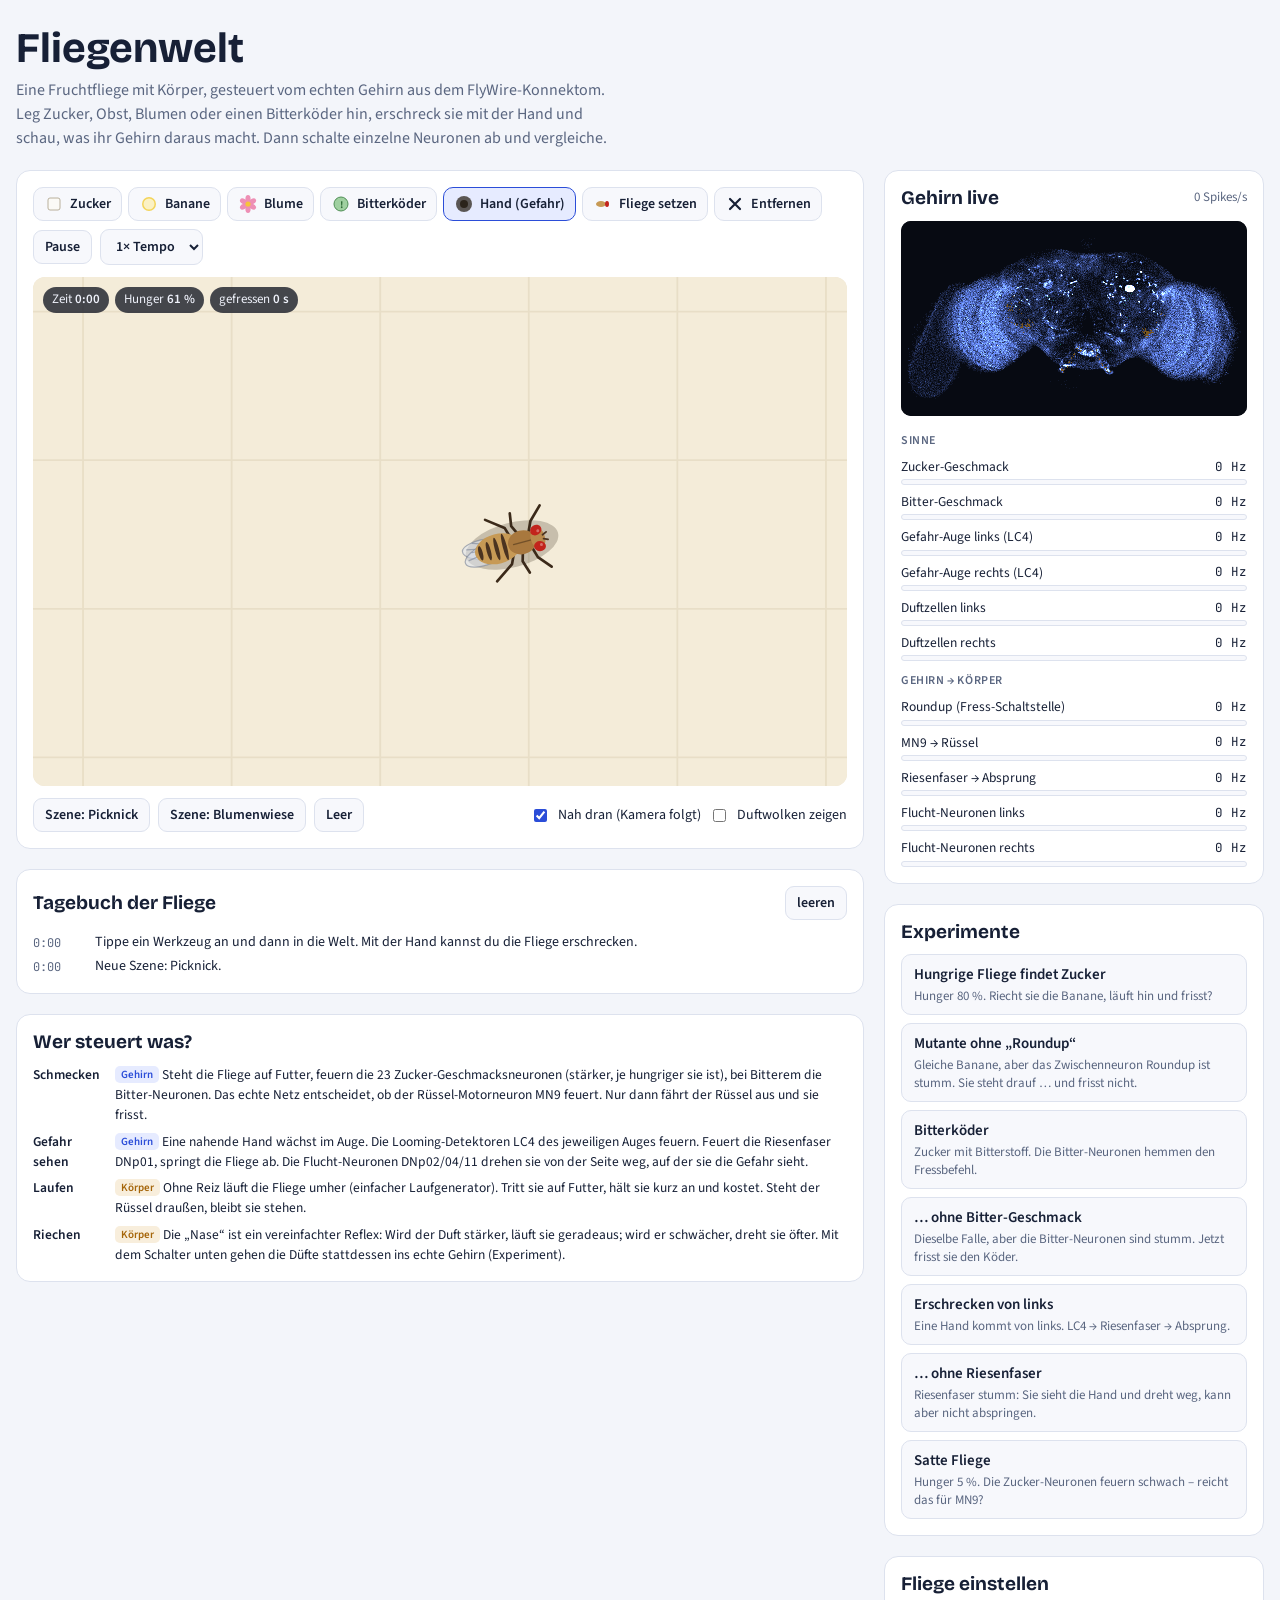
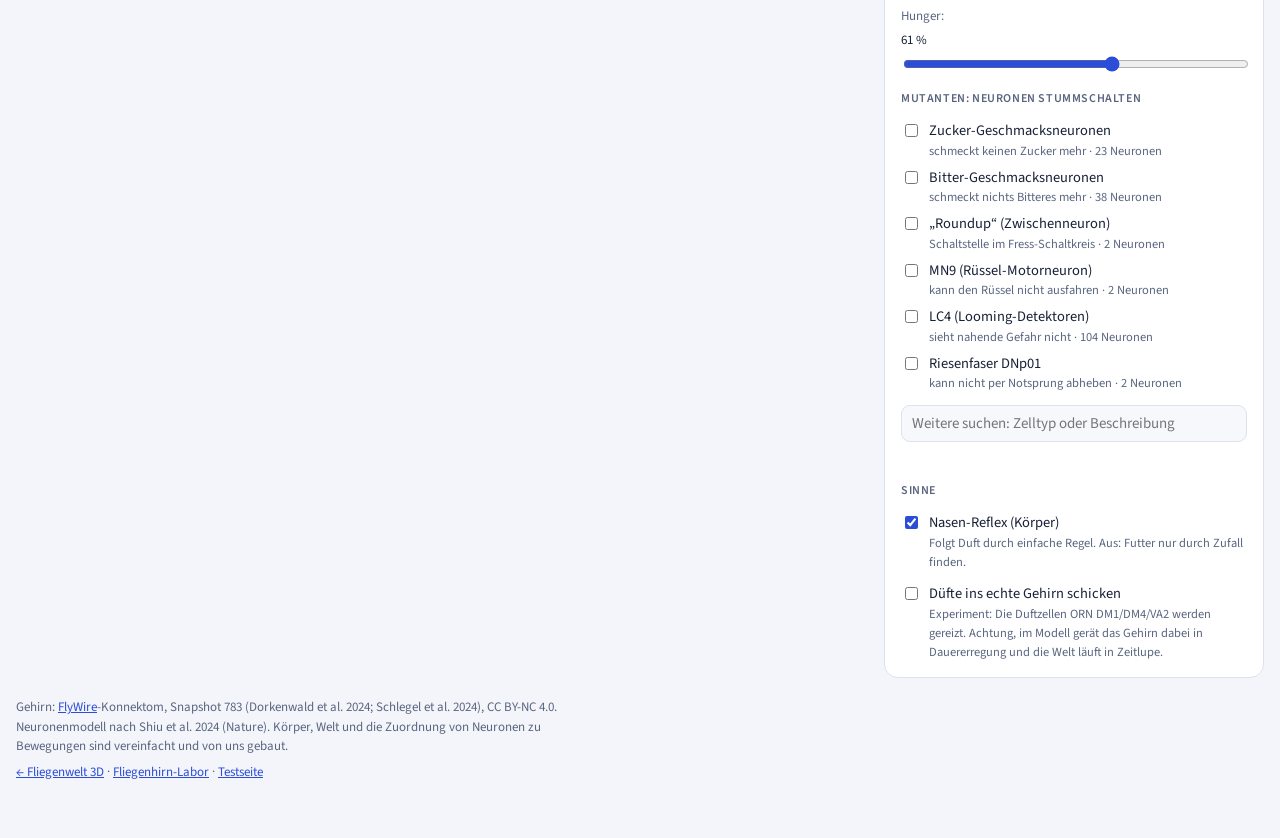
<file: fliege/welt-2d.html>
<!doctype html>
<html lang="de">
<head>
<meta charset="utf-8">
<meta name="viewport" content="width=device-width, initial-scale=1, viewport-fit=cover">
<title>Fliegenwelt 2D</title>
<meta name="description" content="Eine Fruchtfliege mit Körper, gesteuert vom echten FlyWire-Gehirn: Zucker, Obst, Blumen, Bitterköder und Bedrohungen – und Experimente mit Mutanten.">
<link rel="preconnect" href="https://fonts.googleapis.com">
<link rel="preconnect" href="https://fonts.gstatic.com" crossorigin>
<link rel="stylesheet" href="https://fonts.googleapis.com/css2?family=Bricolage+Grotesque:opsz,wght@12..96,500;12..96,700&family=Source+Sans+3:wght@400;600&family=JetBrains+Mono:wght@400;500&display=swap">
<style>
  /* Layout: links die Welt mit Werkzeugleiste und Tagebuch, rechts Gehirn live, Messwerte und Experimente. Auf dem Handy untereinander. */
  :root {
    --bg: #f3f5fa; --surface: #ffffff; --surface-2: #f7f8fc; --fg: #172036; --muted: #5a6680; --line: #dde2ee;
    --accent: #2b4dd8; --accent-soft: #e6ebff;
    --good: #0a8f86; --good-soft: #dcf3f1; --bad: #c23a3a; --bad-soft: #f8e3e3; --warn: #a5650a; --warn-soft: #f8eedc;
    --font-display: "Bricolage Grotesque", "Segoe UI", system-ui, sans-serif;
    --font-body: "Source Sans 3", "Segoe UI", system-ui, sans-serif;
    --font-mono: "JetBrains Mono", ui-monospace, "SF Mono", Menlo, monospace;
    color-scheme: light;
  }
  @media (prefers-color-scheme: dark) {
    :root:not([data-theme="light"]) {
      --bg: #0f1422; --surface: #171e31; --surface-2: #1c2439; --fg: #e6eaf5; --muted: #98a3bd; --line: #2a3350;
      --accent: #8ea4ff; --accent-soft: #232d52;
      --good: #3fd0c4; --good-soft: #133533; --bad: #ff7b7b; --bad-soft: #3a1c22; --warn: #f0b54f; --warn-soft: #3a2c14;
      color-scheme: dark;
    }
  }
  :root[data-theme="dark"] {
    --bg: #0f1422; --surface: #171e31; --surface-2: #1c2439; --fg: #e6eaf5; --muted: #98a3bd; --line: #2a3350;
    --accent: #8ea4ff; --accent-soft: #232d52;
    --good: #3fd0c4; --good-soft: #133533; --bad: #ff7b7b; --bad-soft: #3a1c22; --warn: #f0b54f; --warn-soft: #3a2c14;
    color-scheme: dark;
  }
  *, *::before, *::after { box-sizing: border-box; }
  [hidden] { display: none !important; }
  :root { background: var(--bg); }
  body { margin: 0; background: var(--bg); color: var(--fg); font-family: var(--font-body); font-size: 16px; line-height: 1.5; }
  .wrap { max-width: 1360px; margin: 0 auto; padding: max(24px, env(safe-area-inset-top)) max(16px, env(safe-area-inset-right)) 56px max(16px, env(safe-area-inset-left)); display: grid; gap: 20px; }
  h1, h2, h3 { font-family: var(--font-display); margin: 0; line-height: 1.15; }
  h1 { font-size: clamp(28px, 4.6vw, 42px); }
  h2 { font-size: 19px; }
  h3 { font-size: 15px; }
  p { margin: 0; }
  a { color: var(--accent); }
  .muted { color: var(--muted); }
  header { display: grid; gap: 6px; }
  header .lead { color: var(--muted); max-width: 75ch; }
  .grid { display: grid; grid-template-columns: minmax(0, 1fr) 380px; gap: 20px; align-items: start; }
  @media (max-width: 1000px) { .grid { grid-template-columns: minmax(0, 1fr); } }
  .col { display: grid; gap: 20px; min-width: 0; }
  .card { background: var(--surface); border: 1px solid var(--line); border-radius: 14px; padding: 16px; display: grid; gap: 12px; min-width: 0; }
  .row { display: flex; gap: 8px; flex-wrap: wrap; align-items: center; }
  .spread { justify-content: space-between; }

  .tools { display: flex; gap: 6px; flex-wrap: wrap; }
  .tool { display: inline-flex; align-items: center; gap: 6px; font: 600 14px var(--font-body); color: var(--fg); background: var(--surface-2); border: 1px solid var(--line); border-radius: 10px; padding: 6px 10px; cursor: pointer; }
  .tool[aria-pressed="true"] { border-color: var(--accent); background: var(--accent-soft); }
  .tool svg { width: 20px; height: 20px; flex: none; }
  .btn { font: 600 14px var(--font-body); color: var(--fg); background: var(--surface-2); border: 1px solid var(--line); border-radius: 9px; padding: 6px 11px; cursor: pointer; }
  .btn:hover, .tool:hover { border-color: var(--muted); }
  .btn.primary { background: var(--accent); border-color: var(--accent); color: #fff; }
  :root[data-theme="dark"] .btn.primary { color: #0f1422; }
  @media (prefers-color-scheme: dark) { :root:not([data-theme="light"]) .btn.primary { color: #0f1422; } }
  button:focus-visible, input:focus-visible, select:focus-visible { outline: 2px solid var(--accent); outline-offset: 1px; }

  .world { position: relative; border-radius: 12px; overflow: hidden; aspect-ratio: 8 / 5; background: #efe6d2; touch-action: none; }
  @media (max-width: 640px) { .world { aspect-ratio: 1 / 1; } }
  .world canvas { position: absolute; inset: 0; width: 100%; height: 100%; display: block; }
  .hud { position: absolute; left: 10px; top: 10px; display: flex; gap: 6px; flex-wrap: wrap; pointer-events: none; }
  .pill { background: rgba(20, 24, 36, .78); color: #eef1fa; font-size: 13px; padding: 3px 9px; border-radius: 999px; font-variant-numeric: tabular-nums; }
  .pill b { font-weight: 600; }
  .pill.slow { background: rgba(165, 101, 10, .9); }
  .overlay { position: absolute; inset: 0; display: grid; place-content: center; gap: 10px; text-align: center; background: rgba(239, 230, 210, .92); color: #3a3220; padding: 16px; }
  .bar { height: 6px; border-radius: 3px; background: rgba(128,140,170,.25); overflow: hidden; width: min(320px, 70vw); }
  .bar > span { display: block; height: 100%; width: 0; background: var(--accent); }

  .log { font-size: 14px; display: grid; gap: 3px; max-height: 210px; overflow: auto; }
  .log div { display: grid; grid-template-columns: 54px 1fr; gap: 8px; }
  .log time { font-family: var(--font-mono); font-size: 12px; color: var(--muted); padding-top: 2px; }
  .log .brain { color: var(--accent); font-weight: 600; }

  #brainCv { width: 100%; aspect-ratio: 16 / 9; display: block; background: #070a12; border-radius: 10px; }
  .meters { display: grid; gap: 7px; }
  .meter { display: grid; grid-template-columns: 1fr 52px; gap: 2px 8px; font-size: 13.5px; align-items: center; }
  .meter .lbl { display: flex; justify-content: space-between; gap: 6px; }
  .meter .lbl small { color: var(--muted); }
  .meter .val { text-align: right; font-variant-numeric: tabular-nums; font-family: var(--font-mono); font-size: 12.5px; }
  .meter .track { grid-column: 1 / -1; height: 6px; border-radius: 3px; background: var(--surface-2); overflow: hidden; border: 1px solid var(--line); }
  .meter .track span { display: block; height: 100%; width: 0; background: var(--accent); transition: width .12s linear; }
  .meter.sense .track span { background: var(--warn); }
  .meter.motor .track span { background: var(--good); }
  .meter.off { opacity: .55; }
  .meter.off .lbl::after { content: "stumm"; color: var(--bad); font-weight: 600; font-size: 12px; }
  .sect { font-size: 12px; text-transform: uppercase; letter-spacing: .05em; color: var(--muted); font-weight: 600; margin-top: 4px; }

  .exp { display: grid; gap: 8px; }
  .expbtn { text-align: left; display: grid; gap: 2px; font: 15px var(--font-body); color: var(--fg); background: var(--surface-2); border: 1px solid var(--line); border-radius: 10px; padding: 9px 12px; cursor: pointer; }
  .expbtn:hover { border-color: var(--accent); }
  .expbtn b { font-weight: 600; }
  .expbtn span { font-size: 13px; color: var(--muted); }
  .ko { display: grid; gap: 6px; }
  .ko label { display: flex; gap: 8px; align-items: flex-start; font-size: 14.5px; cursor: pointer; }
  .ko input { margin-top: 4px; accent-color: var(--bad); }
  .ko small { color: var(--muted); display: block; font-size: 12.5px; }
  .field { display: grid; gap: 4px; font-size: 13px; color: var(--muted); }
  input[type=range] { width: 100%; accent-color: var(--accent); }
  input[type=search] { font: 15px var(--font-body); color: var(--fg); background: var(--surface-2); border: 1px solid var(--line); border-radius: 9px; padding: 7px 10px; width: 100%; min-width: 0; }
  .chk { display: flex; gap: 8px; align-items: flex-start; font-size: 14.5px; cursor: pointer; }
  .chk input { margin-top: 4px; accent-color: var(--accent); }
  .chk small { display: block; color: var(--muted); font-size: 12.5px; }
  .chips { display: flex; flex-wrap: wrap; gap: 6px; }
  .chip { display: inline-flex; gap: 6px; align-items: center; background: var(--bad-soft); color: var(--fg); border-radius: 8px; padding: 3px 4px 3px 9px; font-size: 13.5px; }
  .chip button { all: unset; cursor: pointer; padding: 0 5px; font-size: 16px; color: var(--muted); }
  .hits { display: grid; gap: 2px; max-height: 180px; overflow: auto; }
  .hit { display: flex; justify-content: space-between; gap: 8px; align-items: center; padding: 4px 6px; border-radius: 7px; font-size: 14px; }
  .hit:hover { background: var(--surface-2); }
  .hit small { color: var(--muted); }
  .mini { font: 600 12px var(--font-body); border-radius: 7px; border: 1px solid color-mix(in srgb, var(--bad) 45%, var(--line)); background: var(--surface); color: var(--bad); padding: 3px 8px; cursor: pointer; }
  .note { font-size: 13px; color: var(--muted); }
  .flow { font-size: 13.5px; display: grid; gap: 6px; }
  .flow div { display: grid; grid-template-columns: 74px 1fr; gap: 8px; }
  .flow b { font-weight: 600; }
  .tagb { font-size: 11px; font-weight: 600; padding: 1px 6px; border-radius: 5px; vertical-align: 1px; }
  .tagb.brain { background: var(--accent-soft); color: var(--accent); }
  .tagb.body { background: var(--warn-soft); color: var(--warn); }
  footer { font-size: 13px; color: var(--muted); display: grid; gap: 6px; max-width: 95ch; }
</style>
</head>
<body>
<div class="wrap">
  <header>
    <h1>Fliegenwelt</h1>
    <p class="lead">Eine Fruchtfliege mit Körper, gesteuert vom echten Gehirn aus dem FlyWire-Konnektom. Leg Zucker, Obst, Blumen oder einen Bitterköder hin, erschreck sie mit der Hand und schau, was ihr Gehirn daraus macht. Dann schalte einzelne Neuronen ab und vergleiche.</p>
  </header>

  <div class="grid">
    <div class="col">
      <section class="card" aria-label="Welt">
        <div class="row spread">
          <div class="tools" role="group" aria-label="Werkzeug" id="tools"></div>
          <div class="row">
            <button class="btn" id="pauseBtn">Pause</button>
            <select id="speedSel" class="btn" aria-label="Tempo"><option value="1">1× Tempo</option><option value="2">2× Tempo</option><option value="4">4× Tempo</option></select>
          </div>
        </div>
        <div class="world" id="world">
          <canvas id="worldCv"></canvas>
          <div class="hud" id="hud"></div>
          <div class="overlay" id="overlay"><div id="ovText">Lade das Fliegenhirn …</div><div class="bar"><span id="ovBar"></span></div></div>
        </div>
        <div class="row spread">
          <div class="row">
            <button class="btn" data-scene="picknick">Szene: Picknick</button>
            <button class="btn" data-scene="wiese">Szene: Blumenwiese</button>
            <button class="btn" data-scene="leer">Leer</button>
          </div>
          <div class="row"><label class="chk" style="font-size:14px"><input type="checkbox" id="follow" checked> Nah dran (Kamera folgt)</label><label class="chk" style="font-size:14px"><input type="checkbox" id="showOdor"> Duftwolken zeigen</label></div>
        </div>
      </section>

      <section class="card">
        <div class="row spread"><h2>Tagebuch der Fliege</h2><button class="btn" id="clearLog">leeren</button></div>
        <div class="log" id="log"></div>
      </section>

      <section class="card">
        <h2>Wer steuert was?</h2>
        <div class="flow">
          <div><b>Schmecken</b><span><span class="tagb brain">Gehirn</span> Steht die Fliege auf Futter, feuern die 23 Zucker-Geschmacksneuronen (stärker, je hungriger sie ist), bei Bitterem die Bitter-Neuronen. Das echte Netz entscheidet, ob der Rüssel-Motorneuron MN9 feuert. Nur dann fährt der Rüssel aus und sie frisst.</span></div>
          <div><b>Gefahr sehen</b><span><span class="tagb brain">Gehirn</span> Eine nahende Hand wächst im Auge. Die Looming-Detektoren LC4 des jeweiligen Auges feuern. Feuert die Riesenfaser DNp01, springt die Fliege ab. Die Flucht-Neuronen DNp02/04/11 drehen sie von der Seite weg, auf der sie die Gefahr sieht.</span></div>
          <div><b>Laufen</b><span><span class="tagb body">Körper</span> Ohne Reiz läuft die Fliege umher (einfacher Laufgenerator). Tritt sie auf Futter, hält sie kurz an und kostet. Steht der Rüssel draußen, bleibt sie stehen.</span></div>
          <div><b>Riechen</b><span><span class="tagb body">Körper</span> Die „Nase“ ist ein vereinfachter Reflex: Wird der Duft stärker, läuft sie geradeaus; wird er schwächer, dreht sie öfter. Mit dem Schalter unten gehen die Düfte stattdessen ins echte Gehirn (Experiment).</span></div>
        </div>
      </section>
    </div>

    <div class="col">
      <section class="card">
        <div class="row spread"><h2>Gehirn live</h2><span class="muted" style="font-size:13px" id="brainStat"></span></div>
        <canvas id="brainCv"></canvas>
        <div class="meters" id="meters"></div>
      </section>

      <section class="card">
        <h2>Experimente</h2>
        <div class="exp" id="exps"></div>
      </section>

      <section class="card">
        <h2>Fliege einstellen</h2>
        <label class="field">Hunger: <span id="hungerVal" style="color:var(--fg)"></span>
          <input type="range" id="hunger" min="0" max="100" value="60">
        </label>
        <div class="sect">Mutanten: Neuronen stummschalten</div>
        <div class="ko" id="ko"></div>
        <input type="search" id="koSearch" placeholder="Weitere suchen: Zelltyp oder Beschreibung" autocomplete="off">
        <div class="hits" id="koHits"></div>
        <div class="chips" id="koChips"></div>
        <div class="sect">Sinne</div>
        <label class="chk"><input type="checkbox" id="nose" checked><span>Nasen-Reflex (Körper)<small>Folgt Duft durch einfache Regel. Aus: Futter nur durch Zufall finden.</small></span></label>
        <label class="chk"><input type="checkbox" id="smellBrain"><span>Düfte ins echte Gehirn schicken<small>Experiment: Die Duftzellen ORN DM1/DM4/VA2 werden gereizt. Achtung, im Modell gerät das Gehirn dabei in Dauererregung und die Welt läuft in Zeitlupe.</small></span></label>
      </section>
    </div>
  </div>

  <footer>
    <p>Gehirn: <a href="https://flywire.ai" target="_blank" rel="noopener">FlyWire</a>-Konnektom, Snapshot 783 (Dorkenwald et al. 2024; Schlegel et al. 2024), CC BY-NC 4.0. Neuronenmodell nach Shiu et al. 2024 (Nature). Körper, Welt und die Zuordnung von Neuronen zu Bewegungen sind vereinfacht und von uns gebaut.</p>
    <p><a href="welt.html">← Fliegenwelt 3D</a> · <a href="./">Fliegenhirn-Labor</a> · <a href="../">Testseite</a></p>
  </footer>
</div>

<script>
"use strict";
const $ = (s) => document.querySelector(s);
const fmt1 = new Intl.NumberFormat("de-DE", { maximumFractionDigits: 1 });
const fmt0 = new Intl.NumberFormat("de-DE", { maximumFractionDigits: 0 });
const esc = (s) => String(s).replace(/[&<>"']/g, (c) => ({ "&": "&amp;", "<": "&lt;", ">": "&gt;", '"': "&quot;", "'": "&#39;" }[c]));

// =====================================================================
// Gehirn laden
// =====================================================================
const D = {};
async function fetchBytes(url, onProgress) {
  const r = await fetch(url);
  if (!r.ok) throw new Error(url + ": HTTP " + r.status);
  const reader = r.body.getReader(); const parts = []; let got = 0;
  for (;;) { const { done, value } = await reader.read(); if (done) break; parts.push(value); got += value.length; onProgress(got); }
  let bytes = new Uint8Array(got), o = 0; for (const p of parts) { bytes.set(p, o); o += p.length; }
  if (bytes[0] === 0x1f && bytes[1] === 0x8b) bytes = new Uint8Array(await new Response(new Blob([bytes]).stream().pipeThrough(new DecompressionStream("gzip"))).arrayBuffer());
  return bytes;
}
async function loadBrain() {
  const files = ["data/meta.json.gz", "data/pos.bin.gz", "data/conn.bin.gz"], total = 11.7e6, got = [0, 0, 0];
  const prog = (k) => (g) => { got[k] = g; const s = got[0] + got[1] + got[2]; $("#ovBar").style.width = Math.min(100, s / total * 100) + "%"; $("#ovText").textContent = "Lade das Fliegenhirn … " + fmt1.format(s / 1e6) + " MB"; };
  const [mB, pB, cB] = await Promise.all(files.map((f, k) => fetchBytes(f, prog(k))));
  const meta = JSON.parse(new TextDecoder().decode(mB)); const N = meta.count;
  Object.assign(D, { meta, N, dict: meta.dict, label: meta.label, ids: meta.ids });
  for (const k of Object.keys(meta.col)) D[k] = Uint32Array.from(meta.col[k]);
  const buf = cB.buffer.slice(cB.byteOffset, cB.byteOffset + cB.byteLength);
  D.offsets = new Uint32Array(buf, 0, N + 1); const E = D.offsets[N];
  D.post = new Uint32Array(buf, (N + 1) * 4, E); D.syn = new Uint16Array(buf, (N + 1) * 4 + E * 4, E);
  D.ntCode = Uint8Array.from(D.nt, (k) => { const n = D.dict.nt[k]; return n === "ACH" ? 0 : (n === "GABA" || n === "GLUT") ? 1 : n ? 2 : 3; });
  const pos = new Uint16Array(pB.buffer.slice(pB.byteOffset, pB.byteOffset + pB.byteLength));
  const mn = [1e9, 1e9, 1e9], mx = [-1e9, -1e9, -1e9];
  for (let i = 0; i < N; i++) for (let a = 0; a < 3; a++) { const v = pos[i * 3 + a]; if (v < mn[a]) mn[a] = v; if (v > mx[a]) mx[a] = v; }
  const c = mn.map((m, a) => (m + mx[a]) / 2), s = Math.max(mx[0] - mn[0], mx[1] - mn[1]) / 2;
  D.bx = new Float32Array(N); D.by = new Float32Array(N);
  for (let i = 0; i < N; i++) { D.bx[i] = (pos[i * 3] - c[0]) / s; D.by[i] = (pos[i * 3 + 1] - c[1]) / s; }
}
const typeName = (i) => D.dict.type[D.type[i]];
const sideName = (i) => D.dict.side[D.side[i]];
function byType(types, side) { const want = new Set(types.map((t) => D.dict.type.indexOf(t))); const o = []; for (let i = 0; i < D.N; i++) if (want.has(D.type[i]) && (!side || sideName(i) === side)) o.push(i); return o; }
function byLabel(re) { const o = []; for (let i = 0; i < D.N; i++) if (re.test(D.label[i])) o.push(i); return o; }

// Neuronengruppen, die Sinne und Körper mit dem Gehirn verbinden
const G = {};
function defineGroups() {
  G.sugar = byLabel(/Sugar Gustatory Receptor Neuron/);
  G.bitter = byLabel(/Bitter Gustatory Receptor Neuron|labellar bitter gustatory/i);
  G.lc4L = byType(["LC4"], "left"); G.lc4R = byType(["LC4"], "right");
  G.ornL = byType(["ORN_DM1", "ORN_DM4", "ORN_VA2"], "left"); G.ornR = byType(["ORN_DM1", "ORN_DM4", "ORN_VA2"], "right");
  G.mn9 = byLabel(/\bMN9\b/);
  G.roundup = byLabel(/\bRoundup\b/);
  G.gf = byType(["DNp01"]);
  G.escL = byType(["DNp02", "DNp04", "DNp11"], "left"); G.escR = byType(["DNp02", "DNp04", "DNp11"], "right");
  G.readIdx = new Map(); // Neuron -> Liste von Gruppen
  for (const k of ["sugar", "bitter", "lc4L", "lc4R", "ornL", "ornR", "mn9", "roundup", "gf", "escL", "escR"]) for (const i of G[k]) { if (!G.readIdx.has(i)) G.readIdx.set(i, []); G.readIdx.get(i).push(k); }
}

// =====================================================================
// Welt
// =====================================================================
const ARENA = { w: 80, h: 50 }; // Millimeter
const KINDS = {
  zucker: { name: "Zucker", sugar: 1, bitter: 0, odor: 0.35, r: 1.6, amount: 1 },
  obst:   { name: "Banane", sugar: 1, bitter: 0, odor: 1.0, r: 3.2, amount: 1 },
  blume:  { name: "Blume", sugar: 0.8, bitter: 0, odor: 0.8, r: 1.4, petal: 5.2, amount: 1 },
  bitter: { name: "Bitterköder", sugar: 1, bitter: 1, odor: 0.7, r: 1.8, amount: 1 },
};
let items = [];
const fly = { x: 40, y: 25, th: 0, v: 0, turn: 0, mode: "walk", alt: 0, flyT: 0, fvx: 0, fvy: 0, hunger: 0.6, prob: 0, legPhase: 0, pause: 0, cPrev: 0, eaten: 0, onItem: null };
let threat = null; // {x,y,z,vx,vy,vz,life}
let worldMs = 0;

function scene(name) {
  items = [];
  const add = (k, x, y) => items.push({ kind: k, x, y, amount: 1, id: Math.random() });
  if (name === "picknick") { add("obst", 16, 14); add("zucker", 62, 36); add("bitter", 60, 13); add("zucker", 22, 38); }
  if (name === "wiese") { add("blume", 15, 13); add("blume", 38, 37); add("blume", 64, 15); add("blume", 66, 40); add("blume", 30, 15); }
  Object.assign(fly, { x: 40, y: 25, th: Math.random() * 6.28, mode: "walk", alt: 0, v: 0, prob: 0 });
  threat = null; odorDirty = true;
  log(`Neue Szene: ${{ picknick: "Picknick", wiese: "Blumenwiese", leer: "leere Arena" }[name]}.`);
}
function odorAt(x, y) {
  let c = 0;
  for (const it of items) {
    if (it.amount <= 0) continue;
    const k = KINDS[it.kind], dx = x - it.x, dy = y - it.y, s = 9 + 4 * k.odor;
    c += k.odor * Math.min(1, it.amount * 1.5) * Math.exp(-(dx * dx + dy * dy) / (2 * s * s));
  }
  return Math.min(1.5, c);
}
function itemUnder(x, y) {
  for (const it of items) { if (it.amount <= 0) continue; const k = KINDS[it.kind]; if (Math.hypot(x - it.x, y - it.y) < k.r + 0.3) return it; }
  return null;
}

// =====================================================================
// Sinne -> Gehirn-Eingänge
// =====================================================================
const sense = { sugar: 0, bitter: 0, loomL: 0, loomR: 0, odorL: 0, odorR: 0 };
function computeSenses() {
  const hx = fly.x + Math.cos(fly.th) * 1.0, hy = fly.y + Math.sin(fly.th) * 1.0;
  const it = fly.mode === "walk" ? itemUnder(hx, hy) : null;
  fly.onItem = it;
  const k = it && KINDS[it.kind];
  sense.sugar = k ? (10 + 90 * fly.hunger) * k.sugar : 0;   // Hz pro Zucker-Neuron
  sense.bitter = k ? 90 * k.bitter : 0;
  // Bedrohung: Winkelgröße und deren Wachstum im linken/rechten Auge
  sense.loomL = sense.loomR = 0;
  if (threat && fly.mode === "walk") {
    const dx = threat.x - fly.x, dy = threat.y - fly.y, dist = Math.hypot(dx, dy, threat.z);
    const ang = 2 * Math.atan(threat.r / dist);
    const dAng = threat.prevAng == null ? 0 : (ang - threat.prevAng) / 0.02;
    threat.prevAng = ang;
    const lat = Math.hypot(dx, dy) || 1;
    const side = (dx * Math.sin(fly.th) - dy * Math.cos(fly.th)) / lat; // +1 links, -1 rechts
    const drive = Math.max(0, Math.min(140, dAng * 55));
    sense.loomL = drive * Math.max(0, Math.min(1, 0.5 + side * 1.2));
    sense.loomR = drive * Math.max(0, Math.min(1, 0.5 - side * 1.2));
  }
  // Duft an linker und rechter Antenne
  const ax = Math.cos(fly.th) * 1.2, ay = Math.sin(fly.th) * 1.2, px = Math.sin(fly.th) * 0.5, py = -Math.cos(fly.th) * 0.5;
  sense.odorL = odorAt(fly.x + ax + px, fly.y + ay + py); sense.odorR = odorAt(fly.x + ax - px, fly.y + ay - py);
}
function brainInput() {
  const idx = [], rates = [];
  const put = (grp, hz) => { if (hz > 0.5 && !silencedGroup(grp)) for (const i of G[grp]) { idx.push(i); rates.push(hz); } };
  put("sugar", sense.sugar); put("bitter", sense.bitter);
  put("lc4L", sense.loomL); put("lc4R", sense.loomR);
  if ($("#smellBrain").checked) { put("ornL", sense.odorL * 25); put("ornR", sense.odorR * 25); }
  return { idx, rates };
}

// =====================================================================
// Gehirn-Ausgänge (geglättete Raten je Gruppe) -> Körper
// =====================================================================
const rate = {}; const spikesChunk = {};
for (const k of ["sugar", "bitter", "lc4L", "lc4R", "ornL", "ornR", "mn9", "roundup", "gf", "escL", "escR"]) { rate[k] = 0; spikesChunk[k] = 0; }
let totalRate = 0, activeNeurons = 0;
function readSpikes(spikes, ms) {
  for (const k in spikesChunk) spikesChunk[k] = 0;
  for (let n = 0; n < spikes.length; n++) { const g = G.readIdx.get(spikes[n]); if (g) for (const k of g) spikesChunk[k]++; }
  const a = 1 - Math.exp(-ms / 120);
  for (const k in rate) { const hz = spikesChunk[k] / Math.max(1, G[k].length) / (ms / 1000); rate[k] += (hz - rate[k]) * a; }
  totalRate += (spikes.length / (ms / 1000) - totalRate) * a;
}

function stepBody(ms) {
  const dt = ms / 1000;
  fly.hunger = Math.min(1, fly.hunger + dt * 0.012);
  // Rüssel: folgt MN9
  const probTarget = Math.max(0, Math.min(1, (rate.mn9 - 8) / 40));
  fly.prob += (probTarget - fly.prob) * Math.min(1, dt * 12);
  // Fressen
  if (fly.onItem && fly.prob > 0.5 && KINDS[fly.onItem.kind].sugar > 0) {
    const it = fly.onItem;
    it.amount = Math.max(0, it.amount - dt * 0.03);
    fly.hunger = Math.max(0, fly.hunger - dt * 0.09);
    fly.eaten += dt;
    if (it.amount <= 0) { log(`${KINDS[it.kind].name} ist aufgefressen.`); odorDirty = true; }
  }
  // Flucht: Riesenfaser feuert -> Absprung
  if (fly.mode === "walk" && spikesChunk.gf > 0) {
    const away = threat ? Math.atan2(fly.y - threat.y, fly.x - threat.x) : fly.th + Math.PI;
    const a = away + (Math.random() - 0.5) * 1.2;
    fly.mode = "flight"; fly.flyT = 0; fly.fvx = Math.cos(a) * 70; fly.fvy = Math.sin(a) * 70; fly.th = a;
    fly.escapes = (fly.escapes || 0) + 1;
    log(`<span class="brain">Riesenfaser DNp01 feuert</span> → Absprung und Wegfliegen!`);
  }
  if (fly.mode === "flight") {
    fly.flyT += dt;
    const T = 0.9;
    fly.alt = Math.sin(Math.min(1, fly.flyT / T) * Math.PI) * 1;
    fly.x += fly.fvx * dt; fly.y += fly.fvy * dt;
    if (fly.x < 3 || fly.x > ARENA.w - 3) { fly.fvx *= -1; fly.x = Math.max(3, Math.min(ARENA.w - 3, fly.x)); fly.th = Math.atan2(fly.fvy, fly.fvx); }
    if (fly.y < 3 || fly.y > ARENA.h - 3) { fly.fvy *= -1; fly.y = Math.max(3, Math.min(ARENA.h - 3, fly.y)); fly.th = Math.atan2(fly.fvy, fly.fvx); }
    if (fly.flyT > T) { fly.mode = "walk"; fly.alt = 0; fly.v = 0; log("Gelandet."); }
    return;
  }
  // Laufen (Körper): einfacher Laufgenerator mit Pausen
  const feeding = fly.prob > 0.3;
  // Körper: bei neuem Futterkontakt kurz anhalten und kosten
  const itId = fly.onItem ? fly.onItem.id : null;
  if (itId && itId !== fly.lastItem) fly.probe = 1.6;
  fly.lastItem = itId;
  if (fly.probe > 0) fly.probe -= dt;
  if (fly.pause > 0) fly.pause -= dt; else if (Math.random() < dt * 0.06) fly.pause = 0.6 + Math.random() * 1.5;
  let vTarget = feeding || fly.pause > 0 || (fly.probe > 0 && itId) ? 0 : 7 + 5 * fly.hunger;
  // Flucht-Neuronen: von der Seite wegdrehen, auf der die Gefahr ist, und losrennen
  const escDiff = rate.escL - rate.escR, escSum = rate.escL + rate.escR;
  if (escSum > 20) { vTarget = 16; fly.pause = 0; }
  // Drehen: Zufall + Nase + Flucht + Wände
  let turnNoise = 1.4;
  const c = (sense.odorL + sense.odorR) / 2;
  if ($("#nose").checked && c > 0.02 && !feeding) {
    const dc = c - fly.cPrev;
    turnNoise = dc > 0 ? 0.5 : 2.8;                 // Klinokinese
    fly.turn -= (sense.odorL - sense.odorR) / (c + 0.05) * 6 * fly.hunger * dt * 10; // Tropotaxis: zur stärker riechenden Seite
    vTarget *= 1 + 0.5 * fly.hunger;
  }
  fly.cPrev = c;
  fly.turn += (Math.random() - 0.5) * turnNoise * Math.sqrt(dt) * 12 - fly.turn * dt * 3;
  fly.turn += Math.max(-8, Math.min(8, escDiff * 0.04));
  const m = 4, wx = fly.x < m ? 1 : fly.x > ARENA.w - m ? -1 : 0, wy = fly.y < m ? 1 : fly.y > ARENA.h - m ? -1 : 0;
  if (wx || wy) { const want = Math.atan2(wy, wx); let d = want - fly.th; d = Math.atan2(Math.sin(d), Math.cos(d)); fly.turn += d * dt * 25; }
  fly.turn = Math.max(-9, Math.min(9, fly.turn));
  if (!feeding) fly.th += fly.turn * dt * (fly.v > 0.5 ? 1 : 0.3);
  fly.v += (vTarget - fly.v) * Math.min(1, dt * 6);
  fly.x = Math.max(1, Math.min(ARENA.w - 1, fly.x + Math.cos(fly.th) * fly.v * dt));
  fly.y = Math.max(1, Math.min(ARENA.h - 1, fly.y + Math.sin(fly.th) * fly.v * dt));
  fly.legPhase += fly.v * dt * 4.2;
}
function stepThreat(ms) {
  if (!threat) return;
  const dt = ms / 1000;
  threat.life += dt;
  if (threat.z > 2.5) {
    const dx = threat.tx - threat.x, dy = threat.ty - threat.y, dz = 2 - threat.z, d = Math.hypot(dx, dy, dz);
    const sp = 45; const k = Math.min(1, sp * dt / d);
    threat.x += dx * k; threat.y += dy * k; threat.z += dz * k;
  } else if (!threat.landed) { threat.landed = true; threat.hold = 0; }
  if (threat.landed) { threat.hold += dt; if (threat.hold > 0.5) threat.r *= 0.9; }
  if (threat.life > 3) { threat = null; }
}

// Ereignisse fürs Tagebuch erkennen
const ev = { prob: false, loom: false, eatingName: null, sated: false, bitter: false };
function detectEvents() {
  const p = fly.prob > 0.5;
  if (p && !ev.prob) log(`<span class="brain">MN9 feuert ${fmt0.format(rate.mn9)} Hz</span> → Rüssel raus${fly.onItem ? `, sie frisst an: ${KINDS[fly.onItem.kind].name}` : ""}.`);
  if (!p && ev.prob) log(fly.hunger < 0.2 ? "Rüssel wieder drin – sie ist satt." : "Rüssel wieder drin.");
  ev.prob = p;
  const onFood = fly.onItem ? fly.onItem.id : null;
  if (onFood && onFood !== ev.eatingName) {
    const k = KINDS[fly.onItem.kind];
    log(`Steht auf ${k.name}: <span class="brain">Zucker-Neuronen ${fmt0.format(sense.sugar)} Hz${k.bitter ? `, Bitter-Neuronen ${fmt0.format(sense.bitter)} Hz` : ""}</span>${silencedGroup("sugar") ? " (aber stummgeschaltet!)" : ""}.`);
    setTimeout(() => { if (fly.onItem && fly.onItem.id === onFood && fly.prob < 0.3) log(`Kein Rüssel: MN9 nur ${fmt0.format(rate.mn9)} Hz.${KINDS[fly.onItem.kind].bitter ? " Das Bittere hemmt den Fressbefehl." : fly.hunger < 0.25 ? " Sie ist satt." : ""}`); }, 1100);
  }
  ev.eatingName = onFood;
  const loom = rate.lc4L + rate.lc4R > 15;
  if (loom && !ev.loom) log(`<span class="brain">LC4 ${rate.lc4L > rate.lc4R ? "links" : "rechts"} feuert</span> – etwas kommt von ${rate.lc4L > rate.lc4R ? "links" : "rechts"} auf sie zu.`);
  ev.loom = loom;
  const escOn = rate.escL + rate.escR > 20;
  if (escOn && !ev.esc && fly.mode === "walk") log(`<span class="brain">Flucht-Neuronen ${rate.escL > rate.escR ? "links" : "rechts"} feuern</span> → sie dreht nach ${rate.escL > rate.escR ? "rechts" : "links"} weg und rennt.`);
  ev.esc = escOn;
}

// =====================================================================
// Simulation antreiben
// =====================================================================
let worker = null, busy = false, running = true, wallRef = 0, speed = 1, brainReady = false;
const CHUNK = 20; // ms Hirnzeit pro Schritt
let rtWin = [], rtFactor = 1, cpuLast = 0;
let silenceDirty = true, resetPending = false;
function resetBrain() {
  resetPending = true;
  for (const k in rate) rate[k] = 0;
  fly.prob = 0; fly.probe = 0; fly.lastItem = null; ev.prob = false; ev.loom = false; ev.eatingName = null;
}
function startWorker() {
  worker = new Worker("sim-worker.js");
  worker.postMessage({ cmd: "init", offsets: D.offsets.slice().buffer, post: D.post.slice().buffer, syn: D.syn.slice().buffer, ntCode: D.ntCode.slice().buffer });
  worker.onmessage = (e) => {
    const m = e.data;
    if (m.type === "ready") worker.postMessage({ cmd: "live-start", params: { dt: 0.2, seed: 7 } });
    else if (m.type === "live-ready") { brainReady = true; wallRef = performance.now(); pump(); }
    else if (m.type === "live-spikes") onSpikes(m);
  };
}
function pump() {
  if (!brainReady || busy || !running) return;
  const due = (performance.now() - wallRef) * speed;
  if (worldMs > due) { setTimeout(pump, Math.max(4, (worldMs - due) / speed)); return; }
  if (due - worldMs > 250) wallRef = performance.now() - worldMs / speed; // Gehirn ist langsamer als Echtzeit
  computeSenses();
  const msg = { cmd: "live-step", ms: CHUNK, input: brainInput() };
  if (silenceDirty) { msg.silence = silencedList(); silenceDirty = false; }
  if (resetPending) { msg.reset = true; resetPending = false; }
  busy = true; worker.postMessage(msg);
}
function onSpikes(m) {
  busy = false;
  readSpikes(m.spikes, m.ms);
  activeNeurons = m.awake; cpuLast = m.cpu;
  for (let s = 0; s < 4; s++) { stepThreat(m.ms / 4); stepBody(m.ms / 4); }
  worldMs += m.ms;
  detectEvents();
  addGlow(m.spikes);
  const now = performance.now(); rtWin.push([now, m.ms]); while (rtWin.length && now - rtWin[0][0] > 1000) rtWin.shift();
  const span = rtWin.length > 1 ? now - rtWin[0][0] : 1000; rtFactor = rtWin.reduce((a, b) => a + b[1], 0) / Math.max(200, span);
  pump();
}
$("#pauseBtn").addEventListener("click", () => {
  running = !running; $("#pauseBtn").textContent = running ? "Pause" : "Weiter";
  if (running) { wallRef = performance.now() - worldMs / speed; pump(); }
});
$("#speedSel").addEventListener("change", (e) => { speed = +e.target.value; wallRef = performance.now() - worldMs / speed; });
document.addEventListener("visibilitychange", () => { if (!document.hidden && running) { wallRef = performance.now() - worldMs / speed; pump(); } });

// =====================================================================
// Mutanten (Stummschalten)
// =====================================================================
const KO = [
  { key: "sugar", name: "Zucker-Geschmacksneuronen", desc: "schmeckt keinen Zucker mehr" },
  { key: "bitter", name: "Bitter-Geschmacksneuronen", desc: "schmeckt nichts Bitteres mehr" },
  { key: "roundup", name: "„Roundup“ (Zwischenneuron)", desc: "Schaltstelle im Fress-Schaltkreis" },
  { key: "mn9", name: "MN9 (Rüssel-Motorneuron)", desc: "kann den Rüssel nicht ausfahren" },
  { key: "lc4", name: "LC4 (Looming-Detektoren)", desc: "sieht nahende Gefahr nicht" },
  { key: "gf", name: "Riesenfaser DNp01", desc: "kann nicht per Notsprung abheben" },
];
const koOn = new Set(); const customKo = []; // {name, idx}
function silencedGroup(grp) { if (grp === "lc4L" || grp === "lc4R") return koOn.has("lc4"); return koOn.has(grp); }
function silencedList() {
  const s = [];
  for (const k of koOn) { if (k === "lc4") s.push(...G.lc4L, ...G.lc4R); else s.push(...G[k]); }
  for (const c of customKo) s.push(...c.idx);
  return s;
}
function renderKo() {
  $("#ko").innerHTML = KO.map((k) => `<label><input type="checkbox" data-ko="${k.key}" ${koOn.has(k.key) ? "checked" : ""}><span>${esc(k.name)} <small>${esc(k.desc)} · ${k.key === "lc4" ? G.lc4L.length + G.lc4R.length : G[k.key].length} Neuronen</small></span></label>`).join("");
  $("#koChips").innerHTML = customKo.map((c, n) => `<span class="chip">${esc(c.name)} · ${c.idx.length}<button data-kodel="${n}" aria-label="entfernen">×</button></span>`).join("");
  renderMeters();
}
$("#ko").addEventListener("change", (e) => {
  const k = e.target.dataset.ko; if (!k) return;
  if (e.target.checked) koOn.add(k); else koOn.delete(k);
  silenceDirty = true; renderMeters();
  const ko = KO.find((x) => x.key === k);
  log(e.target.checked ? `🧬 Mutante: ${ko.name} stummgeschaltet.` : `${ko.name} wieder aktiv.`);
});
let koHits = [];
$("#koSearch").addEventListener("input", () => {
  const q = $("#koSearch").value.trim().toLowerCase();
  if (q.length < 2) { $("#koHits").innerHTML = ""; return; }
  const types = []; D.dict.type.forEach((t, k) => { if (t && t.toLowerCase().includes(q)) types.push(k); });
  types.sort((a, b) => D.dict.type[a].length - D.dict.type[b].length);
  koHits = types.slice(0, 12).map((k) => { const idx = []; for (let i = 0; i < D.N; i++) if (D.type[i] === k) idx.push(i); return { name: D.dict.type[k], idx }; });
  const lab = []; for (let i = 0; i < D.N; i++) if (D.label[i].toLowerCase().includes(q)) lab.push(i);
  if (lab.length) koHits.push({ name: "„" + q + "“ in Beschreibung", idx: lab });
  $("#koHits").innerHTML = koHits.map((h, n) => `<div class="hit"><span>${esc(h.name)} <small>${h.idx.length} Neuronen</small></span><button class="mini" data-kohit="${n}">stumm</button></div>`).join("") || `<div class="note">Nichts gefunden.</div>`;
});
$("#koHits").addEventListener("click", (e) => {
  const b = e.target.closest("[data-kohit]"); if (!b) return;
  const h = koHits[+b.dataset.kohit]; customKo.push(h); silenceDirty = true;
  log(`🧬 Mutante: ${esc(h.name)} (${h.idx.length} Neuronen) stummgeschaltet.`);
  $("#koSearch").value = ""; $("#koHits").innerHTML = ""; renderKo();
});
$("#koChips").addEventListener("click", (e) => {
  const b = e.target.closest("[data-kodel]"); if (!b) return;
  const [c] = customKo.splice(+b.dataset.kodel, 1); silenceDirty = true; log(`${esc(c.name)} wieder aktiv.`); renderKo();
});
$("#hunger").addEventListener("input", (e) => { fly.hunger = +e.target.value / 100; });
$("#smellBrain").addEventListener("change", (e) => log(e.target.checked ? "Experiment: Düfte gehen jetzt ins echte Gehirn (Duftzellen DM1, DM4, VA2)." : "Düfte gehen wieder nur an den Nasen-Reflex."));

// =====================================================================
// Messwerte
// =====================================================================
const METERS = [
  ["Sinne"],
  ["sugar", "Zucker-Geschmack", "sense", 120], ["bitter", "Bitter-Geschmack", "sense", 120],
  ["lc4L", "Gefahr-Auge links (LC4)", "sense", 120], ["lc4R", "Gefahr-Auge rechts (LC4)", "sense", 120],
  ["ornL", "Duftzellen links", "sense", 60], ["ornR", "Duftzellen rechts", "sense", 60],
  ["Gehirn → Körper"],
  ["roundup", "Roundup (Fress-Schaltstelle)", "", 120], ["mn9", "MN9 → Rüssel", "motor", 120],
  ["gf", "Riesenfaser → Absprung", "motor", 120], ["escL", "Flucht-Neuronen links", "motor", 250], ["escR", "Flucht-Neuronen rechts", "motor", 250],
];
function renderMeters() {
  $("#meters").innerHTML = METERS.map((m) => m.length === 1 ? `<div class="sect">${m[0]}</div>` :
    `<div class="meter ${m[2]} ${silencedGroup(m[0]) ? "off" : ""}" data-m="${m[0]}"><div class="lbl"><span>${m[1]}</span></div><div class="val">0</div><div class="track"><span></span></div></div>`).join("");
  meterEls = [...document.querySelectorAll("[data-m]")].map((el) => [el.dataset.m, el.querySelector(".val"), el.querySelector(".track span"), METERS.find((m) => m[0] === el.dataset.m)[3]]);
}
let meterEls = [];
function updateMeters() {
  for (const [k, val, bar, max] of meterEls) { val.textContent = fmt0.format(rate[k]) + " Hz"; bar.style.width = Math.min(100, rate[k] / max * 100) + "%"; }
  $("#brainStat").textContent = `${fmt0.format(totalRate)} Spikes/s`;
}

// =====================================================================
// Gehirn live zeichnen
// =====================================================================
const bcv = $("#brainCv"), bctx = bcv.getContext("2d");
let bImg = null, bBase = null, bW = 0, bH = 0, bProj = null;
const glow = { val: null, list: [], flag: null };
function resizeBrain() {
  const r = bcv.getBoundingClientRect(), pr = Math.min(2, devicePixelRatio || 1);
  bW = Math.max(1, Math.round(r.width * pr)); bH = Math.max(1, Math.round(r.height * pr)); bcv.width = bW; bcv.height = bH;
  if (!D.N) return;
  bImg = bctx.createImageData(bW, bH); bBase = new Uint8ClampedArray(bW * bH * 4);
  bProj = new Int32Array(D.N);
  const sc = Math.min(bW, bH * 1.9) * 0.48;
  for (let o = 0; o < bBase.length; o += 4) { bBase[o] = 7; bBase[o + 1] = 10; bBase[o + 2] = 18; bBase[o + 3] = 255; }
  for (let i = 0; i < D.N; i++) {
    const x = (bW / 2 + D.bx[i] * sc) | 0, y = (bH / 2 + D.by[i] * sc) | 0;
    if (x < 0 || y < 0 || x >= bW || y >= bH) { bProj[i] = -1; continue; }
    const o = (y * bW + x) * 4; bProj[i] = o;
    bBase[o] += 9; bBase[o + 1] += 12; bBase[o + 2] += 22;
  }
  // Sinnes- und Motor-Neuronen markieren
  for (const [grp, c] of [["sugar", [240, 170, 60]], ["bitter", [240, 170, 60]], ["lc4L", [240, 170, 60]], ["lc4R", [240, 170, 60]], ["mn9", [60, 220, 200]], ["gf", [60, 220, 200]], ["escL", [60, 220, 200]], ["escR", [60, 220, 200]]])
    for (const i of G[grp]) { const o = bProj[i]; if (o >= 0) { bBase[o] = c[0] * .5; bBase[o + 1] = c[1] * .5; bBase[o + 2] = c[2] * .5; } }
}
function addGlow(spikes) {
  if (!glow.val) { glow.val = new Float32Array(D.N); glow.flag = new Uint8Array(D.N); }
  const cap = Math.min(spikes.length, 40000);
  for (let n = 0; n < cap; n++) { const i = spikes[n]; glow.val[i] = Math.min(2, glow.val[i] + 0.7); if (!glow.flag[i]) { glow.flag[i] = 1; glow.list.push(i); } }
}
function drawBrainLive() {
  if (!bImg) return;
  const d = bImg.data; d.set(bBase);
  const keep = [];
  for (const i of glow.list) {
    const g = glow.val[i] *= 0.86;
    if (g < 0.04) { glow.flag[i] = 0; glow.val[i] = 0; continue; }
    keep.push(i);
    const o = bProj[i]; if (o < 0) continue;
    const a = Math.min(1, g);
    for (const off of [0, 4, bW * 4, bW * 4 + 4]) { const q = o + off; d[q] += 255 * a; d[q + 1] += 200 * a; d[q + 2] += 90 * a; }
  }
  glow.list = keep;
  bctx.putImageData(bImg, 0, 0);
}

// =====================================================================
// Welt zeichnen
// =====================================================================
const cv = $("#worldCv"), ctx = cv.getContext("2d");
let W = 0, H = 0, pr = 1, S = 10, OX = 0, OY = 0;
const cam = { s: 10, x: 0, y: 0, cx: 40, cy: 25, z: 1 };
let odorDirty = true, odorCanvas = null, odorTimer = 0;
function resizeWorld() {
  const r = cv.getBoundingClientRect(); pr = Math.min(2, devicePixelRatio || 1);
  W = Math.round(r.width * pr); H = Math.round(r.height * pr); cv.width = W; cv.height = H;
  const pad = 2;
  S = Math.min(W / (ARENA.w + pad * 2), H / (ARENA.h + pad * 2)); OX = (W - ARENA.w * S) / 2; OY = (H - ARENA.h * S) / 2;
  odorDirty = true;
}
function toWorld(ev) { const r = cv.getBoundingClientRect(); return [((ev.clientX - r.left) * pr - cam.x) / cam.s, ((ev.clientY - r.top) * pr - cam.y) / cam.s]; }
function buildOdor() {
  const step = 1.5, nx = Math.ceil(ARENA.w / step), ny = Math.ceil(ARENA.h / step);
  odorCanvas = document.createElement("canvas"); odorCanvas.width = nx; odorCanvas.height = ny;
  const oc = odorCanvas.getContext("2d"), im = oc.createImageData(nx, ny);
  for (let j = 0; j < ny; j++) for (let i = 0; i < nx; i++) {
    const c = odorAt((i + .5) * step, (j + .5) * step), o = (j * nx + i) * 4;
    im.data[o] = 150; im.data[o + 1] = 90; im.data[o + 2] = 210; im.data[o + 3] = Math.min(95, c * 110);
  }
  oc.putImageData(im, 0, 0); odorDirty = false;
}
function drawItem(it, t) {
  const k = KINDS[it.kind], a = Math.max(0.15, it.amount);
  ctx.save(); ctx.translate(it.x, it.y);
  if (it.kind === "blume") {
    const n = 6, R = k.petal * (0.85 + 0.15 * a);
    for (let p = 0; p < n; p++) {
      ctx.save(); ctx.rotate(p / n * Math.PI * 2 + it.x);
      ctx.fillStyle = p % 2 ? "#f2a5c4" : "#ee8fb5"; ctx.beginPath(); ctx.ellipse(R * 0.55, 0, R * 0.5, R * 0.3, 0, 0, Math.PI * 2); ctx.fill();
      ctx.strokeStyle = "rgba(160,50,100,.35)"; ctx.lineWidth = 0.12; ctx.stroke(); ctx.restore();
    }
    ctx.fillStyle = it.amount > 0 ? "#f6c33b" : "#c9a34d"; ctx.beginPath(); ctx.arc(0, 0, k.r, 0, Math.PI * 2); ctx.fill();
    ctx.fillStyle = "rgba(190,120,20,.6)";
    for (let p = 0; p < 9; p++) { const an = p * 2.4, rr = (p % 3 + 1) * 0.35; ctx.beginPath(); ctx.arc(Math.cos(an) * rr, Math.sin(an) * rr, 0.13, 0, Math.PI * 2); ctx.fill(); }
    if (it.amount > 0) { ctx.fillStyle = "rgba(255,255,255,.55)"; ctx.beginPath(); ctx.arc(-0.4, -0.4, 0.35 * a, 0, Math.PI * 2); ctx.fill(); }
  } else if (it.kind === "zucker") {
    const s = k.r * 1.5 * (0.5 + 0.5 * a);
    ctx.fillStyle = "rgba(0,0,0,.12)"; roundRect(-s / 2 + 0.25, -s / 2 + 0.3, s, s, 0.35); ctx.fill();
    ctx.fillStyle = "#fbfaf6"; roundRect(-s / 2, -s / 2, s, s, 0.35); ctx.fill();
    ctx.strokeStyle = "#d9d3c4"; ctx.lineWidth = 0.12; ctx.stroke();
    ctx.fillStyle = "#e9e4d8"; for (let p = 0; p < 6; p++) ctx.fillRect(-s / 2 + ((p * 7) % 10) / 10 * s, -s / 2 + ((p * 3) % 10) / 10 * s, 0.25, 0.25);
  } else if (it.kind === "obst") {
    const R = k.r * (0.6 + 0.4 * a);
    ctx.fillStyle = "rgba(0,0,0,.12)"; ctx.beginPath(); ctx.ellipse(0.3, 0.35, R, R, 0, 0, Math.PI * 2); ctx.fill();
    ctx.fillStyle = "#f3d45a"; ctx.beginPath(); ctx.arc(0, 0, R, 0, Math.PI * 2); ctx.fill();
    ctx.fillStyle = "#fbf1c4"; ctx.beginPath(); ctx.arc(0, 0, R * 0.84, 0, Math.PI * 2); ctx.fill();
    ctx.fillStyle = "#8b6a2b"; for (let p = 0; p < 3; p++) { const an = p / 3 * Math.PI * 2; ctx.beginPath(); ctx.ellipse(Math.cos(an) * R * 0.22, Math.sin(an) * R * 0.22, 0.28, 0.14, an, 0, Math.PI * 2); ctx.fill(); }
  } else if (it.kind === "bitter") {
    const R = k.r * (0.55 + 0.45 * a);
    ctx.fillStyle = "rgba(0,0,0,.12)"; ctx.beginPath(); ctx.arc(0.25, 0.3, R, 0, Math.PI * 2); ctx.fill();
    ctx.fillStyle = "#9fd0a0"; ctx.beginPath(); ctx.arc(0, 0, R, 0, Math.PI * 2); ctx.fill();
    ctx.strokeStyle = "#4f8f55"; ctx.lineWidth = 0.15; ctx.stroke();
    ctx.fillStyle = "#2f6b37"; ctx.font = `700 ${R * 1.2}px ${getComputedStyle(document.body).fontFamily}`; ctx.textAlign = "center"; ctx.textBaseline = "middle"; ctx.fillText("!", 0, 0.1);
  }
  ctx.restore();
}
function roundRect(x, y, w, h, r) { ctx.beginPath(); ctx.moveTo(x + r, y); ctx.arcTo(x + w, y, x + w, y + h, r); ctx.arcTo(x + w, y + h, x, y + h, r); ctx.arcTo(x, y + h, x, y, r); ctx.arcTo(x, y, x + w, y, r); ctx.closePath(); }
function drawFly(t) {
  const f = fly, flying = f.mode === "flight", sc = 1 + f.alt * 0.35;
  // Schatten
  ctx.save(); ctx.translate(f.x + f.alt * 1.4, f.y + f.alt * 1.8); ctx.rotate(f.th);
  ctx.fillStyle = `rgba(40,30,10,${flying ? 0.18 : 0.22})`; ctx.beginPath(); ctx.ellipse(-0.3, 0, 1.6, 0.75, 0, 0, Math.PI * 2); ctx.fill(); ctx.restore();
  ctx.save(); ctx.translate(f.x, f.y); ctx.rotate(f.th); ctx.scale(sc, sc);
  ctx.lineCap = "round"; ctx.lineJoin = "round";
  // Beine (Dreifuß-Gang)
  if (!flying) {
    ctx.strokeStyle = "#3b2a1a"; ctx.lineWidth = 0.09;
    const legs = [[0.32, 1, 0], [0.02, 1, 1], [-0.28, 1, 0], [0.32, -1, 1], [0.02, -1, 0], [-0.28, -1, 1]];
    for (const [lx, side, grp] of legs) {
      const ph = f.legPhase + (grp ? Math.PI : 0), sw = Math.sin(ph) * 0.28 * Math.min(1, f.v / 4);
      const base = lx > 0.2 ? 0.55 : lx < -0.2 ? -0.75 : -0.05;
      const kx = lx + 0.15 * Math.sign(base) + sw * 0.5, ky = side * 0.62;
      const fx = lx + base + sw, fy = side * 1.05;
      ctx.beginPath(); ctx.moveTo(lx, side * 0.22); ctx.lineTo(kx, ky); ctx.lineTo(fx, fy); ctx.stroke();
    }
  }
  // Flügel
  const wingAng = flying ? 1.1 + Math.sin(t * 0.09) * 0.5 : 0.17;
  for (const side of [1, -1]) {
    ctx.save(); ctx.translate(-0.05, side * 0.12); ctx.rotate(Math.PI + side * wingAng);
    ctx.fillStyle = flying ? "rgba(225,232,245,.35)" : "rgba(220,228,240,.55)"; ctx.strokeStyle = "rgba(120,130,150,.6)"; ctx.lineWidth = 0.04;
    ctx.beginPath(); ctx.ellipse(0.95, 0, 1.0, 0.36, 0, 0, Math.PI * 2); ctx.fill(); ctx.stroke();
    ctx.beginPath(); ctx.moveTo(0.1, 0); ctx.lineTo(1.8, 0.05); ctx.moveTo(0.3, 0.05); ctx.lineTo(1.6, 0.25); ctx.stroke();
    ctx.restore();
  }
  // Hinterleib
  ctx.fillStyle = "#c79a55"; ctx.beginPath(); ctx.ellipse(-0.8, 0, 0.78, 0.5, 0, 0, Math.PI * 2); ctx.fill();
  ctx.fillStyle = "#4a3320";
  for (let b = 0; b < 4; b++) { ctx.beginPath(); ctx.ellipse(-0.55 - b * 0.28, 0, 0.07, 0.46 - b * 0.07, 0, 0, Math.PI * 2); ctx.fill(); }
  // Brust
  ctx.fillStyle = "#a8783e"; ctx.beginPath(); ctx.ellipse(0.05, 0, 0.48, 0.4, 0, 0, Math.PI * 2); ctx.fill();
  ctx.strokeStyle = "rgba(60,40,20,.5)"; ctx.lineWidth = 0.04; ctx.beginPath(); ctx.moveTo(-0.25, 0); ctx.lineTo(0.4, 0); ctx.stroke();
  // Rüssel
  if (f.prob > 0.02) {
    const L = 0.65 * f.prob;
    ctx.strokeStyle = "#b36a5e"; ctx.lineWidth = 0.13; ctx.beginPath(); ctx.moveTo(0.75, 0); ctx.lineTo(0.75 + L, 0); ctx.stroke();
    ctx.fillStyle = "#c98276"; ctx.beginPath(); ctx.ellipse(0.78 + L, 0, 0.12, 0.17, 0, 0, Math.PI * 2); ctx.fill();
  }
  // Kopf und Augen
  ctx.fillStyle = "#b98a4c"; ctx.beginPath(); ctx.ellipse(0.6, 0, 0.24, 0.38, 0, 0, Math.PI * 2); ctx.fill();
  ctx.fillStyle = "#c2241c";
  for (const s of [1, -1]) { ctx.beginPath(); ctx.ellipse(0.6, s * 0.28, 0.2, 0.17, s * 0.3, 0, Math.PI * 2); ctx.fill(); }
  ctx.fillStyle = "rgba(255,255,255,.35)"; for (const s of [1, -1]) { ctx.beginPath(); ctx.arc(0.66, s * 0.24, 0.05, 0, Math.PI * 2); ctx.fill(); }
  // Fühler
  ctx.strokeStyle = "#4a3320"; ctx.lineWidth = 0.06;
  for (const s of [1, -1]) { ctx.beginPath(); ctx.moveTo(0.78, s * 0.07); ctx.lineTo(0.92, s * 0.13); ctx.stroke(); }
  ctx.restore();
}
function drawThreat() {
  if (!threat) return;
  const rr = threat.r * (1 + 14 / Math.max(1, threat.z));
  const a = Math.min(0.55, 0.12 + 6 / Math.max(2, threat.z));
  const g = ctx.createRadialGradient(threat.x, threat.y, 0, threat.x, threat.y, rr);
  g.addColorStop(0, `rgba(25,20,15,${a})`); g.addColorStop(0.7, `rgba(25,20,15,${a * 0.7})`); g.addColorStop(1, "rgba(25,20,15,0)");
  ctx.fillStyle = g; ctx.beginPath(); ctx.arc(threat.x, threat.y, rr, 0, Math.PI * 2); ctx.fill();
}
let frame = 0;
function render() {
  frame++;
  ctx.setTransform(1, 0, 0, 1, 0, 0);
  ctx.fillStyle = "#e9dfc8"; ctx.fillRect(0, 0, W, H);
  // Kamera: ganze Arena oder nah an der Fliege
  const zt = $("#follow").checked ? 3.2 : 1;
  cam.z += (zt - cam.z) * 0.08;
  const fx = fly.x, fy = fly.y;
  cam.cx += ((zt > 1 ? fx : ARENA.w / 2) - cam.cx) * 0.08; cam.cy += ((zt > 1 ? fy : ARENA.h / 2) - cam.cy) * 0.08;
  cam.s = S * cam.z;
  const half = [W / 2 / cam.s, H / 2 / cam.s];
  const cx = cam.z > 1.02 ? Math.max(Math.min(cam.cx, ARENA.w + 2 - half[0]), half[0] - 2) : ARENA.w / 2;
  const cy = cam.z > 1.02 ? Math.max(Math.min(cam.cy, ARENA.h + 2 - half[1]), half[1] - 2) : ARENA.h / 2;
  cam.x = W / 2 - cx * cam.s; cam.y = H / 2 - cy * cam.s;
  ctx.setTransform(cam.s, 0, 0, cam.s, cam.x, cam.y);
  // Boden
  ctx.fillStyle = "#f4ecd9"; roundRect(0, 0, ARENA.w, ARENA.h, 2); ctx.fill();
  ctx.strokeStyle = "rgba(150,120,70,.12)"; ctx.lineWidth = 0.06;
  ctx.beginPath(); for (let x = 5; x < ARENA.w; x += 5) { ctx.moveTo(x, 0); ctx.lineTo(x, ARENA.h); } for (let y = 5; y < ARENA.h; y += 5) { ctx.moveTo(0, y); ctx.lineTo(ARENA.w, y); } ctx.stroke();
  ctx.strokeStyle = "rgba(120,90,40,.35)"; ctx.lineWidth = 0.25; roundRect(0, 0, ARENA.w, ARENA.h, 2); ctx.stroke();
  if ($("#showOdor").checked) {
    if (odorDirty || frame - odorTimer > 60) { buildOdor(); odorTimer = frame; }
    ctx.imageSmoothingEnabled = true; ctx.drawImage(odorCanvas, 0, 0, ARENA.w, ARENA.h);
  }
  for (const it of items) drawItem(it, frame);
  if (fly.mode !== "flight") drawFly(frame);
  drawThreat();
  if (fly.mode === "flight") drawFly(frame);
  // Maßstab
  ctx.fillStyle = "rgba(90,70,40,.7)"; ctx.fillRect(ARENA.w - 12, ARENA.h - 2.2, 10, 0.3);
  ctx.font = `1.5px ${getComputedStyle(document.body).fontFamily}`; ctx.textAlign = "center"; ctx.fillText("1 cm", ARENA.w - 7, ARENA.h - 2.8);
  drawBrainLive(); updateMeters(); updateHud();
  requestAnimationFrame(render);
}
function updateHud() {
  const s = Math.floor(worldMs / 1000);
  const slow = rtFactor < 0.85 * speed && running;
  $("#hud").innerHTML = `<span class="pill">Zeit <b>${Math.floor(s / 60)}:${String(s % 60).padStart(2, "0")}</b></span>
    <span class="pill">Hunger <b>${fmt0.format(fly.hunger * 100)} %</b></span>
    <span class="pill">gefressen <b>${fmt1.format(fly.eaten)} s</b></span>
    ${slow ? `<span class="pill slow">Gehirn rechnet: Zeitlupe ×${fmt1.format(rtFactor)}</span>` : ""}
    ${!running ? `<span class="pill">Pause</span>` : ""}`;
  if (frame % 15 === 0) $("#hungerVal").textContent = fmt0.format(fly.hunger * 100) + " %";
  if (frame % 15 === 0 && document.activeElement !== $("#hunger")) $("#hunger").value = Math.round(fly.hunger * 100);
}

// =====================================================================
// Werkzeuge
// =====================================================================
const ICONS = {
  zucker: `<svg viewBox="0 0 20 20"><rect x="4" y="4" width="12" height="12" rx="2" fill="#fbfaf6" stroke="#b9b09c"/></svg>`,
  obst: `<svg viewBox="0 0 20 20"><circle cx="10" cy="10" r="7" fill="#f3d45a"/><circle cx="10" cy="10" r="5.5" fill="#fbf1c4"/></svg>`,
  blume: `<svg viewBox="0 0 20 20">${[0, 60, 120, 180, 240, 300].map((a) => `<ellipse cx="10" cy="5" rx="2.6" ry="4" fill="#ee8fb5" transform="rotate(${a} 10 10)"/>`).join("")}<circle cx="10" cy="10" r="2.6" fill="#f6c33b"/></svg>`,
  bitter: `<svg viewBox="0 0 20 20"><circle cx="10" cy="10" r="7" fill="#9fd0a0" stroke="#4f8f55"/><text x="10" y="14" font-size="10" text-anchor="middle" fill="#2f6b37" font-weight="700">!</text></svg>`,
  hand: `<svg viewBox="0 0 20 20"><circle cx="10" cy="10" r="8" fill="#2b241b" opacity=".75"/><circle cx="10" cy="10" r="4" fill="#2b241b"/></svg>`,
  fliege: `<svg viewBox="0 0 20 20"><ellipse cx="8" cy="10" rx="5" ry="3" fill="#c79a55"/><ellipse cx="14" cy="10" rx="2" ry="3" fill="#c2241c"/></svg>`,
  weg: `<svg viewBox="0 0 20 20"><path d="M5 5l10 10M15 5L5 15" stroke="currentColor" stroke-width="2.2" stroke-linecap="round"/></svg>`,
};
const TOOLS = [["zucker", "Zucker"], ["obst", "Banane"], ["blume", "Blume"], ["bitter", "Bitterköder"], ["hand", "Hand (Gefahr)"], ["fliege", "Fliege setzen"], ["weg", "Entfernen"]];
let tool = "hand";
function renderTools() {
  $("#tools").innerHTML = TOOLS.map(([k, n]) => `<button class="tool" data-tool="${k}" aria-pressed="${k === tool}">${ICONS[k]}${n}</button>`).join("");
}
$("#tools").addEventListener("click", (e) => { const b = e.target.closest("[data-tool]"); if (!b) return; tool = b.dataset.tool; renderTools(); });
cv.addEventListener("pointerdown", (e) => {
  if (!brainReady) return;
  const [x, y] = toWorld(e);
  if (x < 0 || y < 0 || x > ARENA.w || y > ARENA.h) return;
  if (KINDS[tool]) { items.push({ kind: tool, x, y, amount: 1, id: Math.random() }); odorDirty = true; log(`${KINDS[tool].name} hingelegt.`); }
  else if (tool === "hand") launchThreat(x, y);
  else if (tool === "fliege") { Object.assign(fly, { x, y, mode: "walk", alt: 0, v: 0 }); }
  else if (tool === "weg") {
    let best = -1, bd = 6; items.forEach((it, n) => { const d = Math.hypot(it.x - x, it.y - y); if (d < bd) { bd = d; best = n; } });
    if (best >= 0) { log(`${KINDS[items[best].kind].name} entfernt.`); items.splice(best, 1); odorDirty = true; }
  }
});
function launchThreat(x, y) {
  // Die Hand startet hoch über dem angetippten Punkt und stößt auf die Fliege herab
  threat = { x, y, z: 40, r: 7, tx: fly.x, ty: fly.y, life: 0, prevAng: null };
  log(`✋ Eine Hand stößt ${sideOf(x, y)} herab.`);
}
function sideOf(x, y) {
  const dx = x - fly.x, dy = y - fly.y, s = dx * Math.sin(fly.th) - dy * Math.cos(fly.th), f = dx * Math.cos(fly.th) + dy * Math.sin(fly.th);
  if (Math.abs(s) < Math.abs(f) * 0.35) return f > 0 ? "von vorne" : "von hinten";
  return s > 0 ? "von links" : "von rechts";
}
document.querySelectorAll("[data-scene]").forEach((b) => b.addEventListener("click", () => scene(b.dataset.scene)));

// =====================================================================
// Tagebuch
// =====================================================================
function log(html) {
  const s = Math.floor(worldMs / 1000);
  const el = document.createElement("div");
  el.innerHTML = `<time>${Math.floor(s / 60)}:${String(s % 60).padStart(2, "0")}</time><span>${html}</span>`;
  $("#log").prepend(el);
  while ($("#log").children.length > 60) $("#log").lastChild.remove();
}
$("#clearLog").addEventListener("click", () => { $("#log").innerHTML = ""; });

// =====================================================================
// Fertige Experimente
// =====================================================================
function resetKo() { koOn.clear(); customKo.length = 0; silenceDirty = true; renderKo(); }
function placeFlyNear(it, dist) { const a = Math.random() * 6.28; Object.assign(fly, { x: it.x + Math.cos(a) * dist, y: it.y + Math.sin(a) * dist, th: a + Math.PI, mode: "walk", alt: 0, v: 0, prob: 0 }); }
const EXPS = [
  { t: "Hungrige Fliege findet Zucker", d: "Hunger 80 %. Riecht sie die Banane, läuft hin und frisst?",
    go: () => { resetKo(); items = [{ kind: "obst", x: 55, y: 25, amount: 1, id: 1 }]; odorDirty = true; Object.assign(fly, { x: 20, y: 25, th: 0, mode: "walk", hunger: 0.8, prob: 0 }); } },
  { t: "Mutante ohne „Roundup“", d: "Gleiche Banane, aber das Zwischenneuron Roundup ist stumm. Sie steht drauf … und frisst nicht.",
    go: () => { resetKo(); koOn.add("roundup"); silenceDirty = true; renderKo(); items = [{ kind: "obst", x: 40, y: 25, amount: 1, id: 2 }]; odorDirty = true; placeFlyNear(items[0], 1.5); fly.hunger = 0.8; } },
  { t: "Bitterköder", d: "Zucker mit Bitterstoff. Die Bitter-Neuronen hemmen den Fressbefehl.",
    go: () => { resetKo(); items = [{ kind: "bitter", x: 40, y: 25, amount: 1, id: 3 }]; odorDirty = true; placeFlyNear(items[0], 0.8); fly.hunger = 0.8; } },
  { t: "… ohne Bitter-Geschmack", d: "Dieselbe Falle, aber die Bitter-Neuronen sind stumm. Jetzt frisst sie den Köder.",
    go: () => { resetKo(); koOn.add("bitter"); silenceDirty = true; renderKo(); items = [{ kind: "bitter", x: 40, y: 25, amount: 1, id: 4 }]; odorDirty = true; placeFlyNear(items[0], 0.8); fly.hunger = 0.8; } },
  { t: "Erschrecken von links", d: "Eine Hand kommt von links. LC4 → Riesenfaser → Absprung.",
    go: () => { resetKo(); items = []; odorDirty = true; Object.assign(fly, { x: 40, y: 25, th: 0, mode: "walk", v: 0, pause: 1.5 }); setTimeout(() => launchThreat(40, 8), 300); } },
  { t: "… ohne Riesenfaser", d: "Riesenfaser stumm: Sie sieht die Hand und dreht weg, kann aber nicht abspringen.",
    go: () => { resetKo(); koOn.add("gf"); silenceDirty = true; renderKo(); items = []; odorDirty = true; Object.assign(fly, { x: 40, y: 25, th: 0, mode: "walk", v: 0, pause: 1.5 }); setTimeout(() => launchThreat(40, 8), 300); } },
  { t: "Satte Fliege", d: "Hunger 5 %. Die Zucker-Neuronen feuern schwach – reicht das für MN9?",
    go: () => { resetKo(); items = [{ kind: "zucker", x: 40, y: 25, amount: 1, id: 5 }]; odorDirty = true; placeFlyNear(items[0], 0.8); fly.hunger = 0.05; } },
];
function renderExps() {
  $("#exps").innerHTML = EXPS.map((x, n) => `<button class="expbtn" data-exp="${n}"><b>${esc(x.t)}</b><span>${esc(x.d)}</span></button>`).join("");
  $("#exps").addEventListener("click", (e) => {
    const b = e.target.closest("[data-exp]"); if (!b || !brainReady) return;
    threat = null; resetBrain(); const x = EXPS[+b.dataset.exp]; x.go();
    if (!running) $("#pauseBtn").click();
    log(`<b>Experiment: ${esc(x.t)}</b>`);
    $("#world").scrollIntoView({ behavior: "smooth", block: "nearest" });
  });
}

// =====================================================================
// Start
// =====================================================================
renderTools(); renderExps();
new ResizeObserver(() => { resizeWorld(); resizeBrain(); }).observe(cv);
loadBrain().then(() => {
  defineGroups(); renderKo(); renderMeters(); resizeWorld(); resizeBrain();
  $("#ovText").textContent = "Gehirn wird verdrahtet …";
  scene("picknick");
  log("Tippe ein Werkzeug an und dann in die Welt. Mit der Hand kannst du die Fliege erschrecken.");
  startWorker();
  const wait = setInterval(() => { if (brainReady) { $("#overlay").hidden = true; clearInterval(wait); } }, 100);
  requestAnimationFrame(render);
}).catch((err) => {
  console.error(err);
  $("#ovText").innerHTML = location.protocol === "file:" ? "Bitte über einen Webserver öffnen: <code>python3 -m http.server</code> im Repo-Ordner, dann <code>localhost:8000/fliege/welt.html</code>." : "Laden fehlgeschlagen: " + esc(err.message);
});
</script>
</body>
</html>
</file>
<file: survival-ki/style.css>
/* Survival-KI Studio
   Layout: Seitenleiste wie ein Funkgeräte-Kanalwähler links, rechts die Arbeitsfläche. Am Handy oben eine Leiste mit Menü.
   Look: Feldhandbuch (Salbei-Papier, Oliv-Tinte, Signalorange) und nachts Bunker-Modus (dunkles Oliv, Bernstein-Orange). */
:root {
  --bg: #e9ebe3;
  --surface: #f7f8f3;
  --surface-2: #eef0e8;
  --ink: #1c2219;
  --ink-2: #444d3f;
  --muted: #5f695a;
  --line: #cdd2c4;
  --line-strong: #a9b09e;
  --accent: #c4521a;
  --accent-ink: #a3420f;
  --on-accent: #ffffff;
  --accent-soft: #f6e2d4;
  --olive: #4e5b2e;
  --olive-soft: #dfe4cf;
  --ok: #2f7d32;
  --ok-soft: #dcefd9;
  --warn: #8f5b00;
  --warn-soft: #f6e8c8;
  --danger: #b3261e;
  --danger-soft: #f7dcd8;
  --mode-blackout: #d29a12;
  --mode-survival: #3f7f3f;
  --mode-apokalypse: #b8322a;
  --series-1: #2a78d6;
  --series-2: #eb6834;
  --grid: #dadfd2;
  --axis: #a9b09e;
  --shadow: 0 1px 2px rgba(28, 34, 25, .06), 0 6px 18px rgba(28, 34, 25, .06);
  --font-display: "Big Shoulders Stencil Display", "Arial Narrow", "Roboto Condensed", Impact, sans-serif;
  --font-body: "Barlow", "Segoe UI", system-ui, -apple-system, sans-serif;
  --font-mono: "IBM Plex Mono", ui-monospace, "SF Mono", Menlo, Consolas, monospace;
  --radius: 10px;
  --radius-sm: 7px;
  --side: 248px;
  color-scheme: light;
}
@media (prefers-color-scheme: dark) {
  :root:not([data-theme="light"]) {
    --bg: #121510; --surface: #1a1e17; --surface-2: #22271e; --ink: #e6e9dc; --ink-2: #c4cab7; --muted: #98a18c;
    --line: #2f3629; --line-strong: #48523f; --accent: #f07a35; --accent-ink: #f59a5c; --on-accent: #1a0e05; --accent-soft: #3a2416;
    --olive: #b5c47a; --olive-soft: #2a3220; --ok: #6cc46f; --ok-soft: #1c3320; --warn: #e6b04a; --warn-soft: #3a2e14;
    --danger: #f07468; --danger-soft: #3d1d1a; --mode-blackout: #e8b33a; --mode-survival: #6cbf6c; --mode-apokalypse: #ef6a5e;
    --series-1: #3987e5; --series-2: #d95926; --grid: #2b3227; --axis: #48523f;
    --shadow: 0 1px 2px rgba(0, 0, 0, .4), 0 8px 24px rgba(0, 0, 0, .3);
    color-scheme: dark;
  }
}
:root[data-theme="dark"] {
  --bg: #121510; --surface: #1a1e17; --surface-2: #22271e; --ink: #e6e9dc; --ink-2: #c4cab7; --muted: #98a18c;
  --line: #2f3629; --line-strong: #48523f; --accent: #f07a35; --accent-ink: #f59a5c; --on-accent: #1a0e05; --accent-soft: #3a2416;
  --olive: #b5c47a; --olive-soft: #2a3220; --ok: #6cc46f; --ok-soft: #1c3320; --warn: #e6b04a; --warn-soft: #3a2e14;
  --danger: #f07468; --danger-soft: #3d1d1a; --mode-blackout: #e8b33a; --mode-survival: #6cbf6c; --mode-apokalypse: #ef6a5e;
  --series-1: #3987e5; --series-2: #d95926; --grid: #2b3227; --axis: #48523f;
  --shadow: 0 1px 2px rgba(0, 0, 0, .4), 0 8px 24px rgba(0, 0, 0, .3);
  color-scheme: dark;
}

*, *::before, *::after { box-sizing: border-box; }
[hidden] { display: none !important; }
html { background: var(--bg); -webkit-text-size-adjust: 100%; }
:root { padding-top: env(safe-area-inset-top, 0px); padding-bottom: env(safe-area-inset-bottom, 0px); }
body {
  margin: 0; min-height: 100vh;
  background: var(--bg); color: var(--ink);
  font-family: var(--font-body); font-size: 16.5px; line-height: 1.55;
  -webkit-font-smoothing: antialiased;
}
img, svg { max-width: 100%; }
a { color: var(--accent-ink); text-underline-offset: 2px; }
a:hover { text-decoration-thickness: 2px; }
p { margin: 0; }
h1, h2, h3, h4 { margin: 0; text-wrap: balance; line-height: 1.15; }
code, kbd, pre { font-family: var(--font-mono); font-size: .88em; }
:focus-visible { outline: 3px solid var(--accent); outline-offset: 2px; border-radius: 4px; }
::selection { background: var(--accent-soft); }
.ic { width: 20px; height: 20px; flex: none; display: inline-block; vertical-align: -4px; }
.skip { position: absolute; left: -999px; top: 8px; background: var(--surface); padding: 8px 12px; z-index: 100; border-radius: 6px; }
.skip:focus { left: 12px; }
.muted { color: var(--muted); }
.small { font-size: 14px; }
.mono { font-family: var(--font-mono); }
.nowrap { white-space: nowrap; }
.num { font-variant-numeric: tabular-nums; }

/* ---------- App-Rahmen ---------- */
.app { display: grid; grid-template-columns: var(--side) minmax(0, 1fr); min-height: 100vh; }
.sidebar {
  position: sticky; top: env(safe-area-inset-top, 0px); height: calc(100vh - env(safe-area-inset-top, 0px));
  display: flex; flex-direction: column; gap: 18px;
  padding-block: 20px 16px; padding-left: max(16px, env(safe-area-inset-left, 0px)); padding-right: 14px;
  background: var(--surface); border-right: 1px solid var(--line); overflow-y: auto;
}
.brand { display: flex; align-items: center; gap: 10px; text-decoration: none; color: var(--ink); padding: 2px 4px; }
.brand-mark { width: 38px; height: 38px; flex: none; }
.brand-name { font-family: var(--font-display); font-weight: 800; font-size: 25px; line-height: .9; letter-spacing: .01em; text-transform: uppercase; }
.brand-sub { display: block; font-family: var(--font-mono); font-size: 10.5px; letter-spacing: .22em; color: var(--muted); text-transform: uppercase; margin-top: 3px; }
.nav { display: grid; gap: 2px; }
.nav-label { font-family: var(--font-mono); font-size: 10.5px; letter-spacing: .14em; text-transform: uppercase; color: var(--muted); padding: 12px 10px 4px; }
.nav a {
  display: flex; align-items: center; gap: 11px; padding: 9px 10px; border-radius: 8px;
  color: var(--ink-2); text-decoration: none; font-weight: 500; font-size: 15.5px;
}
.nav a:hover { background: var(--surface-2); color: var(--ink); }
.nav a[aria-current="page"] { background: var(--olive-soft); color: var(--ink); font-weight: 600; }
.nav a[aria-current="page"] .ic { color: var(--olive); }
.nav .count { margin-left: auto; font-family: var(--font-mono); font-size: 12px; color: var(--muted); font-variant-numeric: tabular-nums; }
.side-foot { margin-top: auto; display: grid; gap: 8px; border-top: 1px solid var(--line); padding-top: 14px; font-size: 13.5px; }
.status-line { display: flex; align-items: center; gap: 8px; color: var(--ink-2); }
.status-line .led { width: 8px; height: 8px; border-radius: 50%; background: var(--line-strong); flex: none; }
.status-line .led.on { background: var(--ok); box-shadow: 0 0 0 3px var(--ok-soft); }
.status-line .led.off { background: var(--line-strong); }
.status-line .led.bad { background: var(--danger); }

.topbar { display: none; }
main { min-width: 0; padding-block: 28px 64px; padding-left: max(28px, env(safe-area-inset-left, 0px)); padding-right: max(28px, env(safe-area-inset-right, 0px)); outline: none; }
.view { max-width: 1120px; margin: 0 auto; display: grid; gap: 26px; }
.view-head { display: grid; gap: 16px; }
.view-head > div { min-width: 0; display: grid; gap: 6px; }
.view-head > .actions { justify-content: flex-start; }
.eyebrow { font-family: var(--font-mono); font-size: 12px; letter-spacing: .14em; text-transform: uppercase; color: var(--muted); }
.view-title { font-family: var(--font-display); font-weight: 800; font-size: clamp(32px, 4.2vw, 44px); letter-spacing: .005em; text-transform: uppercase; line-height: .95; }
.lede { color: var(--ink-2); max-width: 66ch; font-size: 17.5px; }
.actions { display: flex; flex-wrap: wrap; gap: 8px; align-items: center; }

@media (max-width: 900px) {
  .app { grid-template-columns: minmax(0, 1fr); }
  .sidebar {
    position: fixed; inset: 0 auto 0 0; z-index: 40; width: min(300px, 86vw); height: 100%;
    padding-top: calc(env(safe-area-inset-top, 0px) + 18px); padding-bottom: calc(env(safe-area-inset-bottom, 0px) + 16px);
    transform: translateX(-102%); transition: transform .22s ease; box-shadow: var(--shadow);
  }
  .sidebar.open { transform: none; }
  .scrim { position: fixed; inset: 0; z-index: 30; background: rgba(10, 12, 8, .45); }
  .topbar {
    display: flex; align-items: center; gap: 10px; position: sticky; top: env(safe-area-inset-top, 0px); z-index: 20;
    padding-block: 10px; padding-left: max(12px, env(safe-area-inset-left, 0px)); padding-right: max(12px, env(safe-area-inset-right, 0px));
    background: var(--surface); border-bottom: 1px solid var(--line);
  }
  body::before { content: ""; position: fixed; inset: 0 0 auto; height: env(safe-area-inset-top, 0px); z-index: 25; background: var(--surface); }
  .topbar .brand-name { font-size: 22px; }
  .topbar .brand-mark { width: 32px; height: 32px; }
  .topbar .grow { flex: 1; }
  main { padding-block: 20px 56px; padding-left: max(16px, env(safe-area-inset-left, 0px)); padding-right: max(16px, env(safe-area-inset-right, 0px)); }
}

/* ---------- Bausteine ---------- */
.btn {
  font: inherit; font-weight: 600; font-size: 15px; cursor: pointer;
  display: inline-flex; align-items: center; justify-content: center; gap: 8px;
  min-height: 40px; padding: 8px 15px; border-radius: var(--radius-sm);
  border: 1px solid var(--line-strong); background: var(--surface); color: var(--ink);
  text-decoration: none; white-space: nowrap; transition: background .15s, border-color .15s, transform .08s;
}
.btn:hover { background: var(--surface-2); }
.btn:active { transform: translateY(1px); }
.btn:disabled, .btn[aria-disabled="true"] { opacity: .5; cursor: not-allowed; transform: none; }
.btn-primary { background: var(--accent); border-color: var(--accent); color: var(--on-accent); }
.btn-primary:hover { background: var(--accent-ink); border-color: var(--accent-ink); }
.btn-ghost { background: transparent; border-color: transparent; }
.btn-ghost:hover { background: var(--surface-2); }
.btn-danger { color: var(--danger); border-color: var(--danger); background: transparent; }
.btn-danger:hover { background: var(--danger-soft); }
.btn-sm { min-height: 32px; padding: 4px 10px; font-size: 14px; }
.btn-lg { min-height: 48px; padding: 10px 20px; font-size: 16.5px; }
.icon-btn { display: inline-grid; place-items: center; width: 38px; height: 38px; border-radius: 8px; border: 1px solid transparent; background: transparent; color: var(--ink-2); cursor: pointer; flex: none; }
.icon-btn:hover { background: var(--surface-2); color: var(--ink); }
.icon-btn[aria-pressed="true"] { color: var(--accent-ink); background: var(--accent-soft); }

.card { background: var(--surface); border: 1px solid var(--line); border-radius: var(--radius); padding: 20px; min-width: 0; }
.card-head { display: flex; align-items: center; justify-content: space-between; gap: 10px; flex-wrap: wrap; margin-bottom: 14px; }
.card-title { font-size: 19px; font-weight: 700; letter-spacing: .005em; }
.section-title { font-size: 21px; font-weight: 700; }
.inset { background: var(--surface-2); border-radius: var(--radius-sm); padding: 14px 16px; }
.grid-2 { display: grid; grid-template-columns: repeat(2, minmax(0, 1fr)); gap: 18px; }
.grid-3 { display: grid; grid-template-columns: repeat(3, minmax(0, 1fr)); gap: 18px; }
.grid-auto { display: grid; grid-template-columns: repeat(auto-fill, minmax(300px, 1fr)); gap: 18px; }
.stack { display: grid; gap: 14px; }
.stack-sm { display: grid; gap: 8px; }
.row { display: flex; flex-wrap: wrap; gap: 10px; align-items: center; }
.row-between { display: flex; flex-wrap: wrap; gap: 10px; align-items: center; justify-content: space-between; }
@media (max-width: 860px) { .grid-2, .grid-3 { grid-template-columns: minmax(0, 1fr); } }

.chip {
  display: inline-flex; align-items: center; gap: 6px; padding: 2px 10px 2px 8px; border-radius: 999px;
  border: 1px solid var(--line); background: var(--surface); font-size: 13.5px; font-weight: 500; color: var(--ink-2); white-space: nowrap;
}
button.chip { cursor: pointer; font-family: inherit; }
button.chip:hover { border-color: var(--line-strong); color: var(--ink); }
.chip[aria-pressed="true"] { background: var(--ink); color: var(--surface); border-color: var(--ink); }
.dot { width: 9px; height: 9px; border-radius: 50%; background: var(--line-strong); flex: none; display: inline-block; }
.dot.blackout { background: var(--mode-blackout); }
.dot.survival { background: var(--mode-survival); }
.dot.apokalypse { background: var(--mode-apokalypse); }
.pill { display: inline-flex; align-items: center; gap: 6px; padding: 2px 9px; border-radius: 6px; font-family: var(--font-mono); font-size: 11.5px; font-weight: 500; letter-spacing: .06em; text-transform: uppercase; white-space: nowrap; }
.pill .ic { width: 14px; height: 14px; vertical-align: -2px; }
.pill-ok { background: var(--ok-soft); color: var(--ok); }
.pill-warn { background: var(--warn-soft); color: var(--warn); }
.pill-bad { background: var(--danger-soft); color: var(--danger); }
.pill-neutral { background: var(--surface-2); color: var(--muted); }
.pill-accent { background: var(--accent-soft); color: var(--accent-ink); }

.label { font-family: var(--font-mono); font-size: 11.5px; letter-spacing: .12em; text-transform: uppercase; color: var(--muted); }
.field { display: grid; gap: 6px; min-width: 0; align-content: start; }
.field > span:first-child, .field > label { font-weight: 600; font-size: 14.5px; }
.field .hint { font-size: 13.5px; color: var(--muted); }
input[type="text"], input[type="url"], input[type="password"], input[type="number"], input[type="search"], select, textarea {
  font: inherit; font-size: 15.5px; color: var(--ink); background: var(--surface);
  border: 1px solid var(--line-strong); border-radius: var(--radius-sm); padding: 8px 11px; min-height: 42px; width: 100%; min-width: 0;
}
textarea { min-height: 110px; resize: vertical; line-height: 1.5; }
select { padding-right: 32px; }
input:focus, select:focus, textarea:focus { outline: none; border-color: var(--accent); box-shadow: 0 0 0 3px var(--accent-soft); }
input[type="range"] { width: 100%; accent-color: var(--accent); }
input[type="checkbox"], input[type="radio"] { accent-color: var(--accent); width: 18px; height: 18px; margin: 0; flex: none; }
.check { display: flex; gap: 10px; align-items: flex-start; cursor: pointer; }
.check > span { display: grid; gap: 1px; }
.check small { color: var(--muted); font-size: 13.5px; }
.form-grid { display: grid; grid-template-columns: repeat(auto-fill, minmax(190px, 1fr)); gap: 14px 16px; }
.range-row { display: flex; align-items: center; gap: 12px; }
.range-row output { font-family: var(--font-mono); font-size: 14px; min-width: 54px; text-align: right; font-variant-numeric: tabular-nums; }

.tabs { display: flex; gap: 4px; overflow-x: auto; border-bottom: 1px solid var(--line); scrollbar-width: thin; }
.tab {
  font: inherit; font-weight: 600; font-size: 15px; background: none; border: 0; border-bottom: 3px solid transparent; color: var(--muted);
  padding: 10px 14px 9px; cursor: pointer; display: inline-flex; align-items: center; gap: 8px; white-space: nowrap; margin-bottom: -1px;
}
.tab:hover { color: var(--ink); }
.tab[aria-selected="true"] { color: var(--ink); border-bottom-color: var(--accent); }

.progress { height: 8px; border-radius: 99px; background: var(--surface-2); overflow: hidden; border: 1px solid var(--line); }
.progress > span { display: block; height: 100%; background: var(--accent); border-radius: 99px; width: 0; transition: width .2s; }

.stats { display: grid; grid-template-columns: repeat(auto-fit, minmax(150px, 1fr)); gap: 12px; }
.stat { background: var(--surface); border: 1px solid var(--line); border-radius: var(--radius); padding: 14px 16px; display: grid; gap: 2px; min-width: 0; }
.stat-v { font-size: 28px; font-weight: 700; line-height: 1.15; }
.stat-s { font-size: 13.5px; color: var(--muted); }

.table-wrap { overflow-x: auto; border: 1px solid var(--line); border-radius: var(--radius); background: var(--surface); }
table { border-collapse: collapse; width: 100%; font-size: 15px; }
th, td { text-align: left; padding: 10px 12px; border-bottom: 1px solid var(--line); vertical-align: top; }
th { font-family: var(--font-mono); font-size: 11.5px; letter-spacing: .1em; text-transform: uppercase; color: var(--muted); font-weight: 500; background: var(--surface-2); }
tr:last-child td { border-bottom: 0; }
td.num, th.num { text-align: right; font-variant-numeric: tabular-nums; }

pre.code { margin: 0; background: var(--surface-2); border: 1px solid var(--line); border-radius: var(--radius-sm); padding: 12px 14px; overflow: auto; max-height: 360px; font-size: 13px; line-height: 1.5; white-space: pre; }
.cmd { display: flex; align-items: center; gap: 8px; background: var(--surface-2); border: 1px solid var(--line); border-radius: var(--radius-sm); padding: 4px 4px 4px 12px; min-width: 0; }
.cmd code { flex: 1; min-width: 0; overflow-x: auto; white-space: nowrap; font-size: 13.5px; padding: 6px 0; }

.callout { display: flex; gap: 12px; align-items: flex-start; padding: 13px 15px; border-radius: var(--radius-sm); background: var(--surface-2); border: 1px solid var(--line); }
.callout .ic { margin-top: 2px; }
.callout-warn { background: var(--warn-soft); border-color: transparent; }
.callout-warn .ic { color: var(--warn); }
.callout-bad { background: var(--danger-soft); border-color: transparent; }
.callout-bad .ic { color: var(--danger); }
.callout-ok { background: var(--ok-soft); border-color: transparent; }
.callout-ok .ic { color: var(--ok); }
.callout > div { display: grid; gap: 4px; min-width: 0; }

.empty { text-align: center; padding: 36px 20px; color: var(--muted); display: grid; gap: 10px; justify-items: center; }
.empty .ic { width: 34px; height: 34px; color: var(--line-strong); }

.md { display: grid; gap: 10px; overflow-wrap: anywhere; }
.md p, .md ul, .md ol { margin: 0; }
.md ul, .md ol { padding-left: 1.3em; display: grid; gap: 4px; }
.md h3, .md h4 { font-size: 16.5px; margin-top: 4px; }
.md code { background: var(--surface-2); padding: 1px 5px; border-radius: 4px; }
.md pre { margin: 0; background: var(--surface-2); padding: 10px 12px; border-radius: 6px; overflow-x: auto; }
.md hr { border: 0; border-top: 1px solid var(--line); width: 100%; }

details.faq { border-bottom: 1px solid var(--line); padding: 4px 0; }
details.faq summary { cursor: pointer; font-weight: 600; font-size: 17px; padding: 12px 0; list-style: none; display: flex; justify-content: space-between; gap: 12px; }
details.faq summary::-webkit-details-marker { display: none; }
details.faq summary .ic { transition: transform .2s; color: var(--muted); }
details.faq[open] summary .ic { transform: rotate(180deg); }
details.faq .md { padding: 0 0 16px; color: var(--ink-2); }

/* ---------- Dialoge & Meldungen ---------- */
dialog.dialog {
  border: 1px solid var(--line); border-radius: 14px; padding: 0; background: var(--surface); color: var(--ink);
  width: min(560px, calc(100vw - 24px)); max-height: calc(100vh - 32px); box-shadow: 0 24px 60px rgba(0, 0, 0, .3);
}
dialog.dialog-wide { width: min(880px, calc(100vw - 24px)); }
dialog::backdrop { background: rgba(10, 12, 8, .5); }
.dialog-body { padding: 22px; display: grid; gap: 16px; }
.dialog-head { display: flex; align-items: center; justify-content: space-between; gap: 12px; }
.dialog-title { font-size: 21px; font-weight: 700; }
.dialog-actions { display: flex; flex-wrap: wrap; justify-content: flex-end; gap: 8px; }
.toasts { position: fixed; z-index: 90; left: 50%; transform: translateX(-50%); bottom: calc(env(safe-area-inset-bottom, 0px) + 18px); display: grid; gap: 8px; width: min(440px, calc(100vw - 32px)); }
.toast { background: var(--ink); color: var(--surface); padding: 11px 16px; border-radius: 10px; box-shadow: var(--shadow); font-weight: 500; font-size: 15px; transition: opacity .4s, transform .4s; }
.toast-error { background: var(--danger); color: #fff; }
.toast-ok { background: var(--ok); color: #fff; }
.toast.out { opacity: 0; transform: translateY(8px); }

/* ---------- Start ---------- */
.hero { position: relative; display: grid; grid-template-columns: minmax(0, 1.35fr) minmax(0, 1fr); gap: 26px; align-items: stretch; padding: 30px; border-radius: 16px; background: var(--surface); border: 1px solid var(--line); overflow: hidden; }
.hero canvas.topo { position: absolute; inset: 0; width: 100%; height: 100%; pointer-events: none; }
.hero > * { position: relative; }
.hero-text { display: grid; gap: 14px; align-content: center; }
.hero > .card { align-self: center; box-shadow: var(--shadow); }
.hero h1 { font-family: var(--font-display); font-weight: 800; font-size: clamp(42px, 6.6vw, 76px); line-height: .88; text-transform: uppercase; letter-spacing: .005em; }
.hero h1 .accent { color: var(--accent); }
.hero .lede { font-size: 18px; }
.mode-strip { display: flex; gap: 6px; flex-wrap: wrap; }
@media (max-width: 860px) { .hero { grid-template-columns: minmax(0, 1fr); padding: 22px; } }

.steps { list-style: none; margin: 0; padding: 0; display: grid; grid-template-columns: repeat(4, minmax(0, 1fr)); gap: 12px; counter-reset: s; }
.steps li { background: var(--surface); border: 1px solid var(--line); border-radius: var(--radius); padding: 16px; display: grid; gap: 6px; align-content: start; min-width: 0; }
.steps .n { font-family: var(--font-display); font-weight: 800; font-size: 34px; line-height: 1; color: var(--line-strong); }
.steps li.done .n { color: var(--ok); }
.steps h3 { font-size: 17px; }
.steps p { font-size: 14.5px; color: var(--muted); }
.steps .btn { justify-self: start; margin-top: 4px; }
@media (max-width: 980px) { .steps { grid-template-columns: repeat(2, minmax(0, 1fr)); } }
@media (max-width: 520px) { .steps { grid-template-columns: minmax(0, 1fr); } }

.mode-card { display: grid; gap: 10px; align-content: start; }
.mode-card .mode-icon { width: 44px; height: 44px; border-radius: 10px; display: grid; place-items: center; color: var(--ink); }
.mode-card .mode-icon .ic { width: 24px; height: 24px; }
.mode-card h3 { font-family: var(--font-display); font-size: 30px; text-transform: uppercase; font-weight: 800; letter-spacing: .01em; }
.mode-blackout-bg { background: color-mix(in srgb, var(--mode-blackout) 22%, transparent); }
.mode-survival-bg { background: color-mix(in srgb, var(--mode-survival) 22%, transparent); }
.mode-apokalypse-bg { background: color-mix(in srgb, var(--mode-apokalypse) 22%, transparent); }
.facts { display: grid; grid-template-columns: auto 1fr; gap: 4px 14px; font-size: 14.5px; margin: 0; }
.facts dt { color: var(--muted); }
.facts dd { margin: 0; font-variant-numeric: tabular-nums; }

/* ---------- Modelle ---------- */
.model-card { display: grid; gap: 12px; align-content: start; position: relative; }
.card-top { display: flex; align-items: flex-start; justify-content: space-between; gap: 8px; }
.card-top > .row { flex: 1; min-width: 0; gap: 6px; }
.card-top > .menu { margin: -6px -8px 0 0; }
.model-card.active { border-color: var(--olive); box-shadow: inset 0 0 0 1px var(--olive); }
.model-top { display: flex; gap: 12px; align-items: flex-start; }
.model-badge { width: 46px; height: 46px; border-radius: 10px; display: grid; place-items: center; flex: none; background: var(--surface-2); color: var(--ink); border: 1px solid var(--line); }
.model-badge .ic { width: 24px; height: 24px; }
.model-name { font-family: var(--font-display); font-weight: 800; font-size: 27px; line-height: .95; text-transform: uppercase; letter-spacing: .01em; overflow-wrap: anywhere; }
.model-meta { font-family: var(--font-mono); font-size: 12px; letter-spacing: .04em; color: var(--muted); overflow-wrap: anywhere; }
.model-foot { display: flex; flex-wrap: wrap; gap: 6px; align-items: center; justify-content: space-between; border-top: 1px dashed var(--line); padding-top: 12px; }
.grade { display: inline-flex; align-items: baseline; gap: 6px; }
.grade b { font-size: 20px; }
.menu { position: relative; }
.menu-list { position: absolute; right: 0; top: calc(100% + 4px); z-index: 15; background: var(--surface); border: 1px solid var(--line); border-radius: 10px; box-shadow: var(--shadow); padding: 6px; display: grid; min-width: 200px; }
.menu-list button { font: inherit; text-align: left; background: none; border: 0; padding: 8px 10px; border-radius: 6px; cursor: pointer; color: var(--ink); display: flex; gap: 10px; align-items: center; }
.menu-list button:hover { background: var(--surface-2); }
.menu-list button.danger { color: var(--danger); }

.wizard-steps { display: flex; gap: 6px; }
.wizard-steps span { flex: 1; height: 5px; border-radius: 99px; background: var(--surface-2); }
.wizard-steps span.on { background: var(--accent); }
.choice-grid { display: grid; grid-template-columns: repeat(auto-fill, minmax(150px, 1fr)); gap: 10px; }
.choice { display: grid; gap: 6px; padding: 14px; border: 1px solid var(--line-strong); border-radius: var(--radius); cursor: pointer; background: var(--surface); text-align: left; font: inherit; color: inherit; align-content: start; }
.choice:hover { border-color: var(--ink-2); }
.choice[aria-pressed="true"], .choice[aria-checked="true"] { border-color: var(--accent); box-shadow: inset 0 0 0 1px var(--accent); background: var(--accent-soft); }
.choice b { font-size: 16px; }
.choice small { color: var(--muted); font-size: 13.5px; line-height: 1.4; }
.icon-pick { display: flex; flex-wrap: wrap; gap: 8px; }
.icon-pick button { width: 46px; height: 46px; border-radius: 10px; border: 1px solid var(--line-strong); background: var(--surface); color: var(--ink); cursor: pointer; display: grid; place-items: center; }
.icon-pick button[aria-pressed="true"] { border-color: var(--accent); background: var(--accent-soft); color: var(--accent-ink); }

/* ---------- Trainingsdaten ---------- */
.filters { display: grid; grid-template-columns: minmax(0, 2fr) repeat(3, minmax(0, 1fr)); gap: 10px; }
@media (max-width: 860px) { .filters { grid-template-columns: minmax(0, 1fr) minmax(0, 1fr); } .filters .search { grid-column: 1 / -1; } }
.search { position: relative; }
.search .ic { position: absolute; left: 11px; top: 11px; color: var(--muted); }
.search input { padding-left: 38px; }
.ex-list { display: grid; border: 1px solid var(--line); border-radius: var(--radius); background: var(--surface); overflow: hidden; }
.ex { border-bottom: 1px solid var(--line); }
.ex:last-child { border-bottom: 0; }
.ex-head { display: grid; grid-template-columns: minmax(0, 1fr) auto; gap: 6px 14px; padding: 13px 16px; cursor: pointer; background: none; border: 0; width: 100%; text-align: left; font: inherit; color: inherit; }
.ex-head:hover { background: var(--surface-2); }
.ex-q { font-weight: 600; }
.ex-prev { grid-column: 1 / -1; color: var(--muted); font-size: 14.5px; display: -webkit-box; -webkit-line-clamp: 2; -webkit-box-orient: vertical; overflow: hidden; }
.ex-tags { display: flex; gap: 6px; align-items: center; flex-wrap: wrap; justify-content: flex-end; }
.ex-body { padding: 4px 16px 16px; display: grid; gap: 12px; }
.ex-alts { display: flex; flex-wrap: wrap; gap: 6px; }
.ex-alts span { background: var(--surface-2); border-radius: 6px; padding: 2px 8px; font-size: 13.5px; color: var(--ink-2); }

/* ---------- Training ---------- */
.method-intro { display: grid; grid-template-columns: minmax(0, 1fr) auto; gap: 16px; align-items: start; }
@media (max-width: 760px) { .method-intro { grid-template-columns: minmax(0, 1fr); } }
.method-facts { display: grid; grid-template-columns: auto auto; gap: 4px 14px; font-size: 14px; background: var(--surface-2); border-radius: var(--radius-sm); padding: 10px 14px; align-self: start; }
.method-facts dt { font-family: var(--font-mono); font-size: 11px; letter-spacing: .1em; text-transform: uppercase; color: var(--muted); padding-top: 2px; }
.method-facts dd { margin: 0; font-weight: 600; }
.base-list { display: grid; gap: 8px; }
.base { display: grid; grid-template-columns: auto minmax(0, 1fr) auto; gap: 4px 12px; align-items: center; padding: 11px 13px; border: 1px solid var(--line-strong); border-radius: var(--radius-sm); cursor: pointer; background: var(--surface); text-align: left; font: inherit; color: inherit; width: 100%; }
.base[aria-checked="true"] { border-color: var(--accent); box-shadow: inset 0 0 0 1px var(--accent); background: var(--accent-soft); }
.base input { pointer-events: none; }
.base b { font-size: 15.5px; }
.base small { grid-column: 2 / 4; color: var(--muted); font-size: 13.5px; }
.base .base-fit { font-family: var(--font-mono); font-size: 12px; white-space: nowrap; }
.vram { display: grid; gap: 6px; }
.vram-bar { position: relative; height: 14px; border-radius: 99px; background: var(--surface-2); border: 1px solid var(--line); overflow: hidden; }
.vram-bar span { position: absolute; inset: 0 auto 0 0; background: var(--ok); border-radius: 99px; }
.vram-bar span.warn { background: var(--warn); }
.vram-bar span.bad { background: var(--danger); }
.vram-bar i { position: absolute; top: -3px; bottom: -3px; width: 2px; background: var(--ink); }
.log { font-family: var(--font-mono); font-size: 12.5px; line-height: 1.6; background: var(--surface-2); border: 1px solid var(--line); border-radius: var(--radius-sm); padding: 10px 12px; max-height: 240px; overflow: auto; white-space: pre-wrap; overflow-wrap: anywhere; }
.chart-pair { display: grid; grid-template-columns: repeat(2, minmax(0, 1fr)); gap: 16px; }
@media (max-width: 760px) { .chart-pair { grid-template-columns: minmax(0, 1fr); } }
.chart-box { display: grid; gap: 6px; min-width: 0; }
.chart-box h4 { font-size: 15px; }
.run-list { display: grid; gap: 0; }
.run { display: grid; grid-template-columns: auto minmax(0, 1fr) auto; gap: 4px 12px; align-items: center; padding: 11px 0; border-bottom: 1px solid var(--line); }
.run:last-child { border-bottom: 0; }

/* ---------- Diagramme ---------- */
.chart { position: relative; min-width: 0; }
.chart svg { display: block; overflow: visible; }
.c-grid { stroke: var(--grid); stroke-width: 1; }
.c-axis { stroke: var(--axis); stroke-width: 1; }
.c-tick { fill: var(--muted); font-family: var(--font-mono); font-size: 11px; font-variant-numeric: tabular-nums; }
.c-end { fill: var(--ink-2); font-family: var(--font-mono); font-size: 11.5px; font-weight: 500; }
.c-cross { stroke: var(--ink-2); stroke-width: 1; }
.c-legend { display: flex; gap: 14px; flex-wrap: wrap; font-size: 13.5px; color: var(--ink-2); margin-bottom: 4px; }
.c-leg { display: inline-flex; align-items: center; gap: 6px; }
.c-key { display: inline-block; width: 14px; height: 3px; border-radius: 2px; }
.c-tip { position: absolute; top: 6px; z-index: 5; background: var(--surface); border: 1px solid var(--line); border-radius: 8px; box-shadow: var(--shadow); padding: 7px 10px; font-size: 13px; pointer-events: none; min-width: 130px; }
.c-tip-h { font-family: var(--font-mono); font-size: 11px; color: var(--muted); margin-bottom: 2px; }
.c-tip-r { display: flex; align-items: center; gap: 7px; }
.c-tip-r strong { font-variant-numeric: tabular-nums; }
.c-tip-r span:last-child { color: var(--muted); }
.hbars { display: grid; gap: 7px; }
.hbar { display: grid; grid-template-columns: minmax(110px, 190px) minmax(0, 1fr) 56px; gap: 10px; align-items: center; font-size: 14px; border-radius: 6px; }
.hbar:focus-visible { outline-offset: 3px; }
.hbar-l { overflow: hidden; text-overflow: ellipsis; white-space: nowrap; color: var(--ink-2); }
.hbar-t { height: 14px; display: block; }
.hbar-f { display: block; height: 100%; background: var(--series-1); border-radius: 0 4px 4px 0; min-width: 2px; transition: width .4s; }
.hbar:hover .hbar-f { filter: brightness(1.12); }
.hbar-v { font-family: var(--font-mono); font-size: 12.5px; text-align: right; font-variant-numeric: tabular-nums; }
@media (max-width: 520px) { .hbar { grid-template-columns: minmax(80px, 120px) minmax(0, 1fr) 48px; } }

/* ---------- Chat ---------- */
.chat-wrap { display: grid; grid-template-rows: auto minmax(0, 1fr) auto; gap: 14px; min-height: calc(100vh - 160px); }
.chat-bar { display: flex; flex-wrap: wrap; gap: 10px; align-items: center; justify-content: space-between; }
.chat-bar .field { flex: 1 1 260px; max-width: 420px; }
.msgs { display: grid; gap: 14px; align-content: start; max-width: 820px; width: 100%; margin: 0 auto; }
.msg { display: grid; grid-template-columns: 36px minmax(0, 1fr); gap: 12px; align-items: start; }
.msg-av { width: 36px; height: 36px; border-radius: 9px; display: grid; place-items: center; background: var(--surface-2); color: var(--ink-2); border: 1px solid var(--line); }
.msg-av .ic { width: 19px; height: 19px; }
.msg-body { background: var(--surface); border: 1px solid var(--line); border-radius: 12px; padding: 13px 16px; min-width: 0; display: grid; gap: 10px; }
.msg.user .msg-av { background: var(--olive-soft); color: var(--olive); border-color: transparent; }
.msg.user .msg-body { background: var(--surface-2); border-color: transparent; }
.msg-foot { display: flex; flex-wrap: wrap; gap: 6px; align-items: center; border-top: 1px solid var(--line); padding-top: 8px; }
.msg-foot .grow { flex: 1; }
.src { font-size: 13px; color: var(--muted); display: flex; flex-wrap: wrap; gap: 6px; align-items: center; }
.src button { font: inherit; font-size: 13px; background: var(--surface-2); border: 1px solid var(--line); border-radius: 6px; padding: 1px 8px; cursor: pointer; color: var(--ink-2); text-align: left; }
.src button:hover { border-color: var(--line-strong); color: var(--ink); }
.typing::after { content: "▍"; animation: blink 1s steps(2) infinite; color: var(--accent); }
@keyframes blink { 50% { opacity: 0; } }
.sos { display: flex; gap: 12px; align-items: center; background: var(--danger); color: #fff; border-radius: 10px; padding: 10px 14px; font-weight: 600; }
.sos .ic { width: 22px; height: 22px; }
.composer { position: sticky; bottom: calc(env(safe-area-inset-bottom, 0px) + 10px); max-width: 820px; width: 100%; margin: 0 auto; display: grid; grid-template-columns: minmax(0, 1fr) auto; gap: 8px; background: var(--surface); border: 1px solid var(--line-strong); border-radius: 14px; padding: 8px; box-shadow: var(--shadow); }
.composer textarea { border: 0; min-height: 44px; max-height: 180px; resize: none; background: transparent; box-shadow: none; padding: 10px; }
.composer textarea:focus { box-shadow: none; }
.composer .btn { align-self: end; }
.suggest { display: grid; gap: 8px; }
.suggest button { font: inherit; text-align: left; background: var(--surface); border: 1px solid var(--line); border-radius: 10px; padding: 11px 14px; cursor: pointer; color: var(--ink); display: flex; gap: 10px; align-items: center; }
.suggest button:hover { border-color: var(--line-strong); background: var(--surface-2); }

/* ---------- Prüfung ---------- */
.score-hero { display: grid; grid-template-columns: auto minmax(0, 1fr); gap: 22px; align-items: center; }
.score-big { font-size: 64px; font-weight: 700; line-height: 1; }
.rank { display: inline-flex; gap: 8px; align-items: center; font-family: var(--font-display); font-weight: 800; font-size: 26px; text-transform: uppercase; letter-spacing: .02em; }
.rank-meter { display: flex; gap: 4px; }
.rank-meter span { width: 28px; height: 8px; border-radius: 3px; background: var(--surface-2); border: 1px solid var(--line); }
.rank-meter span.on { background: var(--accent); border-color: var(--accent); }
.res-q { font-weight: 600; }
.res-miss { color: var(--danger); font-size: 13.5px; }
.res-hit { color: var(--ok); font-size: 13.5px; }
@media (max-width: 560px) { .score-hero { grid-template-columns: minmax(0, 1fr); } .score-big { font-size: 52px; } }

@media (prefers-reduced-motion: reduce) {
  *, *::before, *::after { transition: none !important; animation: none !important; }
}
@media (max-width: 600px) {
  .lede, .hero .lede { font-size: 16px; }
  .view-title { font-size: 34px; }
}
</file>
